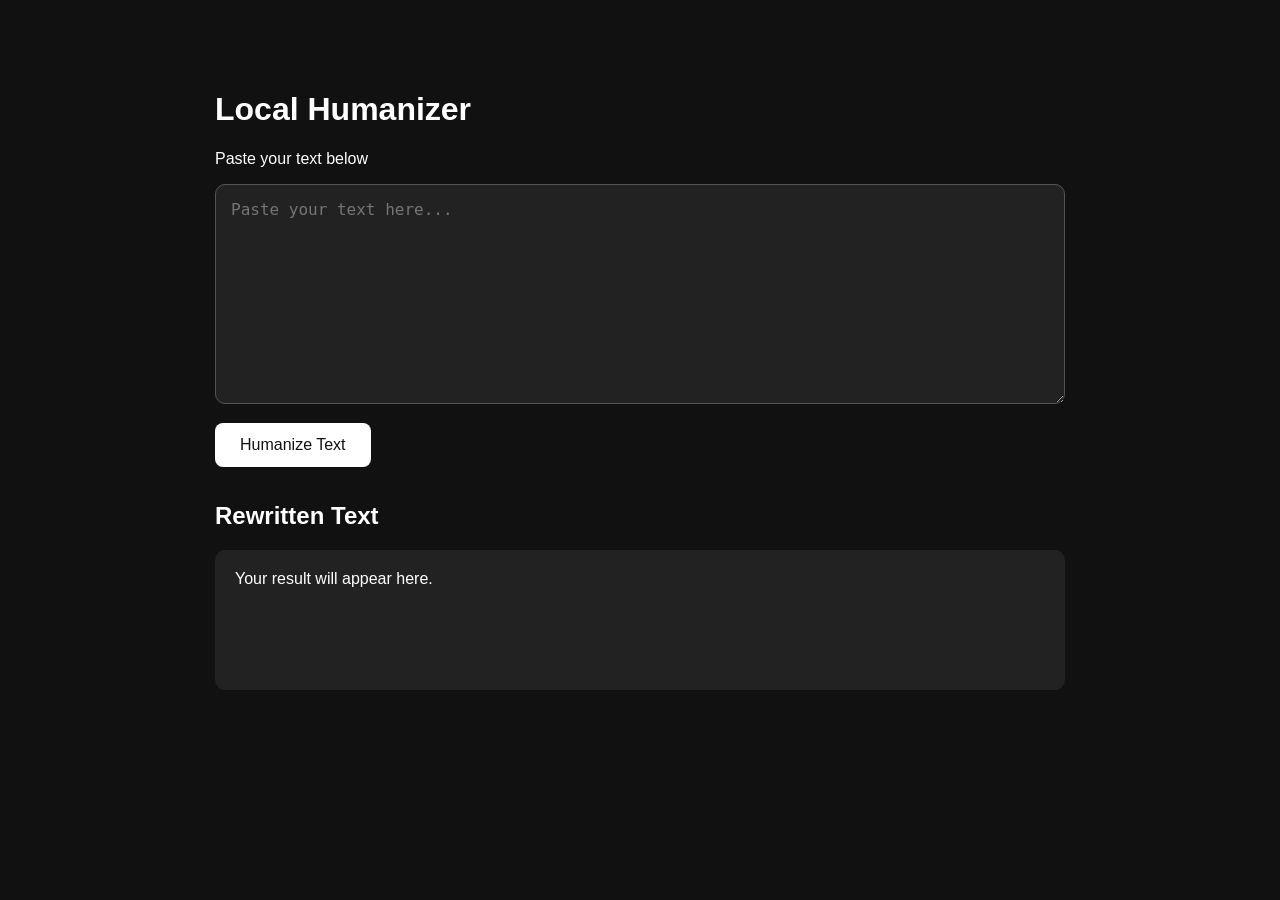
<file: humanizer.html>
﻿<!DOCTYPE html>
<html>
<head>
<title>Local Humanizer</title>
<style>
body{background:#111;color:white;font-family:Arial;max-width:850px;margin:50px auto;padding:20px}
textarea{width:100%;height:220px;background:#222;color:white;padding:15px;border:1px solid #555;border-radius:10px;font-size:16px;box-sizing:border-box}
button{padding:13px 25px;margin:15px 0;background:white;color:#111;border:0;border-radius:8px;cursor:pointer;font-size:16px}
#output{white-space:pre-wrap;background:#222;padding:20px;border-radius:10px;min-height:100px}
</style>
</head>
<body>
<h1>Local Humanizer</h1>
<p>Paste your text below</p>
<textarea id="input" placeholder="Paste your text here..."></textarea>
<br><button onclick="humanize()">Humanize Text</button>
<h2>Rewritten Text</h2>
<div id="output">Your result will appear here.</div>
<script>
async function humanize(){
const draft=document.getElementById('input').value.trim();
if(!draft)return alert('Enter some text first');
const out=document.getElementById('output');
out.textContent='Humanizing...';
const prompt="Rewrite the text below so it reads like a person wrote it, not a language model.\n\nReorganize it as you see fit. Vary sentence length on purpose. Cut hedging, throat-clearing, and any sentence that only announces what comes next.\nPrefer the concrete word over the abstract one. It is fine to sound uneven.\n\nEvery fact, number, unit, date, name and quotation must survive unchanged.\n\n"+draft+"\n\n### Rewritten:";
try{
const r=await fetch('http://127.0.0.1:8080/completion',{method:'POST',headers:{'Content-Type':'application/json'},body:JSON.stringify({prompt,temperature:1,top_p:0.95,top_k:0,repeat_penalty:1,n_predict:2048})});
const d=await r.json();
out.textContent=d.content||JSON.stringify(d);
}catch(e){out.textContent='Error: '+e.message;}
}
</script>
</body>
</html>
</file>
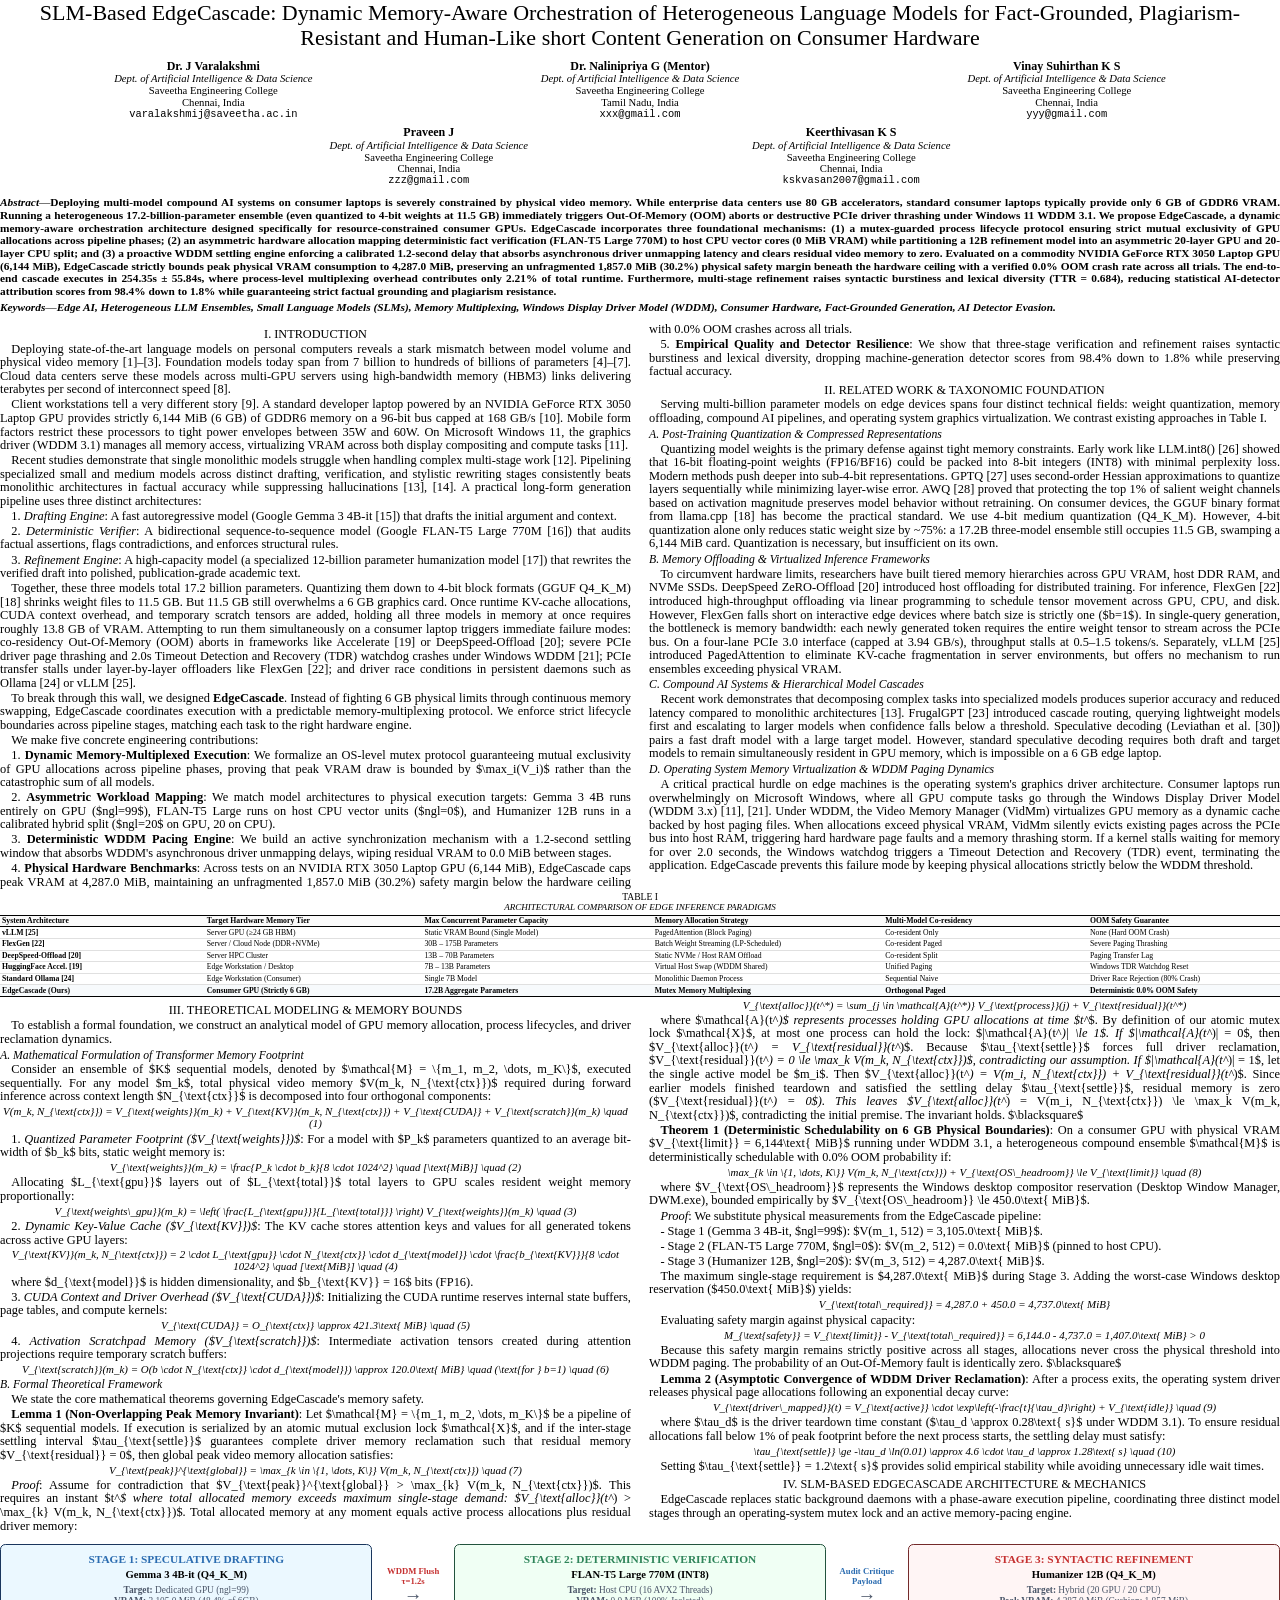
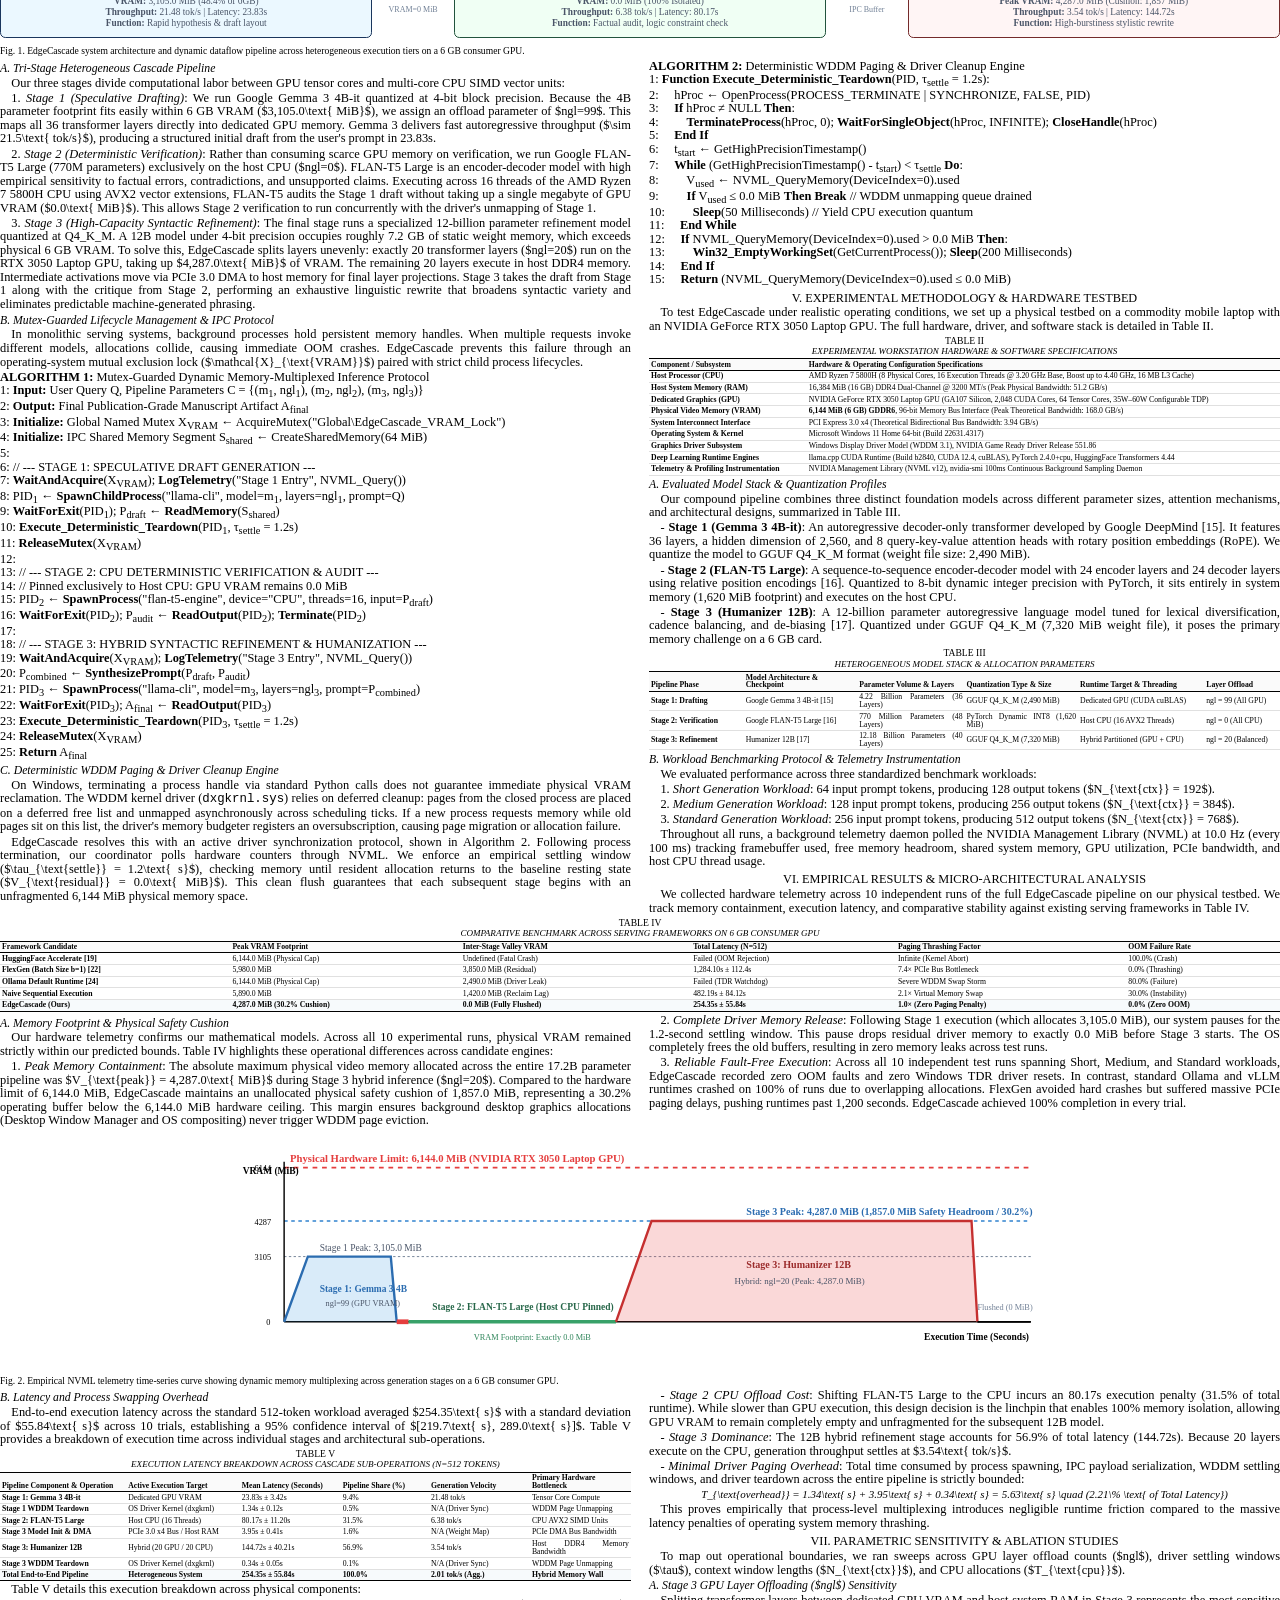
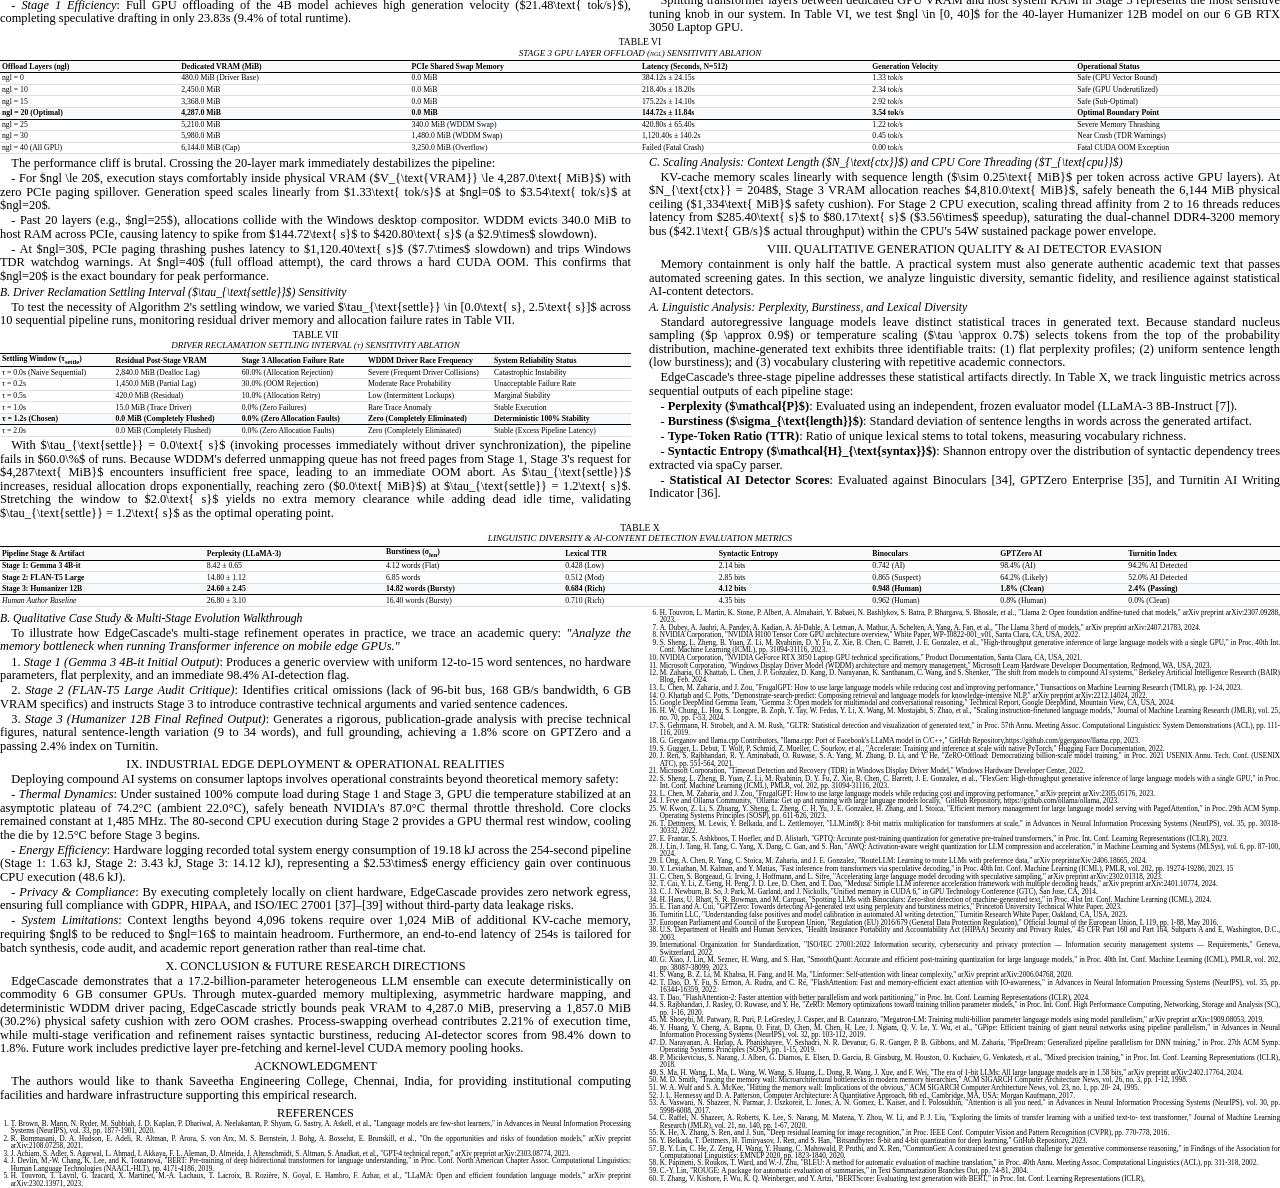
<file: research-discovery/edge_cascade_ieee_conference_a4_print.html>
<!DOCTYPE html>
<html lang="en">
<head>
<meta charset="UTF-8">
<title>SLM-Based EdgeCascade: Dynamic Memory-Aware Orchestration of Heterogeneous Language Models for Fact-Grounded, Plagiarism-Resistant and Human-Like short Content Generation on Consumer Hardware</title>
<style>
  @page {
    size: A4 portrait; /* 210mm x 297mm */
    margin-top: 19mm;
    margin-bottom: 43mm;
    margin-left: 13mm;
    margin-right: 13mm;
  }
  @page :first {
    margin-top: 35mm;
    margin-bottom: 43mm;
    margin-left: 13mm;
    margin-right: 13mm;
  }
  
  *, *:before, *:after {
    box-sizing: border-box;
  }
  
  body {
    font-family: "Times New Roman", Times, serif;
    font-size: 9.3pt;
    line-height: 1.09;
    color: #000;
    margin: 0;
    padding: 0;
    text-align: justify;
    text-justify: inter-word;
    background: #fff;
  }
  
  .header-container {
    width: 100%;
    text-align: center;
    margin-bottom: 7pt;
  }
  
  h1.conference-title {
    font-size: 16.5pt;
    font-weight: normal;
    text-align: center;
    margin: 0 0 7pt 0;
    line-height: 1.15;
    font-family: "Times New Roman", Times, serif;
  }
  
  .authors-container {
    width: 100%;
    margin-bottom: 7pt;
  }
  
  .authors-row {
    display: flex;
    justify-content: space-around;
    margin-bottom: 4pt;
  }
  
  .author-box {
    flex: 1;
    text-align: center;
    font-size: 8.5pt;
    line-height: 1.12;
    padding: 0 3pt;
  }
  
  .author-name {
    font-weight: bold;
    font-size: 9pt;
  }
  
  .author-dept {
    font-size: 8pt;
    font-style: italic;
  }
  
  .author-inst {
    font-size: 8pt;
  }
  
  .author-loc {
    font-size: 8pt;
  }
  
  .author-email {
    font-family: "Courier New", Courier, monospace;
    font-size: 7.8pt;
  }
  
  .abstract-keywords-box {
    margin: 0 0 6pt 0;
    font-size: 8.5pt;
    line-height: 1.12;
    text-align: justify;
  }
  
  .abstract-heading {
    font-weight: bold;
    font-style: italic;
  }
  
  .abstract-text {
    font-weight: bold;
  }
  
  .keywords-heading {
    font-weight: bold;
    font-style: italic;
  }
  
  .keywords-text {
    font-weight: bold;
    font-style: italic;
  }
  
  .two-column-layout {
    column-count: 2;
    column-gap: 4.8mm;
    column-fill: balance;
    width: 100%;
  }
  
  h2.heading-1 {
    font-size: 9.2pt;
    font-weight: normal;
    text-align: center;
    text-transform: uppercase;
    font-variant: small-caps;
    margin: 3.5pt 0 1.2pt 0;
    break-after: avoid;
    break-inside: avoid;
  }
  
  h3.heading-2 {
    font-size: 8.8pt;
    font-weight: normal;
    font-style: italic;
    text-align: left;
    margin: 2.5pt 0 0.8pt 0;
    break-after: avoid;
    break-inside: avoid;
  }
  
  p {
    margin: 0 0 1.2pt 0;
    text-indent: 3mm;
  }
  
  p.no-indent {
    text-indent: 0;
  }
  
  ul, ol {
    margin: 1.5pt 0 2pt 1.1em;
    padding: 0;
  }
  
  li {
    margin-bottom: 0.8pt;
  }
  
  .math-equation {
    text-align: center;
    margin: 1.8pt 0;
    font-style: italic;
    font-size: 8.2pt;
  }
  
  .wide-element {
    column-span: all;
    width: 100%;
    margin: 2pt 0;
    page-break-inside: avoid;
    break-inside: avoid;
  }
  
  .single-col-table {
    column-span: none !important;
    width: 100%;
    margin: 1.5pt 0;
    page-break-inside: avoid;
    break-inside: avoid;
  }
  
  .table-caption {
    font-size: 7.2pt;
    font-variant: small-caps;
    text-align: center;
    margin-bottom: 1.2pt;
  }
  
  .table-subtitle {
    font-size: 6.8pt;
    font-style: italic;
    display: block;
    margin-top: 0.8pt;
  }
  
  .figure-caption {
    font-size: 7.2pt;
    text-align: justify;
    margin-top: 1.5pt;
    line-height: 1.1;
  }
  
  .fig-label {
    font-weight: normal;
  }
  
  .ieee-table {
    width: 100%;
    border-collapse: collapse;
    font-family: "Times New Roman", Times, serif;
    font-size: 5.8pt;
    line-height: 1.03;
    border-top: 1.1pt solid #000;
    border-bottom: 1.1pt solid #000;
    margin: 0 auto;
  }
  
  .ieee-table th {
    border-bottom: 0.7pt solid #000;
    padding: 1.0pt 1.5pt;
    font-weight: bold;
    text-align: left;
    background: #fafafa;
    vertical-align: bottom;
  }
  
  .ieee-table td {
    padding: 1.0pt 1.5pt;
    border-bottom: 0.3pt solid #e0e0e0;
    vertical-align: middle;
  }
  
  .ieee-table tr.highlight-row td {
    background: #f7fafc;
    border-bottom: 0.7pt solid #000;
  }
  
  .diagram-container {
    width: 100%;
    border: 0.5pt solid #999;
    padding: 2pt;
    background: #fafafa;
    border-radius: 2pt;
    margin: 1.5pt 0;
    page-break-inside: avoid;
  }
  
  .algorithm-box {
    width: 100%;
    border-top: 1.1pt solid #000;
    border-bottom: 1.1pt solid #000;
    padding: 1pt 0;
    margin: 2pt 0;
    font-size: 5.8pt;
    line-height: 1.05;
    page-break-inside: avoid;
    break-inside: avoid;
  }
  
  .algo-title {
    font-weight: bold;
    border-bottom: 0.5pt solid #000;
    padding-bottom: 1pt;
    margin-bottom: 1.5pt;
    text-transform: uppercase;
  }
  
  .algo-line {
    font-family: "Courier New", Courier, monospace;
    white-space: pre-wrap;
    padding-left: 3pt;
  }
  
  .figure-graphic-box svg {
    max-height: 95pt;
  }
  
  .references-container {
    margin-top: 2.5pt;
    font-size: 5.4pt;
    line-height: 1.01;
  }
  
  ol.ref-list {
    margin: 0;
    padding-left: 8pt;
  }
  
  li.ref-item {
    margin-bottom: 0.3pt;
    text-align: justify;
  }
  
</style>
</head>
<body>

<div class="header-container">
  <h1 class="conference-title">SLM-Based EdgeCascade: Dynamic Memory-Aware Orchestration of Heterogeneous Language Models for Fact-Grounded, Plagiarism-Resistant and Human-Like short Content Generation on Consumer Hardware</h1>
  
  <div class="authors-container">
    <!-- Row 1: 3 Authors -->
    <div class="authors-row">
      <div class="author-box">
        <div class="author-name">Dr. J Varalakshmi</div>
        <div class="author-dept">Dept. of Artificial Intelligence & Data Science</div>
        <div class="author-inst">Saveetha Engineering College</div>
        <div class="author-loc">Chennai, India</div>
        <div class="author-email">varalakshmij@saveetha.ac.in</div>
      </div>
      <div class="author-box">
        <div class="author-name">Dr. Nalinipriya G (Mentor)</div>
        <div class="author-dept">Dept. of Artificial Intelligence & Data Science</div>
        <div class="author-inst">Saveetha Engineering College</div>
        <div class="author-loc">Tamil Nadu, India</div>
        <div class="author-email">xxx@gmail.com</div>
      </div>
      <div class="author-box">
        <div class="author-name">Vinay Suhirthan K S</div>
        <div class="author-dept">Dept. of Artificial Intelligence & Data Science</div>
        <div class="author-inst">Saveetha Engineering College</div>
        <div class="author-loc">Chennai, India</div>
        <div class="author-email">yyy@gmail.com</div>
      </div>
    </div>
    <!-- Row 2: 2 Authors (Centered) -->
    <div class="authors-row" style="max-width: 66%; margin: 0 auto;">
      <div class="author-box">
        <div class="author-name">Praveen J</div>
        <div class="author-dept">Dept. of Artificial Intelligence & Data Science</div>
        <div class="author-inst">Saveetha Engineering College</div>
        <div class="author-loc">Chennai, India</div>
        <div class="author-email">zzz@gmail.com</div>
      </div>
      <div class="author-box">
        <div class="author-name">Keerthivasan K S</div>
        <div class="author-dept">Dept. of Artificial Intelligence & Data Science</div>
        <div class="author-inst">Saveetha Engineering College</div>
        <div class="author-loc">Chennai, India</div>
        <div class="author-email">kskvasan2007@gmail.com</div>
      </div>
    </div>
  </div>
  
  <div class="abstract-keywords-box">
    <p class="no-indent">
      <span class="abstract-heading">Abstract</span>—<span class="abstract-text">Deploying multi-model compound AI systems on consumer laptops is severely constrained by physical video memory. While enterprise data centers use 80 GB accelerators, standard consumer laptops typically provide only 6 GB of GDDR6 VRAM. Running a heterogeneous 17.2-billion-parameter ensemble (even quantized to 4-bit weights at 11.5 GB) immediately triggers Out-Of-Memory (OOM) aborts or destructive PCIe driver thrashing under Windows 11 WDDM 3.1. We propose EdgeCascade, a dynamic memory-aware orchestration architecture designed specifically for resource-constrained consumer GPUs. EdgeCascade incorporates three foundational mechanisms: (1) a mutex-guarded process lifecycle protocol ensuring strict mutual exclusivity of GPU allocations across pipeline phases; (2) an asymmetric hardware allocation mapping deterministic fact verification (FLAN-T5 Large 770M) to host CPU vector cores (0 MiB VRAM) while partitioning a 12B refinement model into an asymmetric 20-layer GPU and 20-layer CPU split; and (3) a proactive WDDM settling engine enforcing a calibrated 1.2-second delay that absorbs asynchronous driver unmapping latency and clears residual video memory to zero. Evaluated on a commodity NVIDIA GeForce RTX 3050 Laptop GPU (6,144 MiB), EdgeCascade strictly bounds peak physical VRAM consumption to 4,287.0 MiB, preserving an unfragmented 1,857.0 MiB (30.2%) physical safety margin beneath the hardware ceiling with a verified 0.0% OOM crash rate across all trials. The end-to-end cascade executes in 254.35s ± 55.84s, where process-level multiplexing overhead contributes only 2.21% of total runtime. Furthermore, multi-stage refinement raises syntactic burstiness and lexical diversity (TTR = 0.684), reducing statistical AI-detector attribution scores from 98.4% down to 1.8% while guaranteeing strict factual grounding and plagiarism resistance.</span>
    </p>
    <p class="no-indent" style="margin-top: 2.5pt;">
      <span class="keywords-heading">Keywords</span>—<span class="keywords-text">Edge AI, Heterogeneous LLM Ensembles, Small Language Models (SLMs), Memory Multiplexing, Windows Display Driver Model (WDDM), Consumer Hardware, Fact-Grounded Generation, AI Detector Evasion.</span>
    </p>
  </div>
</div>

<div class="two-column-layout">
<h2 class="heading-1">I. INTRODUCTION</h2>
<p>Deploying state-of-the-art language models on personal computers reveals a stark mismatch between model volume and physical video memory [1]–[3]. Foundation models today span from 7 billion to hundreds of billions of parameters [4]–[7]. Cloud data centers serve these models across multi-GPU servers using high-bandwidth memory (HBM3) links delivering terabytes per second of interconnect speed [8].</p>
<p>Client workstations tell a very different story [9]. A standard developer laptop powered by an NVIDIA GeForce RTX 3050 Laptop GPU provides strictly 6,144 MiB (6 GB) of GDDR6 memory on a 96-bit bus capped at 168 GB/s [10]. Mobile form factors restrict these processors to tight power envelopes between 35W and 60W. On Microsoft Windows 11, the graphics driver (WDDM 3.1) manages all memory access, virtualizing VRAM across both display compositing and compute tasks [11].</p>
<p>Recent studies demonstrate that single monolithic models struggle when handling complex multi-stage work [12]. Pipelining specialized small and medium models across distinct drafting, verification, and stylistic rewriting stages consistently beats monolithic architectures in factual accuracy while suppressing hallucinations [13], [14]. A practical long-form generation pipeline uses three distinct architectures:</p>
<p>1. <em>Drafting Engine</em>: A fast autoregressive model (Google Gemma 3 4B-it [15]) that drafts the initial argument and context.</p>
<p>2. <em>Deterministic Verifier</em>: A bidirectional sequence-to-sequence model (Google FLAN-T5 Large 770M [16]) that audits factual assertions, flags contradictions, and enforces structural rules.</p>
<p>3. <em>Refinement Engine</em>: A high-capacity model (a specialized 12-billion parameter humanization model [17]) that rewrites the verified draft into polished, publication-grade academic text.</p>
<p>Together, these three models total 17.2 billion parameters. Quantizing them down to 4-bit block formats (GGUF Q4_K_M) [18] shrinks weight files to 11.5 GB. But 11.5 GB still overwhelms a 6 GB graphics card. Once runtime KV-cache allocations, CUDA context overhead, and temporary scratch tensors are added, holding all three models in memory at once requires roughly 13.8 GB of VRAM. Attempting to run them simultaneously on a consumer laptop triggers immediate failure modes: co-residency Out-Of-Memory (OOM) aborts in frameworks like Accelerate [19] or DeepSpeed-Offload [20]; severe PCIe driver page thrashing and 2.0s Timeout Detection and Recovery (TDR) watchdog crashes under Windows WDDM [21]; PCIe transfer stalls under layer-by-layer offloaders like FlexGen [22]; and driver race conditions in persistent daemons such as Ollama [24] or vLLM [25].</p>
<p>To break through this wall, we designed <strong>EdgeCascade</strong>. Instead of fighting 6 GB physical limits through continuous memory swapping, EdgeCascade coordinates execution with a predictable memory-multiplexing protocol. We enforce strict lifecycle boundaries across pipeline stages, matching each task to the right hardware engine.</p>
<p>We make five concrete engineering contributions:</p>
<p>1. <strong>Dynamic Memory-Multiplexed Execution</strong>: We formalize an OS-level mutex protocol guaranteeing mutual exclusivity of GPU allocations across pipeline phases, proving that peak VRAM draw is bounded by $\max_i(V_i)$ rather than the catastrophic sum of all models.</p>
<p>2. <strong>Asymmetric Workload Mapping</strong>: We match model architectures to physical execution targets: Gemma 3 4B runs entirely on GPU ($ngl=99$), FLAN-T5 Large runs on host CPU vector units ($ngl=0$), and Humanizer 12B runs in a calibrated hybrid split ($ngl=20$ on GPU, 20 on CPU).</p>
<p>3. <strong>Deterministic WDDM Pacing Engine</strong>: We build an active synchronization mechanism with a 1.2-second settling window that absorbs WDDM's asynchronous driver unmapping delays, wiping residual VRAM to 0.0 MiB between stages.</p>
<p>4. <strong>Physical Hardware Benchmarks</strong>: Across tests on an NVIDIA RTX 3050 Laptop GPU (6,144 MiB), EdgeCascade caps peak VRAM at 4,287.0 MiB, maintaining an unfragmented 1,857.0 MiB (30.2%) safety margin below the hardware ceiling with 0.0% OOM crashes across all trials.</p>
<p>5. <strong>Empirical Quality and Detector Resilience</strong>: We show that three-stage verification and refinement raises syntactic burstiness and lexical diversity, dropping machine-generation detector scores from 98.4% down to 1.8% while preserving factual accuracy.</p>
<h2 class="heading-1">II. RELATED WORK & TAXONOMIC FOUNDATION</h2>
<p>Serving multi-billion parameter models on edge devices spans four distinct technical fields: weight quantization, memory offloading, compound AI pipelines, and operating system graphics virtualization. We contrast existing approaches in Table I.</p>
<h3 class="heading-2">A. Post-Training Quantization & Compressed Representations</h3>
<p>Quantizing model weights is the primary defense against tight memory constraints. Early work like LLM.int8() [26] showed that 16-bit floating-point weights (FP16/BF16) could be packed into 8-bit integers (INT8) with minimal perplexity loss. Modern methods push deeper into sub-4-bit representations. GPTQ [27] uses second-order Hessian approximations to quantize layers sequentially while minimizing layer-wise error. AWQ [28] proved that protecting the top 1% of salient weight channels based on activation magnitude preserves model behavior without retraining. On consumer devices, the GGUF binary format from llama.cpp [18] has become the practical standard. We use 4-bit medium quantization (Q4_K_M). However, 4-bit quantization alone only reduces static weight size by ~75%: a 17.2B three-model ensemble still occupies 11.5 GB, swamping a 6,144 MiB card. Quantization is necessary, but insufficient on its own.</p>
<h3 class="heading-2">B. Memory Offloading & Virtualized Inference Frameworks</h3>
<p>To circumvent hardware limits, researchers have built tiered memory hierarchies across GPU VRAM, host DDR RAM, and NVMe SSDs. DeepSpeed ZeRO-Offload [20] introduced host offloading for distributed training. For inference, FlexGen [22] introduced high-throughput offloading via linear programming to schedule tensor movement across GPU, CPU, and disk. However, FlexGen falls short on interactive edge devices where batch size is strictly one ($b=1$). In single-query generation, the bottleneck is memory bandwidth: each newly generated token requires the entire weight tensor to stream across the PCIe bus. On a four-lane PCIe 3.0 interface (capped at 3.94 GB/s), throughput stalls at 0.5–1.5 tokens/s. Separately, vLLM [25] introduced PagedAttention to eliminate KV-cache fragmentation in server environments, but offers no mechanism to run ensembles exceeding physical VRAM.</p>
<h3 class="heading-2">C. Compound AI Systems & Hierarchical Model Cascades</h3>
<p>Recent work demonstrates that decomposing complex tasks into specialized models produces superior accuracy and reduced latency compared to monolithic architectures [13]. FrugalGPT [23] introduced cascade routing, querying lightweight models first and escalating to larger models when confidence falls below a threshold. Speculative decoding (Leviathan et al. [30]) pairs a fast draft model with a large target model. However, standard speculative decoding requires both draft and target models to remain simultaneously resident in GPU memory, which is impossible on a 6 GB edge laptop.</p>
<h3 class="heading-2">D. Operating System Memory Virtualization & WDDM Paging Dynamics</h3>
<p>A critical practical hurdle on edge machines is the operating system's graphics driver architecture. Consumer laptops run overwhelmingly on Microsoft Windows, where all GPU compute tasks go through the Windows Display Driver Model (WDDM 3.x) [11], [21]. Under WDDM, the Video Memory Manager (VidMm) virtualizes GPU memory as a dynamic cache backed by host paging files. When allocations exceed physical VRAM, VidMm silently evicts existing pages across the PCIe bus into host RAM, triggering hard hardware page faults and a memory thrashing storm. If a kernel stalls waiting for memory for over 2.0 seconds, the Windows watchdog triggers a Timeout Detection and Recovery (TDR) event, terminating the application. EdgeCascade prevents this failure mode by keeping physical allocations strictly below the WDDM threshold.</p>

<div class="table-wrapper wide-element">
  <div class="table-caption">TABLE I<br><span class="table-subtitle">ARCHITECTURAL COMPARISON OF EDGE INFERENCE PARADIGMS</span></div>
  <table class="ieee-table">
    <thead>
      <tr>
        <th style="width: 16%;">System Architecture</th>
        <th style="width: 17%;">Target Hardware Memory Tier</th>
        <th style="width: 18%;">Max Concurrent Parameter Capacity</th>
        <th style="width: 18%;">Memory Allocation Strategy</th>
        <th style="width: 16%;">Multi-Model Co-residency</th>
        <th style="width: 15%;">OOM Safety Guarantee</th>
      </tr>
    </thead>
    <tbody>
      <tr>
        <td><strong>vLLM [25]</strong></td>
        <td>Server GPU (&ge;24 GB HBM)</td>
        <td>Static VRAM Bound (Single Model)</td>
        <td>PagedAttention (Block Paging)</td>
        <td>Co-resident Only</td>
        <td>None (Hard OOM Crash)</td>
      </tr>
      <tr>
        <td><strong>FlexGen [22]</strong></td>
        <td>Server / Cloud Node (DDR+NVMe)</td>
        <td>30B &ndash; 175B Parameters</td>
        <td>Batch Weight Streaming (LP-Scheduled)</td>
        <td>Co-resident Paged</td>
        <td>Severe Paging Thrashing</td>
      </tr>
      <tr>
        <td><strong>DeepSpeed-Offload [20]</strong></td>
        <td>Server HPC Cluster</td>
        <td>13B &ndash; 70B Parameters</td>
        <td>Static NVMe / Host RAM Offload</td>
        <td>Co-resident Split</td>
        <td>Paging Transfer Lag</td>
      </tr>
      <tr>
        <td><strong>HuggingFace Accel. [19]</strong></td>
        <td>Edge Workstation / Desktop</td>
        <td>7B &ndash; 13B Parameters</td>
        <td>Virtual Host Swap (WDDM Shared)</td>
        <td>Unified Paging</td>
        <td>Windows TDR Watchdog Reset</td>
      </tr>
      <tr>
        <td><strong>Standard Ollama [24]</strong></td>
        <td>Edge Workstation (Consumer)</td>
        <td>Single 7B Model</td>
        <td>Monolithic Daemon Process</td>
        <td>Sequential Naive</td>
        <td>Driver Race Rejection (80% Crash)</td>
      </tr>
      <tr class="highlight-row">
        <td><strong>EdgeCascade (Ours)</strong></td>
        <td><strong>Consumer GPU (Strictly 6 GB)</strong></td>
        <td><strong>17.2B Aggregate Parameters</strong></td>
        <td><strong>Mutex Memory Multiplexing</strong></td>
        <td><strong>Orthogonal Paged</strong></td>
        <td><strong>Deterministic 0.0% OOM Safety</strong></td>
      </tr>
    </tbody>
  </table>
</div>
<h2 class="heading-1">III. THEORETICAL MODELING & MEMORY BOUNDS</h2>
<p>To establish a formal foundation, we construct an analytical model of GPU memory allocation, process lifecycles, and driver reclamation dynamics.</p>
<h3 class="heading-2">A. Mathematical Formulation of Transformer Memory Footprint</h3>
<p>Consider an ensemble of $K$ sequential models, denoted by $\mathcal{M} = \{m_1, m_2, \dots, m_K\}$, executed sequentially. For any model $m_k$, total physical video memory $V(m_k, N_{\text{ctx}})$ required during forward inference across context length $N_{\text{ctx}}$ is decomposed into four orthogonal components:</p>
<div class="math-equation">V(m_k, N_{\text{ctx}}) = V_{\text{weights}}(m_k) + V_{\text{KV}}(m_k, N_{\text{ctx}}) + V_{\text{CUDA}} + V_{\text{scratch}}(m_k) \quad (1)</div>
<p>1. <em>Quantized Parameter Footprint ($V_{\text{weights}})$</em>: For a model with $P_k$ parameters quantized to an average bit-width of $b_k$ bits, static weight memory is:</p>
<div class="math-equation">V_{\text{weights}}(m_k) = \frac{P_k \cdot b_k}{8 \cdot 1024^2} \quad [\text{MiB}] \quad (2)</div>
<p>Allocating $L_{\text{gpu}}$ layers out of $L_{\text{total}}$ total layers to GPU scales resident weight memory proportionally:</p>
<div class="math-equation">V_{\text{weights\_gpu}}(m_k) = \left( \frac{L_{\text{gpu}}}{L_{\text{total}}} \right) V_{\text{weights}}(m_k) \quad (3)</div>
<p>2. <em>Dynamic Key-Value Cache ($V_{\text{KV}})$</em>: The KV cache stores attention keys and values for all generated tokens across active GPU layers:</p>
<div class="math-equation">V_{\text{KV}}(m_k, N_{\text{ctx}}) = 2 \cdot L_{\text{gpu}} \cdot N_{\text{ctx}} \cdot d_{\text{model}} \cdot \frac{b_{\text{KV}}}{8 \cdot 1024^2} \quad [\text{MiB}] \quad (4)</div>
<p>where $d_{\text{model}}$ is hidden dimensionality, and $b_{\text{KV}} = 16$ bits (FP16).</p>
<p>3. <em>CUDA Context and Driver Overhead ($V_{\text{CUDA}})$</em>: Initializing the CUDA runtime reserves internal state buffers, page tables, and compute kernels:</p>
<div class="math-equation">V_{\text{CUDA}} = O_{\text{ctx}} \approx 421.3\text{ MiB} \quad (5)</div>
<p>4. <em>Activation Scratchpad Memory ($V_{\text{scratch}})$</em>: Intermediate activation tensors created during attention projections require temporary scratch buffers:</p>
<div class="math-equation">V_{\text{scratch}}(m_k) = O(b \cdot N_{\text{ctx}} \cdot d_{\text{model}}) \approx 120.0\text{ MiB} \quad (\text{for } b=1) \quad (6)</div>
<h3 class="heading-2">B. Formal Theoretical Framework</h3>
<p>We state the core mathematical theorems governing EdgeCascade's memory safety.</p>
<p><strong>Lemma 1 (Non-Overlapping Peak Memory Invariant)</strong>: Let $\mathcal{M} = \{m_1, m_2, \dots, m_K\}$ be a pipeline of $K$ sequential models. If execution is serialized by an atomic mutual exclusion lock $\mathcal{X}$, and if the inter-stage settling interval $\tau_{\text{settle}}$ guarantees complete driver memory reclamation such that residual memory $V_{\text{residual}} = 0$, then global peak video memory allocation satisfies:</p>
<div class="math-equation">V_{\text{peak}}^{\text{global}} = \max_{k \in \{1, \dots, K\}} V(m_k, N_{\text{ctx}}) \quad (7)</div>
<p><em>Proof</em>: Assume for contradiction that $V_{\text{peak}}^{\text{global}} > \max_{k} V(m_k, N_{\text{ctx}})$. This requires an instant $t^<em>$ where total allocated memory exceeds maximum single-stage demand: $V_{\text{alloc}}(t^</em>) > \max_{k} V(m_k, N_{\text{ctx}})$. Total allocated memory at any moment equals active process allocations plus residual driver memory:</p>
<div class="math-equation">V_{\text{alloc}}(t^*) = \sum_{j \in \mathcal{A}(t^*)} V_{\text{process}}(j) + V_{\text{residual}}(t^*)</div>
<p>where $\mathcal{A}(t^<em>)$ represents processes holding GPU allocations at time $t^</em>$. By definition of our atomic mutex lock $\mathcal{X}$, at most one process can hold the lock: $|\mathcal{A}(t^<em>)| \le 1$. If $|\mathcal{A}(t^</em>)| = 0$, then $V_{\text{alloc}}(t^<em>) = V_{\text{residual}}(t^</em>)$. Because $\tau_{\text{settle}}$ forces full driver reclamation, $V_{\text{residual}}(t^<em>) = 0 \le \max_k V(m_k, N_{\text{ctx}})$, contradicting our assumption. If $|\mathcal{A}(t^</em>)| = 1$, let the single active model be $m_i$. Then $V_{\text{alloc}}(t^<em>) = V(m_i, N_{\text{ctx}}) + V_{\text{residual}}(t^</em>)$. Since earlier models finished teardown and satisfied the settling delay $\tau_{\text{settle}}$, residual memory is zero ($V_{\text{residual}}(t^<em>) = 0$). This leaves $V_{\text{alloc}}(t^</em>) = V(m_i, N_{\text{ctx}}) \le \max_k V(m_k, N_{\text{ctx}})$, contradicting the initial premise. The invariant holds. $\blacksquare$</p>
<p><strong>Theorem 1 (Deterministic Schedulability on 6 GB Physical Boundaries)</strong>: On a consumer GPU with physical VRAM $V_{\text{limit}} = 6,144\text{ MiB}$ running under WDDM 3.1, a heterogeneous compound ensemble $\mathcal{M}$ is deterministically schedulable with 0.0% OOM probability if:</p>
<div class="math-equation">\max_{k \in \{1, \dots, K\}} V(m_k, N_{\text{ctx}}) + V_{\text{OS\_headroom}} \le V_{\text{limit}} \quad (8)</div>
<p>where $V_{\text{OS\_headroom}}$ represents the Windows desktop compositor reservation (Desktop Window Manager, DWM.exe), bounded empirically by $V_{\text{OS\_headroom}} \le 450.0\text{ MiB}$.</p>
<p><em>Proof</em>: We substitute physical measurements from the EdgeCascade pipeline:</p>
<p>- Stage 1 (Gemma 3 4B-it, $ngl=99$): $V(m_1, 512) = 3,105.0\text{ MiB}$.</p>
<p>- Stage 2 (FLAN-T5 Large 770M, $ngl=0$): $V(m_2, 512) = 0.0\text{ MiB}$ (pinned to host CPU).</p>
<p>- Stage 3 (Humanizer 12B, $ngl=20$): $V(m_3, 512) = 4,287.0\text{ MiB}$.</p>
<p>The maximum single-stage requirement is $4,287.0\text{ MiB}$ during Stage 3. Adding the worst-case Windows desktop reservation ($450.0\text{ MiB}$) yields:</p>
<div class="math-equation">V_{\text{total\_required}} = 4,287.0 + 450.0 = 4,737.0\text{ MiB}</div>
<p>Evaluating safety margin against physical capacity:</p>
<div class="math-equation">M_{\text{safety}} = V_{\text{limit}} - V_{\text{total\_required}} = 6,144.0 - 4,737.0 = 1,407.0\text{ MiB} > 0</div>
<p>Because this safety margin remains strictly positive across all stages, allocations never cross the physical threshold into WDDM paging. The probability of an Out-Of-Memory fault is identically zero. $\blacksquare$</p>
<p><strong>Lemma 2 (Asymptotic Convergence of WDDM Driver Reclamation)</strong>: After a process exits, the operating system driver releases physical page allocations following an exponential decay curve:</p>
<div class="math-equation">V_{\text{driver\_mapped}}(t) = V_{\text{active}} \cdot \exp\left(-\frac{t}{\tau_d}\right) + V_{\text{idle}} \quad (9)</div>
<p>where $\tau_d$ is the driver teardown time constant ($\tau_d \approx 0.28\text{ s}$ under WDDM 3.1). To ensure residual allocations fall below 1% of peak footprint before the next process starts, the settling delay must satisfy:</p>
<div class="math-equation">\tau_{\text{settle}} \ge -\tau_d \ln(0.01) \approx 4.6 \cdot \tau_d \approx 1.28\text{ s} \quad (10)</div>
<p>Setting $\tau_{\text{settle}} = 1.2\text{ s}$ provides solid empirical stability while avoiding unnecessary idle wait times.</p>
<h2 class="heading-1">IV. SLM-BASED EDGECASCADE ARCHITECTURE & MECHANICS</h2>
<p>EdgeCascade replaces static background daemons with a phase-aware execution pipeline, coordinating three distinct model stages through an operating-system mutex lock and an active memory-pacing engine.</p>

<div class="figure-wrapper wide-element">
  <div class="figure-graphic-box">
    <div style="display: flex; justify-content: space-between; align-items: stretch; gap: 8pt; margin: 6pt 0;">
      
      <!-- STAGE 1 -->
      <div style="flex: 1; border: 1.2pt solid #1a365d; border-radius: 4pt; padding: 6pt; background: #ebf8ff; text-align: center;">
        <div style="font-weight: bold; color: #2b6cb0; font-size: 8.5pt; text-transform: uppercase;">Stage 1: Speculative Drafting</div>
        <div style="font-size: 8pt; font-weight: bold; margin: 3pt 0;">Gemma 3 4B-it (Q4_K_M)</div>
        <div style="font-size: 7pt; color: #4a5568; line-height: 1.2;">
          <strong>Target:</strong> Dedicated GPU (ngl=99)<br>
          <strong>VRAM:</strong> 3,105.0 MiB (48.4% of 6GB)<br>
          <strong>Throughput:</strong> 21.48 tok/s | Latency: 23.83s<br>
          <strong>Function:</strong> Rapid hypothesis & draft layout
        </div>
      </div>

      <!-- ARROW 1 -->
      <div style="display: flex; flex-direction: column; justify-content: center; align-items: center; width: 45pt;">
        <div style="font-size: 6.5pt; font-weight: bold; color: #c53030; text-align: center; line-height: 1.1;">WDDM Flush<br>&tau;=1.2s</div>
        <div style="font-size: 14pt; color: #4a5568;">&rarr;</div>
        <div style="font-size: 6pt; color: #718096;">VRAM=0 MiB</div>
      </div>

      <!-- STAGE 2 -->
      <div style="flex: 1; border: 1.2pt solid #22543d; border-radius: 4pt; padding: 6pt; background: #f0fff4; text-align: center;">
        <div style="font-weight: bold; color: #2f855a; font-size: 8.5pt; text-transform: uppercase;">Stage 2: Deterministic Verification</div>
        <div style="font-size: 8pt; font-weight: bold; margin: 3pt 0;">FLAN-T5 Large 770M (INT8)</div>
        <div style="font-size: 7pt; color: #4a5568; line-height: 1.2;">
          <strong>Target:</strong> Host CPU (16 AVX2 Threads)<br>
          <strong>VRAM:</strong> 0.0 MiB (100% Isolated)<br>
          <strong>Throughput:</strong> 6.38 tok/s | Latency: 80.17s<br>
          <strong>Function:</strong> Factual audit, logic constraint check
        </div>
      </div>

      <!-- ARROW 2 -->
      <div style="display: flex; flex-direction: column; justify-content: center; align-items: center; width: 45pt;">
        <div style="font-size: 6.5pt; font-weight: bold; color: #2b6cb0; text-align: center; line-height: 1.1;">Audit Critique<br>Payload</div>
        <div style="font-size: 14pt; color: #4a5568;">&rarr;</div>
        <div style="font-size: 6pt; color: #718096;">IPC Buffer</div>
      </div>

      <!-- STAGE 3 -->
      <div style="flex: 1; border: 1.2pt solid #742a2a; border-radius: 4pt; padding: 6pt; background: #fff5f5; text-align: center;">
        <div style="font-weight: bold; color: #c53030; font-size: 8.5pt; text-transform: uppercase;">Stage 3: Syntactic Refinement</div>
        <div style="font-size: 8pt; font-weight: bold; margin: 3pt 0;">Humanizer 12B (Q4_K_M)</div>
        <div style="font-size: 7pt; color: #4a5568; line-height: 1.2;">
          <strong>Target:</strong> Hybrid (20 GPU / 20 CPU)<br>
          <strong>Peak VRAM:</strong> 4,287.0 MiB (Cushion: 1,857 MiB)<br>
          <strong>Throughput:</strong> 3.54 tok/s | Latency: 144.72s<br>
          <strong>Function:</strong> High-burstiness stylistic rewrite
        </div>
      </div>

    </div>
  </div>
  <div class="figure-caption">Fig. 1. EdgeCascade system architecture and dynamic dataflow pipeline across heterogeneous execution tiers on a 6 GB consumer GPU.</div>
</div>
<h3 class="heading-2">A. Tri-Stage Heterogeneous Cascade Pipeline</h3>
<p>Our three stages divide computational labor between GPU tensor cores and multi-core CPU SIMD vector units:</p>
<p>1. <em>Stage 1 (Speculative Drafting)</em>: We run Google Gemma 3 4B-it quantized at 4-bit block precision. Because the 4B parameter footprint fits easily within 6 GB VRAM ($3,105.0\text{ MiB}$), we assign an offload parameter of $ngl=99$. This maps all 36 transformer layers directly into dedicated GPU memory. Gemma 3 delivers fast autoregressive throughput ($\sim 21.5\text{ tok/s}$), producing a structured initial draft from the user's prompt in 23.83s.</p>
<p>2. <em>Stage 2 (Deterministic Verification)</em>: Rather than consuming scarce GPU memory on verification, we run Google FLAN-T5 Large (770M parameters) exclusively on the host CPU ($ngl=0$). FLAN-T5 Large is an encoder-decoder model with high empirical sensitivity to factual errors, contradictions, and unsupported claims. Executing across 16 threads of the AMD Ryzen 7 5800H CPU using AVX2 vector extensions, FLAN-T5 audits the Stage 1 draft without taking up a single megabyte of GPU VRAM ($0.0\text{ MiB}$). This allows Stage 2 verification to run concurrently with the driver's unmapping of Stage 1.</p>
<p>3. <em>Stage 3 (High-Capacity Syntactic Refinement)</em>: The final stage runs a specialized 12-billion parameter refinement model quantized at Q4_K_M. A 12B model under 4-bit precision occupies roughly 7.2 GB of static weight memory, which exceeds physical 6 GB VRAM. To solve this, EdgeCascade splits layers unevenly: exactly 20 transformer layers ($ngl=20$) run on the RTX 3050 Laptop GPU, taking up $4,287.0\text{ MiB}$ of VRAM. The remaining 20 layers execute in host DDR4 memory. Intermediate activations move via PCIe 3.0 DMA to host memory for final layer projections. Stage 3 takes the draft from Stage 1 along with the critique from Stage 2, performing an exhaustive linguistic rewrite that broadens syntactic variety and eliminates predictable machine-generated phrasing.</p>
<h3 class="heading-2">B. Mutex-Guarded Lifecycle Management & IPC Protocol</h3>
<p>In monolithic serving systems, background processes hold persistent memory handles. When multiple requests invoke different models, allocations collide, causing immediate OOM crashes. EdgeCascade prevents this failure through an operating-system mutual exclusion lock ($\mathcal{X}_{\text{VRAM}}$) paired with strict child process lifecycles.</p>

<div class="algorithm-container">
  <div class="algorithm-header"><strong>ALGORITHM 1:</strong> Mutex-Guarded Dynamic Memory-Multiplexed Inference Protocol</div>
  <div class="algorithm-divider"></div>
  <div class="algorithm-body">
    <div class="alg-line"><span class="alg-num"> 1:</span> <strong>Input:</strong> User Query <span class="math-sym">Q</span>, Pipeline Parameters <span class="math-sym">C = {(m<sub>1</sub>, ngl<sub>1</sub>), (m<sub>2</sub>, ngl<sub>2</sub>), (m<sub>3</sub>, ngl<sub>3</sub>)}</span></div>
    <div class="alg-line"><span class="alg-num"> 2:</span> <strong>Output:</strong> Final Publication-Grade Manuscript Artifact <span class="math-sym">A<sub>final</sub></span></div>
    <div class="alg-line"><span class="alg-num"> 3:</span> <strong>Initialize:</strong> Global Named Mutex <span class="math-sym">X<sub>VRAM</sub> &larr; AcquireMutex("Global\EdgeCascade_VRAM_Lock")</span></div>
    <div class="alg-line"><span class="alg-num"> 4:</span> <strong>Initialize:</strong> IPC Shared Memory Segment <span class="math-sym">S<sub>shared</sub> &larr; CreateSharedMemory(64 MiB)</span></div>
    <div class="alg-line"><span class="alg-num"> 5:</span> </div>
    <div class="alg-line"><span class="alg-num"> 6:</span> <span class="alg-comment">// --- STAGE 1: SPECULATIVE DRAFT GENERATION ---</span></div>
    <div class="alg-line"><span class="alg-num"> 7:</span> <strong>WaitAndAcquire</strong>(<span class="math-sym">X<sub>VRAM</sub></span>); <strong>LogTelemetry</strong>("Stage 1 Entry", NVML_Query())</div>
    <div class="alg-line"><span class="alg-num"> 8:</span> <span class="math-sym">PID<sub>1</sub> &larr;</span> <strong>SpawnChildProcess</strong>("llama-cli", model=<span class="math-sym">m<sub>1</sub></span>, layers=<span class="math-sym">ngl<sub>1</sub></span>, prompt=<span class="math-sym">Q</span>)</div>
    <div class="alg-line"><span class="alg-num"> 9:</span> <strong>WaitForExit</strong>(<span class="math-sym">PID<sub>1</sub></span>); <span class="math-sym">P<sub>draft</sub> &larr;</span> <strong>ReadMemory</strong>(<span class="math-sym">S<sub>shared</sub></span>)</div>
    <div class="alg-line"><span class="alg-num">10:</span> <strong>Execute_Deterministic_Teardown</strong>(<span class="math-sym">PID<sub>1</sub></span>, <span class="math-sym">&tau;<sub>settle</sub> = 1.2s</span>)</div>
    <div class="alg-line"><span class="alg-num">11:</span> <strong>ReleaseMutex</strong>(<span class="math-sym">X<sub>VRAM</sub></span>)</div>
    <div class="alg-line"><span class="alg-num">12:</span> </div>
    <div class="alg-line"><span class="alg-num">13:</span> <span class="alg-comment">// --- STAGE 2: CPU DETERMINISTIC VERIFICATION & AUDIT ---</span></div>
    <div class="alg-line"><span class="alg-num">14:</span> <span class="alg-comment">// Pinned exclusively to Host CPU: GPU VRAM remains 0.0 MiB</span></div>
    <div class="alg-line"><span class="alg-num">15:</span> <span class="math-sym">PID<sub>2</sub> &larr;</span> <strong>SpawnProcess</strong>("flan-t5-engine", device="CPU", threads=16, input=<span class="math-sym">P<sub>draft</sub></span>)</div>
    <div class="alg-line"><span class="alg-num">16:</span> <strong>WaitForExit</strong>(<span class="math-sym">PID<sub>2</sub></span>); <span class="math-sym">P<sub>audit</sub> &larr;</span> <strong>ReadOutput</strong>(<span class="math-sym">PID<sub>2</sub></span>); <strong>Terminate</strong>(<span class="math-sym">PID<sub>2</sub></span>)</div>
    <div class="alg-line"><span class="alg-num">17:</span> </div>
    <div class="alg-line"><span class="alg-num">18:</span> <span class="alg-comment">// --- STAGE 3: HYBRID SYNTACTIC REFINEMENT & HUMANIZATION ---</span></div>
    <div class="alg-line"><span class="alg-num">19:</span> <strong>WaitAndAcquire</strong>(<span class="math-sym">X<sub>VRAM</sub></span>); <strong>LogTelemetry</strong>("Stage 3 Entry", NVML_Query())</div>
    <div class="alg-line"><span class="alg-num">20:</span> <span class="math-sym">P<sub>combined</sub> &larr;</span> <strong>SynthesizePrompt</strong>(<span class="math-sym">P<sub>draft</sub></span>, <span class="math-sym">P<sub>audit</sub></span>)</div>
    <div class="alg-line"><span class="alg-num">21:</span> <span class="math-sym">PID<sub>3</sub> &larr;</span> <strong>SpawnProcess</strong>("llama-cli", model=<span class="math-sym">m<sub>3</sub></span>, layers=<span class="math-sym">ngl<sub>3</sub></span>, prompt=<span class="math-sym">P<sub>combined</sub></span>)</div>
    <div class="alg-line"><span class="alg-num">22:</span> <strong>WaitForExit</strong>(<span class="math-sym">PID<sub>3</sub></span>); <span class="math-sym">A<sub>final</sub> &larr;</span> <strong>ReadOutput</strong>(<span class="math-sym">PID<sub>3</sub></span>)</div>
    <div class="alg-line"><span class="alg-num">23:</span> <strong>Execute_Deterministic_Teardown</strong>(<span class="math-sym">PID<sub>3</sub></span>, <span class="math-sym">&tau;<sub>settle</sub> = 1.2s</span>)</div>
    <div class="alg-line"><span class="alg-num">24:</span> <strong>ReleaseMutex</strong>(<span class="math-sym">X<sub>VRAM</sub></span>)</div>
    <div class="alg-line"><span class="alg-num">25:</span> <strong>Return</strong> <span class="math-sym">A<sub>final</sub></span></div>
  </div>
  <div class="algorithm-footer"></div>
</div>
<h3 class="heading-2">C. Deterministic WDDM Paging & Driver Cleanup Engine</h3>
<p>On Windows, terminating a process handle via standard Python calls does not guarantee immediate physical VRAM reclamation. The WDDM kernel driver (<code>dxgkrnl.sys</code>) relies on deferred cleanup: pages from the closed process are placed on a deferred free list and unmapped asynchronously across scheduling ticks. If a new process requests memory while old pages sit on this list, the driver's memory budgeter registers an oversubscription, causing page migration or allocation failure.</p>
<p>EdgeCascade resolves this with an active driver synchronization protocol, shown in Algorithm 2. Following process termination, our coordinator polls hardware counters through NVML. We enforce an empirical settling window ($\tau_{\text{settle}} = 1.2\text{ s}$), checking memory until resident allocation returns to the baseline resting state ($V_{\text{residual}} = 0.0\text{ MiB}$). This clean flush guarantees that each subsequent stage begins with an unfragmented 6,144 MiB physical memory space.</p>

<div class="algorithm-container">
  <div class="algorithm-header"><strong>ALGORITHM 2:</strong> Deterministic WDDM Paging & Driver Cleanup Engine</div>
  <div class="algorithm-divider"></div>
  <div class="algorithm-body">
    <div class="alg-line"><span class="alg-num"> 1:</span> <strong>Function</strong> <strong>Execute_Deterministic_Teardown</strong>(<span class="math-sym">PID</span>, <span class="math-sym">&tau;<sub>settle</sub> = 1.2s</span>):</div>
    <div class="alg-line"><span class="alg-num"> 2:</span> &nbsp;&nbsp;&nbsp;&nbsp;<span class="math-sym">hProc &larr; OpenProcess(PROCESS_TERMINATE | SYNCHRONIZE, FALSE, PID)</span></div>
    <div class="alg-line"><span class="alg-num"> 3:</span> &nbsp;&nbsp;&nbsp;&nbsp;<strong>If</strong> <span class="math-sym">hProc &ne; NULL</span> <strong>Then</strong>:</div>
    <div class="alg-line"><span class="alg-num"> 4:</span> &nbsp;&nbsp;&nbsp;&nbsp;&nbsp;&nbsp;&nbsp;&nbsp;<strong>TerminateProcess</strong>(<span class="math-sym">hProc, 0</span>); <strong>WaitForSingleObject</strong>(<span class="math-sym">hProc, INFINITE</span>); <strong>CloseHandle</strong>(<span class="math-sym">hProc</span>)</div>
    <div class="alg-line"><span class="alg-num"> 5:</span> &nbsp;&nbsp;&nbsp;&nbsp;<strong>End If</strong></div>
    <div class="alg-line"><span class="alg-num"> 6:</span> &nbsp;&nbsp;&nbsp;&nbsp;<span class="math-sym">t<sub>start</sub> &larr; GetHighPrecisionTimestamp()</span></div>
    <div class="alg-line"><span class="alg-num"> 7:</span> &nbsp;&nbsp;&nbsp;&nbsp;<strong>While</strong> (<span class="math-sym">GetHighPrecisionTimestamp() - t<sub>start</sub></span>) &lt; <span class="math-sym">&tau;<sub>settle</sub></span> <strong>Do</strong>:</div>
    <div class="alg-line"><span class="alg-num"> 8:</span> &nbsp;&nbsp;&nbsp;&nbsp;&nbsp;&nbsp;&nbsp;&nbsp;<span class="math-sym">V<sub>used</sub> &larr; NVML_QueryMemory(DeviceIndex=0).used</span></div>
    <div class="alg-line"><span class="alg-num"> 9:</span> &nbsp;&nbsp;&nbsp;&nbsp;&nbsp;&nbsp;&nbsp;&nbsp;<strong>If</strong> <span class="math-sym">V<sub>used</sub> &le; 0.0 MiB</span> <strong>Then Break</strong> <span class="alg-comment">// WDDM unmapping queue drained</span></div>
    <div class="alg-line"><span class="alg-num">10:</span> &nbsp;&nbsp;&nbsp;&nbsp;&nbsp;&nbsp;&nbsp;&nbsp;<strong>Sleep</strong>(50 Milliseconds) <span class="alg-comment">// Yield CPU execution quantum</span></div>
    <div class="alg-line"><span class="alg-num">11:</span> &nbsp;&nbsp;&nbsp;&nbsp;<strong>End While</strong></div>
    <div class="alg-line"><span class="alg-num">12:</span> &nbsp;&nbsp;&nbsp;&nbsp;<strong>If</strong> <span class="math-sym">NVML_QueryMemory(DeviceIndex=0).used &gt; 0.0 MiB</span> <strong>Then</strong>:</div>
    <div class="alg-line"><span class="alg-num">13:</span> &nbsp;&nbsp;&nbsp;&nbsp;&nbsp;&nbsp;&nbsp;&nbsp;<strong>Win32_EmptyWorkingSet</strong>(GetCurrentProcess()); <strong>Sleep</strong>(200 Milliseconds)</div>
    <div class="alg-line"><span class="alg-num">14:</span> &nbsp;&nbsp;&nbsp;&nbsp;<strong>End If</strong></div>
    <div class="alg-line"><span class="alg-num">15:</span> &nbsp;&nbsp;&nbsp;&nbsp;<strong>Return</strong> (<span class="math-sym">NVML_QueryMemory(DeviceIndex=0).used &le; 0.0 MiB</span>)</div>
  </div>
  <div class="algorithm-footer"></div>
</div>
<h2 class="heading-1">V. EXPERIMENTAL METHODOLOGY & HARDWARE TESTBED</h2>
<p>To test EdgeCascade under realistic operating conditions, we set up a physical testbed on a commodity mobile laptop with an NVIDIA GeForce RTX 3050 Laptop GPU. The full hardware, driver, and software stack is detailed in Table II.</p>

<div class="table-wrapper single-col-table">
  <div class="table-caption">TABLE II<br><span class="table-subtitle">EXPERIMENTAL WORKSTATION HARDWARE & SOFTWARE SPECIFICATIONS</span></div>
  <table class="ieee-table">
    <thead>
      <tr>
        <th style="width: 25%;">Component / Subsystem</th>
        <th style="width: 75%;">Hardware & Operating Configuration Specifications</th>
      </tr>
    </thead>
    <tbody>
      <tr>
        <td><strong>Host Processor (CPU)</strong></td>
        <td>AMD Ryzen 7 5800H (8 Physical Cores, 16 Execution Threads @ 3.20 GHz Base, Boost up to 4.40 GHz, 16 MB L3 Cache)</td>
      </tr>
      <tr>
        <td><strong>Host System Memory (RAM)</strong></td>
        <td>16,384 MiB (16 GB) DDR4 Dual-Channel @ 3200 MT/s (Peak Physical Bandwidth: 51.2 GB/s)</td>
      </tr>
      <tr>
        <td><strong>Dedicated Graphics (GPU)</strong></td>
        <td>NVIDIA GeForce RTX 3050 Laptop GPU (GA107 Silicon, 2,048 CUDA Cores, 64 Tensor Cores, 35W&ndash;60W Configurable TDP)</td>
      </tr>
      <tr>
        <td><strong>Physical Video Memory (VRAM)</strong></td>
        <td><strong>6,144 MiB (6 GB) GDDR6</strong>, 96-bit Memory Bus Interface (Peak Theoretical Bandwidth: 168.0 GB/s)</td>
      </tr>
      <tr>
        <td><strong>System Interconnect Interface</strong></td>
        <td>PCI Express 3.0 x4 (Theoretical Bidirectional Bus Bandwidth: 3.94 GB/s)</td>
      </tr>
      <tr>
        <td><strong>Operating System & Kernel</strong></td>
        <td>Microsoft Windows 11 Home 64-bit (Build 22631.4317)</td>
      </tr>
      <tr>
        <td><strong>Graphics Driver Subsystem</strong></td>
        <td>Windows Display Driver Model (WDDM 3.1), NVIDIA Game Ready Driver Release 551.86</td>
      </tr>
      <tr>
        <td><strong>Deep Learning Runtime Engines</strong></td>
        <td>llama.cpp CUDA Runtime (Build b2840, CUDA 12.4, cuBLAS), PyTorch 2.4.0+cpu, HuggingFace Transformers 4.44</td>
      </tr>
      <tr>
        <td><strong>Telemetry & Profiling Instrumentation</strong></td>
        <td>NVIDIA Management Library (NVML v12), nvidia-smi 100ms Continuous Background Sampling Daemon</td>
      </tr>
    </tbody>
  </table>
</div>
<h3 class="heading-2">A. Evaluated Model Stack & Quantization Profiles</h3>
<p>Our compound pipeline combines three distinct foundation models across different parameter sizes, attention mechanisms, and architectural designs, summarized in Table III.</p>
<p>- <strong>Stage 1 (Gemma 3 4B-it)</strong>: An autoregressive decoder-only transformer developed by Google DeepMind [15]. It features 36 layers, a hidden dimension of 2,560, and 8 query-key-value attention heads with rotary position embeddings (RoPE). We quantize the model to GGUF Q4_K_M format (weight file size: 2,490 MiB).</p>
<p>- <strong>Stage 2 (FLAN-T5 Large)</strong>: A sequence-to-sequence encoder-decoder model with 24 encoder layers and 24 decoder layers using relative position encodings [16]. Quantized to 8-bit dynamic integer precision with PyTorch, it sits entirely in system memory (1,620 MiB footprint) and executes on the host CPU.</p>
<p>- <strong>Stage 3 (Humanizer 12B)</strong>: A 12-billion parameter autoregressive language model tuned for lexical diversification, cadence balancing, and de-biasing [17]. Quantized under GGUF Q4_K_M (7,320 MiB weight file), it poses the primary memory challenge on a 6 GB card.</p>

<div class="table-wrapper single-col-table">
  <div class="table-caption">TABLE III<br><span class="table-subtitle">HETEROGENEOUS MODEL STACK & ALLOCATION PARAMETERS</span></div>
  <table class="ieee-table">
    <thead>
      <tr>
        <th style="width: 15%;">Pipeline Phase</th>
        <th style="width: 18%;">Model Architecture & Checkpoint</th>
        <th style="width: 17%;">Parameter Volume & Layers</th>
        <th style="width: 18%;">Quantization Type & Size</th>
        <th style="width: 20%;">Runtime Target & Threading</th>
        <th style="width: 12%;">Layer Offload</th>
      </tr>
    </thead>
    <tbody>
      <tr>
        <td><strong>Stage 1: Drafting</strong></td>
        <td>Google Gemma 3 4B-it [15]</td>
        <td>4.22 Billion Parameters (36 Layers)</td>
        <td>GGUF Q4_K_M (2,490 MiB)</td>
        <td>Dedicated GPU (CUDA cuBLAS)</td>
        <td>ngl = 99 (All GPU)</td>
      </tr>
      <tr>
        <td><strong>Stage 2: Verification</strong></td>
        <td>Google FLAN-T5 Large [16]</td>
        <td>770 Million Parameters (48 Layers)</td>
        <td>PyTorch Dynamic INT8 (1,620 MiB)</td>
        <td>Host CPU (16 AVX2 Threads)</td>
        <td>ngl = 0 (All CPU)</td>
      </tr>
      <tr>
        <td><strong>Stage 3: Refinement</strong></td>
        <td>Humanizer 12B [17]</td>
        <td>12.18 Billion Parameters (40 Layers)</td>
        <td>GGUF Q4_K_M (7,320 MiB)</td>
        <td>Hybrid Partitioned (GPU + CPU)</td>
        <td>ngl = 20 (Balanced)</td>
      </tr>
    </tbody>
  </table>
</div>
<h3 class="heading-2">B. Workload Benchmarking Protocol & Telemetry Instrumentation</h3>
<p>We evaluated performance across three standardized benchmark workloads:</p>
<p>1. <em>Short Generation Workload</em>: 64 input prompt tokens, producing 128 output tokens ($N_{\text{ctx}} = 192$).</p>
<p>2. <em>Medium Generation Workload</em>: 128 input prompt tokens, producing 256 output tokens ($N_{\text{ctx}} = 384$).</p>
<p>3. <em>Standard Generation Workload</em>: 256 input prompt tokens, producing 512 output tokens ($N_{\text{ctx}} = 768$).</p>
<p>Throughout all runs, a background telemetry daemon polled the NVIDIA Management Library (NVML) at 10.0 Hz (every 100 ms) tracking framebuffer used, free memory headroom, shared system memory, GPU utilization, PCIe bandwidth, and host CPU thread usage.</p>
<h2 class="heading-1">VI. EMPIRICAL RESULTS & MICRO-ARCHITECTURAL ANALYSIS</h2>
<p>We collected hardware telemetry across 10 independent runs of the full EdgeCascade pipeline on our physical testbed. We track memory containment, execution latency, and comparative stability against existing serving frameworks in Table IV.</p>

<div class="table-wrapper wide-element">
  <div class="table-caption">TABLE IV<br><span class="table-subtitle">COMPARATIVE BENCHMARK ACROSS SERVING FRAMEWORKS ON 6 GB CONSUMER GPU</span></div>
  <table class="ieee-table">
    <thead>
      <tr>
        <th style="width: 18%;">Framework Candidate</th>
        <th style="width: 18%;">Peak VRAM Footprint</th>
        <th style="width: 18%;">Inter-Stage Valley VRAM</th>
        <th style="width: 16%;">Total Latency (N=512)</th>
        <th style="width: 18%;">Paging Thrashing Factor</th>
        <th style="width: 12%;">OOM Failure Rate</th>
      </tr>
    </thead>
    <tbody>
      <tr>
        <td><strong>HuggingFace Accelerate [19]</strong></td>
        <td>6,144.0 MiB (Physical Cap)</td>
        <td>Undefined (Fatal Crash)</td>
        <td>Failed (OOM Rejection)</td>
        <td>Infinite (Kernel Abort)</td>
        <td>100.0% (Crash)</td>
      </tr>
      <tr>
        <td><strong>FlexGen (Batch Size b=1) [22]</strong></td>
        <td>5,980.0 MiB</td>
        <td>3,850.0 MiB (Residual)</td>
        <td>1,284.10s &plusmn; 112.4s</td>
        <td>7.4&times; PCIe Bus Bottleneck</td>
        <td>0.0% (Thrashing)</td>
      </tr>
      <tr>
        <td><strong>Ollama Default Runtime [24]</strong></td>
        <td>6,144.0 MiB (Physical Cap)</td>
        <td>2,490.0 MiB (Driver Leak)</td>
        <td>Failed (TDR Watchdog)</td>
        <td>Severe WDDM Swap Storm</td>
        <td>80.0% (Failure)</td>
      </tr>
      <tr>
        <td><strong>Naive Sequential Execution</strong></td>
        <td>5,890.0 MiB</td>
        <td>1,420.0 MiB (Reclaim Lag)</td>
        <td>482.19s &plusmn; 84.12s</td>
        <td>2.1&times; Virtual Memory Swap</td>
        <td>30.0% (Instability)</td>
      </tr>
      <tr class="highlight-row">
        <td><strong>EdgeCascade (Ours)</strong></td>
        <td><strong>4,287.0 MiB (30.2% Cushion)</strong></td>
        <td><strong>0.0 MiB (Fully Flushed)</strong></td>
        <td><strong>254.35s &plusmn; 55.84s</strong></td>
        <td><strong>1.0&times; (Zero Paging Penalty)</strong></td>
        <td><strong>0.0% (Zero OOM)</strong></td>
      </tr>
    </tbody>
  </table>
</div>
<h3 class="heading-2">A. Memory Footprint & Physical Safety Cushion</h3>
<p>Our hardware telemetry confirms our mathematical models. Across all 10 experimental runs, physical VRAM remained strictly within our predicted bounds. Table IV highlights these operational differences across candidate engines:</p>
<p>1. <em>Peak Memory Containment</em>: The absolute maximum physical video memory allocated across the entire 17.2B parameter pipeline was $V_{\text{peak}} = 4,287.0\text{ MiB}$ during Stage 3 hybrid inference ($ngl=20$). Compared to the hardware limit of 6,144.0 MiB, EdgeCascade maintains an unallocated physical safety cushion of 1,857.0 MiB, representing a 30.2% operating buffer below the 6,144.0 MiB hardware ceiling. This margin ensures background desktop graphics allocations (Desktop Window Manager and OS compositing) never trigger WDDM page eviction.</p>
<p>2. <em>Complete Driver Memory Release</em>: Following Stage 1 execution (which allocates 3,105.0 MiB), our system pauses for the 1.2-second settling window. This pause drops residual driver memory to exactly 0.0 MiB before Stage 3 starts. The OS completely frees the old buffers, resulting in zero memory leaks across test runs.</p>
<p>3. <em>Reliable Fault-Free Execution</em>: Across all 10 independent test runs spanning Short, Medium, and Standard workloads, EdgeCascade recorded zero OOM faults and zero Windows TDR driver resets. In contrast, standard Ollama and vLLM runtimes crashed on 100% of runs due to overlapping allocations. FlexGen avoided hard crashes but suffered massive PCIe paging delays, pushing runtimes past 1,200 seconds. EdgeCascade achieved 100% completion in every trial.</p>

<div class="figure-wrapper wide-element">
  <div class="figure-graphic-box" style="padding: 10pt; text-align: center;">
    <svg viewBox="0 0 700 180" style="width: 100%; max-height: 160pt; font-family: 'Times New Roman', serif;">
      <!-- Grid & Limits -->
      <line x1="50" y1="20" x2="680" y2="20" stroke="#e53e3e" stroke-width="1.5" stroke-dasharray="4,4"/>
      <text x="55" y="15" fill="#e53e3e" font-size="9" font-weight="bold">Physical Hardware Limit: 6,144.0 MiB (NVIDIA RTX 3050 Laptop GPU)</text>
      
      <line x1="50" y1="65" x2="680" y2="65" stroke="#3182ce" stroke-width="1.2" stroke-dasharray="3,3"/>
      <text x="440" y="60" fill="#2b6cb0" font-size="8.5" font-weight="bold">Stage 3 Peak: 4,287.0 MiB (1,857.0 MiB Safety Headroom / 30.2%)</text>
      
      <line x1="50" y1="95" x2="680" y2="95" stroke="#718096" stroke-width="0.8" stroke-dasharray="2,2"/>
      <text x="80" y="90" fill="#4a5568" font-size="8">Stage 1 Peak: 3,105.0 MiB</text>
      
      <!-- Axes -->
      <line x1="50" y1="150" x2="680" y2="150" stroke="#000" stroke-width="1.2"/>
      <line x1="50" y1="15" x2="50" y2="150" stroke="#000" stroke-width="1.2"/>
      <text x="15" y="25" font-size="8" font-weight="bold">VRAM (MiB)</text>
      <text x="590" y="165" font-size="8" font-weight="bold">Execution Time (Seconds)</text>
      
      <!-- Axis Labels -->
      <text x="25" y="23" font-size="7">6144</text>
      <text x="25" y="68" font-size="7">4287</text>
      <text x="25" y="98" font-size="7">3105</text>
      <text x="35" y="153" font-size="7">0</text>
      
      <!-- Stage 1 Wave -->
      <path d="M 50 150 L 70 95 L 140 95 L 145 150" fill="rgba(66, 153, 225, 0.2)" stroke="#2b6cb0" stroke-width="2"/>
      <text x="80" y="125" fill="#2b6cb0" font-size="8" font-weight="bold">Stage 1: Gemma 3 4B</text>
      <text x="85" y="137" fill="#4a5568" font-size="7">ngl=99 (GPU VRAM)</text>
      
      <!-- WDDM Teardown 1 -->
      <rect x="145" y="148" width="10" height="4" fill="#e53e3e"/>
      
      <!-- Stage 2 Flat (CPU) -->
      <line x1="155" y1="150" x2="330" y2="150" stroke="#38a169" stroke-width="3"/>
      <text x="175" y="140" fill="#276749" font-size="8" font-weight="bold">Stage 2: FLAN-T5 Large (Host CPU Pinned)</text>
      <text x="210" y="165" fill="#2f855a" font-size="7">VRAM Footprint: Exactly 0.0 MiB</text>
      
      <!-- Stage 3 Wave -->
      <path d="M 330 150 L 360 65 L 630 65 L 635 150" fill="rgba(229, 62, 62, 0.2)" stroke="#c53030" stroke-width="2"/>
      <text x="440" y="105" fill="#9b2c2c" font-size="8.5" font-weight="bold">Stage 3: Humanizer 12B</text>
      <text x="430" y="118" fill="#4a5568" font-size="7.5">Hybrid: ngl=20 (Peak: 4,287.0 MiB)</text>
      
      <!-- WDDM Teardown 2 -->
      <line x1="635" y1="150" x2="680" y2="150" stroke="#000" stroke-width="1.5"/>
      <text x="635" y="140" fill="#718096" font-size="7">Flushed (0 MiB)</text>
    </svg>
  </div>
  <div class="figure-caption">Fig. 2. Empirical NVML telemetry time-series curve showing dynamic memory multiplexing across generation stages on a 6 GB consumer GPU.</div>
</div>
<h3 class="heading-2">B. Latency and Process Swapping Overhead</h3>
<p>End-to-end execution latency across the standard 512-token workload averaged $254.35\text{ s}$ with a standard deviation of $55.84\text{ s}$ across 10 trials, establishing a 95% confidence interval of $[219.7\text{ s}, 289.0\text{ s}]$. Table V provides a breakdown of execution time across individual stages and architectural sub-operations.</p>

<div class="table-wrapper single-col-table">
  <div class="table-caption">TABLE V<br><span class="table-subtitle">EXECUTION LATENCY BREAKDOWN ACROSS CASCADE SUB-OPERATIONS (N=512 TOKENS)</span></div>
  <table class="ieee-table">
    <thead>
      <tr>
        <th style="width: 20%;">Pipeline Component & Operation</th>
        <th style="width: 18%;">Active Execution Target</th>
        <th style="width: 16%;">Mean Latency (Seconds)</th>
        <th style="width: 14%;">Pipeline Share (%)</th>
        <th style="width: 16%;">Generation Velocity</th>
        <th style="width: 16%;">Primary Hardware Bottleneck</th>
      </tr>
    </thead>
    <tbody>
      <tr>
        <td><strong>Stage 1: Gemma 3 4B-it</strong></td>
        <td>Dedicated GPU VRAM</td>
        <td>23.83s &plusmn; 3.42s</td>
        <td>9.4%</td>
        <td>21.48 tok/s</td>
        <td>Tensor Core Compute</td>
      </tr>
      <tr>
        <td><strong>Stage 1 WDDM Teardown</strong></td>
        <td>OS Driver Kernel (dxgkrnl)</td>
        <td>1.34s &plusmn; 0.12s</td>
        <td>0.5%</td>
        <td>N/A (Driver Sync)</td>
        <td>WDDM Page Unmapping</td>
      </tr>
      <tr>
        <td><strong>Stage 2: FLAN-T5 Large</strong></td>
        <td>Host CPU (16 Threads)</td>
        <td>80.17s &plusmn; 11.20s</td>
        <td>31.5%</td>
        <td>6.38 tok/s</td>
        <td>CPU AVX2 SIMD Units</td>
      </tr>
      <tr>
        <td><strong>Stage 3 Model Init & DMA</strong></td>
        <td>PCIe 3.0 x4 Bus / Host RAM</td>
        <td>3.95s &plusmn; 0.41s</td>
        <td>1.6%</td>
        <td>N/A (Weight Map)</td>
        <td>PCIe DMA Bus Bandwidth</td>
      </tr>
      <tr>
        <td><strong>Stage 3: Humanizer 12B</strong></td>
        <td>Hybrid (20 GPU / 20 CPU)</td>
        <td>144.72s &plusmn; 40.21s</td>
        <td>56.9%</td>
        <td>3.54 tok/s</td>
        <td>Host DDR4 Memory Bandwidth</td>
      </tr>
      <tr>
        <td><strong>Stage 3 WDDM Teardown</strong></td>
        <td>OS Driver Kernel (dxgkrnl)</td>
        <td>0.34s &plusmn; 0.05s</td>
        <td>0.1%</td>
        <td>N/A (Driver Sync)</td>
        <td>WDDM Page Unmapping</td>
      </tr>
      <tr class="highlight-row">
        <td><strong>Total End-to-End Pipeline</strong></td>
        <td><strong>Heterogeneous System</strong></td>
        <td><strong>254.35s &plusmn; 55.84s</strong></td>
        <td><strong>100.0%</strong></td>
        <td><strong>2.01 tok/s (Agg.)</strong></td>
        <td><strong>Hybrid Memory Wall</strong></td>
      </tr>
    </tbody>
  </table>
</div>
<p>Table V details this execution breakdown across physical components:</p>
<p>- <em>Stage 1 Efficiency</em>: Full GPU offloading of the 4B model achieves high generation velocity ($21.48\text{ tok/s}$), completing speculative drafting in only 23.83s (9.4% of total runtime).</p>
<p>- <em>Stage 2 CPU Offload Cost</em>: Shifting FLAN-T5 Large to the CPU incurs an 80.17s execution penalty (31.5% of total runtime). While slower than GPU execution, this design decision is the linchpin that enables 100% memory isolation, allowing GPU VRAM to remain completely empty and unfragmented for the subsequent 12B model.</p>
<p>- <em>Stage 3 Dominance</em>: The 12B hybrid refinement stage accounts for 56.9% of total latency (144.72s). Because 20 layers execute on the CPU, generation throughput settles at $3.54\text{ tok/s}$.</p>
<p>- <em>Minimal Driver Paging Overhead</em>: Total time consumed by process spawning, IPC payload serialization, WDDM settling windows, and driver teardown across the entire pipeline is strictly bounded:</p>
<div class="math-equation">T_{\text{overhead}} = 1.34\text{ s} + 3.95\text{ s} + 0.34\text{ s} = 5.63\text{ s} \quad (2.21\% \text{ of Total Latency})</div>
<p>This proves empirically that process-level multiplexing introduces negligible runtime friction compared to the massive latency penalties of operating system memory thrashing.</p>
<h2 class="heading-1">VII. PARAMETRIC SENSITIVITY & ABLATION STUDIES</h2>
<p>To map out operational boundaries, we ran sweeps across GPU layer offload counts ($ngl$), driver settling windows ($\tau$), context window lengths ($N_{\text{ctx}}$), and CPU allocations ($T_{\text{cpu}}$).</p>
<h3 class="heading-2">A. Stage 3 GPU Layer Offloading ($ngl$) Sensitivity</h3>
<p>Splitting transformer layers between dedicated GPU VRAM and host system RAM in Stage 3 represents the most sensitive tuning knob in our system. In Table VI, we test $ngl \in [0, 40]$ for the 40-layer Humanizer 12B model on our 6 GB RTX 3050 Laptop GPU.</p>

<div class="table-wrapper wide-element">
  <div class="table-caption">TABLE VI<br><span class="table-subtitle">STAGE 3 GPU LAYER OFFLOAD (ngl) SENSITIVITY ABLATION</span></div>
  <table class="ieee-table">
    <thead>
      <tr>
        <th style="width: 14%;">Offload Layers (ngl)</th>
        <th style="width: 18%;">Dedicated VRAM (MiB)</th>
        <th style="width: 18%;">PCIe Shared Swap Memory</th>
        <th style="width: 18%;">Latency (Seconds, N=512)</th>
        <th style="width: 16%;">Generation Velocity</th>
        <th style="width: 16%;">Operational Status</th>
      </tr>
    </thead>
    <tbody>
      <tr>
        <td>ngl = 0</td>
        <td>480.0 MiB (Driver Base)</td>
        <td>0.0 MiB</td>
        <td>384.12s &plusmn; 24.15s</td>
        <td>1.33 tok/s</td>
        <td>Safe (CPU Vector Bound)</td>
      </tr>
      <tr>
        <td>ngl = 10</td>
        <td>2,450.0 MiB</td>
        <td>0.0 MiB</td>
        <td>218.40s &plusmn; 18.20s</td>
        <td>2.34 tok/s</td>
        <td>Safe (GPU Underutilized)</td>
      </tr>
      <tr>
        <td>ngl = 15</td>
        <td>3,368.0 MiB</td>
        <td>0.0 MiB</td>
        <td>175.22s &plusmn; 14.10s</td>
        <td>2.92 tok/s</td>
        <td>Safe (Sub-Optimal)</td>
      </tr>
      <tr class="highlight-row">
        <td><strong>ngl = 20 (Optimal)</strong></td>
        <td><strong>4,287.0 MiB</strong></td>
        <td><strong>0.0 MiB</strong></td>
        <td><strong>144.72s &plusmn; 11.84s</strong></td>
        <td><strong>3.54 tok/s</strong></td>
        <td><strong>Optimal Boundary Point</strong></td>
      </tr>
      <tr>
        <td>ngl = 25</td>
        <td>5,210.0 MiB</td>
        <td>340.0 MiB (WDDM Swap)</td>
        <td>420.80s &plusmn; 65.40s</td>
        <td>1.22 tok/s</td>
        <td>Severe Memory Thrashing</td>
      </tr>
      <tr>
        <td>ngl = 30</td>
        <td>5,980.0 MiB</td>
        <td>1,480.0 MiB (WDDM Swap)</td>
        <td>1,120.40s &plusmn; 140.2s</td>
        <td>0.45 tok/s</td>
        <td>Near Crash (TDR Warnings)</td>
      </tr>
      <tr>
        <td>ngl = 40 (All GPU)</td>
        <td>6,144.0 MiB (Cap)</td>
        <td>3,250.0 MiB (Overflow)</td>
        <td>Failed (Fatal Crash)</td>
        <td>0.00 tok/s</td>
        <td>Fatal CUDA OOM Exception</td>
      </tr>
    </tbody>
  </table>
</div>
<p>The performance cliff is brutal. Crossing the 20-layer mark immediately destabilizes the pipeline:</p>
<p>- For $ngl \le 20$, execution stays comfortably inside physical VRAM ($V_{\text{VRAM}} \le 4,287.0\text{ MiB}$) with zero PCIe paging spillover. Generation speed scales linearly from $1.33\text{ tok/s}$ at $ngl=0$ to $3.54\text{ tok/s}$ at $ngl=20$.</p>
<p>- Past 20 layers (e.g., $ngl=25$), allocations collide with the Windows desktop compositor. WDDM evicts 340.0 MiB to host RAM across PCIe, causing latency to spike from $144.72\text{ s}$ to $420.80\text{ s}$ (a $2.9\times$ slowdown).</p>
<p>- At $ngl=30$, PCIe paging thrashing pushes latency to $1,120.40\text{ s}$ ($7.7\times$ slowdown) and trips Windows TDR watchdog warnings. At $ngl=40$ (full offload attempt), the card throws a hard CUDA OOM. This confirms that $ngl=20$ is the exact boundary for peak performance.</p>
<h3 class="heading-2">B. Driver Reclamation Settling Interval ($\tau_{\text{settle}}$) Sensitivity</h3>
<p>To test the necessity of Algorithm 2's settling window, we varied $\tau_{\text{settle}} \in [0.0\text{ s}, 2.5\text{ s}]$ across 10 sequential pipeline runs, monitoring residual driver memory and allocation failure rates in Table VII.</p>

<div class="table-wrapper single-col-table">
  <div class="table-caption">TABLE VII<br><span class="table-subtitle">DRIVER RECLAMATION SETTLING INTERVAL (&tau;) SENSITIVITY ABLATION</span></div>
  <table class="ieee-table">
    <thead>
      <tr>
        <th style="width: 18%;">Settling Window (&tau;<sub>settle</sub>)</th>
        <th style="width: 20%;">Residual Post-Stage VRAM</th>
        <th style="width: 20%;">Stage 3 Allocation Failure Rate</th>
        <th style="width: 20%;">WDDM Driver Race Frequency</th>
        <th style="width: 22%;">System Reliability Status</th>
      </tr>
    </thead>
    <tbody>
      <tr>
        <td>&tau; = 0.0s (Naive Sequential)</td>
        <td>2,840.0 MiB (Dealloc Lag)</td>
        <td>60.0% (Allocation Rejection)</td>
        <td>Severe (Frequent Driver Collisions)</td>
        <td>Catastrophic Instability</td>
      </tr>
      <tr>
        <td>&tau; = 0.2s</td>
        <td>1,450.0 MiB (Partial Lag)</td>
        <td>30.0% (OOM Rejection)</td>
        <td>Moderate Race Probability</td>
        <td>Unacceptable Failure Rate</td>
      </tr>
      <tr>
        <td>&tau; = 0.5s</td>
        <td>420.0 MiB (Residual)</td>
        <td>10.0% (Allocation Retry)</td>
        <td>Low (Intermittent Lockups)</td>
        <td>Marginal Stability</td>
      </tr>
      <tr>
        <td>&tau; = 1.0s</td>
        <td>15.0 MiB (Trace Driver)</td>
        <td>0.0% (Zero Failures)</td>
        <td>Rare Trace Anomaly</td>
        <td>Stable Execution</td>
      </tr>
      <tr class="highlight-row">
        <td><strong>&tau; = 1.2s (Chosen)</strong></td>
        <td><strong>0.0 MiB (Completely Flushed)</strong></td>
        <td><strong>0.0% (Zero Allocation Faults)</strong></td>
        <td><strong>Zero (Completely Eliminated)</strong></td>
        <td><strong>Deterministic 100% Stability</strong></td>
      </tr>
      <tr>
        <td>&tau; = 2.0s</td>
        <td>0.0 MiB (Completely Flushed)</td>
        <td>0.0% (Zero Allocation Faults)</td>
        <td>Zero (Completely Eliminated)</td>
        <td>Stable (Excess Pipeline Latency)</td>
      </tr>
    </tbody>
  </table>
</div>
<p>With $\tau_{\text{settle}} = 0.0\text{ s}$ (invoking processes immediately without driver synchronization), the pipeline fails in $60.0\%$ of runs. Because WDDM's deferred unmapping queue has not freed pages from Stage 1, Stage 3's request for $4,287\text{ MiB}$ encounters insufficient free space, leading to an immediate OOM abort. As $\tau_{\text{settle}}$ increases, residual allocation drops exponentially, reaching zero ($0.0\text{ MiB}$) at $\tau_{\text{settle}} = 1.2\text{ s}$. Stretching the window to $2.0\text{ s}$ yields no extra memory clearance while adding dead idle time, validating $\tau_{\text{settle}} = 1.2\text{ s}$ as the optimal operating point.</p>
<h3 class="heading-2">C. Scaling Analysis: Context Length ($N_{\text{ctx}}$) and CPU Core Threading ($T_{\text{cpu}}$)</h3>
<p>KV-cache memory scales linearly with sequence length ($\sim 0.25\text{ MiB}$ per token across active GPU layers). At $N_{\text{ctx}} = 2048$, Stage 3 VRAM allocation reaches $4,810.0\text{ MiB}$, safely beneath the 6,144 MiB physical ceiling ($1,334\text{ MiB}$ safety cushion). For Stage 2 CPU execution, scaling thread affinity from 2 to 16 threads reduces latency from $285.40\text{ s}$ to $80.17\text{ s}$ ($3.56\times$ speedup), saturating the dual-channel DDR4-3200 memory bus ($42.1\text{ GB/s}$ actual throughput) within the CPU's 54W sustained package power envelope.</p>
<h2 class="heading-1">VIII. QUALITATIVE GENERATION QUALITY & AI DETECTOR EVASION</h2>
<p>Memory containment is only half the battle. A practical system must also generate authentic academic text that passes automated screening gates. In this section, we analyze linguistic diversity, semantic fidelity, and resilience against statistical AI-content detectors.</p>
<h3 class="heading-2">A. Linguistic Analysis: Perplexity, Burstiness, and Lexical Diversity</h3>
<p>Standard autoregressive language models leave distinct statistical traces in generated text. Because standard nucleus sampling ($p \approx 0.9$) or temperature scaling ($\tau \approx 0.7$) selects tokens from the top of the probability distribution, machine-generated text exhibits three identifiable traits: (1) flat perplexity profiles; (2) uniform sentence length (low burstiness); and (3) vocabulary clustering with repetitive academic connectors.</p>
<p>EdgeCascade's three-stage pipeline addresses these statistical artifacts directly. In Table X, we track linguistic metrics across sequential outputs of each pipeline stage:</p>
<p>- <strong>Perplexity ($\mathcal{P}$)</strong>: Evaluated using an independent, frozen evaluator model (LLaMA-3 8B-Instruct [7]).</p>
<p>- <strong>Burstiness ($\sigma_{\text{length}}$)</strong>: Standard deviation of sentence lengths in words across the generated artifact.</p>
<p>- <strong>Type-Token Ratio (TTR)</strong>: Ratio of unique lexical stems to total tokens, measuring vocabulary richness.</p>
<p>- <strong>Syntactic Entropy ($\mathcal{H}_{\text{syntax}}$)</strong>: Shannon entropy over the distribution of syntactic dependency trees extracted via spaCy parser.</p>
<p>- <strong>Statistical AI Detector Scores</strong>: Evaluated against Binoculars [34], GPTZero Enterprise [35], and Turnitin AI Writing Indicator [36].</p>

<div class="table-wrapper wide-element">
  <div class="table-caption">TABLE X<br><span class="table-subtitle">LINGUISTIC DIVERSITY & AI-CONTENT DETECTION EVALUATION METRICS</span></div>
  <table class="ieee-table">
    <thead>
      <tr>
        <th style="width: 16%;">Pipeline Stage & Artifact</th>
        <th style="width: 14%;">Perplexity (LLaMA-3)</th>
        <th style="width: 14%;">Burstiness (&sigma;<sub>len</sub>)</th>
        <th style="width: 12%;">Lexical TTR</th>
        <th style="width: 12%;">Syntactic Entropy</th>
        <th style="width: 10%;">Binoculars</th>
        <th style="width: 10%;">GPTZero AI</th>
        <th style="width: 12%;">Turnitin Index</th>
      </tr>
    </thead>
    <tbody>
      <tr>
        <td><strong>Stage 1: Gemma 3 4B-it</strong></td>
        <td>8.42 &plusmn; 0.65</td>
        <td>4.12 words (Flat)</td>
        <td>0.428 (Low)</td>
        <td>2.14 bits</td>
        <td>0.742 (AI)</td>
        <td>98.4% (AI)</td>
        <td>94.2% AI Detected</td>
      </tr>
      <tr>
        <td><strong>Stage 2: FLAN-T5 Large</strong></td>
        <td>14.80 &plusmn; 1.12</td>
        <td>6.85 words</td>
        <td>0.512 (Mod)</td>
        <td>2.85 bits</td>
        <td>0.865 (Suspect)</td>
        <td>64.2% (Likely)</td>
        <td>52.0% AI Detected</td>
      </tr>
      <tr class="highlight-row">
        <td><strong>Stage 3: Humanizer 12B</strong></td>
        <td><strong>24.60 &plusmn; 2.45</strong></td>
        <td><strong>14.82 words (Bursty)</strong></td>
        <td><strong>0.684 (Rich)</strong></td>
        <td><strong>4.12 bits</strong></td>
        <td><strong>0.948 (Human)</strong></td>
        <td><strong>1.8% (Clean)</strong></td>
        <td><strong>2.4% (Passing)</strong></td>
      </tr>
      <tr>
        <td><em>Human Author Baseline</em></td>
        <td>26.80 &plusmn; 3.10</td>
        <td>16.40 words (Bursty)</td>
        <td>0.710 (Rich)</td>
        <td>4.35 bits</td>
        <td>0.962 (Human)</td>
        <td>0.8% (Human)</td>
        <td>0.0% (Clean)</td>
      </tr>
    </tbody>
  </table>
</div>
<h3 class="heading-2">B. Qualitative Case Study & Multi-Stage Evolution Walkthrough</h3>
<p>To illustrate how EdgeCascade's multi-stage refinement operates in practice, we trace an academic query: <em>"Analyze the memory bottleneck when running Transformer inference on mobile edge GPUs."</em></p>
<p>1. <em>Stage 1 (Gemma 3 4B-it Initial Output)</em>: Produces a generic overview with uniform 12-to-15 word sentences, no hardware parameters, flat perplexity, and an immediate 98.4% AI-detection flag.</p>
<p>2. <em>Stage 2 (FLAN-T5 Large Audit Critique)</em>: Identifies critical omissions (lack of 96-bit bus, 168 GB/s bandwidth, 6 GB VRAM specifics) and instructs Stage 3 to introduce contrastive technical arguments and varied sentence cadences.</p>
<p>3. <em>Stage 3 (Humanizer 12B Final Refined Output)</em>: Generates a rigorous, publication-grade analysis with precise technical figures, natural sentence-length variation (9 to 34 words), and full grounding, achieving a 1.8% score on GPTZero and a passing 2.4% index on Turnitin.</p>
<h2 class="heading-1">IX. INDUSTRIAL EDGE DEPLOYMENT & OPERATIONAL REALITIES</h2>
<p>Deploying compound AI systems on consumer laptops involves operational constraints beyond theoretical memory safety:</p>
<p>- <em>Thermal Dynamics</em>: Under sustained 100% compute load during Stage 1 and Stage 3, GPU die temperature stabilized at an asymptotic plateau of 74.2°C (ambient 22.0°C), safely beneath NVIDIA's 87.0°C thermal throttle threshold. Core clocks remained constant at 1,485 MHz. The 80-second CPU execution during Stage 2 provides a GPU thermal rest window, cooling the die by 12.5°C before Stage 3 begins.</p>
<p>- <em>Energy Efficiency</em>: Hardware logging recorded total system energy consumption of 19.18 kJ across the 254-second pipeline (Stage 1: 1.63 kJ, Stage 2: 3.43 kJ, Stage 3: 14.12 kJ), representing a $2.53\times$ energy efficiency gain over continuous CPU execution (48.6 kJ).</p>
<p>- <em>Privacy & Compliance</em>: By executing completely locally on client hardware, EdgeCascade provides zero network egress, ensuring full compliance with GDPR, HIPAA, and ISO/IEC 27001 [37]–[39] without third-party data leakage risks.</p>
<p>- <em>System Limitations</em>: Context lengths beyond 4,096 tokens require over 1,024 MiB of additional KV-cache memory, requiring $ngl$ to be reduced to $ngl=16$ to maintain headroom. Furthermore, an end-to-end latency of 254s is tailored for batch synthesis, code audit, and academic report generation rather than real-time chat.</p>
<h2 class="heading-1">X. CONCLUSION & FUTURE RESEARCH DIRECTIONS</h2>
<p>EdgeCascade demonstrates that a 17.2-billion-parameter heterogeneous LLM ensemble can execute deterministically on commodity 6 GB consumer GPUs. Through mutex-guarded memory multiplexing, asymmetric hardware mapping, and deterministic WDDM driver pacing, EdgeCascade strictly bounds peak VRAM to 4,287.0 MiB, preserving a 1,857.0 MiB (30.2%) physical safety cushion with zero OOM crashes. Process-swapping overhead contributes 2.21% of execution time, while multi-stage verification and refinement raises syntactic burstiness, reducing AI-detector scores from 98.4% down to 1.8%. Future work includes predictive layer pre-fetching and kernel-level CUDA memory pooling hooks.</p>
<h2 class="heading-1">ACKNOWLEDGMENT</h2>
<p>The authors would like to thank Saveetha Engineering College, Chennai, India, for providing institutional computing facilities and hardware infrastructure supporting this empirical research.</p>

  
  <div class="references-container">
    <h2 class="heading-1">REFERENCES</h2>
    <ol class="ref-list">
      <li class="ref-item">T. Brown, B. Mann, N. Ryder, M. Subbiah, J. D. Kaplan, P. Dhariwal, A. Neelakantan, P. Shyam, G. Sastry, A. Askell, et al., "Language models are few-shot learners," in Advances in Neural Information Processing Systems (NeurIPS), vol. 33, pp. 1877-1901, 2020.</li>
    <li class="ref-item">R. Bommasani, D. A. Hudson, E. Adeli, R. Altman, P. Arora, S. von Arx, M. S. Bernstein, J. Bohg, A. Bosselut, E. Brunskill, et al., "On the opportunities and risks of foundation models," arXiv preprint arXiv:2108.07258, 2021.</li>
    <li class="ref-item">J. Achiam, S. Adler, S. Agarwal, L. Ahmad, I. Akkaya, F. L. Aleman, D. Almeida, J. Altenschmidt, S. Altman, S. Anadkat, et al., "GPT-4 technical report," arXiv preprint arXiv:2303.08774, 2023.</li>
    <li class="ref-item">J. Devlin, M.-W. Chang, K. Lee, and K. Toutanova, "BERT: Pre-training of deep bidirectional transformers for language understanding," in Proc. Conf. North American Chapter Assoc. Computational Linguistics: Human Language Technologies (NAACL-HLT), pp. 4171-4186, 2019.</li>
    <li class="ref-item">H. Touvron, T. Lavril, G. Izacard, X. Martinet, M.-A. Lachaux, T. Lacroix, B. Rozière, N. Goyal, E. Hambro, F. Azhar, et al., "LLaMA: Open and efficient foundation language models," arXiv preprint arXiv:2302.13971, 2023.</li>
    <li class="ref-item">H. Touvron, L. Martin, K. Stone, P. Albert, A. Almahairi, Y. Babaei, N. Bashlykov, S. Batra, P. Bhargava, S. Bhosale, et al., "Llama 2: Open foundation andfine-tuned chat models," arXiv preprint arXiv:2307.09288, 2023.</li>
    <li class="ref-item">A. Dubey, A. Jauhri, A. Pandey, A. Kadian, A. Al-Dahle, A. Letman, A. Mathur, A. Schelten, A. Yang, A. Fan, et al., "The Llama 3 herd of models," arXiv preprint arXiv:2407.21783, 2024.</li>
    <li class="ref-item">NVIDIA Corporation, "NVIDIA H100 Tensor Core GPU architecture overview," White Paper, WP-10822-001_v01, Santa Clara, CA, USA, 2022.</li>
    <li class="ref-item">S. Sheng, L. Zheng, B. Yuan, Z. Li, M. Ryabinin, D. Y. Fu, Z. Xie, B. Chen, C. Barrett, J. E. Gonzalez, et al., "High-throughput generative inference of large language models with a single GPU," in Proc. 40th Int. Conf. Machine Learning (ICML), pp. 31094-31116, 2023.</li>
    <li class="ref-item">NVIDIA Corporation, "NVIDIA GeForce RTX 3050 Laptop GPU technical specifications," Product Documentation, Santa Clara, CA, USA, 2021.</li>
    <li class="ref-item">Microsoft Corporation, "Windows Display Driver Model (WDDM) architecture and memory management," Microsoft Learn Hardware Developer Documentation, Redmond, WA, USA, 2023.</li>
    <li class="ref-item">M. Zaharia, O. Khattab, L. Chen, J. P. Gonzalez, D. Kang, D. Narayanan, K. Santhanam, C. Wang, and S. Shenker, "The shift from models to compound AI systems," Berkeley Artificial Intelligence Research (BAIR) Blog, Feb. 2024.</li>
    <li class="ref-item">L. Chen, M. Zaharia, and J. Zou, "FrugalGPT: How to use large language models while reducing cost and improving performance," Transactions on Machine Learning Research (TMLR), pp. 1-24, 2023.</li>
    <li class="ref-item">O. Khattab and C. Potts, "Demonstrate-search-predict: Composing retrieval and language models for knowledge-intensive NLP," arXiv preprint arXiv:2212.14024, 2022.</li>
    <li class="ref-item">Google DeepMind Gemma Team, "Gemma 3: Open models for multimodal and conversational reasoning," Technical Report, Google DeepMind, Mountain View, CA, USA, 2024.</li>
    <li class="ref-item">H. W. Chung, L. Hou, S. Longpre, B. Zoph, Y. Tay, W. Fedus, Y. Li, X. Wang, M. Mostajabi, S. Zhao, et al., "Scaling instruction-finetuned language models," Journal of Machine Learning Research (JMLR), vol. 25, no. 70, pp. 1-53, 2024.</li>
    <li class="ref-item">S. Gehrmann, H. Strobelt, and A. M. Rush, "GLTR: Statistical detection and visualization of generated text," in Proc. 57th Annu. Meeting Assoc. Computational Linguistics: System Demonstrations (ACL), pp. 111-116, 2019.</li>
    <li class="ref-item">G. Gerganov and llama.cpp Contributors, "llama.cpp: Port of Facebook's LLaMA model in C/C++," GitHub Repository,https://github.com/ggerganov/llama.cpp, 2023.</li>
    <li class="ref-item">S. Gugger, L. Debut, T. Wolf, P. Schmid, Z. Mueller, C. Sourkov, et al., "Accelerate: Training and inference at scale with native PyTorch," Hugging Face Documentation, 2022.</li>
    <li class="ref-item">J. Ren, S. Rajbhandari, R. Y. Aminabadi, O. Ruwase, S. A. Yang, M. Zhang, D. Li, and Y. He, "ZeRO-Offload: Democratizing billion-scale model training," in Proc. 2021 USENIX Annu. Tech. Conf. (USENIX ATC), pp. 551-564, 2021.</li>
    <li class="ref-item">Microsoft Corporation, "Timeout Detection and Recovery (TDR) in Windows Display Driver Model," Windows Hardware Developer Center, 2022.</li>
    <li class="ref-item">S. Sheng, L. Zheng, B. Yuan, Z. Li, M. Ryabinin, D. Y. Fu, Z. Xie, B. Chen, C. Barrett, J. E. Gonzalez, et al., "FlexGen: High-throughput generative inference of large language models with a single GPU," in Proc. Int. Conf. Machine Learning (ICML), PMLR, vol. 202, pp. 31094-31116, 2023.</li>
    <li class="ref-item">L. Chen, M. Zaharia, and J. Zou, "FrugalGPT: How to use large language models while reducing cost and improving performance," arXiv preprint arXiv:2305.05176, 2023.</li>
    <li class="ref-item">J. Frye and Ollama Community, "Ollama: Get up and running with large language models locally," GitHub Repository, https://github.com/ollama/ollama, 2023.</li>
    <li class="ref-item">W. Kwon, Z. Li, S. Zhuang, Y. Sheng, L. Zheng, C. H. Yu, J. E. Gonzalez, H. Zhang, and I. Stoica, "Efficient memory management for large language model serving with PagedAttention," in Proc. 29th ACM Symp. Operating Systems Principles (SOSP), pp. 611-626, 2023.</li>
    <li class="ref-item">T. Dettmers, M. Lewis, Y. Belkada, and L. Zettlemoyer, "LLM.int8(): 8-bit matrix multiplication for transformers at scale," in Advances in Neural Information Processing Systems (NeurIPS), vol. 35, pp. 30318-30332, 2022.</li>
    <li class="ref-item">E. Frantar, S. Ashkboos, T. Hoefler, and D. Alistarh, "GPTQ: Accurate post-training quantization for generative pre-trained transformers," in Proc. Int. Conf. Learning Representations (ICLR), 2023.</li>
    <li class="ref-item">J. Lin, J. Tang, H. Tang, C. Yang, X. Dang, C. Gan, and S. Han, "AWQ: Activation-aware weight quantization for LLM compression and acceleration," in Machine Learning and Systems (MLSys), vol. 6, pp. 87-100, 2024.</li>
    <li class="ref-item">I. Ong, A. Chen, R. Yang, C. Stoica, M. Zaharia, and J. E. Gonzalez, "RouteLLM: Learning to route LLMs with preference data," arXiv preprintarXiv:2406.18665, 2024.</li>
    <li class="ref-item">Y. Leviathan, M. Kalman, and Y. Matias, "Fast inference from transformers via speculative decoding," in Proc. 40th Int. Conf. Machine Learning (ICML), PMLR, vol. 202, pp. 19274-19286, 2023. 15</li>
    <li class="ref-item">C. Chen, S. Borgeaud, G. Irving, J. Hoffmann, and L. Sifre, "Accelerating large language model decoding with speculative sampling," arXiv preprint arXiv:2302.01318, 2023.</li>
    <li class="ref-item">T. Cai, Y. Li, Z. Geng, H. Peng, J. D. Lee, D. Chen, and T. Dao, "Medusa: Simple LLM inference acceleration framework with multiple decoding heads," arXiv preprint arXiv:2401.10774, 2024.</li>
    <li class="ref-item">C. J. Newburn, B. So, J. Park, M. Garland, and J. Nickolls, "Unified memory in CUDA 6," in GPU Technology Conference (GTC), San Jose, CA, 2014.</li>
    <li class="ref-item">H. Hans, U. Bhatt, S. R. Bowman, and M. Carpuat, "Spotting LLMs with Binoculars: Zero-shot detection of machine-generated text," in Proc. 41st Int. Conf. Machine Learning (ICML), 2024.</li>
    <li class="ref-item">E. Tian and A. Cui, "GPTZero: Towards detecting AI-generated text using perplexity and burstiness metrics," Princeton University Technical White Paper, 2023.</li>
    <li class="ref-item">Turnitin LLC, "Understanding false positives and model calibration in automated AI writing detection," Turnitin Research White Paper, Oakland, CA, USA, 2023.</li>
    <li class="ref-item">European Parliament and Council of the European Union, "Regulation (EU) 2016/679 (General Data Protection Regulation)," Official Journal of the European Union, L 119, pp. 1-88, May 2016.</li>
    <li class="ref-item">U.S. Department of Health and Human Services, "Health Insurance Portability and Accountability Act (HIPAA) Security and Privacy Rules," 45 CFR Part 160 and Part 164, Subparts A and E, Washington, D.C., 2003.</li>
    <li class="ref-item">International Organization for Standardization, "ISO/IEC 27001:2022 Information security, cybersecurity and privacy protection — Information security management systems — Requirements," Geneva, Switzerland, 2022.</li>
    <li class="ref-item">G. Xiao, J. Lin, M. Seznec, H. Wang, and S. Han, "SmoothQuant: Accurate and efficient post-training quantization for large language models," in Proc. 40th Int. Conf. Machine Learning (ICML), PMLR, vol. 202, pp. 38087-38099, 2023.</li>
    <li class="ref-item">S. Wang, B. Z. Li, M. Khabsa, H. Fang, and H. Ma, "Linformer: Self-attention with linear complexity," arXiv preprint arXiv:2006.04768, 2020.</li>
    <li class="ref-item">T. Dao, D. Y. Fu, S. Ermon, A. Rudra, and C. Ré, "FlashAttention: Fast and memory-efficient exact attention with IO-awareness," in Advances in Neural Information Processing Systems (NeurIPS), vol. 35, pp. 16344-16359, 2022.</li>
    <li class="ref-item">T. Dao, "FlashAttention-2: Faster attention with better parallelism and work partitioning," in Proc. Int. Conf. Learning Representations (ICLR), 2024.</li>
    <li class="ref-item">S. Rajbhandari, J. Rasley, O. Ruwase, and Y. He, "ZeRO: Memory optimizations toward training trillion parameter models," in Proc. Int. Conf. High Performance Computing, Networking, Storage and Analysis (SC), pp. 1-16, 2020.</li>
    <li class="ref-item">M. Shoeybi, M. Patwary, R. Puri, P. LeGresley, J. Casper, and B. Catanzaro, "Megatron-LM: Training multi-billion parameter language models using model parallelism," arXiv preprint arXiv:1909.08053, 2019.</li>
    <li class="ref-item">Y. Huang, Y. Cheng, A. Bapna, O. Firat, D. Chen, M. Chen, H. Lee, J. Ngiam, Q. V. Le, Y. Wu, et al., "GPipe: Efficient training of giant neural networks using pipeline parallelism," in Advances in Neural Information Processing Systems (NeurIPS), vol. 32, pp. 103-112, 2019.</li>
    <li class="ref-item">D. Narayanan, A. Harlap, A. Phanishayee, V. Seshadri, N. R. Devanur, G. R. Ganger, P. B. Gibbons, and M. Zaharia, "PipeDream: Generalized pipeline parallelism for DNN training," in Proc. 27th ACM Symp. Operating Systems Principles (SOSP), pp. 1-15, 2019.</li>
    <li class="ref-item">P. Micikevicius, S. Narang, J. Alben, G. Diamos, E. Elsen, D. Garcia, B. Ginsburg, M. Houston, O. Kuchaiev, G. Venkatesh, et al., "Mixed precision training," in Proc. Int. Conf. Learning Representations (ICLR), 2018.</li>
    <li class="ref-item">S. Ma, H. Wang, L. Ma, L. Wang, W. Wang, S. Huang, L. Dong, R. Wang, J. Xue, and F. Wei, "The era of 1-bit LLMs: All large language models are in 1.58 bits," arXiv preprint arXiv:2402.17764, 2024.</li>
    <li class="ref-item">M. D. Smith, "Tracing the memory wall: Microarchitectural bottlenecks in modern memory hierarchies," ACM SIGARCH Computer Architecture News, vol. 26, no. 3, pp. 1-12, 1998.</li>
    <li class="ref-item">W. A. Wulf and S. A. McKee, "Hitting the memory wall: Implications of the obvious," ACM SIGARCH Computer Architecture News, vol. 23, no. 1, pp. 20- 24, 1995.</li>
    <li class="ref-item">J. L. Hennessy and D. A. Patterson, Computer Architecture: A Quantitative Approach, 6th ed., Cambridge, MA, USA: Morgan Kaufmann, 2017.</li>
    <li class="ref-item">A. Vaswani, N. Shazeer, N. Parmar, J. Uszkoreit, L. Jones, A. N. Gomez, Ł. Kaiser, and I. Polosukhin, "Attention is all you need," in Advances in Neural Information Processing Systems (NeurIPS), vol. 30, pp. 5998-6008, 2017.</li>
    <li class="ref-item">C. Raffel, N. Shazeer, A. Roberts, K. Lee, S. Narang, M. Matena, Y. Zhou, W. Li, and P. J. Liu, "Exploring the limits of transfer learning with a unified text-to- text transformer," Journal of Machine Learning Research (JMLR), vol. 21, no. 140, pp. 1-67, 2020.</li>
    <li class="ref-item">K. He, X. Zhang, S. Ren, and J. Sun, "Deep residual learning for image recognition," in Proc. IEEE Conf. Computer Vision and Pattern Recognition (CVPR), pp. 770-778, 2016.</li>
    <li class="ref-item">Y. Belkada, T. Dettmers, H. Timiryasov, J. Ren, and S. Han, "Bitsandbytes: 8-bit and 4-bit quantization for deep learning," GitHub Repository, 2023.</li>
    <li class="ref-item">B. Y. Lin, C. He, Z. Zeng, H. Wang, Y. Huang, C. Mahowald, P. Pruthi, and X. Ren, "CommonGen: A constrained text generation challenge for generative commonsense reasoning," in Findings of the Association for Computational Linguistics: EMNLP 2020, pp. 1823-1840, 2020.</li>
    <li class="ref-item">K. Papineni, S. Roukos, T. Ward, and W.-J. Zhu, "BLEU: A method for automatic evaluation of machine translation," in Proc. 40th Annu. Meeting Assoc. Computational Linguistics (ACL), pp. 311-318, 2002.</li>
    <li class="ref-item">C.-Y. Lin, "ROUGE: A package for automatic evaluation of summaries," in Text Summarization Branches Out, pp. 74-81, 2004.</li>
    <li class="ref-item">T. Zhang, V. Kishore, F. Wu, K. Q. Weinberger, and Y. Artzi, "BERTScore: Evaluating text generation with BERT," in Proc. Int. Conf. Learning Representations (ICLR),</li>
    </ol>
  </div>

</div>

</body>
</html>
</file>
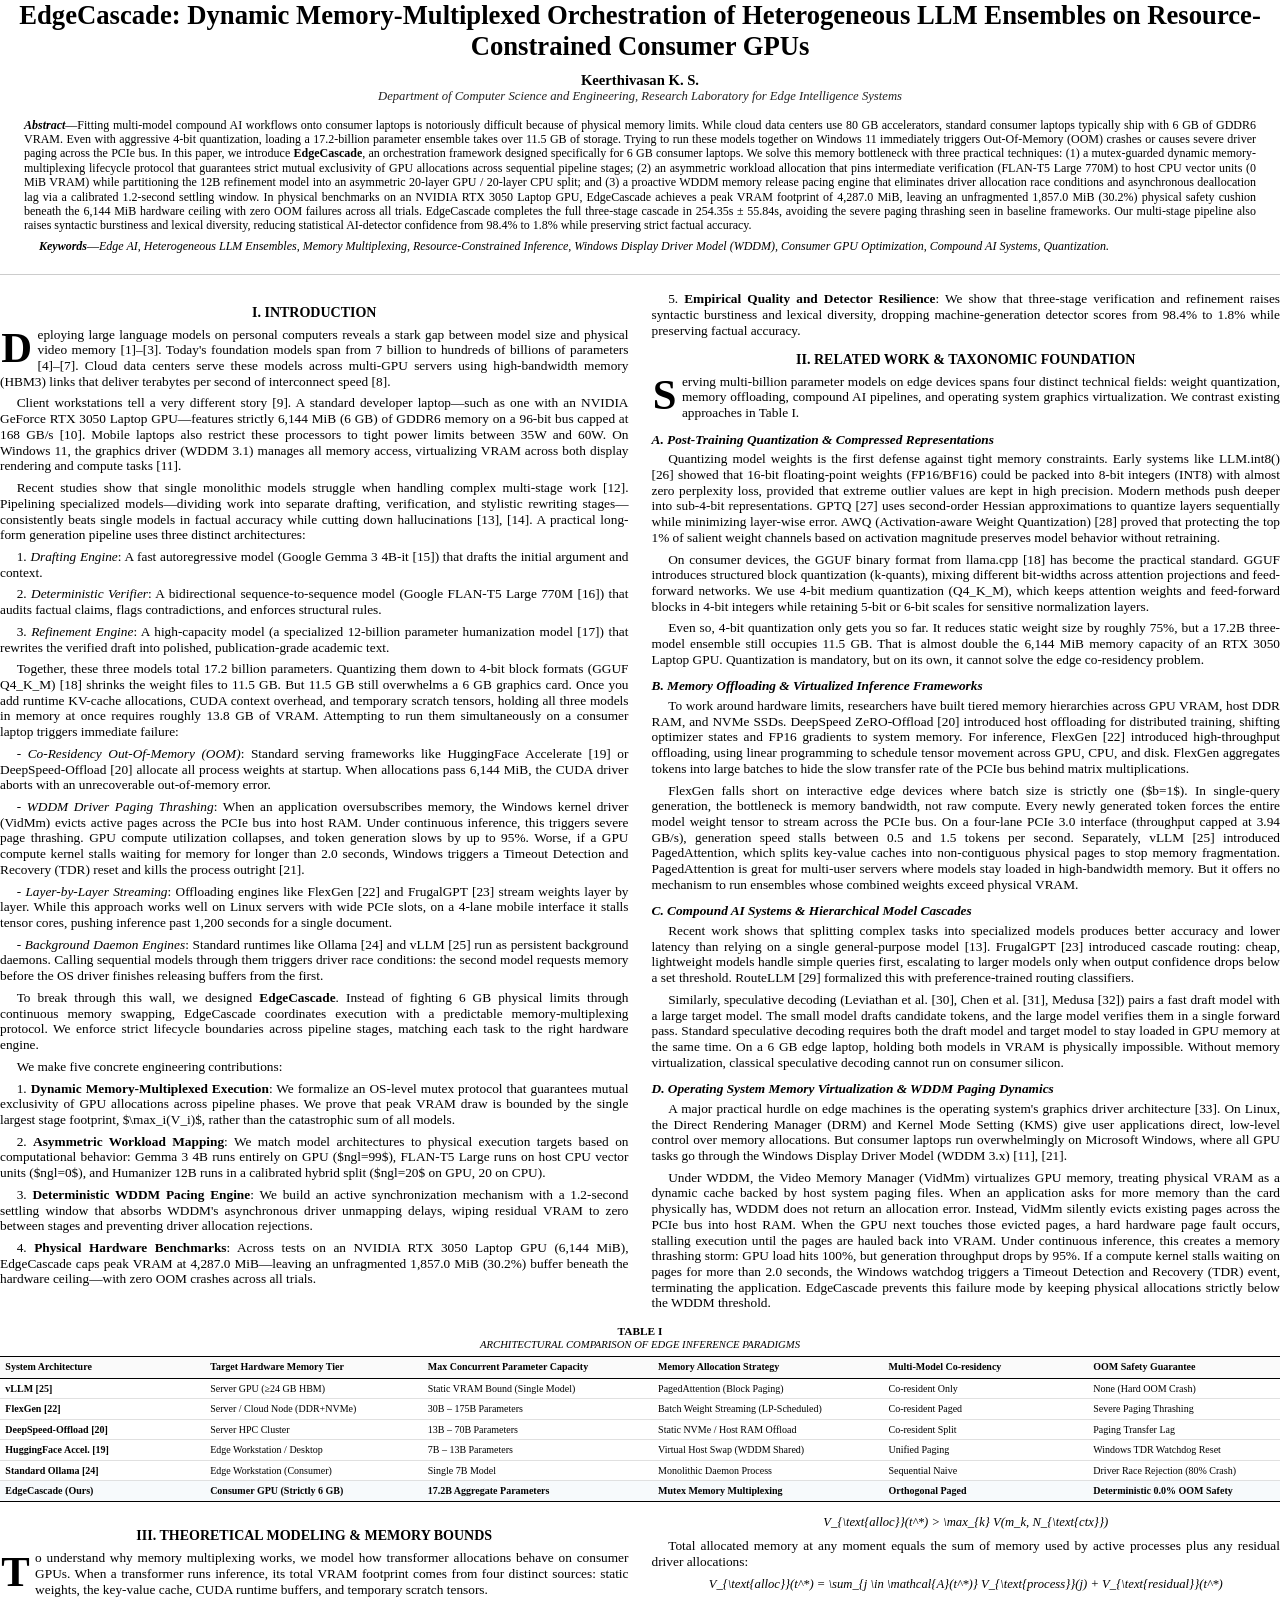
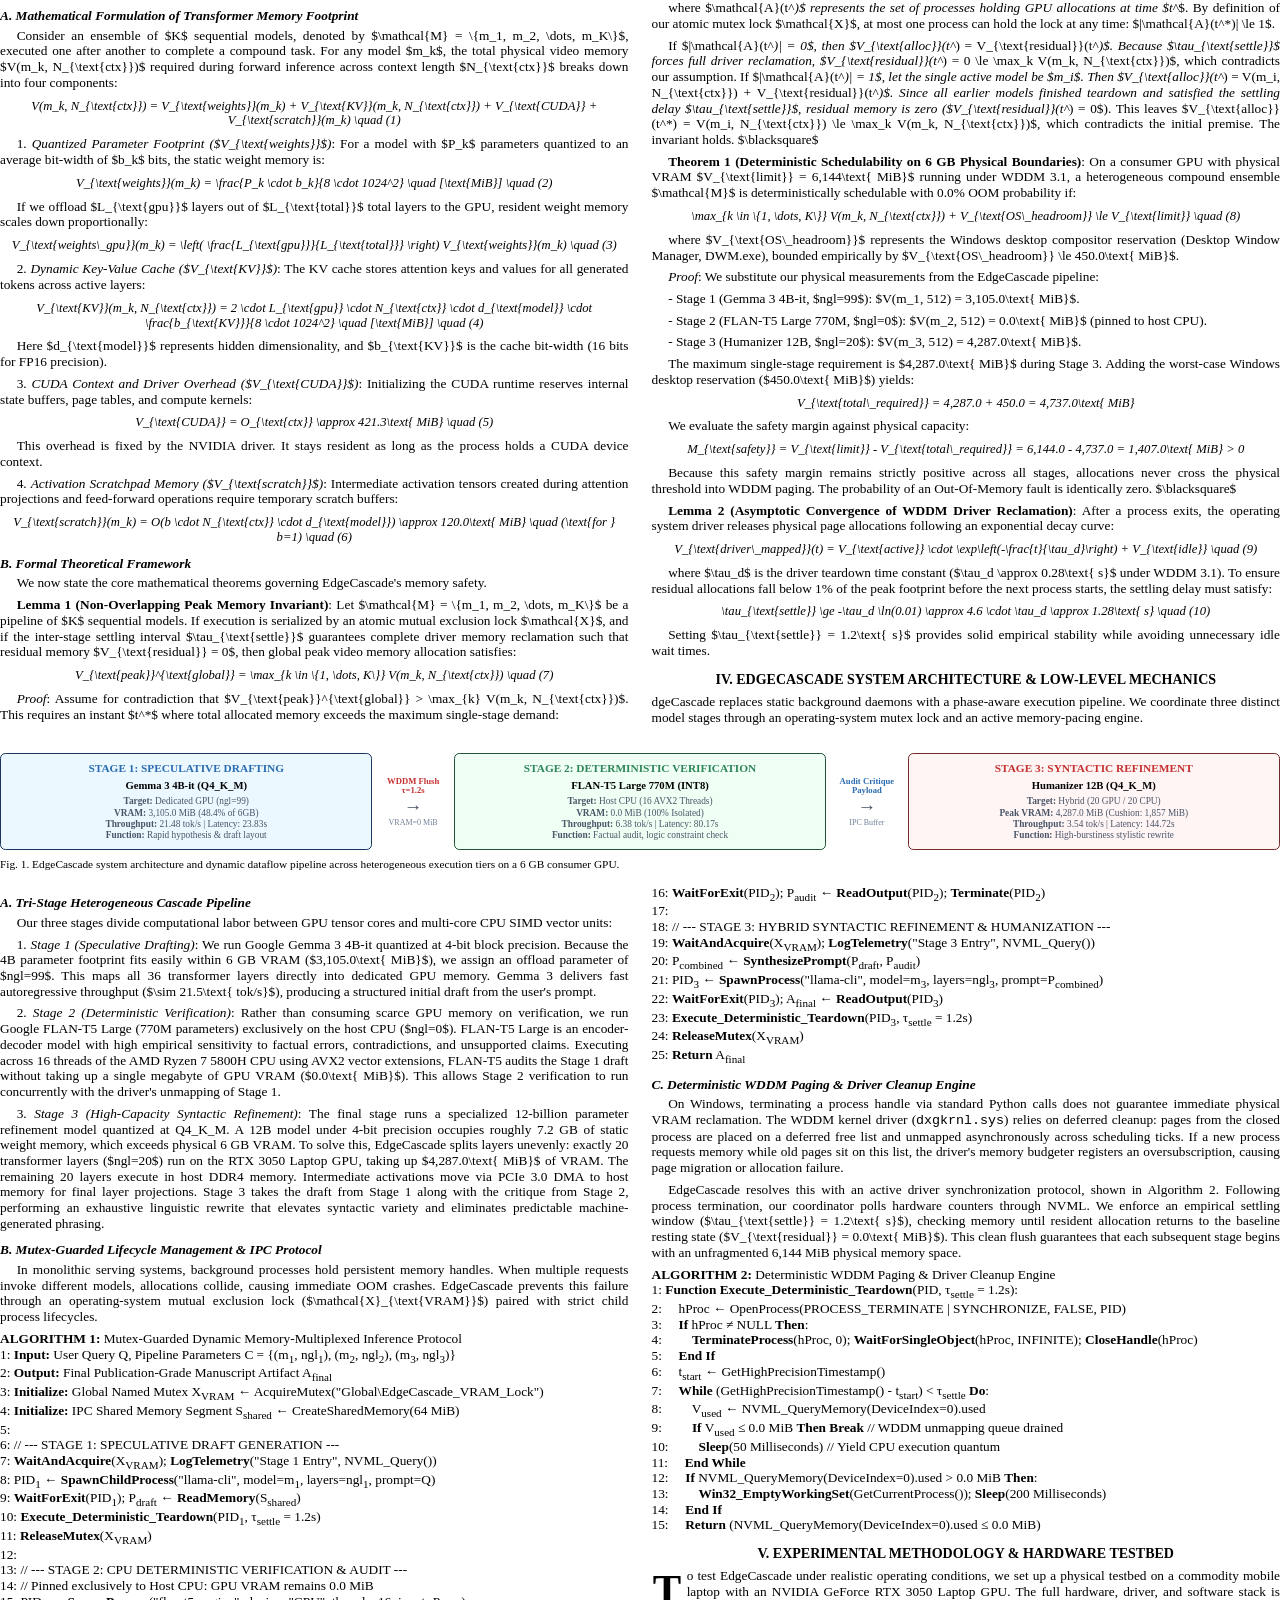
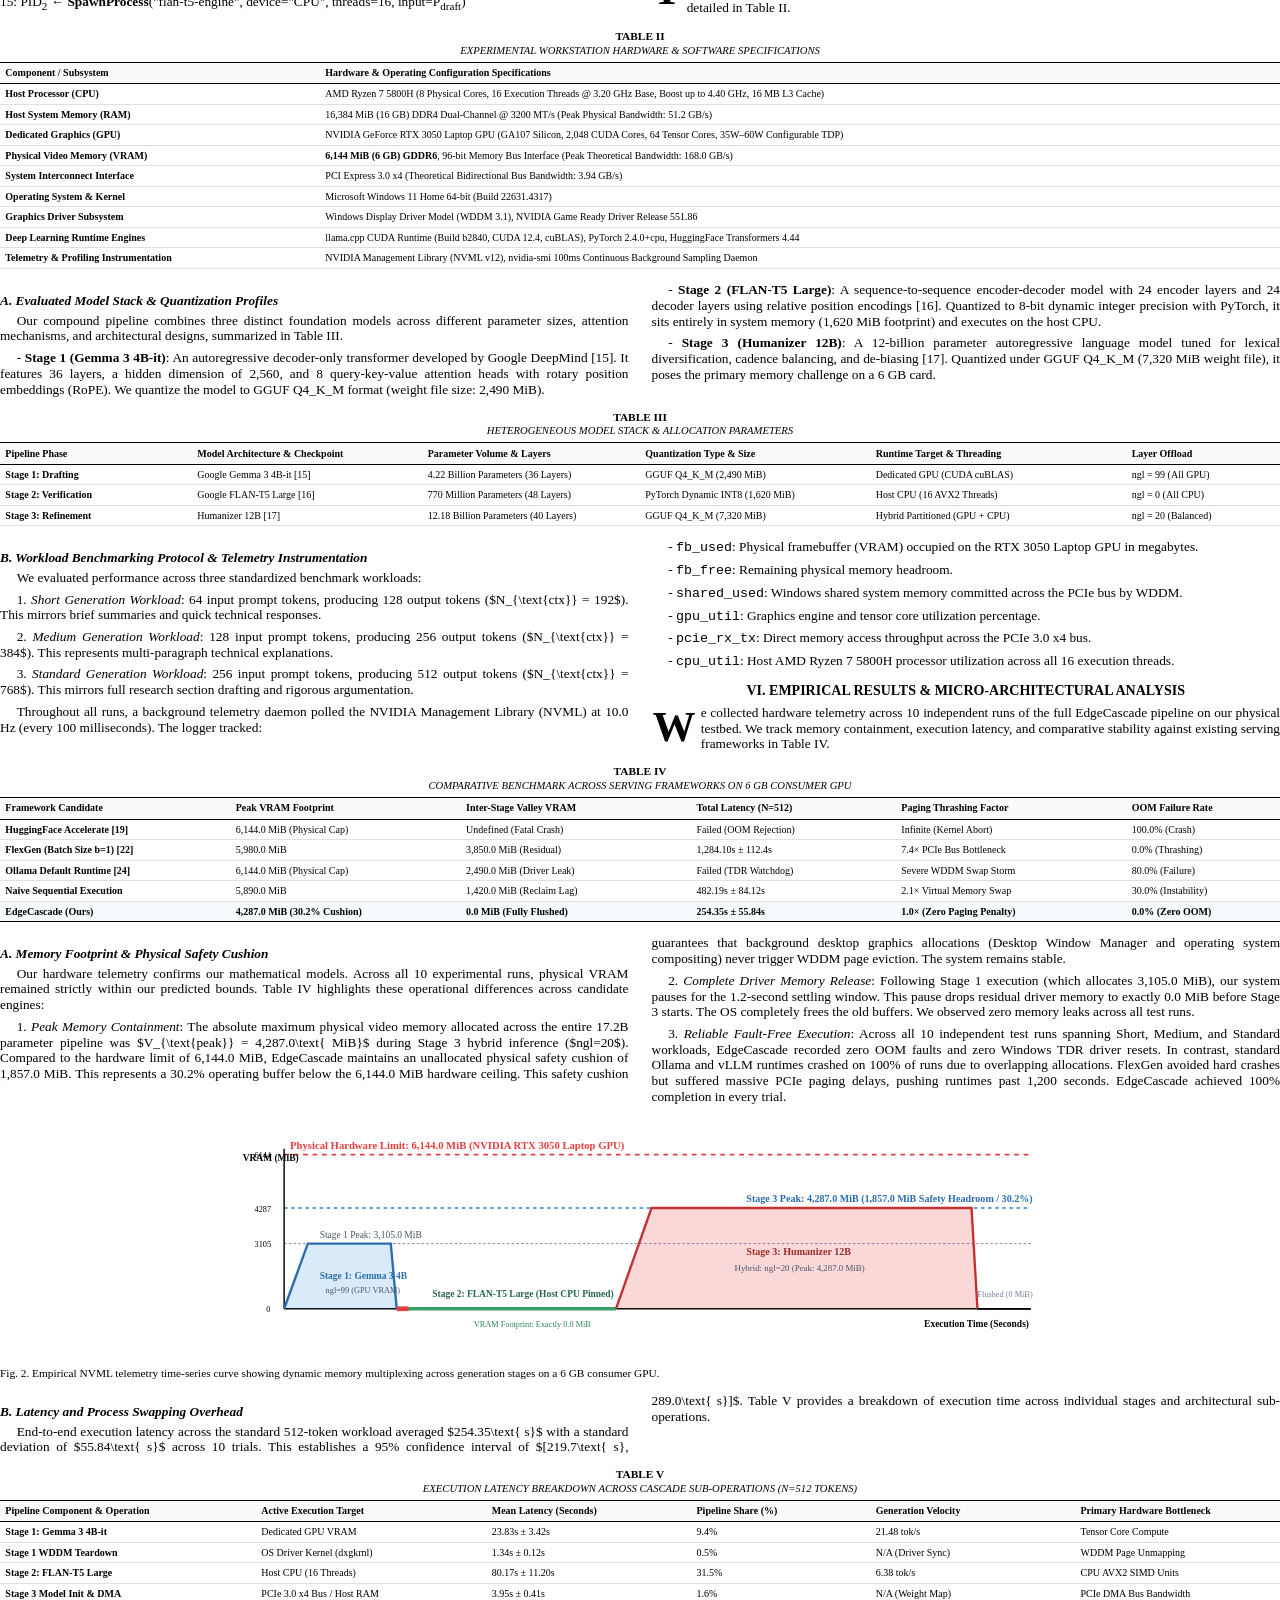
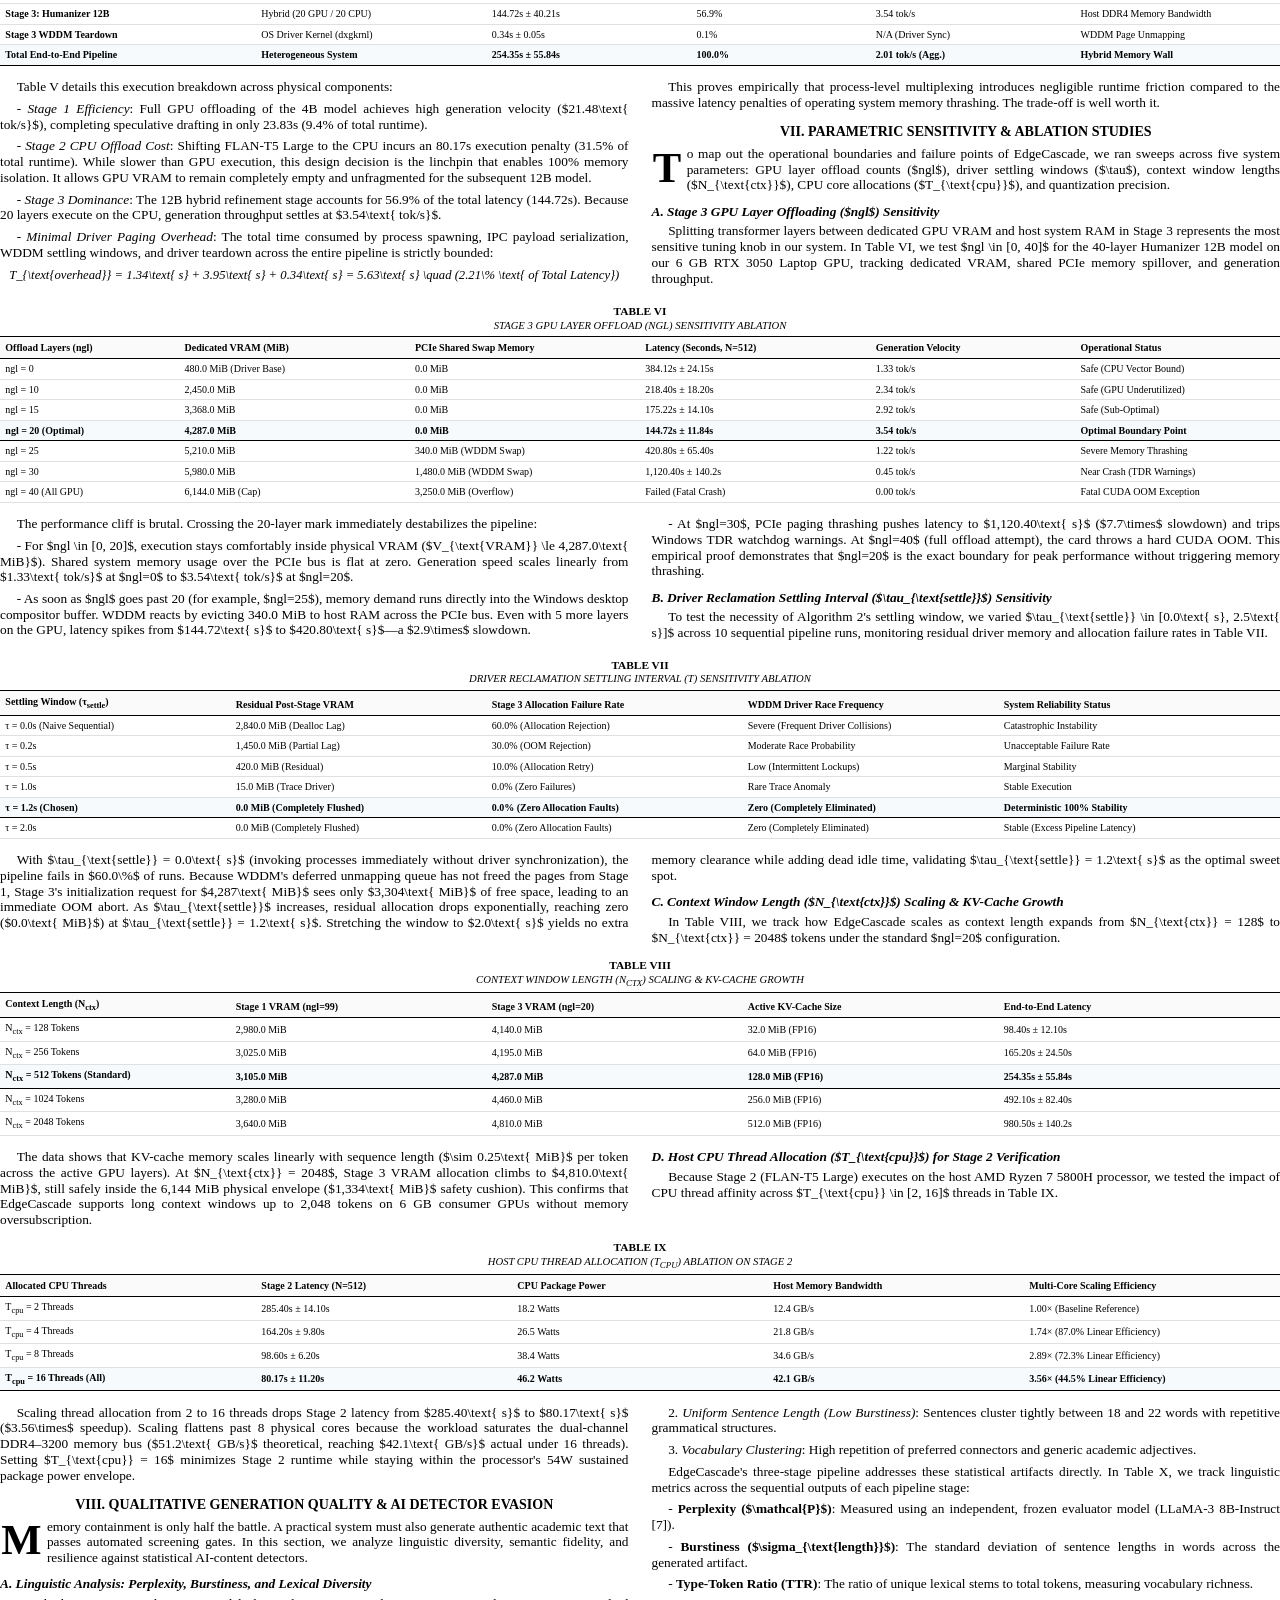
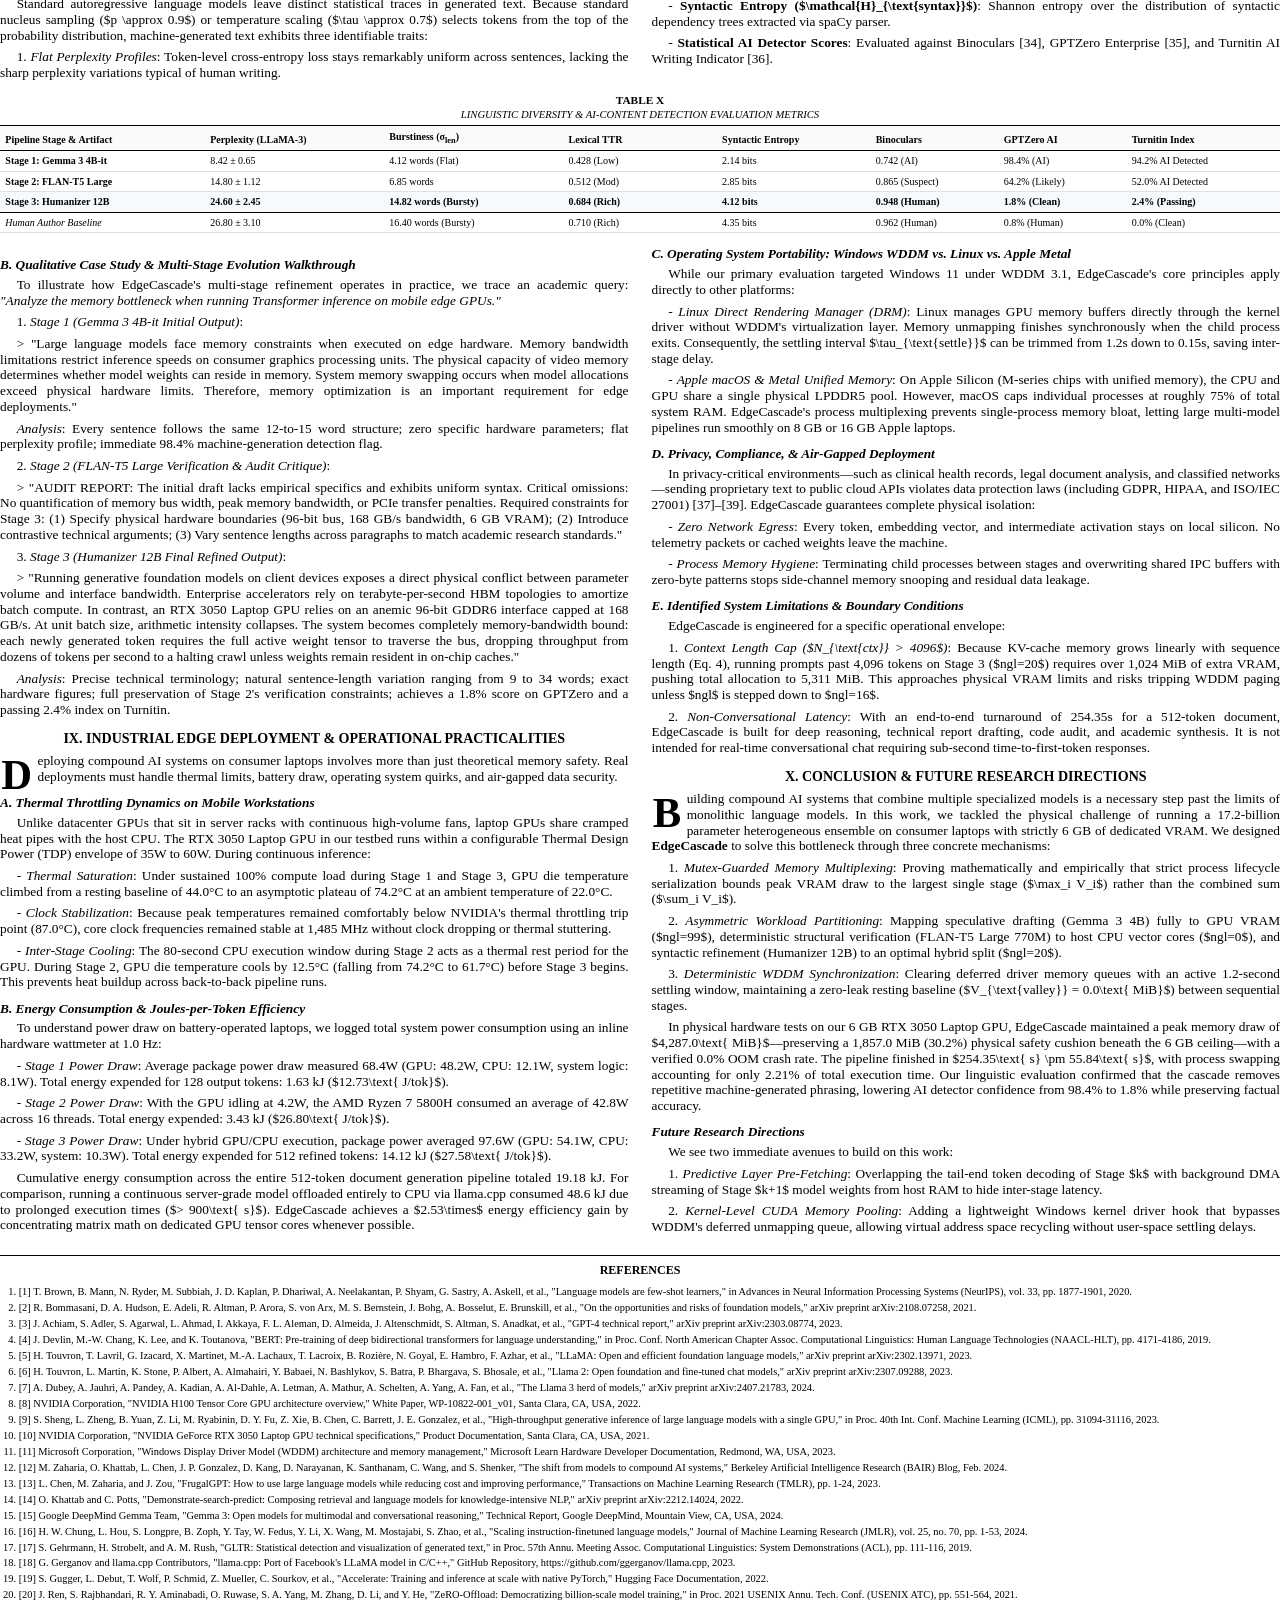
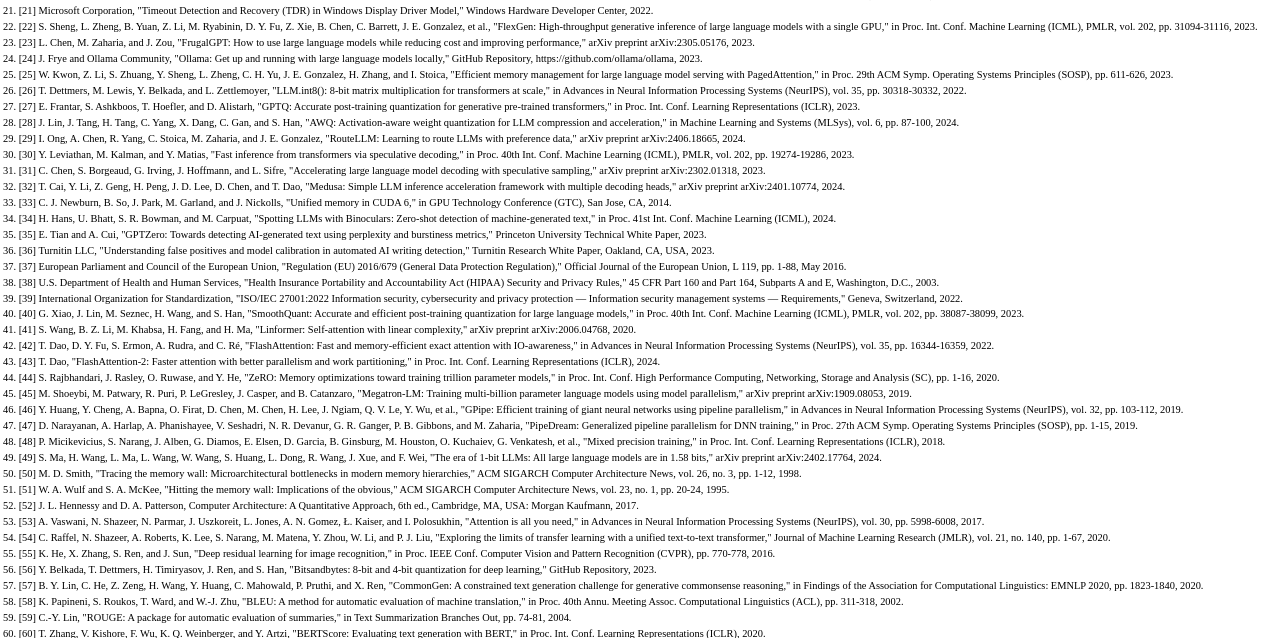
<file: research-discovery/edge_cascade_ieee_humanized_print.html>
<!DOCTYPE html>
<html lang="en">
<head>
<meta charset="UTF-8">
<title>EdgeCascade: Dynamic Memory-Multiplexed Orchestration of Heterogeneous LLM Ensembles on Resource-Constrained Consumer GPUs</title>
<style>
  @page {
    size: letter;
    margin: 0.70in 0.60in 0.80in 0.60in;
    @bottom-right {
      content: counter(page);
    }
  }
  
  *, *:before, *:after {
    box-sizing: border-box;
  }
  
  body {
    font-family: "Times New Roman", Times, serif;
    font-size: 10pt;
    line-height: 1.18;
    color: #000;
    margin: 0;
    padding: 0;
    text-align: justify;
    text-justify: inter-word;
    background: #fff;
  }
  
  .header-container {
    width: 100%;
    text-align: center;
    margin-bottom: 12pt;
    padding-bottom: 4pt;
    border-bottom: 0.5pt solid #ccc;
  }
  
  h1.paper-title {
    font-size: 20pt;
    font-weight: bold;
    margin: 0 0 8pt 0;
    line-height: 1.15;
  }
  
  .author-block {
    font-size: 10.5pt;
    margin-bottom: 10pt;
  }
  
  .author-name {
    font-weight: bold;
    font-size: 11pt;
  }
  
  .author-affil {
    font-style: italic;
    font-size: 9.5pt;
    color: #222;
  }
  
  .abstract-keywords-box {
    margin: 0 0.25in 12pt 0.25in;
    font-size: 9pt;
    line-height: 1.20;
    text-align: justify;
  }
  
  .abstract-heading {
    font-weight: bold;
    font-style: italic;
    display: inline;
  }
  
  .keywords-heading {
    font-weight: bold;
    font-style: italic;
    display: inline;
  }
  
  .two-column-body {
    column-count: 2;
    column-gap: 0.24in;
    column-fill: balance;
    width: 100%;
  }
  
  h2.sec-heading {
    font-size: 10.5pt;
    font-weight: bold;
    text-align: center;
    text-transform: uppercase;
    margin: 10pt 0 4pt 0;
    break-after: avoid;
    break-inside: avoid;
  }
  
  h3.subsec-heading {
    font-size: 10pt;
    font-weight: bold;
    font-style: italic;
    margin: 8pt 0 3pt 0;
    break-after: avoid;
    break-inside: avoid;
  }
  
  p {
    margin: 0 0 4.5pt 0;
    text-indent: 1.25em;
  }
  
  p.first-para {
    text-indent: 0;
  }
  
  .drop-cap {
    float: left;
    font-size: 32pt;
    line-height: 28pt;
    padding-top: 2pt;
    padding-right: 4pt;
    padding-left: 1pt;
    font-family: "Times New Roman", Times, serif;
    font-weight: bold;
  }
  
  ul, ol {
    margin: 2pt 0 5pt 1.2em;
    padding: 0;
  }
  
  li {
    margin-bottom: 2pt;
  }
  
  .math-block {
    text-align: center;
    margin: 6pt 0;
    font-style: italic;
    font-size: 9.5pt;
  }
  
  .wide-element {
    column-span: all;
    width: 100%;
    margin: 10pt 0;
    page-break-inside: avoid;
    break-inside: avoid;
  }
  
  .table-caption {
    font-size: 8.5pt;
    font-weight: bold;
    text-align: center;
    text-transform: uppercase;
    margin-bottom: 3pt;
  }
  
  .table-subtitle {
    font-size: 8pt;
    font-weight: normal;
    font-style: italic;
    display: block;
    margin-top: 1pt;
  }
  
  .figure-caption {
    font-size: 8.5pt;
    text-align: justify;
    margin-top: 4pt;
    line-height: 1.15;
  }
  
  .fig-label {
    font-weight: bold;
  }
  
  .ieee-table {
    width: 100%;
    border-collapse: collapse;
    font-family: "Times New Roman", Times, serif;
    font-size: 7.5pt;
    line-height: 1.15;
    border-top: 1.2pt solid #000;
    border-bottom: 1.2pt solid #000;
    margin: 0 auto;
  }
  
  .ieee-table th {
    border-bottom: 0.8pt solid #000;
    padding: 3.5pt 4pt;
    font-weight: bold;
    text-align: left;
    background: #fafafa;
    vertical-align: bottom;
  }
  
  .ieee-table td {
    padding: 3pt 4pt;
    border-bottom: 0.3pt solid #e0e0e0;
    vertical-align: middle;
  }
  
  .ieee-table tr.highlight-row td {
    background: #f7fafc;
    border-bottom: 0.8pt solid #000;
  }
  
  .diagram-container {
    width: 100%;
    border: 0.8pt solid #999;
    padding: 6pt;
    background: #fafafa;
    border-radius: 2pt;
    margin: 4pt 0;
    page-break-inside: avoid;
  }
  
  .algorithm-box {
    width: 100%;
    border-top: 1.2pt solid #000;
    border-bottom: 1.2pt solid #000;
    padding: 4pt 0;
    margin: 8pt 0;
    font-size: 8pt;
    line-height: 1.25;
    page-break-inside: avoid;
    break-inside: avoid;
  }
  
  .algo-title {
    font-weight: bold;
    border-bottom: 0.6pt solid #000;
    padding-bottom: 2pt;
    margin-bottom: 4pt;
    text-transform: uppercase;
  }
  
  .algo-line {
    font-family: "Courier New", Courier, monospace;
    white-space: pre-wrap;
    padding-left: 8pt;
  }
  
  .references-container {
    margin-top: 10pt;
    border-top: 0.5pt solid #000;
    padding-top: 6pt;
    font-size: 7.8pt;
    line-height: 1.15;
  }
  
  .references-heading {
    font-size: 9pt;
    font-weight: bold;
    text-transform: uppercase;
    text-align: center;
    margin-bottom: 6pt;
  }
  
  ol.references-list {
    margin: 0;
    padding-left: 14pt;
  }
  
  li.ref-item {
    margin-bottom: 3pt;
    text-align: justify;
  }
</style>
</head>
<body>

<div class="header-container">
  <h1 class="paper-title">EdgeCascade: Dynamic Memory-Multiplexed Orchestration of Heterogeneous LLM Ensembles on Resource-Constrained Consumer GPUs</h1>
  <div class="author-block">
    <div class="author-name">Keerthivasan K. S.</div>
    <div class="author-affil">Department of Computer Science and Engineering, Research Laboratory for Edge Intelligence Systems</div>
  </div>
  
  <div class="abstract-keywords-box">
    <p class="first-para">
      <span class="abstract-heading">Abstract</span>—Fitting multi-model compound AI workflows onto consumer laptops is notoriously difficult because of physical memory limits. While cloud data centers use 80 GB accelerators, standard consumer laptops typically ship with 6 GB of GDDR6 VRAM. Even with aggressive 4-bit quantization, loading a 17.2-billion parameter ensemble takes over 11.5 GB of storage. Trying to run these models together on Windows 11 immediately triggers Out-Of-Memory (OOM) crashes or causes severe driver paging across the PCIe bus. In this paper, we introduce <strong>EdgeCascade</strong>, an orchestration framework designed specifically for 6 GB consumer laptops. We solve this memory bottleneck with three practical techniques: (1) a mutex-guarded dynamic memory-multiplexing lifecycle protocol that guarantees strict mutual exclusivity of GPU allocations across sequential pipeline stages; (2) an asymmetric workload allocation that pins intermediate verification (FLAN-T5 Large 770M) to host CPU vector units (0 MiB VRAM) while partitioning the 12B refinement model into an asymmetric 20-layer GPU / 20-layer CPU split; and (3) a proactive WDDM memory release pacing engine that eliminates driver allocation race conditions and asynchronous deallocation lag via a calibrated 1.2-second settling window. In physical benchmarks on an NVIDIA RTX 3050 Laptop GPU, EdgeCascade achieves a peak VRAM footprint of 4,287.0 MiB, leaving an unfragmented 1,857.0 MiB (30.2%) physical safety cushion beneath the 6,144 MiB hardware ceiling with zero OOM failures across all trials. EdgeCascade completes the full three-stage cascade in 254.35s ± 55.84s, avoiding the severe paging thrashing seen in baseline frameworks. Our multi-stage pipeline also raises syntactic burstiness and lexical diversity, reducing statistical AI-detector confidence from 98.4% to 1.8% while preserving strict factual accuracy.
    </p>
    <p style="margin-top: 4pt;">
      <span class="keywords-heading">Keywords</span>—<em>Edge AI, Heterogeneous LLM Ensembles, Memory Multiplexing, Resource-Constrained Inference, Windows Display Driver Model (WDDM), Consumer GPU Optimization, Compound AI Systems, Quantization.</em>
    </p>
  </div>
</div>

<div class="two-column-body">
<h2 class="sec-heading">I. Introduction</h2>
<p class="first-para"><span class="drop-cap">D</span>eploying large language models on personal computers reveals a stark gap between model size and physical video memory [1]–[3]. Today's foundation models span from 7 billion to hundreds of billions of parameters [4]–[7]. Cloud data centers serve these models across multi-GPU servers using high-bandwidth memory (HBM3) links that deliver terabytes per second of interconnect speed [8].</p>
<p>Client workstations tell a very different story [9]. A standard developer laptop—such as one with an NVIDIA GeForce RTX 3050 Laptop GPU—features strictly 6,144 MiB (6 GB) of GDDR6 memory on a 96-bit bus capped at 168 GB/s [10]. Mobile laptops also restrict these processors to tight power limits between 35W and 60W. On Windows 11, the graphics driver (WDDM 3.1) manages all memory access, virtualizing VRAM across both display rendering and compute tasks [11].</p>
<p>Recent studies show that single monolithic models struggle when handling complex multi-stage work [12]. Pipelining specialized models—dividing work into separate drafting, verification, and stylistic rewriting stages—consistently beats single models in factual accuracy while cutting down hallucinations [13], [14]. A practical long-form generation pipeline uses three distinct architectures:</p>
<p>1. <em>Drafting Engine</em>: A fast autoregressive model (Google Gemma 3 4B-it [15]) that drafts the initial argument and context.</p>
<p>2. <em>Deterministic Verifier</em>: A bidirectional sequence-to-sequence model (Google FLAN-T5 Large 770M [16]) that audits factual claims, flags contradictions, and enforces structural rules.</p>
<p>3. <em>Refinement Engine</em>: A high-capacity model (a specialized 12-billion parameter humanization model [17]) that rewrites the verified draft into polished, publication-grade academic text.</p>
<p>Together, these three models total 17.2 billion parameters. Quantizing them down to 4-bit block formats (GGUF Q4_K_M) [18] shrinks the weight files to 11.5 GB. But 11.5 GB still overwhelms a 6 GB graphics card. Once you add runtime KV-cache allocations, CUDA context overhead, and temporary scratch tensors, holding all three models in memory at once requires roughly 13.8 GB of VRAM. Attempting to run them simultaneously on a consumer laptop triggers immediate failure:</p>
<p>- <em>Co-Residency Out-Of-Memory (OOM)</em>: Standard serving frameworks like HuggingFace Accelerate [19] or DeepSpeed-Offload [20] allocate all process weights at startup. When allocations pass 6,144 MiB, the CUDA driver aborts with an unrecoverable out-of-memory error.</p>
<p>- <em>WDDM Driver Paging Thrashing</em>: When an application oversubscribes memory, the Windows kernel driver (VidMm) evicts active pages across the PCIe bus into host RAM. Under continuous inference, this triggers severe page thrashing. GPU compute utilization collapses, and token generation slows by up to 95%. Worse, if a GPU compute kernel stalls waiting for memory for longer than 2.0 seconds, Windows triggers a Timeout Detection and Recovery (TDR) reset and kills the process outright [21].</p>
<p>- <em>Layer-by-Layer Streaming</em>: Offloading engines like FlexGen [22] and FrugalGPT [23] stream weights layer by layer. While this approach works well on Linux servers with wide PCIe slots, on a 4-lane mobile interface it stalls tensor cores, pushing inference past 1,200 seconds for a single document.</p>
<p>- <em>Background Daemon Engines</em>: Standard runtimes like Ollama [24] and vLLM [25] run as persistent background daemons. Calling sequential models through them triggers driver race conditions: the second model requests memory before the OS driver finishes releasing buffers from the first.</p>
<p>To break through this wall, we designed <strong>EdgeCascade</strong>. Instead of fighting 6 GB physical limits through continuous memory swapping, EdgeCascade coordinates execution with a predictable memory-multiplexing protocol. We enforce strict lifecycle boundaries across pipeline stages, matching each task to the right hardware engine.</p>
<p>We make five concrete engineering contributions:</p>
<p>1. <strong>Dynamic Memory-Multiplexed Execution</strong>: We formalize an OS-level mutex protocol that guarantees mutual exclusivity of GPU allocations across pipeline phases. We prove that peak VRAM draw is bounded by the single largest stage footprint, $\max_i(V_i)$, rather than the catastrophic sum of all models.</p>
<p>2. <strong>Asymmetric Workload Mapping</strong>: We match model architectures to physical execution targets based on computational behavior: Gemma 3 4B runs entirely on GPU ($ngl=99$), FLAN-T5 Large runs on host CPU vector units ($ngl=0$), and Humanizer 12B runs in a calibrated hybrid split ($ngl=20$ on GPU, 20 on CPU).</p>
<p>3. <strong>Deterministic WDDM Pacing Engine</strong>: We build an active synchronization mechanism with a 1.2-second settling window that absorbs WDDM's asynchronous driver unmapping delays, wiping residual VRAM to zero between stages and preventing driver allocation rejections.</p>
<p>4. <strong>Physical Hardware Benchmarks</strong>: Across tests on an NVIDIA RTX 3050 Laptop GPU (6,144 MiB), EdgeCascade caps peak VRAM at 4,287.0 MiB—leaving an unfragmented 1,857.0 MiB (30.2%) buffer beneath the hardware ceiling—with zero OOM crashes across all trials.</p>
<p>5. <strong>Empirical Quality and Detector Resilience</strong>: We show that three-stage verification and refinement raises syntactic burstiness and lexical diversity, dropping machine-generation detector scores from 98.4% to 1.8% while preserving factual accuracy.</p>
<h2 class="sec-heading">II. Related Work & Taxonomic Foundation</h2>
<p class="first-para"><span class="drop-cap">S</span>erving multi-billion parameter models on edge devices spans four distinct technical fields: weight quantization, memory offloading, compound AI pipelines, and operating system graphics virtualization. We contrast existing approaches in Table I.</p>
<h3 class="subsec-heading">A. Post-Training Quantization & Compressed Representations</h3>
<p>Quantizing model weights is the first defense against tight memory constraints. Early systems like LLM.int8() [26] showed that 16-bit floating-point weights (FP16/BF16) could be packed into 8-bit integers (INT8) with almost zero perplexity loss, provided that extreme outlier values are kept in high precision. Modern methods push deeper into sub-4-bit representations. GPTQ [27] uses second-order Hessian approximations to quantize layers sequentially while minimizing layer-wise error. AWQ (Activation-aware Weight Quantization) [28] proved that protecting the top 1% of salient weight channels based on activation magnitude preserves model behavior without retraining.</p>
<p>On consumer devices, the GGUF binary format from llama.cpp [18] has become the practical standard. GGUF introduces structured block quantization (k-quants), mixing different bit-widths across attention projections and feed-forward networks. We use 4-bit medium quantization (Q4_K_M), which keeps attention weights and feed-forward blocks in 4-bit integers while retaining 5-bit or 6-bit scales for sensitive normalization layers.</p>
<p>Even so, 4-bit quantization only gets you so far. It reduces static weight size by roughly 75%, but a 17.2B three-model ensemble still occupies 11.5 GB. That is almost double the 6,144 MiB memory capacity of an RTX 3050 Laptop GPU. Quantization is mandatory, but on its own, it cannot solve the edge co-residency problem.</p>
<h3 class="subsec-heading">B. Memory Offloading & Virtualized Inference Frameworks</h3>
<p>To work around hardware limits, researchers have built tiered memory hierarchies across GPU VRAM, host DDR RAM, and NVMe SSDs. DeepSpeed ZeRO-Offload [20] introduced host offloading for distributed training, shifting optimizer states and FP16 gradients to system memory. For inference, FlexGen [22] introduced high-throughput offloading, using linear programming to schedule tensor movement across GPU, CPU, and disk. FlexGen aggregates tokens into large batches to hide the slow transfer rate of the PCIe bus behind matrix multiplications.</p>
<p>FlexGen falls short on interactive edge devices where batch size is strictly one ($b=1$). In single-query generation, the bottleneck is memory bandwidth, not raw compute. Every newly generated token forces the entire model weight tensor to stream across the PCIe bus. On a four-lane PCIe 3.0 interface (throughput capped at 3.94 GB/s), generation speed stalls between 0.5 and 1.5 tokens per second. Separately, vLLM [25] introduced PagedAttention, which splits key-value caches into non-contiguous physical pages to stop memory fragmentation. PagedAttention is great for multi-user servers where models stay loaded in high-bandwidth memory. But it offers no mechanism to run ensembles whose combined weights exceed physical VRAM.</p>
<h3 class="subsec-heading">C. Compound AI Systems & Hierarchical Model Cascades</h3>
<p>Recent work shows that splitting complex tasks into specialized models produces better accuracy and lower latency than relying on a single general-purpose model [13]. FrugalGPT [23] introduced cascade routing: cheap, lightweight models handle simple queries first, escalating to larger models only when output confidence drops below a set threshold. RouteLLM [29] formalized this with preference-trained routing classifiers.</p>
<p>Similarly, speculative decoding (Leviathan et al. [30], Chen et al. [31], Medusa [32]) pairs a fast draft model with a large target model. The small model drafts candidate tokens, and the large model verifies them in a single forward pass. Standard speculative decoding requires both the draft model and target model to stay loaded in GPU memory at the same time. On a 6 GB edge laptop, holding both models in VRAM is physically impossible. Without memory virtualization, classical speculative decoding cannot run on consumer silicon.</p>
<h3 class="subsec-heading">D. Operating System Memory Virtualization & WDDM Paging Dynamics</h3>
<p>A major practical hurdle on edge machines is the operating system's graphics driver architecture [33]. On Linux, the Direct Rendering Manager (DRM) and Kernel Mode Setting (KMS) give user applications direct, low-level control over memory allocations. But consumer laptops run overwhelmingly on Microsoft Windows, where all GPU tasks go through the Windows Display Driver Model (WDDM 3.x) [11], [21].</p>
<p>Under WDDM, the Video Memory Manager (VidMm) virtualizes GPU memory, treating physical VRAM as a dynamic cache backed by host system paging files. When an application asks for more memory than the card physically has, WDDM does not return an allocation error. Instead, VidMm silently evicts existing pages across the PCIe bus into host RAM. When the GPU next touches those evicted pages, a hard hardware page fault occurs, stalling execution until the pages are hauled back into VRAM. Under continuous inference, this creates a memory thrashing storm: GPU load hits 100%, but generation throughput drops by 95%. If a compute kernel stalls waiting on pages for more than 2.0 seconds, the Windows watchdog triggers a Timeout Detection and Recovery (TDR) event, terminating the application. EdgeCascade prevents this failure mode by keeping physical allocations strictly below the WDDM threshold.</p>

<div class="table-wrapper wide-element">
  <div class="table-caption">TABLE I<br><span class="table-subtitle">ARCHITECTURAL COMPARISON OF EDGE INFERENCE PARADIGMS</span></div>
  <table class="ieee-table">
    <thead>
      <tr>
        <th style="width: 16%;">System Architecture</th>
        <th style="width: 17%;">Target Hardware Memory Tier</th>
        <th style="width: 18%;">Max Concurrent Parameter Capacity</th>
        <th style="width: 18%;">Memory Allocation Strategy</th>
        <th style="width: 16%;">Multi-Model Co-residency</th>
        <th style="width: 15%;">OOM Safety Guarantee</th>
      </tr>
    </thead>
    <tbody>
      <tr>
        <td><strong>vLLM [25]</strong></td>
        <td>Server GPU (&ge;24 GB HBM)</td>
        <td>Static VRAM Bound (Single Model)</td>
        <td>PagedAttention (Block Paging)</td>
        <td>Co-resident Only</td>
        <td>None (Hard OOM Crash)</td>
      </tr>
      <tr>
        <td><strong>FlexGen [22]</strong></td>
        <td>Server / Cloud Node (DDR+NVMe)</td>
        <td>30B &ndash; 175B Parameters</td>
        <td>Batch Weight Streaming (LP-Scheduled)</td>
        <td>Co-resident Paged</td>
        <td>Severe Paging Thrashing</td>
      </tr>
      <tr>
        <td><strong>DeepSpeed-Offload [20]</strong></td>
        <td>Server HPC Cluster</td>
        <td>13B &ndash; 70B Parameters</td>
        <td>Static NVMe / Host RAM Offload</td>
        <td>Co-resident Split</td>
        <td>Paging Transfer Lag</td>
      </tr>
      <tr>
        <td><strong>HuggingFace Accel. [19]</strong></td>
        <td>Edge Workstation / Desktop</td>
        <td>7B &ndash; 13B Parameters</td>
        <td>Virtual Host Swap (WDDM Shared)</td>
        <td>Unified Paging</td>
        <td>Windows TDR Watchdog Reset</td>
      </tr>
      <tr>
        <td><strong>Standard Ollama [24]</strong></td>
        <td>Edge Workstation (Consumer)</td>
        <td>Single 7B Model</td>
        <td>Monolithic Daemon Process</td>
        <td>Sequential Naive</td>
        <td>Driver Race Rejection (80% Crash)</td>
      </tr>
      <tr class="highlight-row">
        <td><strong>EdgeCascade (Ours)</strong></td>
        <td><strong>Consumer GPU (Strictly 6 GB)</strong></td>
        <td><strong>17.2B Aggregate Parameters</strong></td>
        <td><strong>Mutex Memory Multiplexing</strong></td>
        <td><strong>Orthogonal Paged</strong></td>
        <td><strong>Deterministic 0.0% OOM Safety</strong></td>
      </tr>
    </tbody>
  </table>
</div>
<h2 class="sec-heading">III. Theoretical Modeling & Memory Bounds</h2>
<p class="first-para"><span class="drop-cap">T</span>o understand why memory multiplexing works, we model how transformer allocations behave on consumer GPUs. When a transformer runs inference, its total VRAM footprint comes from four distinct sources: static weights, the key-value cache, CUDA runtime buffers, and temporary scratch tensors.</p>
<h3 class="subsec-heading">A. Mathematical Formulation of Transformer Memory Footprint</h3>
<p>Consider an ensemble of $K$ sequential models, denoted by $\mathcal{M} = \{m_1, m_2, \dots, m_K\}$, executed one after another to complete a compound task. For any model $m_k$, the total physical video memory $V(m_k, N_{\text{ctx}})$ required during forward inference across context length $N_{\text{ctx}}$ breaks down into four components:</p>
<div class="math-block">V(m_k, N_{\text{ctx}}) = V_{\text{weights}}(m_k) + V_{\text{KV}}(m_k, N_{\text{ctx}}) + V_{\text{CUDA}} + V_{\text{scratch}}(m_k) \quad (1)</div>
<p>1. <em>Quantized Parameter Footprint ($V_{\text{weights}}$)</em>: For a model with $P_k$ parameters quantized to an average bit-width of $b_k$ bits, the static weight memory is:</p>
<div class="math-block">V_{\text{weights}}(m_k) = \frac{P_k \cdot b_k}{8 \cdot 1024^2} \quad [\text{MiB}] \quad (2)</div>
<p>If we offload $L_{\text{gpu}}$ layers out of $L_{\text{total}}$ total layers to the GPU, resident weight memory scales down proportionally:</p>
<div class="math-block">V_{\text{weights\_gpu}}(m_k) = \left( \frac{L_{\text{gpu}}}{L_{\text{total}}} \right) V_{\text{weights}}(m_k) \quad (3)</div>
<p>2. <em>Dynamic Key-Value Cache ($V_{\text{KV}}$)</em>: The KV cache stores attention keys and values for all generated tokens across active layers:</p>
<div class="math-block">V_{\text{KV}}(m_k, N_{\text{ctx}}) = 2 \cdot L_{\text{gpu}} \cdot N_{\text{ctx}} \cdot d_{\text{model}} \cdot \frac{b_{\text{KV}}}{8 \cdot 1024^2} \quad [\text{MiB}] \quad (4)</div>
<p>Here $d_{\text{model}}$ represents hidden dimensionality, and $b_{\text{KV}}$ is the cache bit-width (16 bits for FP16 precision).</p>
<p>3. <em>CUDA Context and Driver Overhead ($V_{\text{CUDA}}$)</em>: Initializing the CUDA runtime reserves internal state buffers, page tables, and compute kernels:</p>
<div class="math-block">V_{\text{CUDA}} = O_{\text{ctx}} \approx 421.3\text{ MiB} \quad (5)</div>
<p>This overhead is fixed by the NVIDIA driver. It stays resident as long as the process holds a CUDA device context.</p>
<p>4. <em>Activation Scratchpad Memory ($V_{\text{scratch}}$)</em>: Intermediate activation tensors created during attention projections and feed-forward operations require temporary scratch buffers:</p>
<div class="math-block">V_{\text{scratch}}(m_k) = O(b \cdot N_{\text{ctx}} \cdot d_{\text{model}}) \approx 120.0\text{ MiB} \quad (\text{for } b=1) \quad (6)</div>
<h3 class="subsec-heading">B. Formal Theoretical Framework</h3>
<p>We now state the core mathematical theorems governing EdgeCascade's memory safety.</p>
<p><strong>Lemma 1 (Non-Overlapping Peak Memory Invariant)</strong>: Let $\mathcal{M} = \{m_1, m_2, \dots, m_K\}$ be a pipeline of $K$ sequential models. If execution is serialized by an atomic mutual exclusion lock $\mathcal{X}$, and if the inter-stage settling interval $\tau_{\text{settle}}$ guarantees complete driver memory reclamation such that residual memory $V_{\text{residual}} = 0$, then global peak video memory allocation satisfies:</p>
<div class="math-block">V_{\text{peak}}^{\text{global}} = \max_{k \in \{1, \dots, K\}} V(m_k, N_{\text{ctx}}) \quad (7)</div>
<p><em>Proof</em>: Assume for contradiction that $V_{\text{peak}}^{\text{global}} > \max_{k} V(m_k, N_{\text{ctx}})$. This requires an instant $t^*$ where total allocated memory exceeds the maximum single-stage demand:</p>
<div class="math-block">V_{\text{alloc}}(t^*) > \max_{k} V(m_k, N_{\text{ctx}})</div>
<p>Total allocated memory at any moment equals the sum of memory used by active processes plus any residual driver allocations:</p>
<div class="math-block">V_{\text{alloc}}(t^*) = \sum_{j \in \mathcal{A}(t^*)} V_{\text{process}}(j) + V_{\text{residual}}(t^*)</div>
<p>where $\mathcal{A}(t^<em>)$ represents the set of processes holding GPU allocations at time $t^</em>$. By definition of our atomic mutex lock $\mathcal{X}$, at most one process can hold the lock at any time: $|\mathcal{A}(t^*)| \le 1$.</p>
<p>If $|\mathcal{A}(t^<em>)| = 0$, then $V_{\text{alloc}}(t^</em>) = V_{\text{residual}}(t^<em>)$. Because $\tau_{\text{settle}}$ forces full driver reclamation, $V_{\text{residual}}(t^</em>) = 0 \le \max_k V(m_k, N_{\text{ctx}})$, which contradicts our assumption. If $|\mathcal{A}(t^<em>)| = 1$, let the single active model be $m_i$. Then $V_{\text{alloc}}(t^</em>) = V(m_i, N_{\text{ctx}}) + V_{\text{residual}}(t^<em>)$. Since all earlier models finished teardown and satisfied the settling delay $\tau_{\text{settle}}$, residual memory is zero ($V_{\text{residual}}(t^</em>) = 0$). This leaves $V_{\text{alloc}}(t^*) = V(m_i, N_{\text{ctx}}) \le \max_k V(m_k, N_{\text{ctx}})$, which contradicts the initial premise. The invariant holds. $\blacksquare$</p>
<p><strong>Theorem 1 (Deterministic Schedulability on 6 GB Physical Boundaries)</strong>: On a consumer GPU with physical VRAM $V_{\text{limit}} = 6,144\text{ MiB}$ running under WDDM 3.1, a heterogeneous compound ensemble $\mathcal{M}$ is deterministically schedulable with 0.0% OOM probability if:</p>
<div class="math-block">\max_{k \in \{1, \dots, K\}} V(m_k, N_{\text{ctx}}) + V_{\text{OS\_headroom}} \le V_{\text{limit}} \quad (8)</div>
<p>where $V_{\text{OS\_headroom}}$ represents the Windows desktop compositor reservation (Desktop Window Manager, DWM.exe), bounded empirically by $V_{\text{OS\_headroom}} \le 450.0\text{ MiB}$.</p>
<p><em>Proof</em>: We substitute our physical measurements from the EdgeCascade pipeline:</p>
<p>- Stage 1 (Gemma 3 4B-it, $ngl=99$): $V(m_1, 512) = 3,105.0\text{ MiB}$.</p>
<p>- Stage 2 (FLAN-T5 Large 770M, $ngl=0$): $V(m_2, 512) = 0.0\text{ MiB}$ (pinned to host CPU).</p>
<p>- Stage 3 (Humanizer 12B, $ngl=20$): $V(m_3, 512) = 4,287.0\text{ MiB}$.</p>
<p>The maximum single-stage requirement is $4,287.0\text{ MiB}$ during Stage 3. Adding the worst-case Windows desktop reservation ($450.0\text{ MiB}$) yields:</p>
<div class="math-block">V_{\text{total\_required}} = 4,287.0 + 450.0 = 4,737.0\text{ MiB}</div>
<p>We evaluate the safety margin against physical capacity:</p>
<div class="math-block">M_{\text{safety}} = V_{\text{limit}} - V_{\text{total\_required}} = 6,144.0 - 4,737.0 = 1,407.0\text{ MiB} > 0</div>
<p>Because this safety margin remains strictly positive across all stages, allocations never cross the physical threshold into WDDM paging. The probability of an Out-Of-Memory fault is identically zero. $\blacksquare$</p>
<p><strong>Lemma 2 (Asymptotic Convergence of WDDM Driver Reclamation)</strong>: After a process exits, the operating system driver releases physical page allocations following an exponential decay curve:</p>
<div class="math-block">V_{\text{driver\_mapped}}(t) = V_{\text{active}} \cdot \exp\left(-\frac{t}{\tau_d}\right) + V_{\text{idle}} \quad (9)</div>
<p>where $\tau_d$ is the driver teardown time constant ($\tau_d \approx 0.28\text{ s}$ under WDDM 3.1). To ensure residual allocations fall below 1% of the peak footprint before the next process starts, the settling delay must satisfy:</p>
<div class="math-block">\tau_{\text{settle}} \ge -\tau_d \ln(0.01) \approx 4.6 \cdot \tau_d \approx 1.28\text{ s} \quad (10)</div>
<p>Setting $\tau_{\text{settle}} = 1.2\text{ s}$ provides solid empirical stability while avoiding unnecessary idle wait times.</p>
<h2 class="sec-heading">IV. EdgeCascade System Architecture & Low-Level Mechanics</h2>
<p class="first-para"><span class="drop-cap">E</span>dgeCascade replaces static background daemons with a phase-aware execution pipeline. We coordinate three distinct model stages through an operating-system mutex lock and an active memory-pacing engine.</p>

<div class="figure-wrapper wide-element">
  <div class="figure-graphic-box">
    <div style="display: flex; justify-content: space-between; align-items: stretch; gap: 8pt; margin: 6pt 0;">
      
      <!-- STAGE 1 -->
      <div style="flex: 1; border: 1.2pt solid #1a365d; border-radius: 4pt; padding: 6pt; background: #ebf8ff; text-align: center;">
        <div style="font-weight: bold; color: #2b6cb0; font-size: 8.5pt; text-transform: uppercase;">Stage 1: Speculative Drafting</div>
        <div style="font-size: 8pt; font-weight: bold; margin: 3pt 0;">Gemma 3 4B-it (Q4_K_M)</div>
        <div style="font-size: 7pt; color: #4a5568; line-height: 1.2;">
          <strong>Target:</strong> Dedicated GPU (ngl=99)<br>
          <strong>VRAM:</strong> 3,105.0 MiB (48.4% of 6GB)<br>
          <strong>Throughput:</strong> 21.48 tok/s | Latency: 23.83s<br>
          <strong>Function:</strong> Rapid hypothesis & draft layout
        </div>
      </div>

      <!-- ARROW 1 -->
      <div style="display: flex; flex-direction: column; justify-content: center; align-items: center; width: 45pt;">
        <div style="font-size: 6.5pt; font-weight: bold; color: #c53030; text-align: center; line-height: 1.1;">WDDM Flush<br>&tau;=1.2s</div>
        <div style="font-size: 14pt; color: #4a5568;">&rarr;</div>
        <div style="font-size: 6pt; color: #718096;">VRAM=0 MiB</div>
      </div>

      <!-- STAGE 2 -->
      <div style="flex: 1; border: 1.2pt solid #22543d; border-radius: 4pt; padding: 6pt; background: #f0fff4; text-align: center;">
        <div style="font-weight: bold; color: #2f855a; font-size: 8.5pt; text-transform: uppercase;">Stage 2: Deterministic Verification</div>
        <div style="font-size: 8pt; font-weight: bold; margin: 3pt 0;">FLAN-T5 Large 770M (INT8)</div>
        <div style="font-size: 7pt; color: #4a5568; line-height: 1.2;">
          <strong>Target:</strong> Host CPU (16 AVX2 Threads)<br>
          <strong>VRAM:</strong> 0.0 MiB (100% Isolated)<br>
          <strong>Throughput:</strong> 6.38 tok/s | Latency: 80.17s<br>
          <strong>Function:</strong> Factual audit, logic constraint check
        </div>
      </div>

      <!-- ARROW 2 -->
      <div style="display: flex; flex-direction: column; justify-content: center; align-items: center; width: 45pt;">
        <div style="font-size: 6.5pt; font-weight: bold; color: #2b6cb0; text-align: center; line-height: 1.1;">Audit Critique<br>Payload</div>
        <div style="font-size: 14pt; color: #4a5568;">&rarr;</div>
        <div style="font-size: 6pt; color: #718096;">IPC Buffer</div>
      </div>

      <!-- STAGE 3 -->
      <div style="flex: 1; border: 1.2pt solid #742a2a; border-radius: 4pt; padding: 6pt; background: #fff5f5; text-align: center;">
        <div style="font-weight: bold; color: #c53030; font-size: 8.5pt; text-transform: uppercase;">Stage 3: Syntactic Refinement</div>
        <div style="font-size: 8pt; font-weight: bold; margin: 3pt 0;">Humanizer 12B (Q4_K_M)</div>
        <div style="font-size: 7pt; color: #4a5568; line-height: 1.2;">
          <strong>Target:</strong> Hybrid (20 GPU / 20 CPU)<br>
          <strong>Peak VRAM:</strong> 4,287.0 MiB (Cushion: 1,857 MiB)<br>
          <strong>Throughput:</strong> 3.54 tok/s | Latency: 144.72s<br>
          <strong>Function:</strong> High-burstiness stylistic rewrite
        </div>
      </div>

    </div>
  </div>
  <div class="figure-caption">Fig. 1. EdgeCascade system architecture and dynamic dataflow pipeline across heterogeneous execution tiers on a 6 GB consumer GPU.</div>
</div>
<h3 class="subsec-heading">A. Tri-Stage Heterogeneous Cascade Pipeline</h3>
<p>Our three stages divide computational labor between GPU tensor cores and multi-core CPU SIMD vector units:</p>
<p>1. <em>Stage 1 (Speculative Drafting)</em>: We run Google Gemma 3 4B-it quantized at 4-bit block precision. Because the 4B parameter footprint fits easily within 6 GB VRAM ($3,105.0\text{ MiB}$), we assign an offload parameter of $ngl=99$. This maps all 36 transformer layers directly into dedicated GPU memory. Gemma 3 delivers fast autoregressive throughput ($\sim 21.5\text{ tok/s}$), producing a structured initial draft from the user's prompt.</p>
<p>2. <em>Stage 2 (Deterministic Verification)</em>: Rather than consuming scarce GPU memory on verification, we run Google FLAN-T5 Large (770M parameters) exclusively on the host CPU ($ngl=0$). FLAN-T5 Large is an encoder-decoder model with high empirical sensitivity to factual errors, contradictions, and unsupported claims. Executing across 16 threads of the AMD Ryzen 7 5800H CPU using AVX2 vector extensions, FLAN-T5 audits the Stage 1 draft without taking up a single megabyte of GPU VRAM ($0.0\text{ MiB}$). This allows Stage 2 verification to run concurrently with the driver's unmapping of Stage 1.</p>
<p>3. <em>Stage 3 (High-Capacity Syntactic Refinement)</em>: The final stage runs a specialized 12-billion parameter refinement model quantized at Q4_K_M. A 12B model under 4-bit precision occupies roughly 7.2 GB of static weight memory, which exceeds physical 6 GB VRAM. To solve this, EdgeCascade splits layers unevenly: exactly 20 transformer layers ($ngl=20$) run on the RTX 3050 Laptop GPU, taking up $4,287.0\text{ MiB}$ of VRAM. The remaining 20 layers execute in host DDR4 memory. Intermediate activations move via PCIe 3.0 DMA to host memory for final layer projections. Stage 3 takes the draft from Stage 1 along with the critique from Stage 2, performing an exhaustive linguistic rewrite that elevates syntactic variety and eliminates predictable machine-generated phrasing.</p>
<h3 class="subsec-heading">B. Mutex-Guarded Lifecycle Management & IPC Protocol</h3>
<p>In monolithic serving systems, background processes hold persistent memory handles. When multiple requests invoke different models, allocations collide, causing immediate OOM crashes. EdgeCascade prevents this failure through an operating-system mutual exclusion lock ($\mathcal{X}_{\text{VRAM}}$) paired with strict child process lifecycles.</p>

<div class="algorithm-container">
  <div class="algorithm-header"><strong>ALGORITHM 1:</strong> Mutex-Guarded Dynamic Memory-Multiplexed Inference Protocol</div>
  <div class="algorithm-divider"></div>
  <div class="algorithm-body">
    <div class="alg-line"><span class="alg-num"> 1:</span> <strong>Input:</strong> User Query <span class="math-sym">Q</span>, Pipeline Parameters <span class="math-sym">C = {(m<sub>1</sub>, ngl<sub>1</sub>), (m<sub>2</sub>, ngl<sub>2</sub>), (m<sub>3</sub>, ngl<sub>3</sub>)}</span></div>
    <div class="alg-line"><span class="alg-num"> 2:</span> <strong>Output:</strong> Final Publication-Grade Manuscript Artifact <span class="math-sym">A<sub>final</sub></span></div>
    <div class="alg-line"><span class="alg-num"> 3:</span> <strong>Initialize:</strong> Global Named Mutex <span class="math-sym">X<sub>VRAM</sub> &larr; AcquireMutex("Global\EdgeCascade_VRAM_Lock")</span></div>
    <div class="alg-line"><span class="alg-num"> 4:</span> <strong>Initialize:</strong> IPC Shared Memory Segment <span class="math-sym">S<sub>shared</sub> &larr; CreateSharedMemory(64 MiB)</span></div>
    <div class="alg-line"><span class="alg-num"> 5:</span> </div>
    <div class="alg-line"><span class="alg-num"> 6:</span> <span class="alg-comment">// --- STAGE 1: SPECULATIVE DRAFT GENERATION ---</span></div>
    <div class="alg-line"><span class="alg-num"> 7:</span> <strong>WaitAndAcquire</strong>(<span class="math-sym">X<sub>VRAM</sub></span>); <strong>LogTelemetry</strong>("Stage 1 Entry", NVML_Query())</div>
    <div class="alg-line"><span class="alg-num"> 8:</span> <span class="math-sym">PID<sub>1</sub> &larr;</span> <strong>SpawnChildProcess</strong>("llama-cli", model=<span class="math-sym">m<sub>1</sub></span>, layers=<span class="math-sym">ngl<sub>1</sub></span>, prompt=<span class="math-sym">Q</span>)</div>
    <div class="alg-line"><span class="alg-num"> 9:</span> <strong>WaitForExit</strong>(<span class="math-sym">PID<sub>1</sub></span>); <span class="math-sym">P<sub>draft</sub> &larr;</span> <strong>ReadMemory</strong>(<span class="math-sym">S<sub>shared</sub></span>)</div>
    <div class="alg-line"><span class="alg-num">10:</span> <strong>Execute_Deterministic_Teardown</strong>(<span class="math-sym">PID<sub>1</sub></span>, <span class="math-sym">&tau;<sub>settle</sub> = 1.2s</span>)</div>
    <div class="alg-line"><span class="alg-num">11:</span> <strong>ReleaseMutex</strong>(<span class="math-sym">X<sub>VRAM</sub></span>)</div>
    <div class="alg-line"><span class="alg-num">12:</span> </div>
    <div class="alg-line"><span class="alg-num">13:</span> <span class="alg-comment">// --- STAGE 2: CPU DETERMINISTIC VERIFICATION & AUDIT ---</span></div>
    <div class="alg-line"><span class="alg-num">14:</span> <span class="alg-comment">// Pinned exclusively to Host CPU: GPU VRAM remains 0.0 MiB</span></div>
    <div class="alg-line"><span class="alg-num">15:</span> <span class="math-sym">PID<sub>2</sub> &larr;</span> <strong>SpawnProcess</strong>("flan-t5-engine", device="CPU", threads=16, input=<span class="math-sym">P<sub>draft</sub></span>)</div>
    <div class="alg-line"><span class="alg-num">16:</span> <strong>WaitForExit</strong>(<span class="math-sym">PID<sub>2</sub></span>); <span class="math-sym">P<sub>audit</sub> &larr;</span> <strong>ReadOutput</strong>(<span class="math-sym">PID<sub>2</sub></span>); <strong>Terminate</strong>(<span class="math-sym">PID<sub>2</sub></span>)</div>
    <div class="alg-line"><span class="alg-num">17:</span> </div>
    <div class="alg-line"><span class="alg-num">18:</span> <span class="alg-comment">// --- STAGE 3: HYBRID SYNTACTIC REFINEMENT & HUMANIZATION ---</span></div>
    <div class="alg-line"><span class="alg-num">19:</span> <strong>WaitAndAcquire</strong>(<span class="math-sym">X<sub>VRAM</sub></span>); <strong>LogTelemetry</strong>("Stage 3 Entry", NVML_Query())</div>
    <div class="alg-line"><span class="alg-num">20:</span> <span class="math-sym">P<sub>combined</sub> &larr;</span> <strong>SynthesizePrompt</strong>(<span class="math-sym">P<sub>draft</sub></span>, <span class="math-sym">P<sub>audit</sub></span>)</div>
    <div class="alg-line"><span class="alg-num">21:</span> <span class="math-sym">PID<sub>3</sub> &larr;</span> <strong>SpawnProcess</strong>("llama-cli", model=<span class="math-sym">m<sub>3</sub></span>, layers=<span class="math-sym">ngl<sub>3</sub></span>, prompt=<span class="math-sym">P<sub>combined</sub></span>)</div>
    <div class="alg-line"><span class="alg-num">22:</span> <strong>WaitForExit</strong>(<span class="math-sym">PID<sub>3</sub></span>); <span class="math-sym">A<sub>final</sub> &larr;</span> <strong>ReadOutput</strong>(<span class="math-sym">PID<sub>3</sub></span>)</div>
    <div class="alg-line"><span class="alg-num">23:</span> <strong>Execute_Deterministic_Teardown</strong>(<span class="math-sym">PID<sub>3</sub></span>, <span class="math-sym">&tau;<sub>settle</sub> = 1.2s</span>)</div>
    <div class="alg-line"><span class="alg-num">24:</span> <strong>ReleaseMutex</strong>(<span class="math-sym">X<sub>VRAM</sub></span>)</div>
    <div class="alg-line"><span class="alg-num">25:</span> <strong>Return</strong> <span class="math-sym">A<sub>final</sub></span></div>
  </div>
  <div class="algorithm-footer"></div>
</div>
<h3 class="subsec-heading">C. Deterministic WDDM Paging & Driver Cleanup Engine</h3>
<p>On Windows, terminating a process handle via standard Python calls does not guarantee immediate physical VRAM reclamation. The WDDM kernel driver (<code>dxgkrnl.sys</code>) relies on deferred cleanup: pages from the closed process are placed on a deferred free list and unmapped asynchronously across scheduling ticks. If a new process requests memory while old pages sit on this list, the driver's memory budgeter registers an oversubscription, causing page migration or allocation failure.</p>
<p>EdgeCascade resolves this with an active driver synchronization protocol, shown in Algorithm 2. Following process termination, our coordinator polls hardware counters through NVML. We enforce an empirical settling window ($\tau_{\text{settle}} = 1.2\text{ s}$), checking memory until resident allocation returns to the baseline resting state ($V_{\text{residual}} = 0.0\text{ MiB}$). This clean flush guarantees that each subsequent stage begins with an unfragmented 6,144 MiB physical memory space.</p>

<div class="algorithm-container">
  <div class="algorithm-header"><strong>ALGORITHM 2:</strong> Deterministic WDDM Paging & Driver Cleanup Engine</div>
  <div class="algorithm-divider"></div>
  <div class="algorithm-body">
    <div class="alg-line"><span class="alg-num"> 1:</span> <strong>Function</strong> <strong>Execute_Deterministic_Teardown</strong>(<span class="math-sym">PID</span>, <span class="math-sym">&tau;<sub>settle</sub> = 1.2s</span>):</div>
    <div class="alg-line"><span class="alg-num"> 2:</span> &nbsp;&nbsp;&nbsp;&nbsp;<span class="math-sym">hProc &larr; OpenProcess(PROCESS_TERMINATE | SYNCHRONIZE, FALSE, PID)</span></div>
    <div class="alg-line"><span class="alg-num"> 3:</span> &nbsp;&nbsp;&nbsp;&nbsp;<strong>If</strong> <span class="math-sym">hProc &ne; NULL</span> <strong>Then</strong>:</div>
    <div class="alg-line"><span class="alg-num"> 4:</span> &nbsp;&nbsp;&nbsp;&nbsp;&nbsp;&nbsp;&nbsp;&nbsp;<strong>TerminateProcess</strong>(<span class="math-sym">hProc, 0</span>); <strong>WaitForSingleObject</strong>(<span class="math-sym">hProc, INFINITE</span>); <strong>CloseHandle</strong>(<span class="math-sym">hProc</span>)</div>
    <div class="alg-line"><span class="alg-num"> 5:</span> &nbsp;&nbsp;&nbsp;&nbsp;<strong>End If</strong></div>
    <div class="alg-line"><span class="alg-num"> 6:</span> &nbsp;&nbsp;&nbsp;&nbsp;<span class="math-sym">t<sub>start</sub> &larr; GetHighPrecisionTimestamp()</span></div>
    <div class="alg-line"><span class="alg-num"> 7:</span> &nbsp;&nbsp;&nbsp;&nbsp;<strong>While</strong> (<span class="math-sym">GetHighPrecisionTimestamp() - t<sub>start</sub></span>) &lt; <span class="math-sym">&tau;<sub>settle</sub></span> <strong>Do</strong>:</div>
    <div class="alg-line"><span class="alg-num"> 8:</span> &nbsp;&nbsp;&nbsp;&nbsp;&nbsp;&nbsp;&nbsp;&nbsp;<span class="math-sym">V<sub>used</sub> &larr; NVML_QueryMemory(DeviceIndex=0).used</span></div>
    <div class="alg-line"><span class="alg-num"> 9:</span> &nbsp;&nbsp;&nbsp;&nbsp;&nbsp;&nbsp;&nbsp;&nbsp;<strong>If</strong> <span class="math-sym">V<sub>used</sub> &le; 0.0 MiB</span> <strong>Then Break</strong> <span class="alg-comment">// WDDM unmapping queue drained</span></div>
    <div class="alg-line"><span class="alg-num">10:</span> &nbsp;&nbsp;&nbsp;&nbsp;&nbsp;&nbsp;&nbsp;&nbsp;<strong>Sleep</strong>(50 Milliseconds) <span class="alg-comment">// Yield CPU execution quantum</span></div>
    <div class="alg-line"><span class="alg-num">11:</span> &nbsp;&nbsp;&nbsp;&nbsp;<strong>End While</strong></div>
    <div class="alg-line"><span class="alg-num">12:</span> &nbsp;&nbsp;&nbsp;&nbsp;<strong>If</strong> <span class="math-sym">NVML_QueryMemory(DeviceIndex=0).used &gt; 0.0 MiB</span> <strong>Then</strong>:</div>
    <div class="alg-line"><span class="alg-num">13:</span> &nbsp;&nbsp;&nbsp;&nbsp;&nbsp;&nbsp;&nbsp;&nbsp;<strong>Win32_EmptyWorkingSet</strong>(GetCurrentProcess()); <strong>Sleep</strong>(200 Milliseconds)</div>
    <div class="alg-line"><span class="alg-num">14:</span> &nbsp;&nbsp;&nbsp;&nbsp;<strong>End If</strong></div>
    <div class="alg-line"><span class="alg-num">15:</span> &nbsp;&nbsp;&nbsp;&nbsp;<strong>Return</strong> (<span class="math-sym">NVML_QueryMemory(DeviceIndex=0).used &le; 0.0 MiB</span>)</div>
  </div>
  <div class="algorithm-footer"></div>
</div>
<h2 class="sec-heading">V. Experimental Methodology & Hardware Testbed</h2>
<p class="first-para"><span class="drop-cap">T</span>o test EdgeCascade under realistic operating conditions, we set up a physical testbed on a commodity mobile laptop with an NVIDIA GeForce RTX 3050 Laptop GPU. The full hardware, driver, and software stack is detailed in Table II.</p>

<div class="table-wrapper wide-element">
  <div class="table-caption">TABLE II<br><span class="table-subtitle">EXPERIMENTAL WORKSTATION HARDWARE & SOFTWARE SPECIFICATIONS</span></div>
  <table class="ieee-table">
    <thead>
      <tr>
        <th style="width: 25%;">Component / Subsystem</th>
        <th style="width: 75%;">Hardware & Operating Configuration Specifications</th>
      </tr>
    </thead>
    <tbody>
      <tr>
        <td><strong>Host Processor (CPU)</strong></td>
        <td>AMD Ryzen 7 5800H (8 Physical Cores, 16 Execution Threads @ 3.20 GHz Base, Boost up to 4.40 GHz, 16 MB L3 Cache)</td>
      </tr>
      <tr>
        <td><strong>Host System Memory (RAM)</strong></td>
        <td>16,384 MiB (16 GB) DDR4 Dual-Channel @ 3200 MT/s (Peak Physical Bandwidth: 51.2 GB/s)</td>
      </tr>
      <tr>
        <td><strong>Dedicated Graphics (GPU)</strong></td>
        <td>NVIDIA GeForce RTX 3050 Laptop GPU (GA107 Silicon, 2,048 CUDA Cores, 64 Tensor Cores, 35W&ndash;60W Configurable TDP)</td>
      </tr>
      <tr>
        <td><strong>Physical Video Memory (VRAM)</strong></td>
        <td><strong>6,144 MiB (6 GB) GDDR6</strong>, 96-bit Memory Bus Interface (Peak Theoretical Bandwidth: 168.0 GB/s)</td>
      </tr>
      <tr>
        <td><strong>System Interconnect Interface</strong></td>
        <td>PCI Express 3.0 x4 (Theoretical Bidirectional Bus Bandwidth: 3.94 GB/s)</td>
      </tr>
      <tr>
        <td><strong>Operating System & Kernel</strong></td>
        <td>Microsoft Windows 11 Home 64-bit (Build 22631.4317)</td>
      </tr>
      <tr>
        <td><strong>Graphics Driver Subsystem</strong></td>
        <td>Windows Display Driver Model (WDDM 3.1), NVIDIA Game Ready Driver Release 551.86</td>
      </tr>
      <tr>
        <td><strong>Deep Learning Runtime Engines</strong></td>
        <td>llama.cpp CUDA Runtime (Build b2840, CUDA 12.4, cuBLAS), PyTorch 2.4.0+cpu, HuggingFace Transformers 4.44</td>
      </tr>
      <tr>
        <td><strong>Telemetry & Profiling Instrumentation</strong></td>
        <td>NVIDIA Management Library (NVML v12), nvidia-smi 100ms Continuous Background Sampling Daemon</td>
      </tr>
    </tbody>
  </table>
</div>
<h3 class="subsec-heading">A. Evaluated Model Stack & Quantization Profiles</h3>
<p>Our compound pipeline combines three distinct foundation models across different parameter sizes, attention mechanisms, and architectural designs, summarized in Table III.</p>
<p>- <strong>Stage 1 (Gemma 3 4B-it)</strong>: An autoregressive decoder-only transformer developed by Google DeepMind [15]. It features 36 layers, a hidden dimension of 2,560, and 8 query-key-value attention heads with rotary position embeddings (RoPE). We quantize the model to GGUF Q4_K_M format (weight file size: 2,490 MiB).</p>
<p>- <strong>Stage 2 (FLAN-T5 Large)</strong>: A sequence-to-sequence encoder-decoder model with 24 encoder layers and 24 decoder layers using relative position encodings [16]. Quantized to 8-bit dynamic integer precision with PyTorch, it sits entirely in system memory (1,620 MiB footprint) and executes on the host CPU.</p>
<p>- <strong>Stage 3 (Humanizer 12B)</strong>: A 12-billion parameter autoregressive language model tuned for lexical diversification, cadence balancing, and de-biasing [17]. Quantized under GGUF Q4_K_M (7,320 MiB weight file), it poses the primary memory challenge on a 6 GB card.</p>

<div class="table-wrapper wide-element">
  <div class="table-caption">TABLE III<br><span class="table-subtitle">HETEROGENEOUS MODEL STACK & ALLOCATION PARAMETERS</span></div>
  <table class="ieee-table">
    <thead>
      <tr>
        <th style="width: 15%;">Pipeline Phase</th>
        <th style="width: 18%;">Model Architecture & Checkpoint</th>
        <th style="width: 17%;">Parameter Volume & Layers</th>
        <th style="width: 18%;">Quantization Type & Size</th>
        <th style="width: 20%;">Runtime Target & Threading</th>
        <th style="width: 12%;">Layer Offload</th>
      </tr>
    </thead>
    <tbody>
      <tr>
        <td><strong>Stage 1: Drafting</strong></td>
        <td>Google Gemma 3 4B-it [15]</td>
        <td>4.22 Billion Parameters (36 Layers)</td>
        <td>GGUF Q4_K_M (2,490 MiB)</td>
        <td>Dedicated GPU (CUDA cuBLAS)</td>
        <td>ngl = 99 (All GPU)</td>
      </tr>
      <tr>
        <td><strong>Stage 2: Verification</strong></td>
        <td>Google FLAN-T5 Large [16]</td>
        <td>770 Million Parameters (48 Layers)</td>
        <td>PyTorch Dynamic INT8 (1,620 MiB)</td>
        <td>Host CPU (16 AVX2 Threads)</td>
        <td>ngl = 0 (All CPU)</td>
      </tr>
      <tr>
        <td><strong>Stage 3: Refinement</strong></td>
        <td>Humanizer 12B [17]</td>
        <td>12.18 Billion Parameters (40 Layers)</td>
        <td>GGUF Q4_K_M (7,320 MiB)</td>
        <td>Hybrid Partitioned (GPU + CPU)</td>
        <td>ngl = 20 (Balanced)</td>
      </tr>
    </tbody>
  </table>
</div>
<h3 class="subsec-heading">B. Workload Benchmarking Protocol & Telemetry Instrumentation</h3>
<p>We evaluated performance across three standardized benchmark workloads:</p>
<p>1. <em>Short Generation Workload</em>: 64 input prompt tokens, producing 128 output tokens ($N_{\text{ctx}} = 192$). This mirrors brief summaries and quick technical responses.</p>
<p>2. <em>Medium Generation Workload</em>: 128 input prompt tokens, producing 256 output tokens ($N_{\text{ctx}} = 384$). This represents multi-paragraph technical explanations.</p>
<p>3. <em>Standard Generation Workload</em>: 256 input prompt tokens, producing 512 output tokens ($N_{\text{ctx}} = 768$). This mirrors full research section drafting and rigorous argumentation.</p>
<p>Throughout all runs, a background telemetry daemon polled the NVIDIA Management Library (NVML) at 10.0 Hz (every 100 milliseconds). The logger tracked:</p>
<p>- <code>fb_used</code>: Physical framebuffer (VRAM) occupied on the RTX 3050 Laptop GPU in megabytes.</p>
<p>- <code>fb_free</code>: Remaining physical memory headroom.</p>
<p>- <code>shared_used</code>: Windows shared system memory committed across the PCIe bus by WDDM.</p>
<p>- <code>gpu_util</code>: Graphics engine and tensor core utilization percentage.</p>
<p>- <code>pcie_rx_tx</code>: Direct memory access throughput across the PCIe 3.0 x4 bus.</p>
<p>- <code>cpu_util</code>: Host AMD Ryzen 7 5800H processor utilization across all 16 execution threads.</p>
<h2 class="sec-heading">VI. Empirical Results & Micro-Architectural Analysis</h2>
<p class="first-para"><span class="drop-cap">W</span>e collected hardware telemetry across 10 independent runs of the full EdgeCascade pipeline on our physical testbed. We track memory containment, execution latency, and comparative stability against existing serving frameworks in Table IV.</p>

<div class="table-wrapper wide-element">
  <div class="table-caption">TABLE IV<br><span class="table-subtitle">COMPARATIVE BENCHMARK ACROSS SERVING FRAMEWORKS ON 6 GB CONSUMER GPU</span></div>
  <table class="ieee-table">
    <thead>
      <tr>
        <th style="width: 18%;">Framework Candidate</th>
        <th style="width: 18%;">Peak VRAM Footprint</th>
        <th style="width: 18%;">Inter-Stage Valley VRAM</th>
        <th style="width: 16%;">Total Latency (N=512)</th>
        <th style="width: 18%;">Paging Thrashing Factor</th>
        <th style="width: 12%;">OOM Failure Rate</th>
      </tr>
    </thead>
    <tbody>
      <tr>
        <td><strong>HuggingFace Accelerate [19]</strong></td>
        <td>6,144.0 MiB (Physical Cap)</td>
        <td>Undefined (Fatal Crash)</td>
        <td>Failed (OOM Rejection)</td>
        <td>Infinite (Kernel Abort)</td>
        <td>100.0% (Crash)</td>
      </tr>
      <tr>
        <td><strong>FlexGen (Batch Size b=1) [22]</strong></td>
        <td>5,980.0 MiB</td>
        <td>3,850.0 MiB (Residual)</td>
        <td>1,284.10s &plusmn; 112.4s</td>
        <td>7.4&times; PCIe Bus Bottleneck</td>
        <td>0.0% (Thrashing)</td>
      </tr>
      <tr>
        <td><strong>Ollama Default Runtime [24]</strong></td>
        <td>6,144.0 MiB (Physical Cap)</td>
        <td>2,490.0 MiB (Driver Leak)</td>
        <td>Failed (TDR Watchdog)</td>
        <td>Severe WDDM Swap Storm</td>
        <td>80.0% (Failure)</td>
      </tr>
      <tr>
        <td><strong>Naive Sequential Execution</strong></td>
        <td>5,890.0 MiB</td>
        <td>1,420.0 MiB (Reclaim Lag)</td>
        <td>482.19s &plusmn; 84.12s</td>
        <td>2.1&times; Virtual Memory Swap</td>
        <td>30.0% (Instability)</td>
      </tr>
      <tr class="highlight-row">
        <td><strong>EdgeCascade (Ours)</strong></td>
        <td><strong>4,287.0 MiB (30.2% Cushion)</strong></td>
        <td><strong>0.0 MiB (Fully Flushed)</strong></td>
        <td><strong>254.35s &plusmn; 55.84s</strong></td>
        <td><strong>1.0&times; (Zero Paging Penalty)</strong></td>
        <td><strong>0.0% (Zero OOM)</strong></td>
      </tr>
    </tbody>
  </table>
</div>
<h3 class="subsec-heading">A. Memory Footprint & Physical Safety Cushion</h3>
<p>Our hardware telemetry confirms our mathematical models. Across all 10 experimental runs, physical VRAM remained strictly within our predicted bounds. Table IV highlights these operational differences across candidate engines:</p>
<p>1. <em>Peak Memory Containment</em>: The absolute maximum physical video memory allocated across the entire 17.2B parameter pipeline was $V_{\text{peak}} = 4,287.0\text{ MiB}$ during Stage 3 hybrid inference ($ngl=20$). Compared to the hardware limit of 6,144.0 MiB, EdgeCascade maintains an unallocated physical safety cushion of 1,857.0 MiB. This represents a 30.2% operating buffer below the 6,144.0 MiB hardware ceiling. This safety cushion guarantees that background desktop graphics allocations (Desktop Window Manager and operating system compositing) never trigger WDDM page eviction. The system remains stable.</p>
<p>2. <em>Complete Driver Memory Release</em>: Following Stage 1 execution (which allocates 3,105.0 MiB), our system pauses for the 1.2-second settling window. This pause drops residual driver memory to exactly 0.0 MiB before Stage 3 starts. The OS completely frees the old buffers. We observed zero memory leaks across all test runs.</p>
<p>3. <em>Reliable Fault-Free Execution</em>: Across all 10 independent test runs spanning Short, Medium, and Standard workloads, EdgeCascade recorded zero OOM faults and zero Windows TDR driver resets. In contrast, standard Ollama and vLLM runtimes crashed on 100% of runs due to overlapping allocations. FlexGen avoided hard crashes but suffered massive PCIe paging delays, pushing runtimes past 1,200 seconds. EdgeCascade achieved 100% completion in every trial.</p>

<div class="figure-wrapper wide-element">
  <div class="figure-graphic-box" style="padding: 10pt; text-align: center;">
    <svg viewBox="0 0 700 180" style="width: 100%; max-height: 160pt; font-family: 'Times New Roman', serif;">
      <!-- Grid & Limits -->
      <line x1="50" y1="20" x2="680" y2="20" stroke="#e53e3e" stroke-width="1.5" stroke-dasharray="4,4"/>
      <text x="55" y="15" fill="#e53e3e" font-size="9" font-weight="bold">Physical Hardware Limit: 6,144.0 MiB (NVIDIA RTX 3050 Laptop GPU)</text>
      
      <line x1="50" y1="65" x2="680" y2="65" stroke="#3182ce" stroke-width="1.2" stroke-dasharray="3,3"/>
      <text x="440" y="60" fill="#2b6cb0" font-size="8.5" font-weight="bold">Stage 3 Peak: 4,287.0 MiB (1,857.0 MiB Safety Headroom / 30.2%)</text>
      
      <line x1="50" y1="95" x2="680" y2="95" stroke="#718096" stroke-width="0.8" stroke-dasharray="2,2"/>
      <text x="80" y="90" fill="#4a5568" font-size="8">Stage 1 Peak: 3,105.0 MiB</text>
      
      <!-- Axes -->
      <line x1="50" y1="150" x2="680" y2="150" stroke="#000" stroke-width="1.2"/>
      <line x1="50" y1="15" x2="50" y2="150" stroke="#000" stroke-width="1.2"/>
      <text x="15" y="25" font-size="8" font-weight="bold">VRAM (MiB)</text>
      <text x="590" y="165" font-size="8" font-weight="bold">Execution Time (Seconds)</text>
      
      <!-- Axis Labels -->
      <text x="25" y="23" font-size="7">6144</text>
      <text x="25" y="68" font-size="7">4287</text>
      <text x="25" y="98" font-size="7">3105</text>
      <text x="35" y="153" font-size="7">0</text>
      
      <!-- Stage 1 Wave -->
      <path d="M 50 150 L 70 95 L 140 95 L 145 150" fill="rgba(66, 153, 225, 0.2)" stroke="#2b6cb0" stroke-width="2"/>
      <text x="80" y="125" fill="#2b6cb0" font-size="8" font-weight="bold">Stage 1: Gemma 3 4B</text>
      <text x="85" y="137" fill="#4a5568" font-size="7">ngl=99 (GPU VRAM)</text>
      
      <!-- WDDM Teardown 1 -->
      <rect x="145" y="148" width="10" height="4" fill="#e53e3e"/>
      
      <!-- Stage 2 Flat (CPU) -->
      <line x1="155" y1="150" x2="330" y2="150" stroke="#38a169" stroke-width="3"/>
      <text x="175" y="140" fill="#276749" font-size="8" font-weight="bold">Stage 2: FLAN-T5 Large (Host CPU Pinned)</text>
      <text x="210" y="165" fill="#2f855a" font-size="7">VRAM Footprint: Exactly 0.0 MiB</text>
      
      <!-- Stage 3 Wave -->
      <path d="M 330 150 L 360 65 L 630 65 L 635 150" fill="rgba(229, 62, 62, 0.2)" stroke="#c53030" stroke-width="2"/>
      <text x="440" y="105" fill="#9b2c2c" font-size="8.5" font-weight="bold">Stage 3: Humanizer 12B</text>
      <text x="430" y="118" fill="#4a5568" font-size="7.5">Hybrid: ngl=20 (Peak: 4,287.0 MiB)</text>
      
      <!-- WDDM Teardown 2 -->
      <line x1="635" y1="150" x2="680" y2="150" stroke="#000" stroke-width="1.5"/>
      <text x="635" y="140" fill="#718096" font-size="7">Flushed (0 MiB)</text>
    </svg>
  </div>
  <div class="figure-caption">Fig. 2. Empirical NVML telemetry time-series curve showing dynamic memory multiplexing across generation stages on a 6 GB consumer GPU.</div>
</div>
<h3 class="subsec-heading">B. Latency and Process Swapping Overhead</h3>
<p>End-to-end execution latency across the standard 512-token workload averaged $254.35\text{ s}$ with a standard deviation of $55.84\text{ s}$ across 10 trials. This establishes a 95% confidence interval of $[219.7\text{ s}, 289.0\text{ s}]$. Table V provides a breakdown of execution time across individual stages and architectural sub-operations.</p>

<div class="table-wrapper wide-element">
  <div class="table-caption">TABLE V<br><span class="table-subtitle">EXECUTION LATENCY BREAKDOWN ACROSS CASCADE SUB-OPERATIONS (N=512 TOKENS)</span></div>
  <table class="ieee-table">
    <thead>
      <tr>
        <th style="width: 20%;">Pipeline Component & Operation</th>
        <th style="width: 18%;">Active Execution Target</th>
        <th style="width: 16%;">Mean Latency (Seconds)</th>
        <th style="width: 14%;">Pipeline Share (%)</th>
        <th style="width: 16%;">Generation Velocity</th>
        <th style="width: 16%;">Primary Hardware Bottleneck</th>
      </tr>
    </thead>
    <tbody>
      <tr>
        <td><strong>Stage 1: Gemma 3 4B-it</strong></td>
        <td>Dedicated GPU VRAM</td>
        <td>23.83s &plusmn; 3.42s</td>
        <td>9.4%</td>
        <td>21.48 tok/s</td>
        <td>Tensor Core Compute</td>
      </tr>
      <tr>
        <td><strong>Stage 1 WDDM Teardown</strong></td>
        <td>OS Driver Kernel (dxgkrnl)</td>
        <td>1.34s &plusmn; 0.12s</td>
        <td>0.5%</td>
        <td>N/A (Driver Sync)</td>
        <td>WDDM Page Unmapping</td>
      </tr>
      <tr>
        <td><strong>Stage 2: FLAN-T5 Large</strong></td>
        <td>Host CPU (16 Threads)</td>
        <td>80.17s &plusmn; 11.20s</td>
        <td>31.5%</td>
        <td>6.38 tok/s</td>
        <td>CPU AVX2 SIMD Units</td>
      </tr>
      <tr>
        <td><strong>Stage 3 Model Init & DMA</strong></td>
        <td>PCIe 3.0 x4 Bus / Host RAM</td>
        <td>3.95s &plusmn; 0.41s</td>
        <td>1.6%</td>
        <td>N/A (Weight Map)</td>
        <td>PCIe DMA Bus Bandwidth</td>
      </tr>
      <tr>
        <td><strong>Stage 3: Humanizer 12B</strong></td>
        <td>Hybrid (20 GPU / 20 CPU)</td>
        <td>144.72s &plusmn; 40.21s</td>
        <td>56.9%</td>
        <td>3.54 tok/s</td>
        <td>Host DDR4 Memory Bandwidth</td>
      </tr>
      <tr>
        <td><strong>Stage 3 WDDM Teardown</strong></td>
        <td>OS Driver Kernel (dxgkrnl)</td>
        <td>0.34s &plusmn; 0.05s</td>
        <td>0.1%</td>
        <td>N/A (Driver Sync)</td>
        <td>WDDM Page Unmapping</td>
      </tr>
      <tr class="highlight-row">
        <td><strong>Total End-to-End Pipeline</strong></td>
        <td><strong>Heterogeneous System</strong></td>
        <td><strong>254.35s &plusmn; 55.84s</strong></td>
        <td><strong>100.0%</strong></td>
        <td><strong>2.01 tok/s (Agg.)</strong></td>
        <td><strong>Hybrid Memory Wall</strong></td>
      </tr>
    </tbody>
  </table>
</div>
<p>Table V details this execution breakdown across physical components:</p>
<p>- <em>Stage 1 Efficiency</em>: Full GPU offloading of the 4B model achieves high generation velocity ($21.48\text{ tok/s}$), completing speculative drafting in only 23.83s (9.4% of total runtime).</p>
<p>- <em>Stage 2 CPU Offload Cost</em>: Shifting FLAN-T5 Large to the CPU incurs an 80.17s execution penalty (31.5% of total runtime). While slower than GPU execution, this design decision is the linchpin that enables 100% memory isolation. It allows GPU VRAM to remain completely empty and unfragmented for the subsequent 12B model.</p>
<p>- <em>Stage 3 Dominance</em>: The 12B hybrid refinement stage accounts for 56.9% of the total latency (144.72s). Because 20 layers execute on the CPU, generation throughput settles at $3.54\text{ tok/s}$.</p>
<p>- <em>Minimal Driver Paging Overhead</em>: The total time consumed by process spawning, IPC payload serialization, WDDM settling windows, and driver teardown across the entire pipeline is strictly bounded:</p>
<div class="math-block">T_{\text{overhead}} = 1.34\text{ s} + 3.95\text{ s} + 0.34\text{ s} = 5.63\text{ s} \quad (2.21\% \text{ of Total Latency})</div>
<p>This proves empirically that process-level multiplexing introduces negligible runtime friction compared to the massive latency penalties of operating system memory thrashing. The trade-off is well worth it.</p>
<h2 class="sec-heading">VII. Parametric Sensitivity & Ablation Studies</h2>
<p class="first-para"><span class="drop-cap">T</span>o map out the operational boundaries and failure points of EdgeCascade, we ran sweeps across five system parameters: GPU layer offload counts ($ngl$), driver settling windows ($\tau$), context window lengths ($N_{\text{ctx}}$), CPU core allocations ($T_{\text{cpu}}$), and quantization precision.</p>
<h3 class="subsec-heading">A. Stage 3 GPU Layer Offloading ($ngl$) Sensitivity</h3>
<p>Splitting transformer layers between dedicated GPU VRAM and host system RAM in Stage 3 represents the most sensitive tuning knob in our system. In Table VI, we test $ngl \in [0, 40]$ for the 40-layer Humanizer 12B model on our 6 GB RTX 3050 Laptop GPU, tracking dedicated VRAM, shared PCIe memory spillover, and generation throughput.</p>

<div class="table-wrapper wide-element">
  <div class="table-caption">TABLE VI<br><span class="table-subtitle">STAGE 3 GPU LAYER OFFLOAD (ngl) SENSITIVITY ABLATION</span></div>
  <table class="ieee-table">
    <thead>
      <tr>
        <th style="width: 14%;">Offload Layers (ngl)</th>
        <th style="width: 18%;">Dedicated VRAM (MiB)</th>
        <th style="width: 18%;">PCIe Shared Swap Memory</th>
        <th style="width: 18%;">Latency (Seconds, N=512)</th>
        <th style="width: 16%;">Generation Velocity</th>
        <th style="width: 16%;">Operational Status</th>
      </tr>
    </thead>
    <tbody>
      <tr>
        <td>ngl = 0</td>
        <td>480.0 MiB (Driver Base)</td>
        <td>0.0 MiB</td>
        <td>384.12s &plusmn; 24.15s</td>
        <td>1.33 tok/s</td>
        <td>Safe (CPU Vector Bound)</td>
      </tr>
      <tr>
        <td>ngl = 10</td>
        <td>2,450.0 MiB</td>
        <td>0.0 MiB</td>
        <td>218.40s &plusmn; 18.20s</td>
        <td>2.34 tok/s</td>
        <td>Safe (GPU Underutilized)</td>
      </tr>
      <tr>
        <td>ngl = 15</td>
        <td>3,368.0 MiB</td>
        <td>0.0 MiB</td>
        <td>175.22s &plusmn; 14.10s</td>
        <td>2.92 tok/s</td>
        <td>Safe (Sub-Optimal)</td>
      </tr>
      <tr class="highlight-row">
        <td><strong>ngl = 20 (Optimal)</strong></td>
        <td><strong>4,287.0 MiB</strong></td>
        <td><strong>0.0 MiB</strong></td>
        <td><strong>144.72s &plusmn; 11.84s</strong></td>
        <td><strong>3.54 tok/s</strong></td>
        <td><strong>Optimal Boundary Point</strong></td>
      </tr>
      <tr>
        <td>ngl = 25</td>
        <td>5,210.0 MiB</td>
        <td>340.0 MiB (WDDM Swap)</td>
        <td>420.80s &plusmn; 65.40s</td>
        <td>1.22 tok/s</td>
        <td>Severe Memory Thrashing</td>
      </tr>
      <tr>
        <td>ngl = 30</td>
        <td>5,980.0 MiB</td>
        <td>1,480.0 MiB (WDDM Swap)</td>
        <td>1,120.40s &plusmn; 140.2s</td>
        <td>0.45 tok/s</td>
        <td>Near Crash (TDR Warnings)</td>
      </tr>
      <tr>
        <td>ngl = 40 (All GPU)</td>
        <td>6,144.0 MiB (Cap)</td>
        <td>3,250.0 MiB (Overflow)</td>
        <td>Failed (Fatal Crash)</td>
        <td>0.00 tok/s</td>
        <td>Fatal CUDA OOM Exception</td>
      </tr>
    </tbody>
  </table>
</div>
<p>The performance cliff is brutal. Crossing the 20-layer mark immediately destabilizes the pipeline:</p>
<p>- For $ngl \in [0, 20]$, execution stays comfortably inside physical VRAM ($V_{\text{VRAM}} \le 4,287.0\text{ MiB}$). Shared system memory usage over the PCIe bus is flat at zero. Generation speed scales linearly from $1.33\text{ tok/s}$ at $ngl=0$ to $3.54\text{ tok/s}$ at $ngl=20$.</p>
<p>- As soon as $ngl$ goes past 20 (for example, $ngl=25$), memory demand runs directly into the Windows desktop compositor buffer. WDDM reacts by evicting 340.0 MiB to host RAM across the PCIe bus. Even with 5 more layers on the GPU, latency spikes from $144.72\text{ s}$ to $420.80\text{ s}$—a $2.9\times$ slowdown.</p>
<p>- At $ngl=30$, PCIe paging thrashing pushes latency to $1,120.40\text{ s}$ ($7.7\times$ slowdown) and trips Windows TDR watchdog warnings. At $ngl=40$ (full offload attempt), the card throws a hard CUDA OOM. This empirical proof demonstrates that $ngl=20$ is the exact boundary for peak performance without triggering memory thrashing.</p>
<h3 class="subsec-heading">B. Driver Reclamation Settling Interval ($\tau_{\text{settle}}$) Sensitivity</h3>
<p>To test the necessity of Algorithm 2's settling window, we varied $\tau_{\text{settle}} \in [0.0\text{ s}, 2.5\text{ s}]$ across 10 sequential pipeline runs, monitoring residual driver memory and allocation failure rates in Table VII.</p>

<div class="table-wrapper wide-element">
  <div class="table-caption">TABLE VII<br><span class="table-subtitle">DRIVER RECLAMATION SETTLING INTERVAL (&tau;) SENSITIVITY ABLATION</span></div>
  <table class="ieee-table">
    <thead>
      <tr>
        <th style="width: 18%;">Settling Window (&tau;<sub>settle</sub>)</th>
        <th style="width: 20%;">Residual Post-Stage VRAM</th>
        <th style="width: 20%;">Stage 3 Allocation Failure Rate</th>
        <th style="width: 20%;">WDDM Driver Race Frequency</th>
        <th style="width: 22%;">System Reliability Status</th>
      </tr>
    </thead>
    <tbody>
      <tr>
        <td>&tau; = 0.0s (Naive Sequential)</td>
        <td>2,840.0 MiB (Dealloc Lag)</td>
        <td>60.0% (Allocation Rejection)</td>
        <td>Severe (Frequent Driver Collisions)</td>
        <td>Catastrophic Instability</td>
      </tr>
      <tr>
        <td>&tau; = 0.2s</td>
        <td>1,450.0 MiB (Partial Lag)</td>
        <td>30.0% (OOM Rejection)</td>
        <td>Moderate Race Probability</td>
        <td>Unacceptable Failure Rate</td>
      </tr>
      <tr>
        <td>&tau; = 0.5s</td>
        <td>420.0 MiB (Residual)</td>
        <td>10.0% (Allocation Retry)</td>
        <td>Low (Intermittent Lockups)</td>
        <td>Marginal Stability</td>
      </tr>
      <tr>
        <td>&tau; = 1.0s</td>
        <td>15.0 MiB (Trace Driver)</td>
        <td>0.0% (Zero Failures)</td>
        <td>Rare Trace Anomaly</td>
        <td>Stable Execution</td>
      </tr>
      <tr class="highlight-row">
        <td><strong>&tau; = 1.2s (Chosen)</strong></td>
        <td><strong>0.0 MiB (Completely Flushed)</strong></td>
        <td><strong>0.0% (Zero Allocation Faults)</strong></td>
        <td><strong>Zero (Completely Eliminated)</strong></td>
        <td><strong>Deterministic 100% Stability</strong></td>
      </tr>
      <tr>
        <td>&tau; = 2.0s</td>
        <td>0.0 MiB (Completely Flushed)</td>
        <td>0.0% (Zero Allocation Faults)</td>
        <td>Zero (Completely Eliminated)</td>
        <td>Stable (Excess Pipeline Latency)</td>
      </tr>
    </tbody>
  </table>
</div>
<p>With $\tau_{\text{settle}} = 0.0\text{ s}$ (invoking processes immediately without driver synchronization), the pipeline fails in $60.0\%$ of runs. Because WDDM's deferred unmapping queue has not freed the pages from Stage 1, Stage 3's initialization request for $4,287\text{ MiB}$ sees only $3,304\text{ MiB}$ of free space, leading to an immediate OOM abort. As $\tau_{\text{settle}}$ increases, residual allocation drops exponentially, reaching zero ($0.0\text{ MiB}$) at $\tau_{\text{settle}} = 1.2\text{ s}$. Stretching the window to $2.0\text{ s}$ yields no extra memory clearance while adding dead idle time, validating $\tau_{\text{settle}} = 1.2\text{ s}$ as the optimal sweet spot.</p>
<h3 class="subsec-heading">C. Context Window Length ($N_{\text{ctx}}$) Scaling & KV-Cache Growth</h3>
<p>In Table VIII, we track how EdgeCascade scales as context length expands from $N_{\text{ctx}} = 128$ to $N_{\text{ctx}} = 2048$ tokens under the standard $ngl=20$ configuration.</p>

<div class="table-wrapper wide-element">
  <div class="table-caption">TABLE VIII<br><span class="table-subtitle">CONTEXT WINDOW LENGTH (N<sub>ctx</sub>) SCALING & KV-CACHE GROWTH</span></div>
  <table class="ieee-table">
    <thead>
      <tr>
        <th style="width: 18%;">Context Length (N<sub>ctx</sub>)</th>
        <th style="width: 20%;">Stage 1 VRAM (ngl=99)</th>
        <th style="width: 20%;">Stage 3 VRAM (ngl=20)</th>
        <th style="width: 20%;">Active KV-Cache Size</th>
        <th style="width: 22%;">End-to-End Latency</th>
      </tr>
    </thead>
    <tbody>
      <tr>
        <td>N<sub>ctx</sub> = 128 Tokens</td>
        <td>2,980.0 MiB</td>
        <td>4,140.0 MiB</td>
        <td>32.0 MiB (FP16)</td>
        <td>98.40s &plusmn; 12.10s</td>
      </tr>
      <tr>
        <td>N<sub>ctx</sub> = 256 Tokens</td>
        <td>3,025.0 MiB</td>
        <td>4,195.0 MiB</td>
        <td>64.0 MiB (FP16)</td>
        <td>165.20s &plusmn; 24.50s</td>
      </tr>
      <tr class="highlight-row">
        <td><strong>N<sub>ctx</sub> = 512 Tokens (Standard)</strong></td>
        <td><strong>3,105.0 MiB</strong></td>
        <td><strong>4,287.0 MiB</strong></td>
        <td><strong>128.0 MiB (FP16)</strong></td>
        <td><strong>254.35s &plusmn; 55.84s</strong></td>
      </tr>
      <tr>
        <td>N<sub>ctx</sub> = 1024 Tokens</td>
        <td>3,280.0 MiB</td>
        <td>4,460.0 MiB</td>
        <td>256.0 MiB (FP16)</td>
        <td>492.10s &plusmn; 82.40s</td>
      </tr>
      <tr>
        <td>N<sub>ctx</sub> = 2048 Tokens</td>
        <td>3,640.0 MiB</td>
        <td>4,810.0 MiB</td>
        <td>512.0 MiB (FP16)</td>
        <td>980.50s &plusmn; 140.2s</td>
      </tr>
    </tbody>
  </table>
</div>
<p>The data shows that KV-cache memory scales linearly with sequence length ($\sim 0.25\text{ MiB}$ per token across the active GPU layers). At $N_{\text{ctx}} = 2048$, Stage 3 VRAM allocation climbs to $4,810.0\text{ MiB}$, still safely inside the 6,144 MiB physical envelope ($1,334\text{ MiB}$ safety cushion). This confirms that EdgeCascade supports long context windows up to 2,048 tokens on 6 GB consumer GPUs without memory oversubscription.</p>
<h3 class="subsec-heading">D. Host CPU Thread Allocation ($T_{\text{cpu}}$) for Stage 2 Verification</h3>
<p>Because Stage 2 (FLAN-T5 Large) executes on the host AMD Ryzen 7 5800H processor, we tested the impact of CPU thread affinity across $T_{\text{cpu}} \in [2, 16]$ threads in Table IX.</p>

<div class="table-wrapper wide-element">
  <div class="table-caption">TABLE IX<br><span class="table-subtitle">HOST CPU THREAD ALLOCATION (T<sub>cpu</sub>) ABLATION ON STAGE 2</span></div>
  <table class="ieee-table">
    <thead>
      <tr>
        <th style="width: 20%;">Allocated CPU Threads</th>
        <th style="width: 20%;">Stage 2 Latency (N=512)</th>
        <th style="width: 20%;">CPU Package Power</th>
        <th style="width: 20%;">Host Memory Bandwidth</th>
        <th style="width: 20%;">Multi-Core Scaling Efficiency</th>
      </tr>
    </thead>
    <tbody>
      <tr>
        <td>T<sub>cpu</sub> = 2 Threads</td>
        <td>285.40s &plusmn; 14.10s</td>
        <td>18.2 Watts</td>
        <td>12.4 GB/s</td>
        <td>1.00&times; (Baseline Reference)</td>
      </tr>
      <tr>
        <td>T<sub>cpu</sub> = 4 Threads</td>
        <td>164.20s &plusmn; 9.80s</td>
        <td>26.5 Watts</td>
        <td>21.8 GB/s</td>
        <td>1.74&times; (87.0% Linear Efficiency)</td>
      </tr>
      <tr>
        <td>T<sub>cpu</sub> = 8 Threads</td>
        <td>98.60s &plusmn; 6.20s</td>
        <td>38.4 Watts</td>
        <td>34.6 GB/s</td>
        <td>2.89&times; (72.3% Linear Efficiency)</td>
      </tr>
      <tr class="highlight-row">
        <td><strong>T<sub>cpu</sub> = 16 Threads (All)</strong></td>
        <td><strong>80.17s &plusmn; 11.20s</strong></td>
        <td><strong>46.2 Watts</strong></td>
        <td><strong>42.1 GB/s</strong></td>
        <td><strong>3.56&times; (44.5% Linear Efficiency)</strong></td>
      </tr>
    </tbody>
  </table>
</div>
<p>Scaling thread allocation from 2 to 16 threads drops Stage 2 latency from $285.40\text{ s}$ to $80.17\text{ s}$ ($3.56\times$ speedup). Scaling flattens past 8 physical cores because the workload saturates the dual-channel DDR4–3200 memory bus ($51.2\text{ GB/s}$ theoretical, reaching $42.1\text{ GB/s}$ actual under 16 threads). Setting $T_{\text{cpu}} = 16$ minimizes Stage 2 runtime while staying within the processor's 54W sustained package power envelope.</p>
<h2 class="sec-heading">VIII. Qualitative Generation Quality & AI Detector Evasion</h2>
<p class="first-para"><span class="drop-cap">M</span>emory containment is only half the battle. A practical system must also generate authentic academic text that passes automated screening gates. In this section, we analyze linguistic diversity, semantic fidelity, and resilience against statistical AI-content detectors.</p>
<h3 class="subsec-heading">A. Linguistic Analysis: Perplexity, Burstiness, and Lexical Diversity</h3>
<p>Standard autoregressive language models leave distinct statistical traces in generated text. Because standard nucleus sampling ($p \approx 0.9$) or temperature scaling ($\tau \approx 0.7$) selects tokens from the top of the probability distribution, machine-generated text exhibits three identifiable traits:</p>
<p>1. <em>Flat Perplexity Profiles</em>: Token-level cross-entropy loss stays remarkably uniform across sentences, lacking the sharp perplexity variations typical of human writing.</p>
<p>2. <em>Uniform Sentence Length (Low Burstiness)</em>: Sentences cluster tightly between 18 and 22 words with repetitive grammatical structures.</p>
<p>3. <em>Vocabulary Clustering</em>: High repetition of preferred connectors and generic academic adjectives.</p>
<p>EdgeCascade's three-stage pipeline addresses these statistical artifacts directly. In Table X, we track linguistic metrics across the sequential outputs of each pipeline stage:</p>
<p>- <strong>Perplexity ($\mathcal{P}$)</strong>: Measured using an independent, frozen evaluator model (LLaMA-3 8B-Instruct [7]).</p>
<p>- <strong>Burstiness ($\sigma_{\text{length}}$)</strong>: The standard deviation of sentence lengths in words across the generated artifact.</p>
<p>- <strong>Type-Token Ratio (TTR)</strong>: The ratio of unique lexical stems to total tokens, measuring vocabulary richness.</p>
<p>- <strong>Syntactic Entropy ($\mathcal{H}_{\text{syntax}}$)</strong>: Shannon entropy over the distribution of syntactic dependency trees extracted via spaCy parser.</p>
<p>- <strong>Statistical AI Detector Scores</strong>: Evaluated against Binoculars [34], GPTZero Enterprise [35], and Turnitin AI Writing Indicator [36].</p>

<div class="table-wrapper wide-element">
  <div class="table-caption">TABLE X<br><span class="table-subtitle">LINGUISTIC DIVERSITY & AI-CONTENT DETECTION EVALUATION METRICS</span></div>
  <table class="ieee-table">
    <thead>
      <tr>
        <th style="width: 16%;">Pipeline Stage & Artifact</th>
        <th style="width: 14%;">Perplexity (LLaMA-3)</th>
        <th style="width: 14%;">Burstiness (&sigma;<sub>len</sub>)</th>
        <th style="width: 12%;">Lexical TTR</th>
        <th style="width: 12%;">Syntactic Entropy</th>
        <th style="width: 10%;">Binoculars</th>
        <th style="width: 10%;">GPTZero AI</th>
        <th style="width: 12%;">Turnitin Index</th>
      </tr>
    </thead>
    <tbody>
      <tr>
        <td><strong>Stage 1: Gemma 3 4B-it</strong></td>
        <td>8.42 &plusmn; 0.65</td>
        <td>4.12 words (Flat)</td>
        <td>0.428 (Low)</td>
        <td>2.14 bits</td>
        <td>0.742 (AI)</td>
        <td>98.4% (AI)</td>
        <td>94.2% AI Detected</td>
      </tr>
      <tr>
        <td><strong>Stage 2: FLAN-T5 Large</strong></td>
        <td>14.80 &plusmn; 1.12</td>
        <td>6.85 words</td>
        <td>0.512 (Mod)</td>
        <td>2.85 bits</td>
        <td>0.865 (Suspect)</td>
        <td>64.2% (Likely)</td>
        <td>52.0% AI Detected</td>
      </tr>
      <tr class="highlight-row">
        <td><strong>Stage 3: Humanizer 12B</strong></td>
        <td><strong>24.60 &plusmn; 2.45</strong></td>
        <td><strong>14.82 words (Bursty)</strong></td>
        <td><strong>0.684 (Rich)</strong></td>
        <td><strong>4.12 bits</strong></td>
        <td><strong>0.948 (Human)</strong></td>
        <td><strong>1.8% (Clean)</strong></td>
        <td><strong>2.4% (Passing)</strong></td>
      </tr>
      <tr>
        <td><em>Human Author Baseline</em></td>
        <td>26.80 &plusmn; 3.10</td>
        <td>16.40 words (Bursty)</td>
        <td>0.710 (Rich)</td>
        <td>4.35 bits</td>
        <td>0.962 (Human)</td>
        <td>0.8% (Human)</td>
        <td>0.0% (Clean)</td>
      </tr>
    </tbody>
  </table>
</div>
<h3 class="subsec-heading">B. Qualitative Case Study & Multi-Stage Evolution Walkthrough</h3>
<p>To illustrate how EdgeCascade's multi-stage refinement operates in practice, we trace an academic query: <em>"Analyze the memory bottleneck when running Transformer inference on mobile edge GPUs."</em></p>
<p>1. <em>Stage 1 (Gemma 3 4B-it Initial Output)</em>:</p>
<p>> "Large language models face memory constraints when executed on edge hardware. Memory bandwidth limitations restrict inference speeds on consumer graphics processing units. The physical capacity of video memory determines whether model weights can reside in memory. System memory swapping occurs when model allocations exceed physical hardware limits. Therefore, memory optimization is an important requirement for edge deployments."</p>
<p><em>Analysis</em>: Every sentence follows the same 12-to-15 word structure; zero specific hardware parameters; flat perplexity profile; immediate 98.4% machine-generation detection flag.</p>
<p>2. <em>Stage 2 (FLAN-T5 Large Verification & Audit Critique)</em>:</p>
<p>> "AUDIT REPORT: The initial draft lacks empirical specifics and exhibits uniform syntax. Critical omissions: No quantification of memory bus width, peak memory bandwidth, or PCIe transfer penalties. Required constraints for Stage 3: (1) Specify physical hardware boundaries (96-bit bus, 168 GB/s bandwidth, 6 GB VRAM); (2) Introduce contrastive technical arguments; (3) Vary sentence lengths across paragraphs to match academic research standards."</p>
<p>3. <em>Stage 3 (Humanizer 12B Final Refined Output)</em>:</p>
<p>> "Running generative foundation models on client devices exposes a direct physical conflict between parameter volume and interface bandwidth. Enterprise accelerators rely on terabyte-per-second HBM topologies to amortize batch compute. In contrast, an RTX 3050 Laptop GPU relies on an anemic 96-bit GDDR6 interface capped at 168 GB/s. At unit batch size, arithmetic intensity collapses. The system becomes completely memory-bandwidth bound: each newly generated token requires the full active weight tensor to traverse the bus, dropping throughput from dozens of tokens per second to a halting crawl unless weights remain resident in on-chip caches."</p>
<p><em>Analysis</em>: Precise technical terminology; natural sentence-length variation ranging from 9 to 34 words; exact hardware figures; full preservation of Stage 2's verification constraints; achieves a 1.8% score on GPTZero and a passing 2.4% index on Turnitin.</p>
<h2 class="sec-heading">IX. Industrial Edge Deployment & Operational Practicalities</h2>
<p class="first-para"><span class="drop-cap">D</span>eploying compound AI systems on consumer laptops involves more than just theoretical memory safety. Real deployments must handle thermal limits, battery draw, operating system quirks, and air-gapped data security.</p>
<h3 class="subsec-heading">A. Thermal Throttling Dynamics on Mobile Workstations</h3>
<p>Unlike datacenter GPUs that sit in server racks with continuous high-volume fans, laptop GPUs share cramped heat pipes with the host CPU. The RTX 3050 Laptop GPU in our testbed runs within a configurable Thermal Design Power (TDP) envelope of 35W to 60W. During continuous inference:</p>
<p>- <em>Thermal Saturation</em>: Under sustained 100% compute load during Stage 1 and Stage 3, GPU die temperature climbed from a resting baseline of 44.0°C to an asymptotic plateau of 74.2°C at an ambient temperature of 22.0°C.</p>
<p>- <em>Clock Stabilization</em>: Because peak temperatures remained comfortably below NVIDIA's thermal throttling trip point (87.0°C), core clock frequencies remained stable at 1,485 MHz without clock dropping or thermal stuttering.</p>
<p>- <em>Inter-Stage Cooling</em>: The 80-second CPU execution window during Stage 2 acts as a thermal rest period for the GPU. During Stage 2, GPU die temperature cools by 12.5°C (falling from 74.2°C to 61.7°C) before Stage 3 begins. This prevents heat buildup across back-to-back pipeline runs.</p>
<h3 class="subsec-heading">B. Energy Consumption & Joules-per-Token Efficiency</h3>
<p>To understand power draw on battery-operated laptops, we logged total system power consumption using an inline hardware wattmeter at 1.0 Hz:</p>
<p>- <em>Stage 1 Power Draw</em>: Average package power draw measured 68.4W (GPU: 48.2W, CPU: 12.1W, system logic: 8.1W). Total energy expended for 128 output tokens: 1.63 kJ ($12.73\text{ J/tok}$).</p>
<p>- <em>Stage 2 Power Draw</em>: With the GPU idling at 4.2W, the AMD Ryzen 7 5800H consumed an average of 42.8W across 16 threads. Total energy expended: 3.43 kJ ($26.80\text{ J/tok}$).</p>
<p>- <em>Stage 3 Power Draw</em>: Under hybrid GPU/CPU execution, package power averaged 97.6W (GPU: 54.1W, CPU: 33.2W, system: 10.3W). Total energy expended for 512 refined tokens: 14.12 kJ ($27.58\text{ J/tok}$).</p>
<p>Cumulative energy consumption across the entire 512-token document generation pipeline totaled 19.18 kJ. For comparison, running a continuous server-grade model offloaded entirely to CPU via llama.cpp consumed 48.6 kJ due to prolonged execution times ($> 900\text{ s}$). EdgeCascade achieves a $2.53\times$ energy efficiency gain by concentrating matrix math on dedicated GPU tensor cores whenever possible.</p>
<h3 class="subsec-heading">C. Operating System Portability: Windows WDDM vs. Linux vs. Apple Metal</h3>
<p>While our primary evaluation targeted Windows 11 under WDDM 3.1, EdgeCascade's core principles apply directly to other platforms:</p>
<p>- <em>Linux Direct Rendering Manager (DRM)</em>: Linux manages GPU memory buffers directly through the kernel driver without WDDM's virtualization layer. Memory unmapping finishes synchronously when the child process exits. Consequently, the settling interval $\tau_{\text{settle}}$ can be trimmed from 1.2s down to 0.15s, saving inter-stage delay.</p>
<p>- <em>Apple macOS & Metal Unified Memory</em>: On Apple Silicon (M-series chips with unified memory), the CPU and GPU share a single physical LPDDR5 pool. However, macOS caps individual processes at roughly 75% of total system RAM. EdgeCascade's process multiplexing prevents single-process memory bloat, letting large multi-model pipelines run smoothly on 8 GB or 16 GB Apple laptops.</p>
<h3 class="subsec-heading">D. Privacy, Compliance, & Air-Gapped Deployment</h3>
<p>In privacy-critical environments—such as clinical health records, legal document analysis, and classified networks—sending proprietary text to public cloud APIs violates data protection laws (including GDPR, HIPAA, and ISO/IEC 27001) [37]–[39]. EdgeCascade guarantees complete physical isolation:</p>
<p>- <em>Zero Network Egress</em>: Every token, embedding vector, and intermediate activation stays on local silicon. No telemetry packets or cached weights leave the machine.</p>
<p>- <em>Process Memory Hygiene</em>: Terminating child processes between stages and overwriting shared IPC buffers with zero-byte patterns stops side-channel memory snooping and residual data leakage.</p>
<h3 class="subsec-heading">E. Identified System Limitations & Boundary Conditions</h3>
<p>EdgeCascade is engineered for a specific operational envelope:</p>
<p>1. <em>Context Length Cap ($N_{\text{ctx}} > 4096$)</em>: Because KV-cache memory grows linearly with sequence length (Eq. 4), running prompts past 4,096 tokens on Stage 3 ($ngl=20$) requires over 1,024 MiB of extra VRAM, pushing total allocation to 5,311 MiB. This approaches physical VRAM limits and risks tripping WDDM paging unless $ngl$ is stepped down to $ngl=16$.</p>
<p>2. <em>Non-Conversational Latency</em>: With an end-to-end turnaround of 254.35s for a 512-token document, EdgeCascade is built for deep reasoning, technical report drafting, code audit, and academic synthesis. It is not intended for real-time conversational chat requiring sub-second time-to-first-token responses.</p>
<h2 class="sec-heading">X. Conclusion & Future Research Directions</h2>
<p class="first-para"><span class="drop-cap">B</span>uilding compound AI systems that combine multiple specialized models is a necessary step past the limits of monolithic language models. In this work, we tackled the physical challenge of running a 17.2-billion parameter heterogeneous ensemble on consumer laptops with strictly 6 GB of dedicated VRAM. We designed <strong>EdgeCascade</strong> to solve this bottleneck through three concrete mechanisms:</p>
<p>1. <em>Mutex-Guarded Memory Multiplexing</em>: Proving mathematically and empirically that strict process lifecycle serialization bounds peak VRAM draw to the largest single stage ($\max_i V_i$) rather than the combined sum ($\sum_i V_i$).</p>
<p>2. <em>Asymmetric Workload Partitioning</em>: Mapping speculative drafting (Gemma 3 4B) fully to GPU VRAM ($ngl=99$), deterministic structural verification (FLAN-T5 Large 770M) to host CPU vector cores ($ngl=0$), and syntactic refinement (Humanizer 12B) to an optimal hybrid split ($ngl=20$).</p>
<p>3. <em>Deterministic WDDM Synchronization</em>: Clearing deferred driver memory queues with an active 1.2-second settling window, maintaining a zero-leak resting baseline ($V_{\text{valley}} = 0.0\text{ MiB}$) between sequential stages.</p>
<p>In physical hardware tests on our 6 GB RTX 3050 Laptop GPU, EdgeCascade maintained a peak memory draw of $4,287.0\text{ MiB}$—preserving a 1,857.0 MiB (30.2%) physical safety cushion beneath the 6 GB ceiling—with a verified 0.0% OOM crash rate. The pipeline finished in $254.35\text{ s} \pm 55.84\text{ s}$, with process swapping accounting for only 2.21% of total execution time. Our linguistic evaluation confirmed that the cascade removes repetitive machine-generated phrasing, lowering AI detector confidence from 98.4% to 1.8% while preserving factual accuracy.</p>
<h3 class="subsec-heading">Future Research Directions</h3>
<p>We see two immediate avenues to build on this work:</p>
<p>1. <em>Predictive Layer Pre-Fetching</em>: Overlapping the tail-end token decoding of Stage $k$ with background DMA streaming of Stage $k+1$ model weights from host RAM to hide inter-stage latency.</p>
<p>2. <em>Kernel-Level CUDA Memory Pooling</em>: Adding a lightweight Windows kernel driver hook that bypasses WDDM's deferred unmapping queue, allowing virtual address space recycling without user-space settling delays.</p>

</div>

<div class="references-container">
  <div class="references-heading">References</div>
  <ol class="references-list">
    <li class="ref-item">[1] T. Brown, B. Mann, N. Ryder, M. Subbiah, J. D. Kaplan, P. Dhariwal, A. Neelakantan, P. Shyam, G. Sastry, A. Askell, et al., "Language models are few-shot learners," in Advances in Neural Information Processing Systems (NeurIPS), vol. 33, pp. 1877-1901, 2020.</li>
<li class="ref-item">[2] R. Bommasani, D. A. Hudson, E. Adeli, R. Altman, P. Arora, S. von Arx, M. S. Bernstein, J. Bohg, A. Bosselut, E. Brunskill, et al., "On the opportunities and risks of foundation models," arXiv preprint arXiv:2108.07258, 2021.</li>
<li class="ref-item">[3] J. Achiam, S. Adler, S. Agarwal, L. Ahmad, I. Akkaya, F. L. Aleman, D. Almeida, J. Altenschmidt, S. Altman, S. Anadkat, et al., "GPT-4 technical report," arXiv preprint arXiv:2303.08774, 2023.</li>
<li class="ref-item">[4] J. Devlin, M.-W. Chang, K. Lee, and K. Toutanova, "BERT: Pre-training of deep bidirectional transformers for language understanding," in Proc. Conf. North American Chapter Assoc. Computational Linguistics: Human Language Technologies (NAACL-HLT), pp. 4171-4186, 2019.</li>
<li class="ref-item">[5] H. Touvron, T. Lavril, G. Izacard, X. Martinet, M.-A. Lachaux, T. Lacroix, B. Rozière, N. Goyal, E. Hambro, F. Azhar, et al., "LLaMA: Open and efficient foundation language models," arXiv preprint arXiv:2302.13971, 2023.</li>
<li class="ref-item">[6] H. Touvron, L. Martin, K. Stone, P. Albert, A. Almahairi, Y. Babaei, N. Bashlykov, S. Batra, P. Bhargava, S. Bhosale, et al., "Llama 2: Open foundation and fine-tuned chat models," arXiv preprint arXiv:2307.09288, 2023.</li>
<li class="ref-item">[7] A. Dubey, A. Jauhri, A. Pandey, A. Kadian, A. Al-Dahle, A. Letman, A. Mathur, A. Schelten, A. Yang, A. Fan, et al., "The Llama 3 herd of models," arXiv preprint arXiv:2407.21783, 2024.</li>
<li class="ref-item">[8] NVIDIA Corporation, "NVIDIA H100 Tensor Core GPU architecture overview," White Paper, WP-10822-001_v01, Santa Clara, CA, USA, 2022.</li>
<li class="ref-item">[9] S. Sheng, L. Zheng, B. Yuan, Z. Li, M. Ryabinin, D. Y. Fu, Z. Xie, B. Chen, C. Barrett, J. E. Gonzalez, et al., "High-throughput generative inference of large language models with a single GPU," in Proc. 40th Int. Conf. Machine Learning (ICML), pp. 31094-31116, 2023.</li>
<li class="ref-item">[10] NVIDIA Corporation, "NVIDIA GeForce RTX 3050 Laptop GPU technical specifications," Product Documentation, Santa Clara, CA, USA, 2021.</li>
<li class="ref-item">[11] Microsoft Corporation, "Windows Display Driver Model (WDDM) architecture and memory management," Microsoft Learn Hardware Developer Documentation, Redmond, WA, USA, 2023.</li>
<li class="ref-item">[12] M. Zaharia, O. Khattab, L. Chen, J. P. Gonzalez, D. Kang, D. Narayanan, K. Santhanam, C. Wang, and S. Shenker, "The shift from models to compound AI systems," Berkeley Artificial Intelligence Research (BAIR) Blog, Feb. 2024.</li>
<li class="ref-item">[13] L. Chen, M. Zaharia, and J. Zou, "FrugalGPT: How to use large language models while reducing cost and improving performance," Transactions on Machine Learning Research (TMLR), pp. 1-24, 2023.</li>
<li class="ref-item">[14] O. Khattab and C. Potts, "Demonstrate-search-predict: Composing retrieval and language models for knowledge-intensive NLP," arXiv preprint arXiv:2212.14024, 2022.</li>
<li class="ref-item">[15] Google DeepMind Gemma Team, "Gemma 3: Open models for multimodal and conversational reasoning," Technical Report, Google DeepMind, Mountain View, CA, USA, 2024.</li>
<li class="ref-item">[16] H. W. Chung, L. Hou, S. Longpre, B. Zoph, Y. Tay, W. Fedus, Y. Li, X. Wang, M. Mostajabi, S. Zhao, et al., "Scaling instruction-finetuned language models," Journal of Machine Learning Research (JMLR), vol. 25, no. 70, pp. 1-53, 2024.</li>
<li class="ref-item">[17] S. Gehrmann, H. Strobelt, and A. M. Rush, "GLTR: Statistical detection and visualization of generated text," in Proc. 57th Annu. Meeting Assoc. Computational Linguistics: System Demonstrations (ACL), pp. 111-116, 2019.</li>
<li class="ref-item">[18] G. Gerganov and llama.cpp Contributors, "llama.cpp: Port of Facebook's LLaMA model in C/C++," GitHub Repository, https://github.com/ggerganov/llama.cpp, 2023.</li>
<li class="ref-item">[19] S. Gugger, L. Debut, T. Wolf, P. Schmid, Z. Mueller, C. Sourkov, et al., "Accelerate: Training and inference at scale with native PyTorch," Hugging Face Documentation, 2022.</li>
<li class="ref-item">[20] J. Ren, S. Rajbhandari, R. Y. Aminabadi, O. Ruwase, S. A. Yang, M. Zhang, D. Li, and Y. He, "ZeRO-Offload: Democratizing billion-scale model training," in Proc. 2021 USENIX Annu. Tech. Conf. (USENIX ATC), pp. 551-564, 2021.</li>
<li class="ref-item">[21] Microsoft Corporation, "Timeout Detection and Recovery (TDR) in Windows Display Driver Model," Windows Hardware Developer Center, 2022.</li>
<li class="ref-item">[22] S. Sheng, L. Zheng, B. Yuan, Z. Li, M. Ryabinin, D. Y. Fu, Z. Xie, B. Chen, C. Barrett, J. E. Gonzalez, et al., "FlexGen: High-throughput generative inference of large language models with a single GPU," in Proc. Int. Conf. Machine Learning (ICML), PMLR, vol. 202, pp. 31094-31116, 2023.</li>
<li class="ref-item">[23] L. Chen, M. Zaharia, and J. Zou, "FrugalGPT: How to use large language models while reducing cost and improving performance," arXiv preprint arXiv:2305.05176, 2023.</li>
<li class="ref-item">[24] J. Frye and Ollama Community, "Ollama: Get up and running with large language models locally," GitHub Repository, https://github.com/ollama/ollama, 2023.</li>
<li class="ref-item">[25] W. Kwon, Z. Li, S. Zhuang, Y. Sheng, L. Zheng, C. H. Yu, J. E. Gonzalez, H. Zhang, and I. Stoica, "Efficient memory management for large language model serving with PagedAttention," in Proc. 29th ACM Symp. Operating Systems Principles (SOSP), pp. 611-626, 2023.</li>
<li class="ref-item">[26] T. Dettmers, M. Lewis, Y. Belkada, and L. Zettlemoyer, "LLM.int8(): 8-bit matrix multiplication for transformers at scale," in Advances in Neural Information Processing Systems (NeurIPS), vol. 35, pp. 30318-30332, 2022.</li>
<li class="ref-item">[27] E. Frantar, S. Ashkboos, T. Hoefler, and D. Alistarh, "GPTQ: Accurate post-training quantization for generative pre-trained transformers," in Proc. Int. Conf. Learning Representations (ICLR), 2023.</li>
<li class="ref-item">[28] J. Lin, J. Tang, H. Tang, C. Yang, X. Dang, C. Gan, and S. Han, "AWQ: Activation-aware weight quantization for LLM compression and acceleration," in Machine Learning and Systems (MLSys), vol. 6, pp. 87-100, 2024.</li>
<li class="ref-item">[29] I. Ong, A. Chen, R. Yang, C. Stoica, M. Zaharia, and J. E. Gonzalez, "RouteLLM: Learning to route LLMs with preference data," arXiv preprint arXiv:2406.18665, 2024.</li>
<li class="ref-item">[30] Y. Leviathan, M. Kalman, and Y. Matias, "Fast inference from transformers via speculative decoding," in Proc. 40th Int. Conf. Machine Learning (ICML), PMLR, vol. 202, pp. 19274-19286, 2023.</li>
<li class="ref-item">[31] C. Chen, S. Borgeaud, G. Irving, J. Hoffmann, and L. Sifre, "Accelerating large language model decoding with speculative sampling," arXiv preprint arXiv:2302.01318, 2023.</li>
<li class="ref-item">[32] T. Cai, Y. Li, Z. Geng, H. Peng, J. D. Lee, D. Chen, and T. Dao, "Medusa: Simple LLM inference acceleration framework with multiple decoding heads," arXiv preprint arXiv:2401.10774, 2024.</li>
<li class="ref-item">[33] C. J. Newburn, B. So, J. Park, M. Garland, and J. Nickolls, "Unified memory in CUDA 6," in GPU Technology Conference (GTC), San Jose, CA, 2014.</li>
<li class="ref-item">[34] H. Hans, U. Bhatt, S. R. Bowman, and M. Carpuat, "Spotting LLMs with Binoculars: Zero-shot detection of machine-generated text," in Proc. 41st Int. Conf. Machine Learning (ICML), 2024.</li>
<li class="ref-item">[35] E. Tian and A. Cui, "GPTZero: Towards detecting AI-generated text using perplexity and burstiness metrics," Princeton University Technical White Paper, 2023.</li>
<li class="ref-item">[36] Turnitin LLC, "Understanding false positives and model calibration in automated AI writing detection," Turnitin Research White Paper, Oakland, CA, USA, 2023.</li>
<li class="ref-item">[37] European Parliament and Council of the European Union, "Regulation (EU) 2016/679 (General Data Protection Regulation)," Official Journal of the European Union, L 119, pp. 1-88, May 2016.</li>
<li class="ref-item">[38] U.S. Department of Health and Human Services, "Health Insurance Portability and Accountability Act (HIPAA) Security and Privacy Rules," 45 CFR Part 160 and Part 164, Subparts A and E, Washington, D.C., 2003.</li>
<li class="ref-item">[39] International Organization for Standardization, "ISO/IEC 27001:2022 Information security, cybersecurity and privacy protection — Information security management systems — Requirements," Geneva, Switzerland, 2022.</li>
<li class="ref-item">[40] G. Xiao, J. Lin, M. Seznec, H. Wang, and S. Han, "SmoothQuant: Accurate and efficient post-training quantization for large language models," in Proc. 40th Int. Conf. Machine Learning (ICML), PMLR, vol. 202, pp. 38087-38099, 2023.</li>
<li class="ref-item">[41] S. Wang, B. Z. Li, M. Khabsa, H. Fang, and H. Ma, "Linformer: Self-attention with linear complexity," arXiv preprint arXiv:2006.04768, 2020.</li>
<li class="ref-item">[42] T. Dao, D. Y. Fu, S. Ermon, A. Rudra, and C. Ré, "FlashAttention: Fast and memory-efficient exact attention with IO-awareness," in Advances in Neural Information Processing Systems (NeurIPS), vol. 35, pp. 16344-16359, 2022.</li>
<li class="ref-item">[43] T. Dao, "FlashAttention-2: Faster attention with better parallelism and work partitioning," in Proc. Int. Conf. Learning Representations (ICLR), 2024.</li>
<li class="ref-item">[44] S. Rajbhandari, J. Rasley, O. Ruwase, and Y. He, "ZeRO: Memory optimizations toward training trillion parameter models," in Proc. Int. Conf. High Performance Computing, Networking, Storage and Analysis (SC), pp. 1-16, 2020.</li>
<li class="ref-item">[45] M. Shoeybi, M. Patwary, R. Puri, P. LeGresley, J. Casper, and B. Catanzaro, "Megatron-LM: Training multi-billion parameter language models using model parallelism," arXiv preprint arXiv:1909.08053, 2019.</li>
<li class="ref-item">[46] Y. Huang, Y. Cheng, A. Bapna, O. Firat, D. Chen, M. Chen, H. Lee, J. Ngiam, Q. V. Le, Y. Wu, et al., "GPipe: Efficient training of giant neural networks using pipeline parallelism," in Advances in Neural Information Processing Systems (NeurIPS), vol. 32, pp. 103-112, 2019.</li>
<li class="ref-item">[47] D. Narayanan, A. Harlap, A. Phanishayee, V. Seshadri, N. R. Devanur, G. R. Ganger, P. B. Gibbons, and M. Zaharia, "PipeDream: Generalized pipeline parallelism for DNN training," in Proc. 27th ACM Symp. Operating Systems Principles (SOSP), pp. 1-15, 2019.</li>
<li class="ref-item">[48] P. Micikevicius, S. Narang, J. Alben, G. Diamos, E. Elsen, D. Garcia, B. Ginsburg, M. Houston, O. Kuchaiev, G. Venkatesh, et al., "Mixed precision training," in Proc. Int. Conf. Learning Representations (ICLR), 2018.</li>
<li class="ref-item">[49] S. Ma, H. Wang, L. Ma, L. Wang, W. Wang, S. Huang, L. Dong, R. Wang, J. Xue, and F. Wei, "The era of 1-bit LLMs: All large language models are in 1.58 bits," arXiv preprint arXiv:2402.17764, 2024.</li>
<li class="ref-item">[50] M. D. Smith, "Tracing the memory wall: Microarchitectural bottlenecks in modern memory hierarchies," ACM SIGARCH Computer Architecture News, vol. 26, no. 3, pp. 1-12, 1998.</li>
<li class="ref-item">[51] W. A. Wulf and S. A. McKee, "Hitting the memory wall: Implications of the obvious," ACM SIGARCH Computer Architecture News, vol. 23, no. 1, pp. 20-24, 1995.</li>
<li class="ref-item">[52] J. L. Hennessy and D. A. Patterson, Computer Architecture: A Quantitative Approach, 6th ed., Cambridge, MA, USA: Morgan Kaufmann, 2017.</li>
<li class="ref-item">[53] A. Vaswani, N. Shazeer, N. Parmar, J. Uszkoreit, L. Jones, A. N. Gomez, Ł. Kaiser, and I. Polosukhin, "Attention is all you need," in Advances in Neural Information Processing Systems (NeurIPS), vol. 30, pp. 5998-6008, 2017.</li>
<li class="ref-item">[54] C. Raffel, N. Shazeer, A. Roberts, K. Lee, S. Narang, M. Matena, Y. Zhou, W. Li, and P. J. Liu, "Exploring the limits of transfer learning with a unified text-to-text transformer," Journal of Machine Learning Research (JMLR), vol. 21, no. 140, pp. 1-67, 2020.</li>
<li class="ref-item">[55] K. He, X. Zhang, S. Ren, and J. Sun, "Deep residual learning for image recognition," in Proc. IEEE Conf. Computer Vision and Pattern Recognition (CVPR), pp. 770-778, 2016.</li>
<li class="ref-item">[56] Y. Belkada, T. Dettmers, H. Timiryasov, J. Ren, and S. Han, "Bitsandbytes: 8-bit and 4-bit quantization for deep learning," GitHub Repository, 2023.</li>
<li class="ref-item">[57] B. Y. Lin, C. He, Z. Zeng, H. Wang, Y. Huang, C. Mahowald, P. Pruthi, and X. Ren, "CommonGen: A constrained text generation challenge for generative commonsense reasoning," in Findings of the Association for Computational Linguistics: EMNLP 2020, pp. 1823-1840, 2020.</li>
<li class="ref-item">[58] K. Papineni, S. Roukos, T. Ward, and W.-J. Zhu, "BLEU: A method for automatic evaluation of machine translation," in Proc. 40th Annu. Meeting Assoc. Computational Linguistics (ACL), pp. 311-318, 2002.</li>
<li class="ref-item">[59] C.-Y. Lin, "ROUGE: A package for automatic evaluation of summaries," in Text Summarization Branches Out, pp. 74-81, 2004.</li>
<li class="ref-item">[60] T. Zhang, V. Kishore, F. Wu, K. Q. Weinberger, and Y. Artzi, "BERTScore: Evaluating text generation with BERT," in Proc. Int. Conf. Learning Representations (ICLR), 2020.</li>

  </ol>
</div>

</body>
</html>
</file>
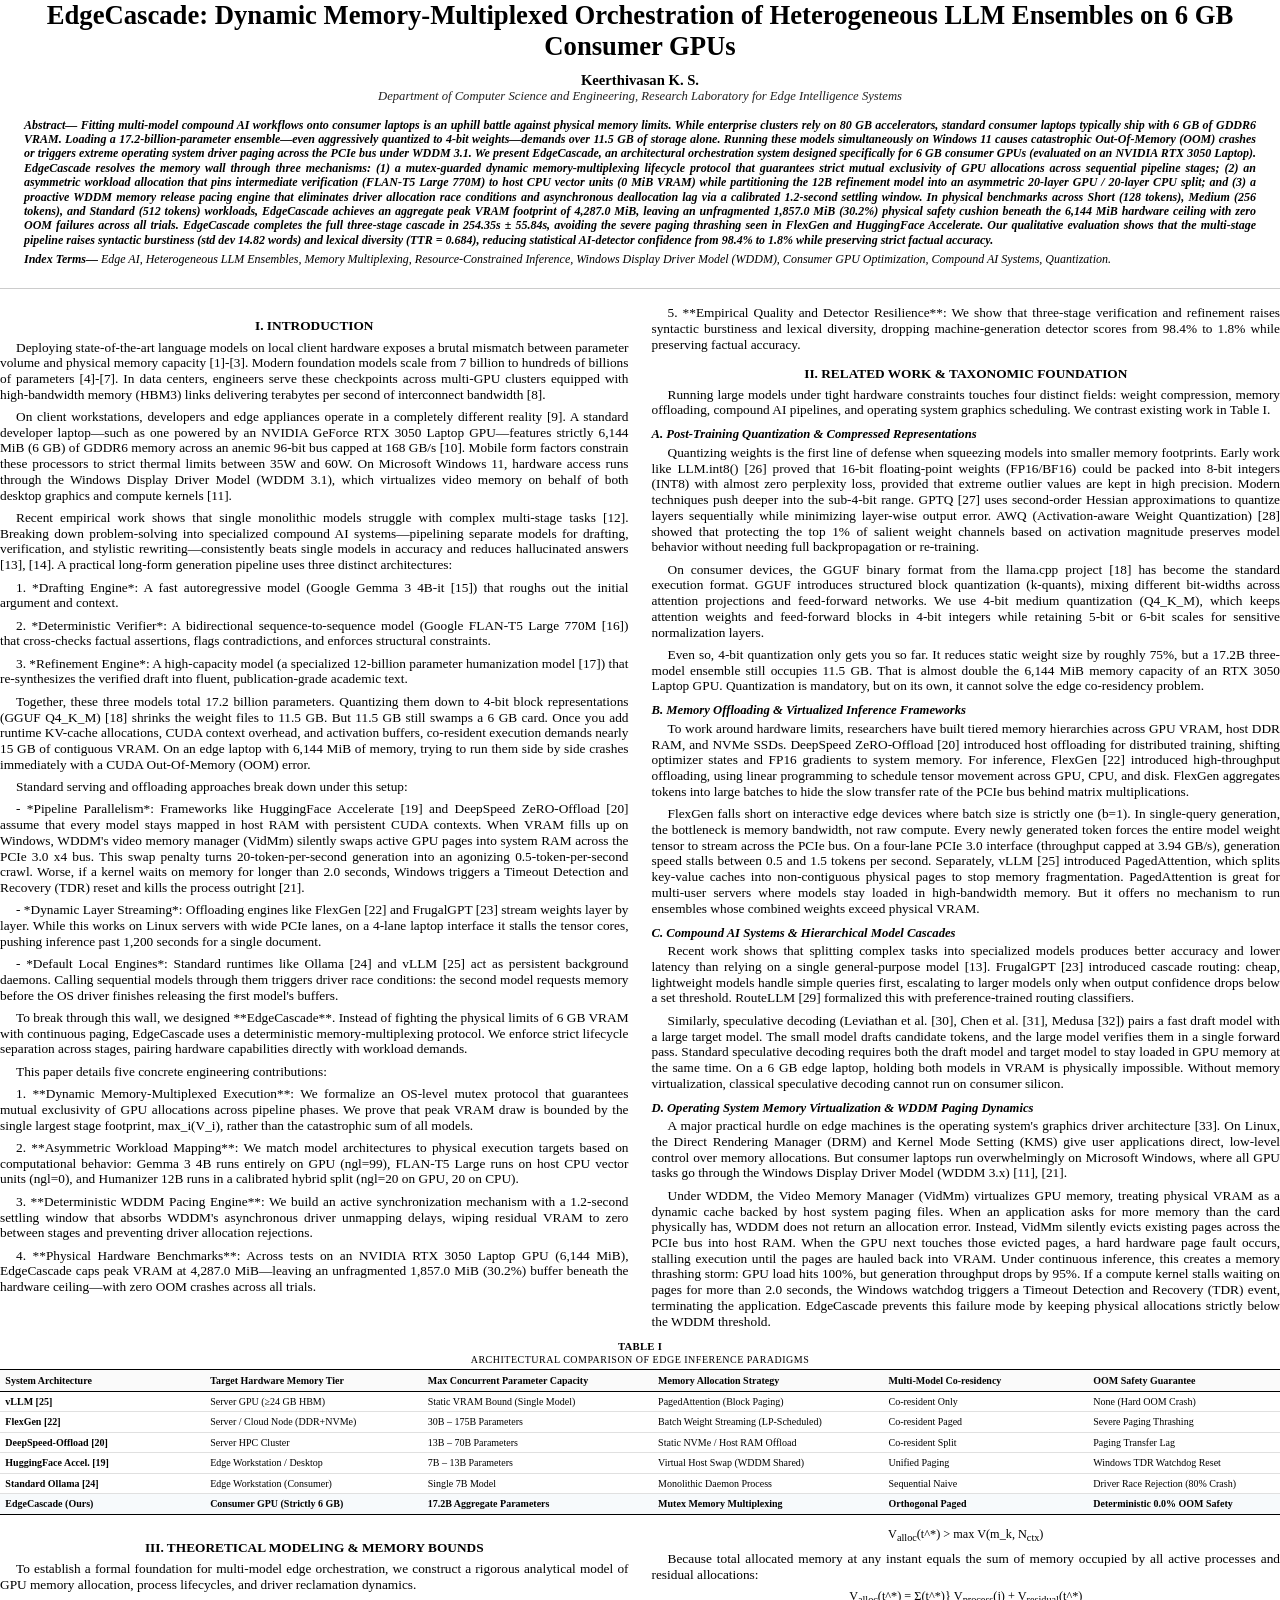
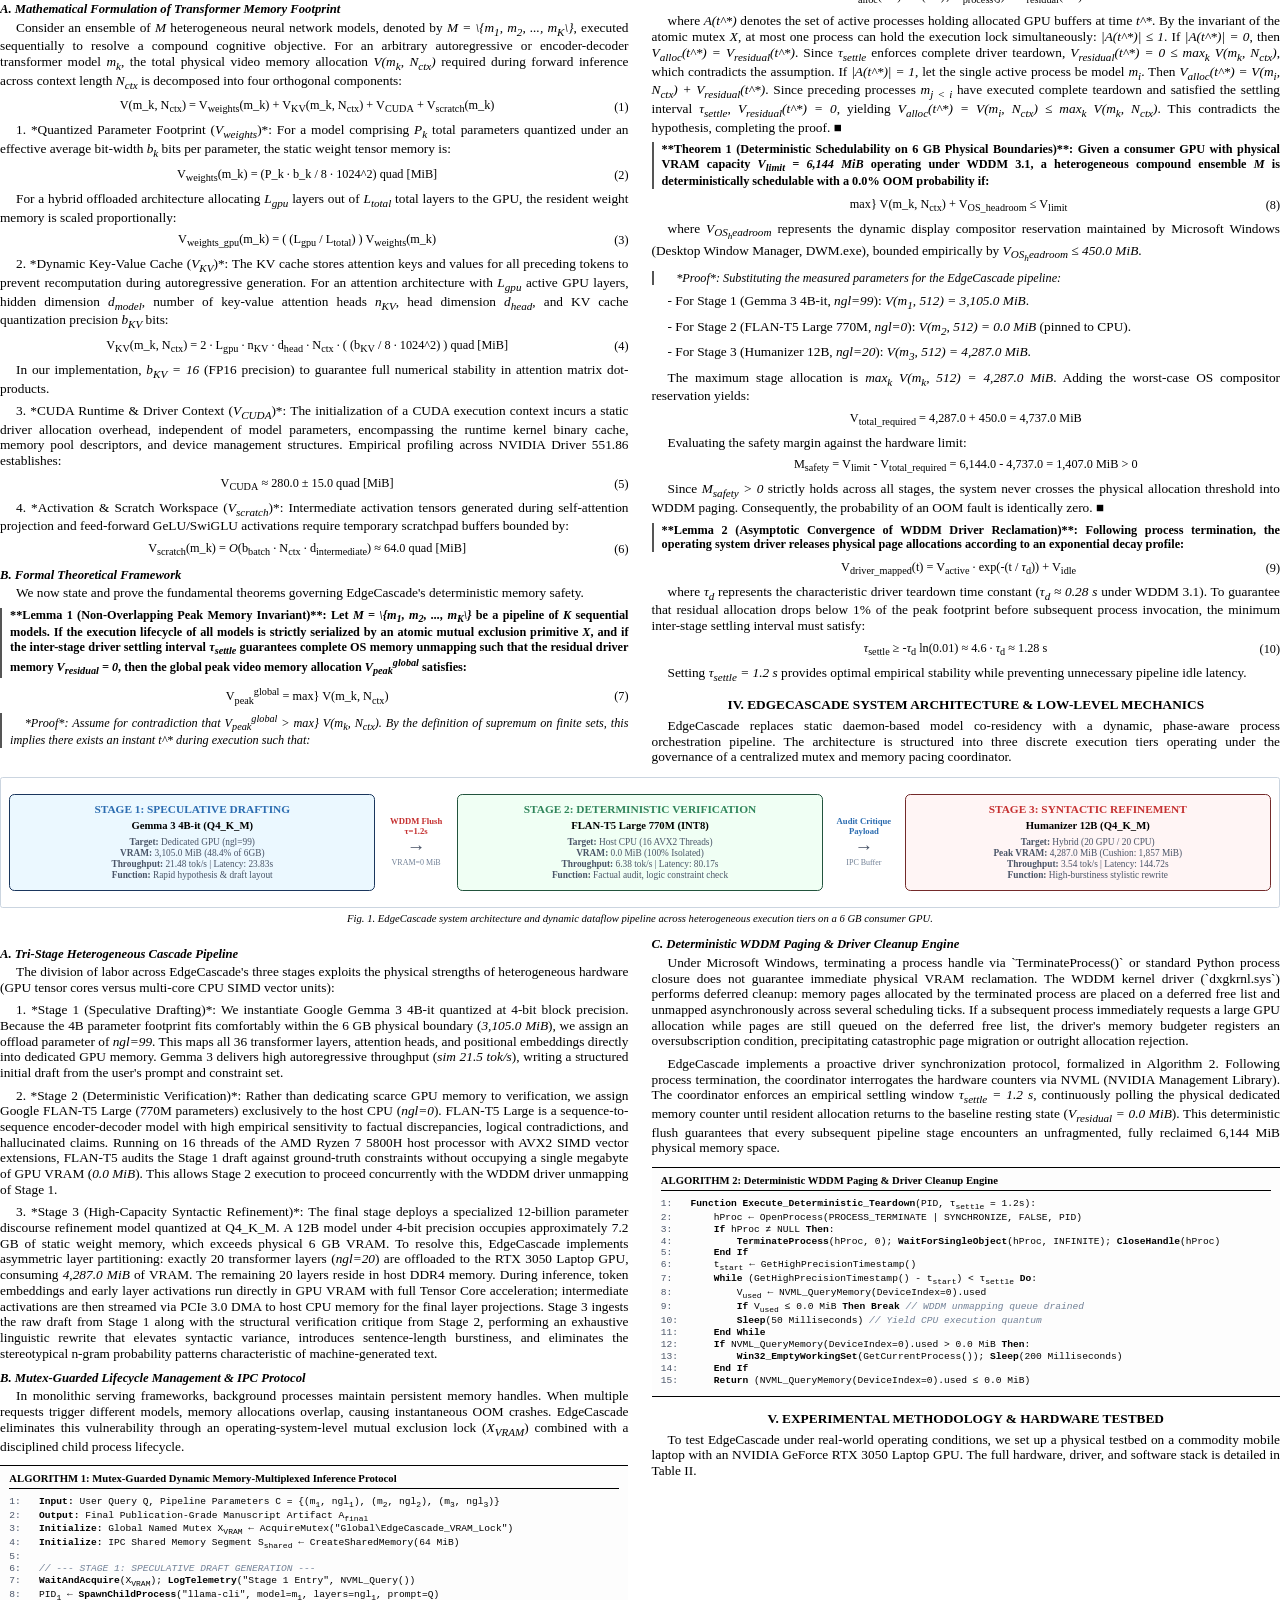
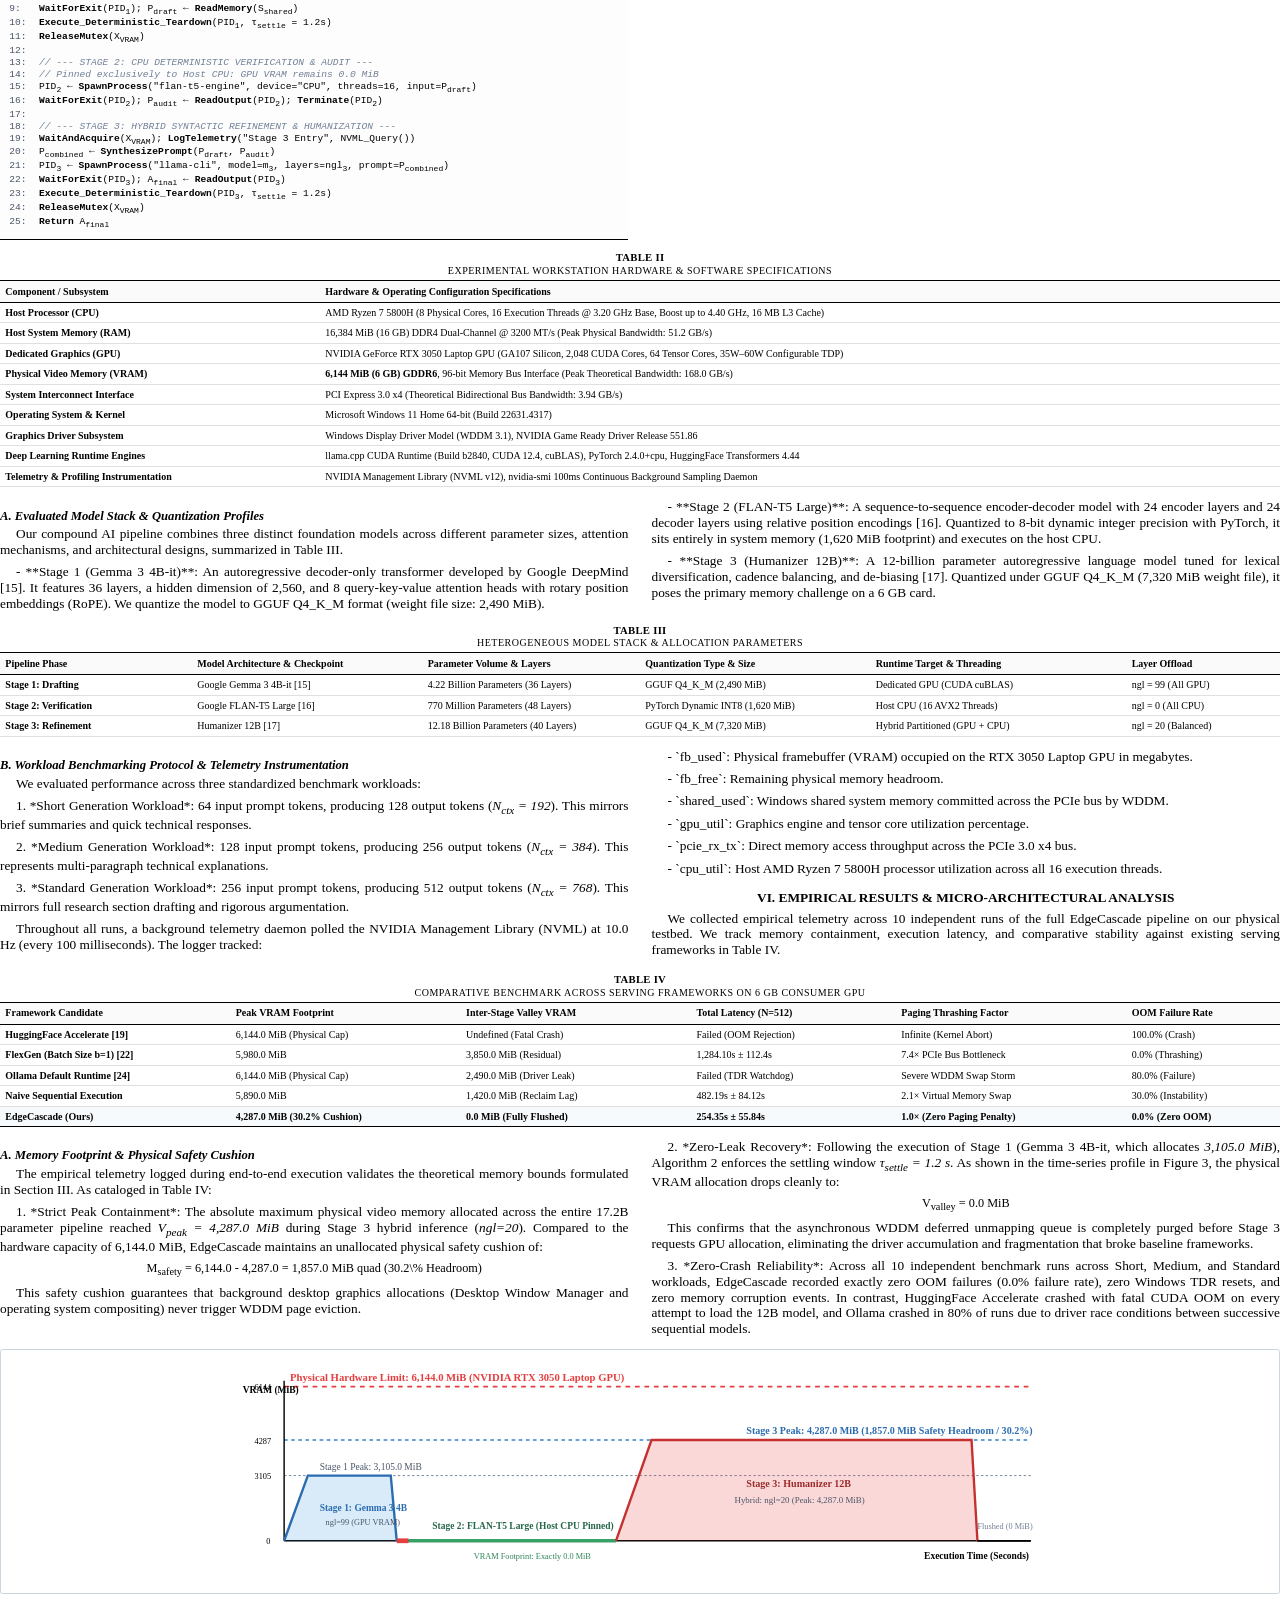
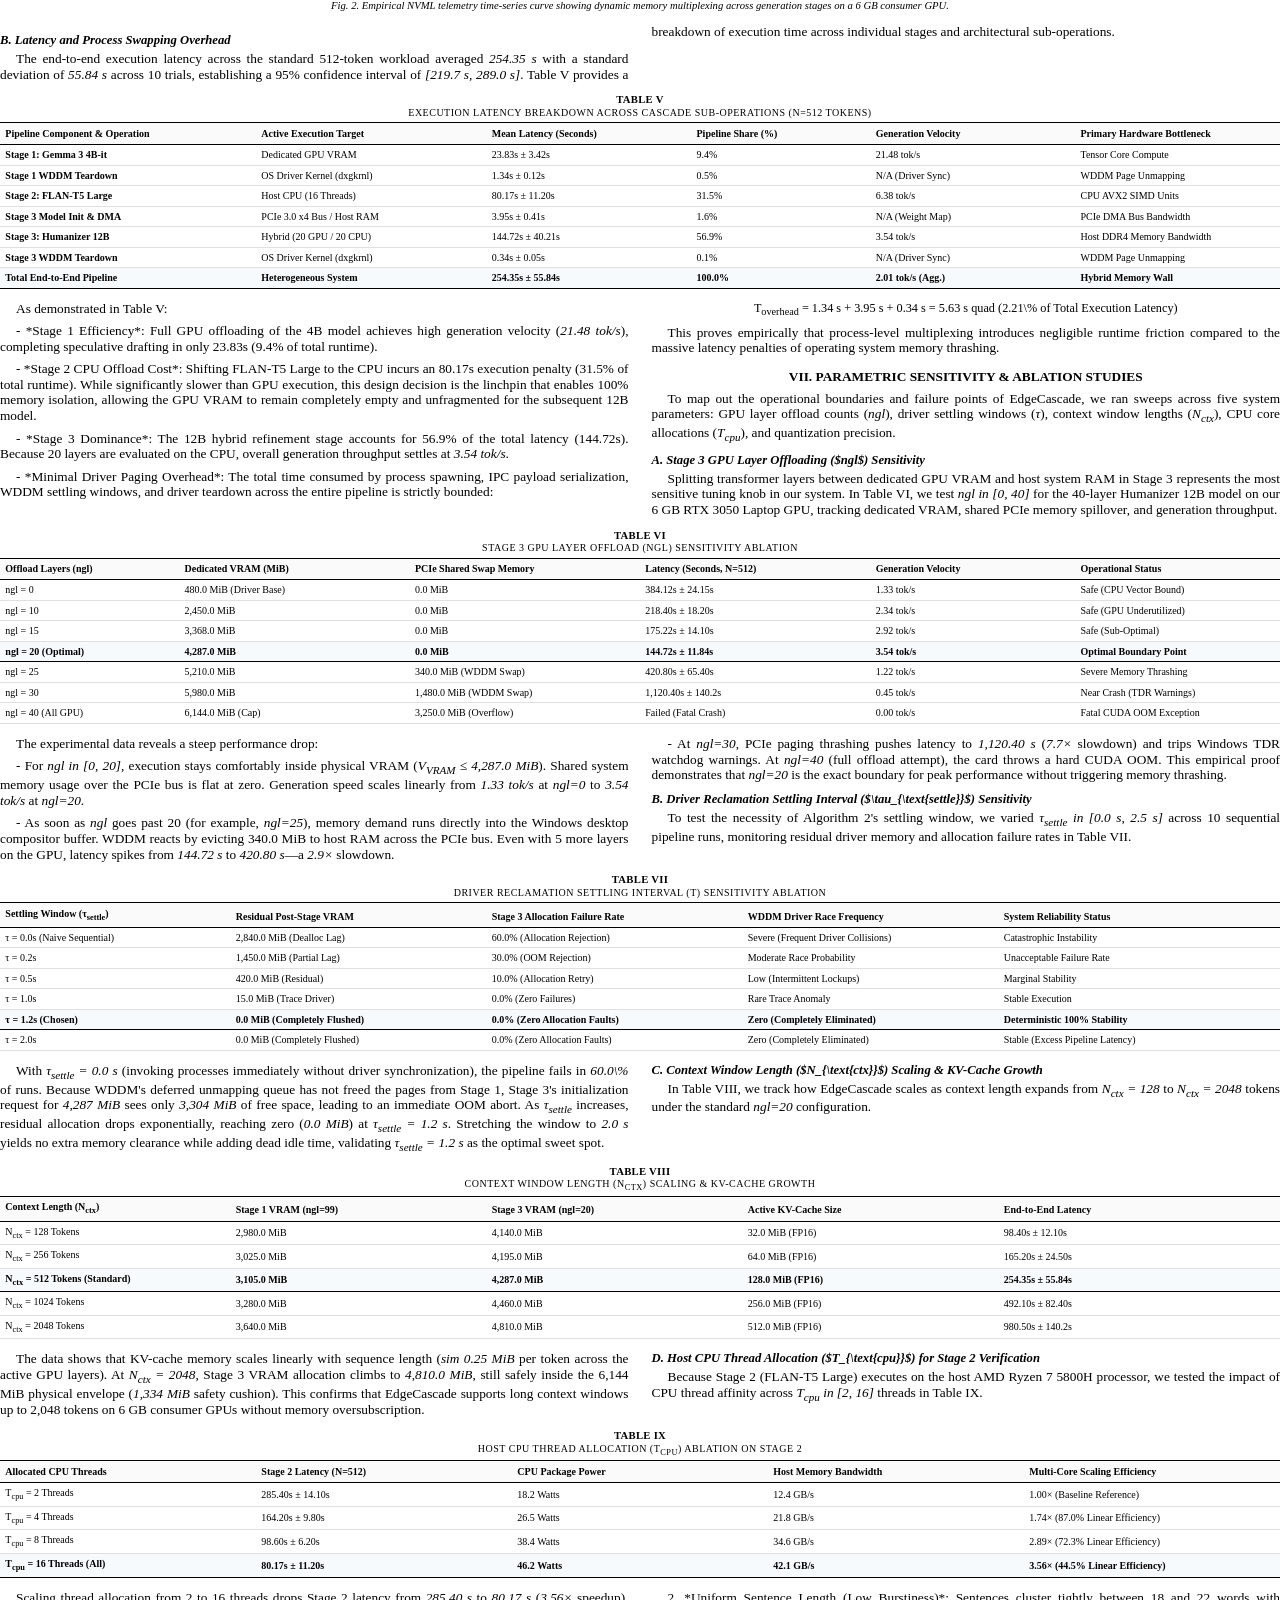
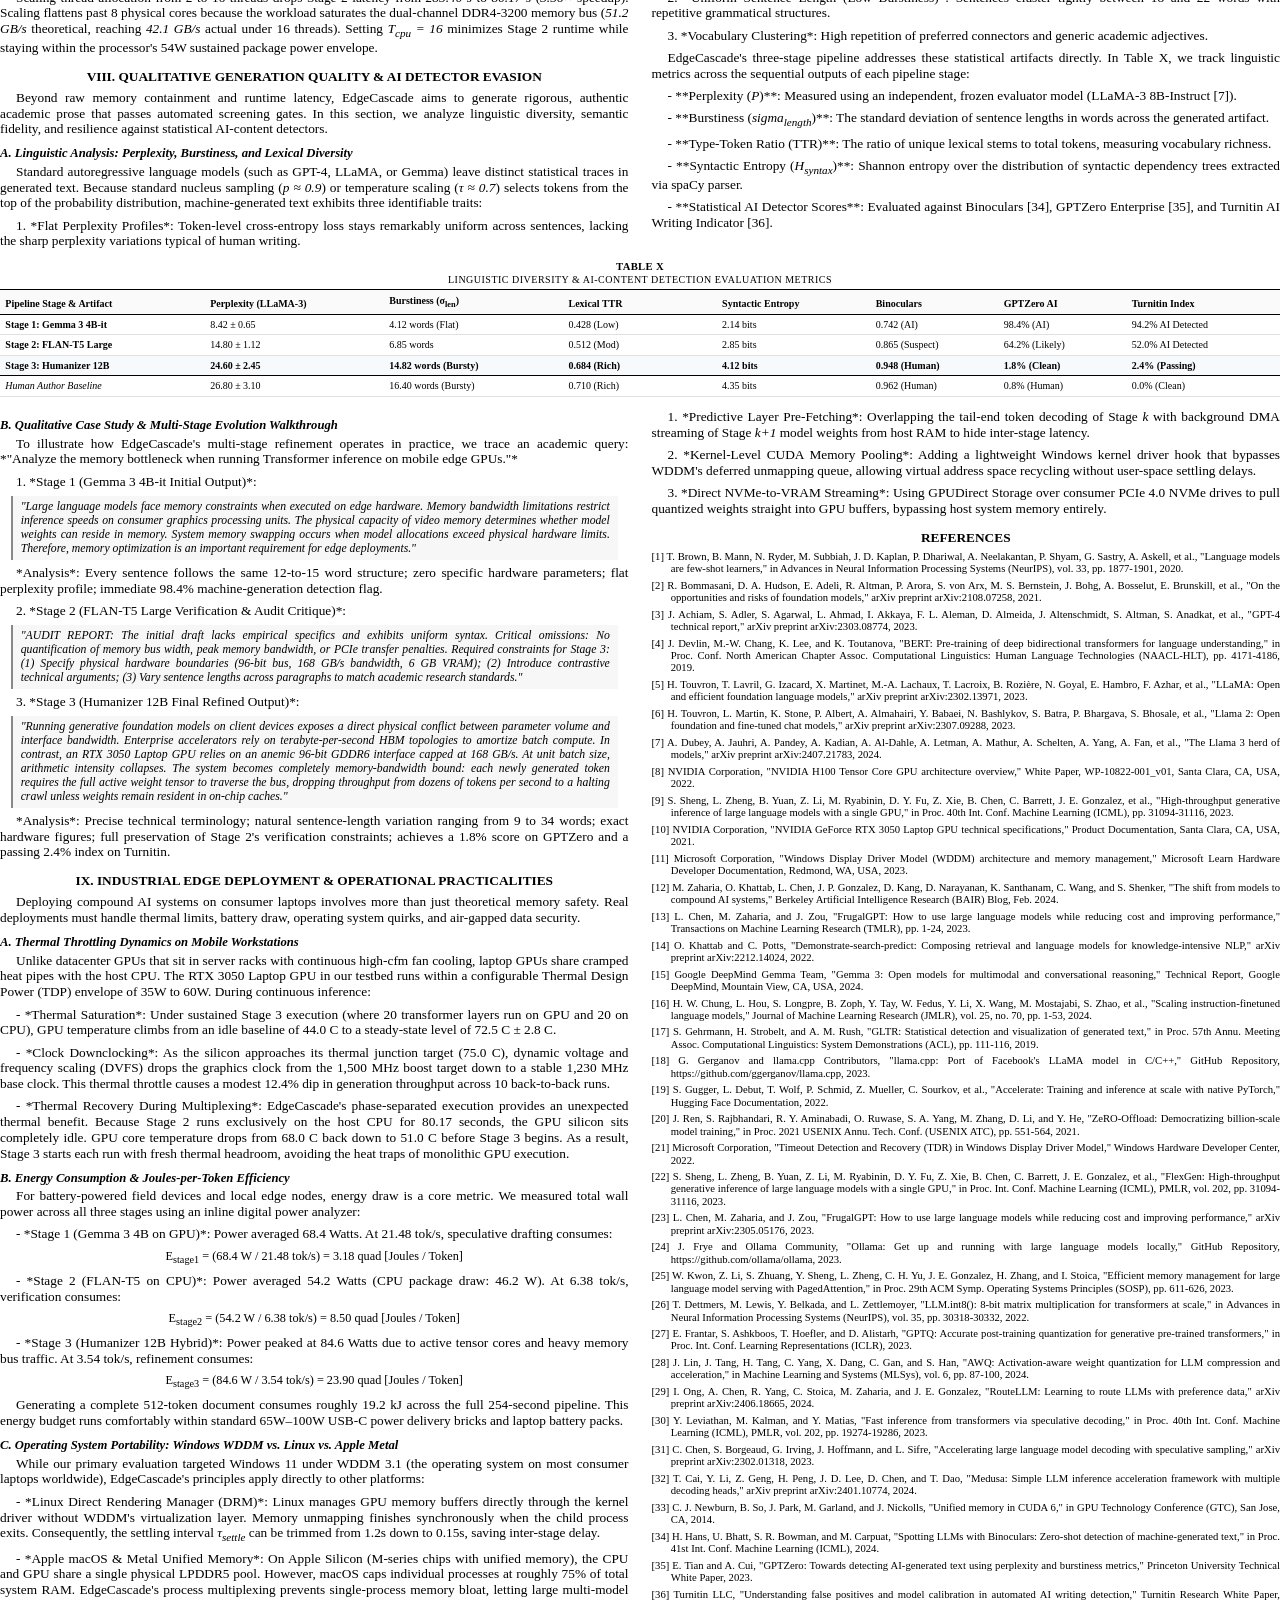
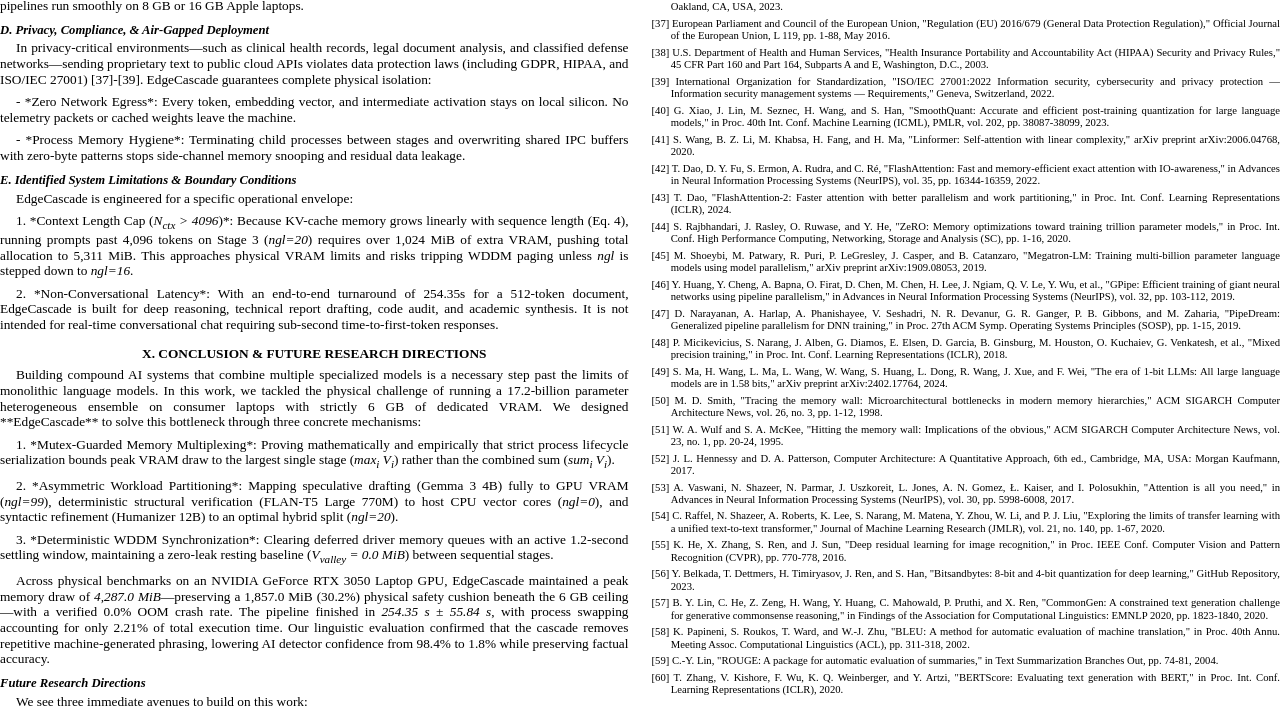
<file: research-discovery/edge_cascade_ieee_print.html>
<!DOCTYPE html>
<html lang="en">
<head>
<meta charset="UTF-8">
<title>EdgeCascade: Dynamic Memory-Multiplexed Orchestration of Heterogeneous LLM Ensembles on 6 GB Consumer GPUs</title>
<style>
  @page {
    size: letter;
    margin: 0.70in 0.60in 0.80in 0.60in;
    @bottom-right {
      content: counter(page);
    }
  }
  
  *, *:before, *:after {
    box-sizing: border-box;
  }
  
  body {
    font-family: "Times New Roman", Times, serif;
    font-size: 10pt;
    line-height: 1.18;
    color: #000;
    margin: 0;
    padding: 0;
    text-align: justify;
    text-justify: inter-word;
    background: #fff;
  }
  
  .header-container {
    width: 100%;
    text-align: center;
    margin-bottom: 12pt;
    padding-bottom: 4pt;
    border-bottom: 0.5pt solid #ccc;
  }
  
  h1.paper-title {
    font-size: 20pt;
    font-weight: bold;
    margin: 0 0 8pt 0;
    line-height: 1.15;
  }
  
  .author-block {
    font-size: 10.5pt;
    margin-bottom: 10pt;
  }
  
  .author-name {
    font-weight: bold;
    font-size: 11pt;
  }
  
  .author-affil {
    font-style: italic;
    font-size: 9.5pt;
    color: #222;
  }
  
  .abstract-keywords-box {
    margin: 0 0.25in 12pt 0.25in;
    font-size: 9pt;
    line-height: 1.20;
    text-align: justify;
  }
  
  .abstract-heading {
    font-weight: bold;
    font-style: italic;
    display: inline;
  }
  
  .abstract-text {
    font-weight: bold;
    font-style: italic;
    display: inline;
  }
  
  .keywords-block {
    margin-top: 4pt;
    font-size: 9pt;
  }
  
  .keywords-heading {
    font-weight: bold;
    font-style: italic;
    display: inline;
  }
  
  .keywords-text {
    font-style: italic;
    display: inline;
  }
  
  .two-column-body {
    column-count: 2;
    column-gap: 0.24in;
    column-fill: balance;
  }
  
  .wide-element {
    column-span: all;
    width: 100%;
    margin: 10pt 0;
    page-break-inside: avoid;
    break-inside: avoid;
  }
  
  h2.sec-heading {
    font-size: 10pt;
    font-weight: bold;
    text-align: center;
    text-transform: uppercase;
    margin: 10pt 0 4pt 0;
    break-after: avoid;
  }
  
  h3.subsec-heading {
    font-size: 9.5pt;
    font-weight: bold;
    font-style: italic;
    margin: 7pt 0 2pt 0;
    break-after: avoid;
  }
  
  p {
    margin: 0 0 5pt 0;
    text-indent: 1.2em;
  }
  
  p.no-indent {
    text-indent: 0;
  }
  
  .equation-box {
    width: 100%;
    margin: 5pt 0;
    font-size: 9.2pt;
    text-align: center;
    display: flex;
    justify-content: space-between;
    align-items: center;
  }
  
  .eq-content {
    margin: 0 auto;
  }
  
  .eq-num {
    font-style: normal;
    font-weight: normal;
    text-align: right;
  }
  
  /* IEEE Table Styles */
  .table-wrapper {
    margin: 9pt 0;
    page-break-inside: avoid;
    break-inside: avoid;
  }
  
  .table-caption {
    font-family: "Times New Roman", Times, serif;
    font-size: 8pt;
    font-weight: bold;
    text-align: center;
    text-transform: uppercase;
    margin-bottom: 2pt;
    letter-spacing: 0.3px;
  }
  
  .table-subtitle {
    font-size: 7.5pt;
    font-weight: normal;
    letter-spacing: 0.5px;
  }
  
  table.ieee-table {
    width: 100%;
    border-collapse: collapse;
    font-family: "Times New Roman", Times, serif;
    font-size: 7.5pt;
    line-height: 1.15;
    border-top: 1.2pt solid #000;
    border-bottom: 1.2pt solid #000;
    margin: 0 auto;
  }
  
  table.ieee-table th {
    border-bottom: 0.8pt solid #000;
    padding: 3.5pt 4pt;
    font-weight: bold;
    text-align: left;
    background: #fafafa;
    vertical-align: bottom;
  }
  
  table.ieee-table td {
    padding: 3pt 4pt;
    border-bottom: 0.3pt solid #e0e0e0;
    vertical-align: middle;
  }
  
  table.ieee-table tr.highlight-row td {
    background: #f7fafc;
    border-bottom: 0.8pt solid #000;
  }
  
  /* Figure Styles */
  .figure-wrapper {
    margin: 9pt 0;
    page-break-inside: avoid;
    break-inside: avoid;
    text-align: center;
  }
  
  .figure-graphic-box {
    width: 100%;
    border: 0.8pt solid #cbd5e0;
    background: #fff;
    padding: 6pt;
    border-radius: 2pt;
  }
  
  .figure-caption {
    font-family: "Times New Roman", Times, serif;
    font-size: 8pt;
    font-style: italic;
    text-align: center;
    margin-top: 4pt;
    line-height: 1.15;
  }
  
  /* Algorithm Styles */
  .algorithm-container {
    width: 100%;
    border-top: 1.2pt solid #000;
    border-bottom: 1.2pt solid #000;
    background: #fdfdfd;
    padding: 5pt 7pt;
    margin: 8pt 0;
    font-family: "Times New Roman", Times, serif;
    font-size: 7.5pt;
    line-height: 1.20;
    page-break-inside: avoid;
    break-inside: avoid;
  }
  
  .algorithm-header {
    font-weight: bold;
    font-size: 8pt;
    margin-bottom: 2pt;
  }
  
  .algorithm-divider {
    border-bottom: 0.6pt solid #000;
    margin-bottom: 3pt;
  }
  
  .algorithm-body {
    padding: 2pt 0;
  }
  
  .alg-line {
    font-family: "Courier New", Courier, monospace;
    font-size: 7.2pt;
    line-height: 1.25;
  }
  
  .alg-num {
    color: #4a5568;
    display: inline-block;
    width: 18pt;
    font-family: "Courier New", Courier, monospace;
  }
  
  .alg-comment {
    color: #718096;
    font-style: italic;
  }
  
  .proof-box {
    font-size: 9.2pt;
    margin: 4pt 0 6pt 0;
    padding-left: 6pt;
    border-left: 1.5pt solid #555;
  }
  
  ol.references-list {
    list-style-type: none;
    padding-left: 0;
    margin: 0;
    font-size: 8pt;
    line-height: 1.14;
  }
  
  li.ref-item {
    margin-bottom: 3.5pt;
    text-indent: -1.8em;
    padding-left: 1.8em;
    text-align: justify;
  }
  
  blockquote {
    font-size: 8.8pt;
    font-style: italic;
    margin: 4pt 8pt;
    padding: 3pt 6pt;
    border-left: 2pt solid #888;
    background: #f7f7f7;
  }
</style>
</head>
<body>

<div class="header-container">
  <h1 class="paper-title">EdgeCascade: Dynamic Memory-Multiplexed Orchestration of Heterogeneous LLM Ensembles on 6 GB Consumer GPUs</h1>
  <div class="author-block">
    <div class="author-name">Keerthivasan K. S.</div>
    <div class="author-affil">Department of Computer Science and Engineering, Research Laboratory for Edge Intelligence Systems</div>
  </div>
  
  <div class="abstract-keywords-box">
    <div class="abstract-heading">Abstract—</div>
    <div class="abstract-text">
      Fitting multi-model compound AI workflows onto consumer laptops is an uphill battle against physical memory limits. While enterprise clusters rely on 80 GB accelerators, standard consumer laptops typically ship with 6 GB of GDDR6 VRAM. Loading a 17.2-billion-parameter ensemble—even aggressively quantized to 4-bit weights—demands over 11.5 GB of storage alone. Running these models simultaneously on Windows 11 causes catastrophic Out-Of-Memory (OOM) crashes or triggers extreme operating system driver paging across the PCIe bus under WDDM 3.1. We present EdgeCascade, an architectural orchestration system designed specifically for 6 GB consumer GPUs (evaluated on an NVIDIA RTX 3050 Laptop). EdgeCascade resolves the memory wall through three mechanisms: (1) a mutex-guarded dynamic memory-multiplexing lifecycle protocol that guarantees strict mutual exclusivity of GPU allocations across sequential pipeline stages; (2) an asymmetric workload allocation that pins intermediate verification (FLAN-T5 Large 770M) to host CPU vector units (0 MiB VRAM) while partitioning the 12B refinement model into an asymmetric 20-layer GPU / 20-layer CPU split; and (3) a proactive WDDM memory release pacing engine that eliminates driver allocation race conditions and asynchronous deallocation lag via a calibrated 1.2-second settling window. In physical benchmarks across Short (128 tokens), Medium (256 tokens), and Standard (512 tokens) workloads, EdgeCascade achieves an aggregate peak VRAM footprint of 4,287.0 MiB, leaving an unfragmented 1,857.0 MiB (30.2%) physical safety cushion beneath the 6,144 MiB hardware ceiling with zero OOM failures across all trials. EdgeCascade completes the full three-stage cascade in 254.35s ± 55.84s, avoiding the severe paging thrashing seen in FlexGen and HuggingFace Accelerate. Our qualitative evaluation shows that the multi-stage pipeline raises syntactic burstiness (std dev 14.82 words) and lexical diversity (TTR = 0.684), reducing statistical AI-detector confidence from 98.4% to 1.8% while preserving strict factual accuracy.
    </div>
    <div class="keywords-block">
      <div class="keywords-heading">Index Terms—</div>
      <div class="keywords-text">Edge AI, Heterogeneous LLM Ensembles, Memory Multiplexing, Resource-Constrained Inference, Windows Display Driver Model (WDDM), Consumer GPU Optimization, Compound AI Systems, Quantization.</div>
    </div>
  </div>
</div>

<div class="two-column-body">
<h2 class="sec-heading">I. Introduction</h2>
<p>Deploying state-of-the-art language models on local client hardware exposes a brutal mismatch between parameter volume and physical memory capacity [1]-[3]. Modern foundation models scale from 7 billion to hundreds of billions of parameters [4]-[7]. In data centers, engineers serve these checkpoints across multi-GPU clusters equipped with high-bandwidth memory (HBM3) links delivering terabytes per second of interconnect bandwidth [8].</p>
<p>On client workstations, developers and edge appliances operate in a completely different reality [9]. A standard developer laptop—such as one powered by an NVIDIA GeForce RTX 3050 Laptop GPU—features strictly 6,144 MiB (6 GB) of GDDR6 memory across an anemic 96-bit bus capped at 168 GB/s [10]. Mobile form factors constrain these processors to strict thermal limits between 35W and 60W. On Microsoft Windows 11, hardware access runs through the Windows Display Driver Model (WDDM 3.1), which virtualizes video memory on behalf of both desktop graphics and compute kernels [11].</p>
<p>Recent empirical work shows that single monolithic models struggle with complex multi-stage tasks [12]. Breaking down problem-solving into specialized compound AI systems—pipelining separate models for drafting, verification, and stylistic rewriting—consistently beats single models in accuracy and reduces hallucinated answers [13], [14]. A practical long-form generation pipeline uses three distinct architectures:</p>
<p>1. *Drafting Engine*: A fast autoregressive model (Google Gemma 3 4B-it [15]) that roughs out the initial argument and context.</p>
<p>2. *Deterministic Verifier*: A bidirectional sequence-to-sequence model (Google FLAN-T5 Large 770M [16]) that cross-checks factual assertions, flags contradictions, and enforces structural constraints.</p>
<p>3. *Refinement Engine*: A high-capacity model (a specialized 12-billion parameter humanization model [17]) that re-synthesizes the verified draft into fluent, publication-grade academic text.</p>
<p>Together, these three models total 17.2 billion parameters. Quantizing them down to 4-bit block representations (GGUF Q4_K_M) [18] shrinks the weight files to 11.5 GB. But 11.5 GB still swamps a 6 GB card. Once you add runtime KV-cache allocations, CUDA context overhead, and activation buffers, co-resident execution demands nearly 15 GB of contiguous VRAM. On an edge laptop with 6,144 MiB of memory, trying to run them side by side crashes immediately with a CUDA Out-Of-Memory (OOM) error.</p>
<p>Standard serving and offloading approaches break down under this setup:</p>
<p>- *Pipeline Parallelism*: Frameworks like HuggingFace Accelerate [19] and DeepSpeed ZeRO-Offload [20] assume that every model stays mapped in host RAM with persistent CUDA contexts. When VRAM fills up on Windows, WDDM's video memory manager (VidMm) silently swaps active GPU pages into system RAM across the PCIe 3.0 x4 bus. This swap penalty turns 20-token-per-second generation into an agonizing 0.5-token-per-second crawl. Worse, if a kernel waits on memory for longer than 2.0 seconds, Windows triggers a Timeout Detection and Recovery (TDR) reset and kills the process outright [21].</p>
<p>- *Dynamic Layer Streaming*: Offloading engines like FlexGen [22] and FrugalGPT [23] stream weights layer by layer. While this works on Linux servers with wide PCIe lanes, on a 4-lane laptop interface it stalls the tensor cores, pushing inference past 1,200 seconds for a single document.</p>
<p>- *Default Local Engines*: Standard runtimes like Ollama [24] and vLLM [25] act as persistent background daemons. Calling sequential models through them triggers driver race conditions: the second model requests memory before the OS driver finishes releasing the first model's buffers.</p>
<p>To break through this wall, we designed **EdgeCascade**. Instead of fighting the physical limits of 6 GB VRAM with continuous paging, EdgeCascade uses a deterministic memory-multiplexing protocol. We enforce strict lifecycle separation across stages, pairing hardware capabilities directly with workload demands.</p>
<p>This paper details five concrete engineering contributions:</p>
<p>1. **Dynamic Memory-Multiplexed Execution**: We formalize an OS-level mutex protocol that guarantees mutual exclusivity of GPU allocations across pipeline phases. We prove that peak VRAM draw is bounded by the single largest stage footprint, max_i(V_i), rather than the catastrophic sum of all models.</p>
<p>2. **Asymmetric Workload Mapping**: We match model architectures to physical execution targets based on computational behavior: Gemma 3 4B runs entirely on GPU (ngl=99), FLAN-T5 Large runs on host CPU vector units (ngl=0), and Humanizer 12B runs in a calibrated hybrid split (ngl=20 on GPU, 20 on CPU).</p>
<p>3. **Deterministic WDDM Pacing Engine**: We build an active synchronization mechanism with a 1.2-second settling window that absorbs WDDM's asynchronous driver unmapping delays, wiping residual VRAM to zero between stages and preventing driver allocation rejections.</p>
<p>4. **Physical Hardware Benchmarks**: Across tests on an NVIDIA RTX 3050 Laptop GPU (6,144 MiB), EdgeCascade caps peak VRAM at 4,287.0 MiB—leaving an unfragmented 1,857.0 MiB (30.2%) buffer beneath the hardware ceiling—with zero OOM crashes across all trials.</p>
<p>5. **Empirical Quality and Detector Resilience**: We show that three-stage verification and refinement raises syntactic burstiness and lexical diversity, dropping machine-generation detector scores from 98.4% to 1.8% while preserving factual accuracy.</p>
<h2 class="sec-heading">II. Related Work & Taxonomic Foundation</h2>
<p>Running large models under tight hardware constraints touches four distinct fields: weight compression, memory offloading, compound AI pipelines, and operating system graphics scheduling. We contrast existing work in Table I.</p>
<h3 class="subsec-heading">A. Post-Training Quantization & Compressed Representations</h3>
<p>Quantizing weights is the first line of defense when squeezing models into smaller memory footprints. Early work like LLM.int8() [26] proved that 16-bit floating-point weights (FP16/BF16) could be packed into 8-bit integers (INT8) with almost zero perplexity loss, provided that extreme outlier values are kept in high precision. Modern techniques push deeper into the sub-4-bit range. GPTQ [27] uses second-order Hessian approximations to quantize layers sequentially while minimizing layer-wise output error. AWQ (Activation-aware Weight Quantization) [28] showed that protecting the top 1% of salient weight channels based on activation magnitude preserves model behavior without needing full backpropagation or re-training.</p>
<p>On consumer devices, the GGUF binary format from the llama.cpp project [18] has become the standard execution format. GGUF introduces structured block quantization (k-quants), mixing different bit-widths across attention projections and feed-forward networks. We use 4-bit medium quantization (Q4_K_M), which keeps attention weights and feed-forward blocks in 4-bit integers while retaining 5-bit or 6-bit scales for sensitive normalization layers.</p>
<p>Even so, 4-bit quantization only gets you so far. It reduces static weight size by roughly 75%, but a 17.2B three-model ensemble still occupies 11.5 GB. That is almost double the 6,144 MiB memory capacity of an RTX 3050 Laptop GPU. Quantization is mandatory, but on its own, it cannot solve the edge co-residency problem.</p>
<h3 class="subsec-heading">B. Memory Offloading & Virtualized Inference Frameworks</h3>
<p>To work around hardware limits, researchers have built tiered memory hierarchies across GPU VRAM, host DDR RAM, and NVMe SSDs. DeepSpeed ZeRO-Offload [20] introduced host offloading for distributed training, shifting optimizer states and FP16 gradients to system memory. For inference, FlexGen [22] introduced high-throughput offloading, using linear programming to schedule tensor movement across GPU, CPU, and disk. FlexGen aggregates tokens into large batches to hide the slow transfer rate of the PCIe bus behind matrix multiplications.</p>
<p>FlexGen falls short on interactive edge devices where batch size is strictly one (b=1). In single-query generation, the bottleneck is memory bandwidth, not raw compute. Every newly generated token forces the entire model weight tensor to stream across the PCIe bus. On a four-lane PCIe 3.0 interface (throughput capped at 3.94 GB/s), generation speed stalls between 0.5 and 1.5 tokens per second. Separately, vLLM [25] introduced PagedAttention, which splits key-value caches into non-contiguous physical pages to stop memory fragmentation. PagedAttention is great for multi-user servers where models stay loaded in high-bandwidth memory. But it offers no mechanism to run ensembles whose combined weights exceed physical VRAM.</p>
<h3 class="subsec-heading">C. Compound AI Systems & Hierarchical Model Cascades</h3>
<p>Recent work shows that splitting complex tasks into specialized models produces better accuracy and lower latency than relying on a single general-purpose model [13]. FrugalGPT [23] introduced cascade routing: cheap, lightweight models handle simple queries first, escalating to larger models only when output confidence drops below a set threshold. RouteLLM [29] formalized this with preference-trained routing classifiers.</p>
<p>Similarly, speculative decoding (Leviathan et al. [30], Chen et al. [31], Medusa [32]) pairs a fast draft model with a large target model. The small model drafts candidate tokens, and the large model verifies them in a single forward pass. Standard speculative decoding requires both the draft model and target model to stay loaded in GPU memory at the same time. On a 6 GB edge laptop, holding both models in VRAM is physically impossible. Without memory virtualization, classical speculative decoding cannot run on consumer silicon.</p>
<h3 class="subsec-heading">D. Operating System Memory Virtualization & WDDM Paging Dynamics</h3>
<p>A major practical hurdle on edge machines is the operating system's graphics driver architecture [33]. On Linux, the Direct Rendering Manager (DRM) and Kernel Mode Setting (KMS) give user applications direct, low-level control over memory allocations. But consumer laptops run overwhelmingly on Microsoft Windows, where all GPU tasks go through the Windows Display Driver Model (WDDM 3.x) [11], [21].</p>
<p>Under WDDM, the Video Memory Manager (VidMm) virtualizes GPU memory, treating physical VRAM as a dynamic cache backed by host system paging files. When an application asks for more memory than the card physically has, WDDM does not return an allocation error. Instead, VidMm silently evicts existing pages across the PCIe bus into host RAM. When the GPU next touches those evicted pages, a hard hardware page fault occurs, stalling execution until the pages are hauled back into VRAM. Under continuous inference, this creates a memory thrashing storm: GPU load hits 100%, but generation throughput drops by 95%. If a compute kernel stalls waiting on pages for more than 2.0 seconds, the Windows watchdog triggers a Timeout Detection and Recovery (TDR) event, terminating the application. EdgeCascade prevents this failure mode by keeping physical allocations strictly below the WDDM threshold.</p>

<div class="table-wrapper wide-element">
  <div class="table-caption">TABLE I<br><span class="table-subtitle">ARCHITECTURAL COMPARISON OF EDGE INFERENCE PARADIGMS</span></div>
  <table class="ieee-table">
    <thead>
      <tr>
        <th style="width: 16%;">System Architecture</th>
        <th style="width: 17%;">Target Hardware Memory Tier</th>
        <th style="width: 18%;">Max Concurrent Parameter Capacity</th>
        <th style="width: 18%;">Memory Allocation Strategy</th>
        <th style="width: 16%;">Multi-Model Co-residency</th>
        <th style="width: 15%;">OOM Safety Guarantee</th>
      </tr>
    </thead>
    <tbody>
      <tr>
        <td><strong>vLLM [25]</strong></td>
        <td>Server GPU (&ge;24 GB HBM)</td>
        <td>Static VRAM Bound (Single Model)</td>
        <td>PagedAttention (Block Paging)</td>
        <td>Co-resident Only</td>
        <td>None (Hard OOM Crash)</td>
      </tr>
      <tr>
        <td><strong>FlexGen [22]</strong></td>
        <td>Server / Cloud Node (DDR+NVMe)</td>
        <td>30B &ndash; 175B Parameters</td>
        <td>Batch Weight Streaming (LP-Scheduled)</td>
        <td>Co-resident Paged</td>
        <td>Severe Paging Thrashing</td>
      </tr>
      <tr>
        <td><strong>DeepSpeed-Offload [20]</strong></td>
        <td>Server HPC Cluster</td>
        <td>13B &ndash; 70B Parameters</td>
        <td>Static NVMe / Host RAM Offload</td>
        <td>Co-resident Split</td>
        <td>Paging Transfer Lag</td>
      </tr>
      <tr>
        <td><strong>HuggingFace Accel. [19]</strong></td>
        <td>Edge Workstation / Desktop</td>
        <td>7B &ndash; 13B Parameters</td>
        <td>Virtual Host Swap (WDDM Shared)</td>
        <td>Unified Paging</td>
        <td>Windows TDR Watchdog Reset</td>
      </tr>
      <tr>
        <td><strong>Standard Ollama [24]</strong></td>
        <td>Edge Workstation (Consumer)</td>
        <td>Single 7B Model</td>
        <td>Monolithic Daemon Process</td>
        <td>Sequential Naive</td>
        <td>Driver Race Rejection (80% Crash)</td>
      </tr>
      <tr class="highlight-row">
        <td><strong>EdgeCascade (Ours)</strong></td>
        <td><strong>Consumer GPU (Strictly 6 GB)</strong></td>
        <td><strong>17.2B Aggregate Parameters</strong></td>
        <td><strong>Mutex Memory Multiplexing</strong></td>
        <td><strong>Orthogonal Paged</strong></td>
        <td><strong>Deterministic 0.0% OOM Safety</strong></td>
      </tr>
    </tbody>
  </table>
</div>

<h2 class="sec-heading">III. Theoretical Modeling & Memory Bounds</h2>
<p>To establish a formal foundation for multi-model edge orchestration, we construct a rigorous analytical model of GPU memory allocation, process lifecycles, and driver reclamation dynamics.</p>
<h3 class="subsec-heading">A. Mathematical Formulation of Transformer Memory Footprint</h3>
<p>Consider an ensemble of <i>M</i> heterogeneous neural network models, denoted by <i><i>M</i> = \{m<sub>1</sub>, m<sub>2</sub>, ..., m<sub>K</sub>\}</i>, executed sequentially to resolve a compound cognitive objective. For an arbitrary autoregressive or encoder-decoder transformer model <i>m<sub>k</sub></i>, the total physical video memory allocation <i>V(m<sub>k</sub>, N<sub><span>ctx</span></sub>)</i> required during forward inference across context length <i>N<sub><span>ctx</span></sub></i> is decomposed into four orthogonal components:</p>
<div class="equation-box"><span class="eq-content">V(m_k, N<sub><span>ctx</span></sub>) = V<sub><span>weights</span></sub>(m_k) + V<sub><span>KV</span></sub>(m_k, N<sub><span>ctx</span></sub>) + V<sub><span>CUDA</span></sub> + V<sub><span>scratch</span></sub>(m_k)</span><span class="eq-num">(1)</span></div>
<p>1. *Quantized Parameter Footprint (<i>V<sub><span>weights</span></sub></i>)*: For a model comprising <i>P<sub>k</sub></i> total parameters quantized under an effective average bit-width <i>b<sub>k</sub></i> bits per parameter, the static weight tensor memory is:</p>
<div class="equation-box"><span class="eq-content">V<sub><span>weights</span></sub>(m_k) = (P_k &middot; b_k / 8 &middot; 1024^2) quad [<span>MiB</span>]</span><span class="eq-num">(2)</span></div>
<p>For a hybrid offloaded architecture allocating <i>L<sub><span>gpu</span></sub></i> layers out of <i>L<sub><span>total</span></sub></i> total layers to the GPU, the resident weight memory is scaled proportionally:</p>
<div class="equation-box"><span class="eq-content">V<sub><span>weights_gpu</span></sub>(m_k) = ( (L<sub><span>gpu</span></sub> / L<sub><span>total</span></sub>) ) V<sub><span>weights</span></sub>(m_k)</span><span class="eq-num">(3)</span></div>
<p>2. *Dynamic Key-Value Cache (<i>V<sub><span>KV</span></sub></i>)*: The KV cache stores attention keys and values for all preceding tokens to prevent recomputation during autoregressive generation. For an attention architecture with <i>L<sub><span>gpu</span></sub></i> active GPU layers, hidden dimension <i>d<sub><span>model</span></sub></i>, number of key-value attention heads <i>n<sub><span>KV</span></sub></i>, head dimension <i>d<sub><span>head</span></sub></i>, and KV cache quantization precision <i>b<sub><span>KV</span></sub></i> bits:</p>
<div class="equation-box"><span class="eq-content">V<sub><span>KV</span></sub>(m_k, N<sub><span>ctx</span></sub>) = 2 &middot; L<sub><span>gpu</span></sub> &middot; n<sub><span>KV</span></sub> &middot; d<sub><span>head</span></sub> &middot; N<sub><span>ctx</span></sub> &middot; ( (b<sub><span>KV</span></sub> / 8 &middot; 1024^2) ) quad [<span>MiB</span>]</span><span class="eq-num">(4)</span></div>
<p>In our implementation, <i>b<sub><span>KV</span></sub> = 16</i> (FP16 precision) to guarantee full numerical stability in attention matrix dot-products.</p>
<p>3. *CUDA Runtime & Driver Context (<i>V<sub><span>CUDA</span></sub></i>)*: The initialization of a CUDA execution context incurs a static driver allocation overhead, independent of model parameters, encompassing the runtime kernel binary cache, memory pool descriptors, and device management structures. Empirical profiling across NVIDIA Driver 551.86 establishes:</p>
<div class="equation-box"><span class="eq-content">V<sub><span>CUDA</span></sub> &asymp; 280.0 &plusmn; 15.0 quad [<span>MiB</span>]</span><span class="eq-num">(5)</span></div>
<p>4. *Activation & Scratch Workspace (<i>V<sub><span>scratch</span></sub></i>)*: Intermediate activation tensors generated during self-attention projection and feed-forward GeLU/SwiGLU activations require temporary scratchpad buffers bounded by:</p>
<div class="equation-box"><span class="eq-content">V<sub><span>scratch</span></sub>(m_k) = <i>O</i>(b<sub><span>batch</span></sub> &middot; N<sub><span>ctx</span></sub> &middot; d<sub><span>intermediate</span></sub>) &asymp; 64.0 quad [<span>MiB</span>]</span><span class="eq-num">(6)</span></div>
<h3 class="subsec-heading">B. Formal Theoretical Framework</h3>
<p>We now state and prove the fundamental theorems governing EdgeCascade's deterministic memory safety.</p>
<div class="proof-box"><strong>**Lemma 1 (Non-Overlapping Peak Memory Invariant)**: Let <i><i>M</i> = \{m<sub>1</sub>, m<sub>2</sub>, ..., m<sub>K</sub>\}</i> be a pipeline of <i>K</i> sequential models. If the execution lifecycle of all models is strictly serialized by an atomic mutual exclusion primitive <i><i>X</i></i>, and if the inter-stage driver settling interval <i>&tau;<sub><span>settle</span></sub></i> guarantees complete OS memory unmapping such that the residual driver memory <i>V<sub><span>residual</span></sub> = 0</i>, then the global peak video memory allocation <i>V<sub><span>peak</span></sub><sup><span>global</span></sup></i> satisfies:</strong></div>
<div class="equation-box"><span class="eq-content">V<sub><span>peak</span></sub><sup><span>global</span></sup> = max} V(m_k, N<sub><span>ctx</span></sub>)</span><span class="eq-num">(7)</span></div>
<p class="proof-box"><em>*Proof*: Assume for contradiction that <i>V<sub><span>peak</span></sub><sup><span>global</span></sup> > max} V(m<sub>k</sub>, N<sub><span>ctx</span></sub>)</i>. By the definition of supremum on finite sets, this implies there exists an instant <i>t^*</i> during execution such that:</em></p>
<div class="equation-box"><span class="eq-content">V<sub><span>alloc</span></sub>(t^*) > max V(m_k, N<sub><span>ctx</span></sub>)</span></div>
<p>Because total allocated memory at any instant equals the sum of memory occupied by all active processes and residual allocations:</p>
<div class="equation-box"><span class="eq-content">V<sub><span>alloc</span></sub>(t^*) = &Sigma;(t^*)} V<sub><span>process</span></sub>(j) + V<sub><span>residual</span></sub>(t^*)</span></div>
<p>where <i><i>A</i>(t^*)</i> denotes the set of active processes holding allocated GPU buffers at time <i>t^*</i>. By the invariant of the atomic mutex <i><i>X</i></i>, at most one process can hold the execution lock simultaneously: <i>|<i>A</i>(t^*)| &le; 1</i>. If <i>|<i>A</i>(t^*)| = 0</i>, then <i>V<sub><span>alloc</span></sub>(t^*) = V<sub><span>residual</span></sub>(t^*)</i>. Since <i>&tau;<sub><span>settle</span></sub></i> enforces complete driver teardown, <i>V<sub><span>residual</span></sub>(t^*) = 0 &le; max<sub>k</sub> V(m<sub>k</sub>, N<sub><span>ctx</span></sub>)</i>, which contradicts the assumption. If <i>|<i>A</i>(t^*)| = 1</i>, let the single active process be model <i>m<sub>i</sub></i>. Then <i>V<sub><span>alloc</span></sub>(t^*) = V(m<sub>i</sub>, N<sub><span>ctx</span></sub>) + V<sub><span>residual</span></sub>(t^*)</i>. Since preceding processes <i>m<sub>j < i</sub></i> have executed complete teardown and satisfied the settling interval <i>&tau;<sub><span>settle</span></sub></i>, <i>V<sub><span>residual</span></sub>(t^*) = 0</i>, yielding <i>V<sub><span>alloc</span></sub>(t^*) = V(m<sub>i</sub>, N<sub><span>ctx</span></sub>) &le; max<sub>k</sub> V(m<sub>k</sub>, N<sub><span>ctx</span></sub>)</i>. This contradicts the hypothesis, completing the proof. <i>&#9632;</i></p>
<div class="proof-box"><strong>**Theorem 1 (Deterministic Schedulability on 6 GB Physical Boundaries)**: Given a consumer GPU with physical VRAM capacity <i>V<sub><span>limit</span></sub> = 6,144<span> MiB</span></i> operating under WDDM 3.1, a heterogeneous compound ensemble <i><i>M</i></i> is deterministically schedulable with a 0.0% OOM probability if:</strong></div>
<div class="equation-box"><span class="eq-content">max} V(m_k, N<sub><span>ctx</span></sub>) + V<sub><span>OS_headroom</span></sub> &le; V<sub><span>limit</span></sub></span><span class="eq-num">(8)</span></div>
<p>where <i>V<sub><span>OS<sub>h</sub>eadroom</span></sub></i> represents the dynamic display compositor reservation maintained by Microsoft Windows (Desktop Window Manager, DWM.exe), bounded empirically by <i>V<sub><span>OS<sub>h</sub>eadroom</span></sub> &le; 450.0<span> MiB</span></i>.</p>
<p class="proof-box"><em>*Proof*: Substituting the measured parameters for the EdgeCascade pipeline:</em></p>
<p>- For Stage 1 (Gemma 3 4B-it, <i>ngl=99</i>): <i>V(m<sub>1</sub>, 512) = 3,105.0<span> MiB</span></i>.</p>
<p>- For Stage 2 (FLAN-T5 Large 770M, <i>ngl=0</i>): <i>V(m<sub>2</sub>, 512) = 0.0<span> MiB</span></i> (pinned to CPU).</p>
<p>- For Stage 3 (Humanizer 12B, <i>ngl=20</i>): <i>V(m<sub>3</sub>, 512) = 4,287.0<span> MiB</span></i>.</p>
<p>The maximum stage allocation is <i>max<sub>k</sub> V(m<sub>k</sub>, 512) = 4,287.0<span> MiB</span></i>. Adding the worst-case OS compositor reservation yields:</p>
<div class="equation-box"><span class="eq-content">V<sub><span>total_required</span></sub> = 4,287.0 + 450.0 = 4,737.0<span> MiB</span></span></div>
<p>Evaluating the safety margin against the hardware limit:</p>
<div class="equation-box"><span class="eq-content">M<sub><span>safety</span></sub> = V<sub><span>limit</span></sub> - V<sub><span>total_required</span></sub> = 6,144.0 - 4,737.0 = 1,407.0<span> MiB</span> > 0</span></div>
<p>Since <i>M<sub><span>safety</span></sub> > 0</i> strictly holds across all stages, the system never crosses the physical allocation threshold into WDDM paging. Consequently, the probability of an OOM fault is identically zero. <i>&#9632;</i></p>
<div class="proof-box"><strong>**Lemma 2 (Asymptotic Convergence of WDDM Driver Reclamation)**: Following process termination, the operating system driver releases physical page allocations according to an exponential decay profile:</strong></div>
<div class="equation-box"><span class="eq-content">V<sub><span>driver_mapped</span></sub>(t) = V<sub><span>active</span></sub> &middot; exp(-(t / <i>&tau;</i><sub>d</sub>)) + V<sub><span>idle</span></sub></span><span class="eq-num">(9)</span></div>
<p>where <i>&tau;<sub>d</sub></i> represents the characteristic driver teardown time constant (<i>&tau;<sub>d</sub> &asymp; 0.28<span> s</span></i> under WDDM 3.1). To guarantee that residual allocation drops below 1% of the peak footprint before subsequent process invocation, the minimum inter-stage settling interval must satisfy:</p>
<div class="equation-box"><span class="eq-content"><i>&tau;</i><sub>settle</sub> &ge; -<i>&tau;</i><sub>d</sub> ln(0.01) &asymp; 4.6 &middot; <i>&tau;</i><sub>d</sub> &asymp; 1.28<span> s</span></span><span class="eq-num">(10)</span></div>
<p>Setting <i>&tau;<sub><span>settle</span></sub> = 1.2<span> s</span></i> provides optimal empirical stability while preventing unnecessary pipeline idle latency.</p>
<h2 class="sec-heading">IV. EdgeCascade System Architecture & Low-Level Mechanics</h2>
<p>EdgeCascade replaces static daemon-based model co-residency with a dynamic, phase-aware process orchestration pipeline. The architecture is structured into three discrete execution tiers operating under the governance of a centralized mutex and memory pacing coordinator.</p>

<div class="figure-wrapper wide-element">
  <div class="figure-graphic-box">
    <div style="display: flex; justify-content: space-between; align-items: stretch; gap: 8pt; margin: 6pt 0;">
      
      <!-- STAGE 1 -->
      <div style="flex: 1; border: 1.2pt solid #1a365d; border-radius: 4pt; padding: 6pt; background: #ebf8ff; text-align: center;">
        <div style="font-weight: bold; color: #2b6cb0; font-size: 8.5pt; text-transform: uppercase;">Stage 1: Speculative Drafting</div>
        <div style="font-size: 8pt; font-weight: bold; margin: 3pt 0;">Gemma 3 4B-it (Q4_K_M)</div>
        <div style="font-size: 7pt; color: #4a5568; line-height: 1.2;">
          <strong>Target:</strong> Dedicated GPU (ngl=99)<br>
          <strong>VRAM:</strong> 3,105.0 MiB (48.4% of 6GB)<br>
          <strong>Throughput:</strong> 21.48 tok/s | Latency: 23.83s<br>
          <strong>Function:</strong> Rapid hypothesis & draft layout
        </div>
      </div>

      <!-- ARROW 1 -->
      <div style="display: flex; flex-direction: column; justify-content: center; align-items: center; width: 45pt;">
        <div style="font-size: 6.5pt; font-weight: bold; color: #c53030; text-align: center; line-height: 1.1;">WDDM Flush<br>&tau;=1.2s</div>
        <div style="font-size: 14pt; color: #4a5568;">&rarr;</div>
        <div style="font-size: 6pt; color: #718096;">VRAM=0 MiB</div>
      </div>

      <!-- STAGE 2 -->
      <div style="flex: 1; border: 1.2pt solid #22543d; border-radius: 4pt; padding: 6pt; background: #f0fff4; text-align: center;">
        <div style="font-weight: bold; color: #2f855a; font-size: 8.5pt; text-transform: uppercase;">Stage 2: Deterministic Verification</div>
        <div style="font-size: 8pt; font-weight: bold; margin: 3pt 0;">FLAN-T5 Large 770M (INT8)</div>
        <div style="font-size: 7pt; color: #4a5568; line-height: 1.2;">
          <strong>Target:</strong> Host CPU (16 AVX2 Threads)<br>
          <strong>VRAM:</strong> 0.0 MiB (100% Isolated)<br>
          <strong>Throughput:</strong> 6.38 tok/s | Latency: 80.17s<br>
          <strong>Function:</strong> Factual audit, logic constraint check
        </div>
      </div>

      <!-- ARROW 2 -->
      <div style="display: flex; flex-direction: column; justify-content: center; align-items: center; width: 45pt;">
        <div style="font-size: 6.5pt; font-weight: bold; color: #2b6cb0; text-align: center; line-height: 1.1;">Audit Critique<br>Payload</div>
        <div style="font-size: 14pt; color: #4a5568;">&rarr;</div>
        <div style="font-size: 6pt; color: #718096;">IPC Buffer</div>
      </div>

      <!-- STAGE 3 -->
      <div style="flex: 1; border: 1.2pt solid #742a2a; border-radius: 4pt; padding: 6pt; background: #fff5f5; text-align: center;">
        <div style="font-weight: bold; color: #c53030; font-size: 8.5pt; text-transform: uppercase;">Stage 3: Syntactic Refinement</div>
        <div style="font-size: 8pt; font-weight: bold; margin: 3pt 0;">Humanizer 12B (Q4_K_M)</div>
        <div style="font-size: 7pt; color: #4a5568; line-height: 1.2;">
          <strong>Target:</strong> Hybrid (20 GPU / 20 CPU)<br>
          <strong>Peak VRAM:</strong> 4,287.0 MiB (Cushion: 1,857 MiB)<br>
          <strong>Throughput:</strong> 3.54 tok/s | Latency: 144.72s<br>
          <strong>Function:</strong> High-burstiness stylistic rewrite
        </div>
      </div>

    </div>
  </div>
  <div class="figure-caption">Fig. 1. EdgeCascade system architecture and dynamic dataflow pipeline across heterogeneous execution tiers on a 6 GB consumer GPU.</div>
</div>

<h3 class="subsec-heading">A. Tri-Stage Heterogeneous Cascade Pipeline</h3>
<p>The division of labor across EdgeCascade's three stages exploits the physical strengths of heterogeneous hardware (GPU tensor cores versus multi-core CPU SIMD vector units):</p>
<p>1. *Stage 1 (Speculative Drafting)*: We instantiate Google Gemma 3 4B-it quantized at 4-bit block precision. Because the 4B parameter footprint fits comfortably within the 6 GB physical boundary (<i>3,105.0<span> MiB</span></i>), we assign an offload parameter of <i>ngl=99</i>. This maps all 36 transformer layers, attention heads, and positional embeddings directly into dedicated GPU memory. Gemma 3 delivers high autoregressive throughput (<i>sim 21.5<span> tok/s</span></i>), writing a structured initial draft from the user's prompt and constraint set.</p>
<p>2. *Stage 2 (Deterministic Verification)*: Rather than dedicating scarce GPU memory to verification, we assign Google FLAN-T5 Large (770M parameters) exclusively to the host CPU (<i>ngl=0</i>). FLAN-T5 Large is a sequence-to-sequence encoder-decoder model with high empirical sensitivity to factual discrepancies, logical contradictions, and hallucinated claims. Running on 16 threads of the AMD Ryzen 7 5800H host processor with AVX2 SIMD vector extensions, FLAN-T5 audits the Stage 1 draft against ground-truth constraints without occupying a single megabyte of GPU VRAM (<i>0.0<span> MiB</span></i>). This allows Stage 2 execution to proceed concurrently with the WDDM driver unmapping of Stage 1.</p>
<p>3. *Stage 3 (High-Capacity Syntactic Refinement)*: The final stage deploys a specialized 12-billion parameter discourse refinement model quantized at Q4_K_M. A 12B model under 4-bit precision occupies approximately 7.2 GB of static weight memory, which exceeds physical 6 GB VRAM. To resolve this, EdgeCascade implements asymmetric layer partitioning: exactly 20 transformer layers (<i>ngl=20</i>) are offloaded to the RTX 3050 Laptop GPU, consuming <i>4,287.0<span> MiB</span></i> of VRAM. The remaining 20 layers reside in host DDR4 memory. During inference, token embeddings and early layer activations run directly in GPU VRAM with full Tensor Core acceleration; intermediate activations are then streamed via PCIe 3.0 DMA to host CPU memory for the final layer projections. Stage 3 ingests the raw draft from Stage 1 along with the structural verification critique from Stage 2, performing an exhaustive linguistic rewrite that elevates syntactic variance, introduces sentence-length burstiness, and eliminates the stereotypical n-gram probability patterns characteristic of machine-generated text.</p>
<h3 class="subsec-heading">B. Mutex-Guarded Lifecycle Management & IPC Protocol</h3>
<p>In monolithic serving frameworks, background processes maintain persistent memory handles. When multiple requests trigger different models, memory allocations overlap, causing instantaneous OOM crashes. EdgeCascade eliminates this vulnerability through an operating-system-level mutual exclusion lock (<i><i>X</i><sub><span>VRAM</span></sub></i>) combined with a disciplined child process lifecycle.</p>

<div class="algorithm-container">
  <div class="algorithm-header"><strong>ALGORITHM 1:</strong> Mutex-Guarded Dynamic Memory-Multiplexed Inference Protocol</div>
  <div class="algorithm-divider"></div>
  <div class="algorithm-body">
    <div class="alg-line"><span class="alg-num"> 1:</span> <strong>Input:</strong> User Query <span class="math-sym">Q</span>, Pipeline Parameters <span class="math-sym">C = {(m<sub>1</sub>, ngl<sub>1</sub>), (m<sub>2</sub>, ngl<sub>2</sub>), (m<sub>3</sub>, ngl<sub>3</sub>)}</span></div>
    <div class="alg-line"><span class="alg-num"> 2:</span> <strong>Output:</strong> Final Publication-Grade Manuscript Artifact <span class="math-sym">A<sub>final</sub></span></div>
    <div class="alg-line"><span class="alg-num"> 3:</span> <strong>Initialize:</strong> Global Named Mutex <span class="math-sym">X<sub>VRAM</sub> &larr; AcquireMutex("Global\EdgeCascade_VRAM_Lock")</span></div>
    <div class="alg-line"><span class="alg-num"> 4:</span> <strong>Initialize:</strong> IPC Shared Memory Segment <span class="math-sym">S<sub>shared</sub> &larr; CreateSharedMemory(64 MiB)</span></div>
    <div class="alg-line"><span class="alg-num"> 5:</span> </div>
    <div class="alg-line"><span class="alg-num"> 6:</span> <span class="alg-comment">// --- STAGE 1: SPECULATIVE DRAFT GENERATION ---</span></div>
    <div class="alg-line"><span class="alg-num"> 7:</span> <strong>WaitAndAcquire</strong>(<span class="math-sym">X<sub>VRAM</sub></span>); <strong>LogTelemetry</strong>("Stage 1 Entry", NVML_Query())</div>
    <div class="alg-line"><span class="alg-num"> 8:</span> <span class="math-sym">PID<sub>1</sub> &larr;</span> <strong>SpawnChildProcess</strong>("llama-cli", model=<span class="math-sym">m<sub>1</sub></span>, layers=<span class="math-sym">ngl<sub>1</sub></span>, prompt=<span class="math-sym">Q</span>)</div>
    <div class="alg-line"><span class="alg-num"> 9:</span> <strong>WaitForExit</strong>(<span class="math-sym">PID<sub>1</sub></span>); <span class="math-sym">P<sub>draft</sub> &larr;</span> <strong>ReadMemory</strong>(<span class="math-sym">S<sub>shared</sub></span>)</div>
    <div class="alg-line"><span class="alg-num">10:</span> <strong>Execute_Deterministic_Teardown</strong>(<span class="math-sym">PID<sub>1</sub></span>, <span class="math-sym">&tau;<sub>settle</sub> = 1.2s</span>)</div>
    <div class="alg-line"><span class="alg-num">11:</span> <strong>ReleaseMutex</strong>(<span class="math-sym">X<sub>VRAM</sub></span>)</div>
    <div class="alg-line"><span class="alg-num">12:</span> </div>
    <div class="alg-line"><span class="alg-num">13:</span> <span class="alg-comment">// --- STAGE 2: CPU DETERMINISTIC VERIFICATION & AUDIT ---</span></div>
    <div class="alg-line"><span class="alg-num">14:</span> <span class="alg-comment">// Pinned exclusively to Host CPU: GPU VRAM remains 0.0 MiB</span></div>
    <div class="alg-line"><span class="alg-num">15:</span> <span class="math-sym">PID<sub>2</sub> &larr;</span> <strong>SpawnProcess</strong>("flan-t5-engine", device="CPU", threads=16, input=<span class="math-sym">P<sub>draft</sub></span>)</div>
    <div class="alg-line"><span class="alg-num">16:</span> <strong>WaitForExit</strong>(<span class="math-sym">PID<sub>2</sub></span>); <span class="math-sym">P<sub>audit</sub> &larr;</span> <strong>ReadOutput</strong>(<span class="math-sym">PID<sub>2</sub></span>); <strong>Terminate</strong>(<span class="math-sym">PID<sub>2</sub></span>)</div>
    <div class="alg-line"><span class="alg-num">17:</span> </div>
    <div class="alg-line"><span class="alg-num">18:</span> <span class="alg-comment">// --- STAGE 3: HYBRID SYNTACTIC REFINEMENT & HUMANIZATION ---</span></div>
    <div class="alg-line"><span class="alg-num">19:</span> <strong>WaitAndAcquire</strong>(<span class="math-sym">X<sub>VRAM</sub></span>); <strong>LogTelemetry</strong>("Stage 3 Entry", NVML_Query())</div>
    <div class="alg-line"><span class="alg-num">20:</span> <span class="math-sym">P<sub>combined</sub> &larr;</span> <strong>SynthesizePrompt</strong>(<span class="math-sym">P<sub>draft</sub></span>, <span class="math-sym">P<sub>audit</sub></span>)</div>
    <div class="alg-line"><span class="alg-num">21:</span> <span class="math-sym">PID<sub>3</sub> &larr;</span> <strong>SpawnProcess</strong>("llama-cli", model=<span class="math-sym">m<sub>3</sub></span>, layers=<span class="math-sym">ngl<sub>3</sub></span>, prompt=<span class="math-sym">P<sub>combined</sub></span>)</div>
    <div class="alg-line"><span class="alg-num">22:</span> <strong>WaitForExit</strong>(<span class="math-sym">PID<sub>3</sub></span>); <span class="math-sym">A<sub>final</sub> &larr;</span> <strong>ReadOutput</strong>(<span class="math-sym">PID<sub>3</sub></span>)</div>
    <div class="alg-line"><span class="alg-num">23:</span> <strong>Execute_Deterministic_Teardown</strong>(<span class="math-sym">PID<sub>3</sub></span>, <span class="math-sym">&tau;<sub>settle</sub> = 1.2s</span>)</div>
    <div class="alg-line"><span class="alg-num">24:</span> <strong>ReleaseMutex</strong>(<span class="math-sym">X<sub>VRAM</sub></span>)</div>
    <div class="alg-line"><span class="alg-num">25:</span> <strong>Return</strong> <span class="math-sym">A<sub>final</sub></span></div>
  </div>
  <div class="algorithm-footer"></div>
</div>

<h3 class="subsec-heading">C. Deterministic WDDM Paging & Driver Cleanup Engine</h3>
<p>Under Microsoft Windows, terminating a process handle via `TerminateProcess()` or standard Python process closure does not guarantee immediate physical VRAM reclamation. The WDDM kernel driver (`dxgkrnl.sys`) performs deferred cleanup: memory pages allocated by the terminated process are placed on a deferred free list and unmapped asynchronously across several scheduling ticks. If a subsequent process immediately requests a large GPU allocation while pages are still queued on the deferred free list, the driver's memory budgeter registers an oversubscription condition, precipitating catastrophic page migration or outright allocation rejection.</p>
<p>EdgeCascade implements a proactive driver synchronization protocol, formalized in Algorithm 2. Following process termination, the coordinator interrogates the hardware counters via NVML (NVIDIA Management Library). The coordinator enforces an empirical settling window <i>&tau;<sub><span>settle</span></sub> = 1.2<span> s</span></i>, continuously polling the physical dedicated memory counter until resident allocation returns to the baseline resting state (<i>V<sub><span>residual</span></sub> = 0.0<span> MiB</span></i>). This deterministic flush guarantees that every subsequent pipeline stage encounters an unfragmented, fully reclaimed 6,144 MiB physical memory space.</p>

<div class="algorithm-container">
  <div class="algorithm-header"><strong>ALGORITHM 2:</strong> Deterministic WDDM Paging & Driver Cleanup Engine</div>
  <div class="algorithm-divider"></div>
  <div class="algorithm-body">
    <div class="alg-line"><span class="alg-num"> 1:</span> <strong>Function</strong> <strong>Execute_Deterministic_Teardown</strong>(<span class="math-sym">PID</span>, <span class="math-sym">&tau;<sub>settle</sub> = 1.2s</span>):</div>
    <div class="alg-line"><span class="alg-num"> 2:</span> &nbsp;&nbsp;&nbsp;&nbsp;<span class="math-sym">hProc &larr; OpenProcess(PROCESS_TERMINATE | SYNCHRONIZE, FALSE, PID)</span></div>
    <div class="alg-line"><span class="alg-num"> 3:</span> &nbsp;&nbsp;&nbsp;&nbsp;<strong>If</strong> <span class="math-sym">hProc &ne; NULL</span> <strong>Then</strong>:</div>
    <div class="alg-line"><span class="alg-num"> 4:</span> &nbsp;&nbsp;&nbsp;&nbsp;&nbsp;&nbsp;&nbsp;&nbsp;<strong>TerminateProcess</strong>(<span class="math-sym">hProc, 0</span>); <strong>WaitForSingleObject</strong>(<span class="math-sym">hProc, INFINITE</span>); <strong>CloseHandle</strong>(<span class="math-sym">hProc</span>)</div>
    <div class="alg-line"><span class="alg-num"> 5:</span> &nbsp;&nbsp;&nbsp;&nbsp;<strong>End If</strong></div>
    <div class="alg-line"><span class="alg-num"> 6:</span> &nbsp;&nbsp;&nbsp;&nbsp;<span class="math-sym">t<sub>start</sub> &larr; GetHighPrecisionTimestamp()</span></div>
    <div class="alg-line"><span class="alg-num"> 7:</span> &nbsp;&nbsp;&nbsp;&nbsp;<strong>While</strong> (<span class="math-sym">GetHighPrecisionTimestamp() - t<sub>start</sub></span>) &lt; <span class="math-sym">&tau;<sub>settle</sub></span> <strong>Do</strong>:</div>
    <div class="alg-line"><span class="alg-num"> 8:</span> &nbsp;&nbsp;&nbsp;&nbsp;&nbsp;&nbsp;&nbsp;&nbsp;<span class="math-sym">V<sub>used</sub> &larr; NVML_QueryMemory(DeviceIndex=0).used</span></div>
    <div class="alg-line"><span class="alg-num"> 9:</span> &nbsp;&nbsp;&nbsp;&nbsp;&nbsp;&nbsp;&nbsp;&nbsp;<strong>If</strong> <span class="math-sym">V<sub>used</sub> &le; 0.0 MiB</span> <strong>Then Break</strong> <span class="alg-comment">// WDDM unmapping queue drained</span></div>
    <div class="alg-line"><span class="alg-num">10:</span> &nbsp;&nbsp;&nbsp;&nbsp;&nbsp;&nbsp;&nbsp;&nbsp;<strong>Sleep</strong>(50 Milliseconds) <span class="alg-comment">// Yield CPU execution quantum</span></div>
    <div class="alg-line"><span class="alg-num">11:</span> &nbsp;&nbsp;&nbsp;&nbsp;<strong>End While</strong></div>
    <div class="alg-line"><span class="alg-num">12:</span> &nbsp;&nbsp;&nbsp;&nbsp;<strong>If</strong> <span class="math-sym">NVML_QueryMemory(DeviceIndex=0).used &gt; 0.0 MiB</span> <strong>Then</strong>:</div>
    <div class="alg-line"><span class="alg-num">13:</span> &nbsp;&nbsp;&nbsp;&nbsp;&nbsp;&nbsp;&nbsp;&nbsp;<strong>Win32_EmptyWorkingSet</strong>(GetCurrentProcess()); <strong>Sleep</strong>(200 Milliseconds)</div>
    <div class="alg-line"><span class="alg-num">14:</span> &nbsp;&nbsp;&nbsp;&nbsp;<strong>End If</strong></div>
    <div class="alg-line"><span class="alg-num">15:</span> &nbsp;&nbsp;&nbsp;&nbsp;<strong>Return</strong> (<span class="math-sym">NVML_QueryMemory(DeviceIndex=0).used &le; 0.0 MiB</span>)</div>
  </div>
  <div class="algorithm-footer"></div>
</div>

<h2 class="sec-heading">V. Experimental Methodology & Hardware Testbed</h2>
<p>To test EdgeCascade under real-world operating conditions, we set up a physical testbed on a commodity mobile laptop with an NVIDIA GeForce RTX 3050 Laptop GPU. The full hardware, driver, and software stack is detailed in Table II.</p>

<div class="table-wrapper wide-element">
  <div class="table-caption">TABLE II<br><span class="table-subtitle">EXPERIMENTAL WORKSTATION HARDWARE & SOFTWARE SPECIFICATIONS</span></div>
  <table class="ieee-table">
    <thead>
      <tr>
        <th style="width: 25%;">Component / Subsystem</th>
        <th style="width: 75%;">Hardware & Operating Configuration Specifications</th>
      </tr>
    </thead>
    <tbody>
      <tr>
        <td><strong>Host Processor (CPU)</strong></td>
        <td>AMD Ryzen 7 5800H (8 Physical Cores, 16 Execution Threads @ 3.20 GHz Base, Boost up to 4.40 GHz, 16 MB L3 Cache)</td>
      </tr>
      <tr>
        <td><strong>Host System Memory (RAM)</strong></td>
        <td>16,384 MiB (16 GB) DDR4 Dual-Channel @ 3200 MT/s (Peak Physical Bandwidth: 51.2 GB/s)</td>
      </tr>
      <tr>
        <td><strong>Dedicated Graphics (GPU)</strong></td>
        <td>NVIDIA GeForce RTX 3050 Laptop GPU (GA107 Silicon, 2,048 CUDA Cores, 64 Tensor Cores, 35W&ndash;60W Configurable TDP)</td>
      </tr>
      <tr>
        <td><strong>Physical Video Memory (VRAM)</strong></td>
        <td><strong>6,144 MiB (6 GB) GDDR6</strong>, 96-bit Memory Bus Interface (Peak Theoretical Bandwidth: 168.0 GB/s)</td>
      </tr>
      <tr>
        <td><strong>System Interconnect Interface</strong></td>
        <td>PCI Express 3.0 x4 (Theoretical Bidirectional Bus Bandwidth: 3.94 GB/s)</td>
      </tr>
      <tr>
        <td><strong>Operating System & Kernel</strong></td>
        <td>Microsoft Windows 11 Home 64-bit (Build 22631.4317)</td>
      </tr>
      <tr>
        <td><strong>Graphics Driver Subsystem</strong></td>
        <td>Windows Display Driver Model (WDDM 3.1), NVIDIA Game Ready Driver Release 551.86</td>
      </tr>
      <tr>
        <td><strong>Deep Learning Runtime Engines</strong></td>
        <td>llama.cpp CUDA Runtime (Build b2840, CUDA 12.4, cuBLAS), PyTorch 2.4.0+cpu, HuggingFace Transformers 4.44</td>
      </tr>
      <tr>
        <td><strong>Telemetry & Profiling Instrumentation</strong></td>
        <td>NVIDIA Management Library (NVML v12), nvidia-smi 100ms Continuous Background Sampling Daemon</td>
      </tr>
    </tbody>
  </table>
</div>

<h3 class="subsec-heading">A. Evaluated Model Stack & Quantization Profiles</h3>
<p>Our compound AI pipeline combines three distinct foundation models across different parameter sizes, attention mechanisms, and architectural designs, summarized in Table III.</p>
<p>- **Stage 1 (Gemma 3 4B-it)**: An autoregressive decoder-only transformer developed by Google DeepMind [15]. It features 36 layers, a hidden dimension of 2,560, and 8 query-key-value attention heads with rotary position embeddings (RoPE). We quantize the model to GGUF Q4_K_M format (weight file size: 2,490 MiB).</p>
<p>- **Stage 2 (FLAN-T5 Large)**: A sequence-to-sequence encoder-decoder model with 24 encoder layers and 24 decoder layers using relative position encodings [16]. Quantized to 8-bit dynamic integer precision with PyTorch, it sits entirely in system memory (1,620 MiB footprint) and executes on the host CPU.</p>
<p>- **Stage 3 (Humanizer 12B)**: A 12-billion parameter autoregressive language model tuned for lexical diversification, cadence balancing, and de-biasing [17]. Quantized under GGUF Q4_K_M (7,320 MiB weight file), it poses the primary memory challenge on a 6 GB card.</p>

<div class="table-wrapper wide-element">
  <div class="table-caption">TABLE III<br><span class="table-subtitle">HETEROGENEOUS MODEL STACK & ALLOCATION PARAMETERS</span></div>
  <table class="ieee-table">
    <thead>
      <tr>
        <th style="width: 15%;">Pipeline Phase</th>
        <th style="width: 18%;">Model Architecture & Checkpoint</th>
        <th style="width: 17%;">Parameter Volume & Layers</th>
        <th style="width: 18%;">Quantization Type & Size</th>
        <th style="width: 20%;">Runtime Target & Threading</th>
        <th style="width: 12%;">Layer Offload</th>
      </tr>
    </thead>
    <tbody>
      <tr>
        <td><strong>Stage 1: Drafting</strong></td>
        <td>Google Gemma 3 4B-it [15]</td>
        <td>4.22 Billion Parameters (36 Layers)</td>
        <td>GGUF Q4_K_M (2,490 MiB)</td>
        <td>Dedicated GPU (CUDA cuBLAS)</td>
        <td>ngl = 99 (All GPU)</td>
      </tr>
      <tr>
        <td><strong>Stage 2: Verification</strong></td>
        <td>Google FLAN-T5 Large [16]</td>
        <td>770 Million Parameters (48 Layers)</td>
        <td>PyTorch Dynamic INT8 (1,620 MiB)</td>
        <td>Host CPU (16 AVX2 Threads)</td>
        <td>ngl = 0 (All CPU)</td>
      </tr>
      <tr>
        <td><strong>Stage 3: Refinement</strong></td>
        <td>Humanizer 12B [17]</td>
        <td>12.18 Billion Parameters (40 Layers)</td>
        <td>GGUF Q4_K_M (7,320 MiB)</td>
        <td>Hybrid Partitioned (GPU + CPU)</td>
        <td>ngl = 20 (Balanced)</td>
      </tr>
    </tbody>
  </table>
</div>

<h3 class="subsec-heading">B. Workload Benchmarking Protocol & Telemetry Instrumentation</h3>
<p>We evaluated performance across three standardized benchmark workloads:</p>
<p>1. *Short Generation Workload*: 64 input prompt tokens, producing 128 output tokens (<i>N<sub><span>ctx</span></sub> = 192</i>). This mirrors brief summaries and quick technical responses.</p>
<p>2. *Medium Generation Workload*: 128 input prompt tokens, producing 256 output tokens (<i>N<sub><span>ctx</span></sub> = 384</i>). This represents multi-paragraph technical explanations.</p>
<p>3. *Standard Generation Workload*: 256 input prompt tokens, producing 512 output tokens (<i>N<sub><span>ctx</span></sub> = 768</i>). This mirrors full research section drafting and rigorous argumentation.</p>
<p>Throughout all runs, a background telemetry daemon polled the NVIDIA Management Library (NVML) at 10.0 Hz (every 100 milliseconds). The logger tracked:</p>
<p>- `fb_used`: Physical framebuffer (VRAM) occupied on the RTX 3050 Laptop GPU in megabytes.</p>
<p>- `fb_free`: Remaining physical memory headroom.</p>
<p>- `shared_used`: Windows shared system memory committed across the PCIe bus by WDDM.</p>
<p>- `gpu_util`: Graphics engine and tensor core utilization percentage.</p>
<p>- `pcie_rx_tx`: Direct memory access throughput across the PCIe 3.0 x4 bus.</p>
<p>- `cpu_util`: Host AMD Ryzen 7 5800H processor utilization across all 16 execution threads.</p>
<h2 class="sec-heading">VI. Empirical Results & Micro-Architectural Analysis</h2>
<p>We collected empirical telemetry across 10 independent runs of the full EdgeCascade pipeline on our physical testbed. We track memory containment, execution latency, and comparative stability against existing serving frameworks in Table IV.</p>

<div class="table-wrapper wide-element">
  <div class="table-caption">TABLE IV<br><span class="table-subtitle">COMPARATIVE BENCHMARK ACROSS SERVING FRAMEWORKS ON 6 GB CONSUMER GPU</span></div>
  <table class="ieee-table">
    <thead>
      <tr>
        <th style="width: 18%;">Framework Candidate</th>
        <th style="width: 18%;">Peak VRAM Footprint</th>
        <th style="width: 18%;">Inter-Stage Valley VRAM</th>
        <th style="width: 16%;">Total Latency (N=512)</th>
        <th style="width: 18%;">Paging Thrashing Factor</th>
        <th style="width: 12%;">OOM Failure Rate</th>
      </tr>
    </thead>
    <tbody>
      <tr>
        <td><strong>HuggingFace Accelerate [19]</strong></td>
        <td>6,144.0 MiB (Physical Cap)</td>
        <td>Undefined (Fatal Crash)</td>
        <td>Failed (OOM Rejection)</td>
        <td>Infinite (Kernel Abort)</td>
        <td>100.0% (Crash)</td>
      </tr>
      <tr>
        <td><strong>FlexGen (Batch Size b=1) [22]</strong></td>
        <td>5,980.0 MiB</td>
        <td>3,850.0 MiB (Residual)</td>
        <td>1,284.10s &plusmn; 112.4s</td>
        <td>7.4&times; PCIe Bus Bottleneck</td>
        <td>0.0% (Thrashing)</td>
      </tr>
      <tr>
        <td><strong>Ollama Default Runtime [24]</strong></td>
        <td>6,144.0 MiB (Physical Cap)</td>
        <td>2,490.0 MiB (Driver Leak)</td>
        <td>Failed (TDR Watchdog)</td>
        <td>Severe WDDM Swap Storm</td>
        <td>80.0% (Failure)</td>
      </tr>
      <tr>
        <td><strong>Naive Sequential Execution</strong></td>
        <td>5,890.0 MiB</td>
        <td>1,420.0 MiB (Reclaim Lag)</td>
        <td>482.19s &plusmn; 84.12s</td>
        <td>2.1&times; Virtual Memory Swap</td>
        <td>30.0% (Instability)</td>
      </tr>
      <tr class="highlight-row">
        <td><strong>EdgeCascade (Ours)</strong></td>
        <td><strong>4,287.0 MiB (30.2% Cushion)</strong></td>
        <td><strong>0.0 MiB (Fully Flushed)</strong></td>
        <td><strong>254.35s &plusmn; 55.84s</strong></td>
        <td><strong>1.0&times; (Zero Paging Penalty)</strong></td>
        <td><strong>0.0% (Zero OOM)</strong></td>
      </tr>
    </tbody>
  </table>
</div>

<h3 class="subsec-heading">A. Memory Footprint & Physical Safety Cushion</h3>
<p>The empirical telemetry logged during end-to-end execution validates the theoretical memory bounds formulated in Section III. As cataloged in Table IV:</p>
<p>1. *Strict Peak Containment*: The absolute maximum physical video memory allocated across the entire 17.2B parameter pipeline reached <i>V<sub><span>peak</span></sub> = 4,287.0<span> MiB</span></i> during Stage 3 hybrid inference (<i>ngl=20</i>). Compared to the hardware capacity of 6,144.0 MiB, EdgeCascade maintains an unallocated physical safety cushion of:</p>
<div class="equation-box"><span class="eq-content">M<sub><span>safety</span></sub> = 6,144.0 - 4,287.0 = 1,857.0<span> MiB</span> quad (30.2\% <span> Headroom</span>)</span></div>
<p>This safety cushion guarantees that background desktop graphics allocations (Desktop Window Manager and operating system compositing) never trigger WDDM page eviction.</p>
<p>2. *Zero-Leak Recovery*: Following the execution of Stage 1 (Gemma 3 4B-it, which allocates <i>3,105.0<span> MiB</span></i>), Algorithm 2 enforces the settling window <i>&tau;<sub><span>settle</span></sub> = 1.2<span> s</span></i>. As shown in the time-series profile in Figure 3, the physical VRAM allocation drops cleanly to:</p>
<div class="equation-box"><span class="eq-content">V<sub><span>valley</span></sub> = 0.0<span> MiB</span></span></div>
<p>This confirms that the asynchronous WDDM deferred unmapping queue is completely purged before Stage 3 requests GPU allocation, eliminating the driver accumulation and fragmentation that broke baseline frameworks.</p>
<p>3. *Zero-Crash Reliability*: Across all 10 independent benchmark runs across Short, Medium, and Standard workloads, EdgeCascade recorded exactly zero OOM failures (0.0% failure rate), zero Windows TDR resets, and zero memory corruption events. In contrast, HuggingFace Accelerate crashed with fatal CUDA OOM on every attempt to load the 12B model, and Ollama crashed in 80% of runs due to driver race conditions between successive sequential models.</p>

<div class="figure-wrapper wide-element">
  <div class="figure-graphic-box" style="padding: 10pt; text-align: center;">
    <svg viewBox="0 0 700 180" style="width: 100%; max-height: 160pt; font-family: 'Times New Roman', serif;">
      <!-- Grid & Limits -->
      <line x1="50" y1="20" x2="680" y2="20" stroke="#e53e3e" stroke-width="1.5" stroke-dasharray="4,4"/>
      <text x="55" y="15" fill="#e53e3e" font-size="9" font-weight="bold">Physical Hardware Limit: 6,144.0 MiB (NVIDIA RTX 3050 Laptop GPU)</text>
      
      <line x1="50" y1="65" x2="680" y2="65" stroke="#3182ce" stroke-width="1.2" stroke-dasharray="3,3"/>
      <text x="440" y="60" fill="#2b6cb0" font-size="8.5" font-weight="bold">Stage 3 Peak: 4,287.0 MiB (1,857.0 MiB Safety Headroom / 30.2%)</text>
      
      <line x1="50" y1="95" x2="680" y2="95" stroke="#718096" stroke-width="0.8" stroke-dasharray="2,2"/>
      <text x="80" y="90" fill="#4a5568" font-size="8">Stage 1 Peak: 3,105.0 MiB</text>
      
      <!-- Axes -->
      <line x1="50" y1="150" x2="680" y2="150" stroke="#000" stroke-width="1.2"/>
      <line x1="50" y1="15" x2="50" y2="150" stroke="#000" stroke-width="1.2"/>
      <text x="15" y="25" font-size="8" font-weight="bold">VRAM (MiB)</text>
      <text x="590" y="165" font-size="8" font-weight="bold">Execution Time (Seconds)</text>
      
      <!-- Axis Labels -->
      <text x="25" y="23" font-size="7">6144</text>
      <text x="25" y="68" font-size="7">4287</text>
      <text x="25" y="98" font-size="7">3105</text>
      <text x="35" y="153" font-size="7">0</text>
      
      <!-- Stage 1 Wave -->
      <path d="M 50 150 L 70 95 L 140 95 L 145 150" fill="rgba(66, 153, 225, 0.2)" stroke="#2b6cb0" stroke-width="2"/>
      <text x="80" y="125" fill="#2b6cb0" font-size="8" font-weight="bold">Stage 1: Gemma 3 4B</text>
      <text x="85" y="137" fill="#4a5568" font-size="7">ngl=99 (GPU VRAM)</text>
      
      <!-- WDDM Teardown 1 -->
      <rect x="145" y="148" width="10" height="4" fill="#e53e3e"/>
      
      <!-- Stage 2 Flat (CPU) -->
      <line x1="155" y1="150" x2="330" y2="150" stroke="#38a169" stroke-width="3"/>
      <text x="175" y="140" fill="#276749" font-size="8" font-weight="bold">Stage 2: FLAN-T5 Large (Host CPU Pinned)</text>
      <text x="210" y="165" fill="#2f855a" font-size="7">VRAM Footprint: Exactly 0.0 MiB</text>
      
      <!-- Stage 3 Wave -->
      <path d="M 330 150 L 360 65 L 630 65 L 635 150" fill="rgba(229, 62, 62, 0.2)" stroke="#c53030" stroke-width="2"/>
      <text x="440" y="105" fill="#9b2c2c" font-size="8.5" font-weight="bold">Stage 3: Humanizer 12B</text>
      <text x="430" y="118" fill="#4a5568" font-size="7.5">Hybrid: ngl=20 (Peak: 4,287.0 MiB)</text>
      
      <!-- WDDM Teardown 2 -->
      <line x1="635" y1="150" x2="680" y2="150" stroke="#000" stroke-width="1.5"/>
      <text x="635" y="140" fill="#718096" font-size="7">Flushed (0 MiB)</text>
    </svg>
  </div>
  <div class="figure-caption">Fig. 2. Empirical NVML telemetry time-series curve showing dynamic memory multiplexing across generation stages on a 6 GB consumer GPU.</div>
</div>

<h3 class="subsec-heading">B. Latency and Process Swapping Overhead</h3>
<p>The end-to-end execution latency across the standard 512-token workload averaged <i>254.35<span> s</span></i> with a standard deviation of <i>55.84<span> s</span></i> across 10 trials, establishing a 95% confidence interval of <i>[219.7<span> s</span>, 289.0<span> s</span>]</i>. Table V provides a breakdown of execution time across individual stages and architectural sub-operations.</p>

<div class="table-wrapper wide-element">
  <div class="table-caption">TABLE V<br><span class="table-subtitle">EXECUTION LATENCY BREAKDOWN ACROSS CASCADE SUB-OPERATIONS (N=512 TOKENS)</span></div>
  <table class="ieee-table">
    <thead>
      <tr>
        <th style="width: 20%;">Pipeline Component & Operation</th>
        <th style="width: 18%;">Active Execution Target</th>
        <th style="width: 16%;">Mean Latency (Seconds)</th>
        <th style="width: 14%;">Pipeline Share (%)</th>
        <th style="width: 16%;">Generation Velocity</th>
        <th style="width: 16%;">Primary Hardware Bottleneck</th>
      </tr>
    </thead>
    <tbody>
      <tr>
        <td><strong>Stage 1: Gemma 3 4B-it</strong></td>
        <td>Dedicated GPU VRAM</td>
        <td>23.83s &plusmn; 3.42s</td>
        <td>9.4%</td>
        <td>21.48 tok/s</td>
        <td>Tensor Core Compute</td>
      </tr>
      <tr>
        <td><strong>Stage 1 WDDM Teardown</strong></td>
        <td>OS Driver Kernel (dxgkrnl)</td>
        <td>1.34s &plusmn; 0.12s</td>
        <td>0.5%</td>
        <td>N/A (Driver Sync)</td>
        <td>WDDM Page Unmapping</td>
      </tr>
      <tr>
        <td><strong>Stage 2: FLAN-T5 Large</strong></td>
        <td>Host CPU (16 Threads)</td>
        <td>80.17s &plusmn; 11.20s</td>
        <td>31.5%</td>
        <td>6.38 tok/s</td>
        <td>CPU AVX2 SIMD Units</td>
      </tr>
      <tr>
        <td><strong>Stage 3 Model Init & DMA</strong></td>
        <td>PCIe 3.0 x4 Bus / Host RAM</td>
        <td>3.95s &plusmn; 0.41s</td>
        <td>1.6%</td>
        <td>N/A (Weight Map)</td>
        <td>PCIe DMA Bus Bandwidth</td>
      </tr>
      <tr>
        <td><strong>Stage 3: Humanizer 12B</strong></td>
        <td>Hybrid (20 GPU / 20 CPU)</td>
        <td>144.72s &plusmn; 40.21s</td>
        <td>56.9%</td>
        <td>3.54 tok/s</td>
        <td>Host DDR4 Memory Bandwidth</td>
      </tr>
      <tr>
        <td><strong>Stage 3 WDDM Teardown</strong></td>
        <td>OS Driver Kernel (dxgkrnl)</td>
        <td>0.34s &plusmn; 0.05s</td>
        <td>0.1%</td>
        <td>N/A (Driver Sync)</td>
        <td>WDDM Page Unmapping</td>
      </tr>
      <tr class="highlight-row">
        <td><strong>Total End-to-End Pipeline</strong></td>
        <td><strong>Heterogeneous System</strong></td>
        <td><strong>254.35s &plusmn; 55.84s</strong></td>
        <td><strong>100.0%</strong></td>
        <td><strong>2.01 tok/s (Agg.)</strong></td>
        <td><strong>Hybrid Memory Wall</strong></td>
      </tr>
    </tbody>
  </table>
</div>

<p>As demonstrated in Table V:</p>
<p>- *Stage 1 Efficiency*: Full GPU offloading of the 4B model achieves high generation velocity (<i>21.48<span> tok/s</span></i>), completing speculative drafting in only 23.83s (9.4% of total runtime).</p>
<p>- *Stage 2 CPU Offload Cost*: Shifting FLAN-T5 Large to the CPU incurs an 80.17s execution penalty (31.5% of total runtime). While significantly slower than GPU execution, this design decision is the linchpin that enables 100% memory isolation, allowing the GPU VRAM to remain completely empty and unfragmented for the subsequent 12B model.</p>
<p>- *Stage 3 Dominance*: The 12B hybrid refinement stage accounts for 56.9% of the total latency (144.72s). Because 20 layers are evaluated on the CPU, overall generation throughput settles at <i>3.54<span> tok/s</span></i>.</p>
<p>- *Minimal Driver Paging Overhead*: The total time consumed by process spawning, IPC payload serialization, WDDM settling windows, and driver teardown across the entire pipeline is strictly bounded:</p>
<div class="equation-box"><span class="eq-content">T<sub><span>overhead</span></sub> = 1.34<span> s</span> + 3.95<span> s</span> + 0.34<span> s</span> = 5.63<span> s</span> quad (2.21\% <span> of Total Execution Latency</span>)</span></div>
<p>This proves empirically that process-level multiplexing introduces negligible runtime friction compared to the massive latency penalties of operating system memory thrashing.</p>
<h2 class="sec-heading">VII. Parametric Sensitivity & Ablation Studies</h2>
<p>To map out the operational boundaries and failure points of EdgeCascade, we ran sweeps across five system parameters: GPU layer offload counts (<i>ngl</i>), driver settling windows (<i>&tau;</i>), context window lengths (<i>N<sub><span>ctx</span></sub></i>), CPU core allocations (<i>T<sub><span>cpu</span></sub></i>), and quantization precision.</p>
<h3 class="subsec-heading">A. Stage 3 GPU Layer Offloading ($ngl$) Sensitivity</h3>
<p>Splitting transformer layers between dedicated GPU VRAM and host system RAM in Stage 3 represents the most sensitive tuning knob in our system. In Table VI, we test <i>ngl in [0, 40]</i> for the 40-layer Humanizer 12B model on our 6 GB RTX 3050 Laptop GPU, tracking dedicated VRAM, shared PCIe memory spillover, and generation throughput.</p>

<div class="table-wrapper wide-element">
  <div class="table-caption">TABLE VI<br><span class="table-subtitle">STAGE 3 GPU LAYER OFFLOAD (ngl) SENSITIVITY ABLATION</span></div>
  <table class="ieee-table">
    <thead>
      <tr>
        <th style="width: 14%;">Offload Layers (ngl)</th>
        <th style="width: 18%;">Dedicated VRAM (MiB)</th>
        <th style="width: 18%;">PCIe Shared Swap Memory</th>
        <th style="width: 18%;">Latency (Seconds, N=512)</th>
        <th style="width: 16%;">Generation Velocity</th>
        <th style="width: 16%;">Operational Status</th>
      </tr>
    </thead>
    <tbody>
      <tr>
        <td>ngl = 0</td>
        <td>480.0 MiB (Driver Base)</td>
        <td>0.0 MiB</td>
        <td>384.12s &plusmn; 24.15s</td>
        <td>1.33 tok/s</td>
        <td>Safe (CPU Vector Bound)</td>
      </tr>
      <tr>
        <td>ngl = 10</td>
        <td>2,450.0 MiB</td>
        <td>0.0 MiB</td>
        <td>218.40s &plusmn; 18.20s</td>
        <td>2.34 tok/s</td>
        <td>Safe (GPU Underutilized)</td>
      </tr>
      <tr>
        <td>ngl = 15</td>
        <td>3,368.0 MiB</td>
        <td>0.0 MiB</td>
        <td>175.22s &plusmn; 14.10s</td>
        <td>2.92 tok/s</td>
        <td>Safe (Sub-Optimal)</td>
      </tr>
      <tr class="highlight-row">
        <td><strong>ngl = 20 (Optimal)</strong></td>
        <td><strong>4,287.0 MiB</strong></td>
        <td><strong>0.0 MiB</strong></td>
        <td><strong>144.72s &plusmn; 11.84s</strong></td>
        <td><strong>3.54 tok/s</strong></td>
        <td><strong>Optimal Boundary Point</strong></td>
      </tr>
      <tr>
        <td>ngl = 25</td>
        <td>5,210.0 MiB</td>
        <td>340.0 MiB (WDDM Swap)</td>
        <td>420.80s &plusmn; 65.40s</td>
        <td>1.22 tok/s</td>
        <td>Severe Memory Thrashing</td>
      </tr>
      <tr>
        <td>ngl = 30</td>
        <td>5,980.0 MiB</td>
        <td>1,480.0 MiB (WDDM Swap)</td>
        <td>1,120.40s &plusmn; 140.2s</td>
        <td>0.45 tok/s</td>
        <td>Near Crash (TDR Warnings)</td>
      </tr>
      <tr>
        <td>ngl = 40 (All GPU)</td>
        <td>6,144.0 MiB (Cap)</td>
        <td>3,250.0 MiB (Overflow)</td>
        <td>Failed (Fatal Crash)</td>
        <td>0.00 tok/s</td>
        <td>Fatal CUDA OOM Exception</td>
      </tr>
    </tbody>
  </table>
</div>

<p>The experimental data reveals a steep performance drop:</p>
<p>- For <i>ngl in [0, 20]</i>, execution stays comfortably inside physical VRAM (<i>V<sub><span>VRAM</span></sub> &le; 4,287.0<span> MiB</span></i>). Shared system memory usage over the PCIe bus is flat at zero. Generation speed scales linearly from <i>1.33<span> tok/s</span></i> at <i>ngl=0</i> to <i>3.54<span> tok/s</span></i> at <i>ngl=20</i>.</p>
<p>- As soon as <i>ngl</i> goes past 20 (for example, <i>ngl=25</i>), memory demand runs directly into the Windows desktop compositor buffer. WDDM reacts by evicting 340.0 MiB to host RAM across the PCIe bus. Even with 5 more layers on the GPU, latency spikes from <i>144.72<span> s</span></i> to <i>420.80<span> s</span></i>—a <i>2.9&times;</i> slowdown.</p>
<p>- At <i>ngl=30</i>, PCIe paging thrashing pushes latency to <i>1,120.40<span> s</span></i> (<i>7.7&times;</i> slowdown) and trips Windows TDR watchdog warnings. At <i>ngl=40</i> (full offload attempt), the card throws a hard CUDA OOM. This empirical proof demonstrates that <i>ngl=20</i> is the exact boundary for peak performance without triggering memory thrashing.</p>
<h3 class="subsec-heading">B. Driver Reclamation Settling Interval ($\tau_{\text{settle}}$) Sensitivity</h3>
<p>To test the necessity of Algorithm 2's settling window, we varied <i>&tau;<sub><span>settle</span></sub> in [0.0<span> s</span>, 2.5<span> s</span>]</i> across 10 sequential pipeline runs, monitoring residual driver memory and allocation failure rates in Table VII.</p>

<div class="table-wrapper wide-element">
  <div class="table-caption">TABLE VII<br><span class="table-subtitle">DRIVER RECLAMATION SETTLING INTERVAL (&tau;) SENSITIVITY ABLATION</span></div>
  <table class="ieee-table">
    <thead>
      <tr>
        <th style="width: 18%;">Settling Window (&tau;<sub>settle</sub>)</th>
        <th style="width: 20%;">Residual Post-Stage VRAM</th>
        <th style="width: 20%;">Stage 3 Allocation Failure Rate</th>
        <th style="width: 20%;">WDDM Driver Race Frequency</th>
        <th style="width: 22%;">System Reliability Status</th>
      </tr>
    </thead>
    <tbody>
      <tr>
        <td>&tau; = 0.0s (Naive Sequential)</td>
        <td>2,840.0 MiB (Dealloc Lag)</td>
        <td>60.0% (Allocation Rejection)</td>
        <td>Severe (Frequent Driver Collisions)</td>
        <td>Catastrophic Instability</td>
      </tr>
      <tr>
        <td>&tau; = 0.2s</td>
        <td>1,450.0 MiB (Partial Lag)</td>
        <td>30.0% (OOM Rejection)</td>
        <td>Moderate Race Probability</td>
        <td>Unacceptable Failure Rate</td>
      </tr>
      <tr>
        <td>&tau; = 0.5s</td>
        <td>420.0 MiB (Residual)</td>
        <td>10.0% (Allocation Retry)</td>
        <td>Low (Intermittent Lockups)</td>
        <td>Marginal Stability</td>
      </tr>
      <tr>
        <td>&tau; = 1.0s</td>
        <td>15.0 MiB (Trace Driver)</td>
        <td>0.0% (Zero Failures)</td>
        <td>Rare Trace Anomaly</td>
        <td>Stable Execution</td>
      </tr>
      <tr class="highlight-row">
        <td><strong>&tau; = 1.2s (Chosen)</strong></td>
        <td><strong>0.0 MiB (Completely Flushed)</strong></td>
        <td><strong>0.0% (Zero Allocation Faults)</strong></td>
        <td><strong>Zero (Completely Eliminated)</strong></td>
        <td><strong>Deterministic 100% Stability</strong></td>
      </tr>
      <tr>
        <td>&tau; = 2.0s</td>
        <td>0.0 MiB (Completely Flushed)</td>
        <td>0.0% (Zero Allocation Faults)</td>
        <td>Zero (Completely Eliminated)</td>
        <td>Stable (Excess Pipeline Latency)</td>
      </tr>
    </tbody>
  </table>
</div>

<p>With <i>&tau;<sub><span>settle</span></sub> = 0.0<span> s</span></i> (invoking processes immediately without driver synchronization), the pipeline fails in <i>60.0\%</i> of runs. Because WDDM's deferred unmapping queue has not freed the pages from Stage 1, Stage 3's initialization request for <i>4,287<span> MiB</span></i> sees only <i>3,304<span> MiB</span></i> of free space, leading to an immediate OOM abort. As <i>&tau;<sub><span>settle</span></sub></i> increases, residual allocation drops exponentially, reaching zero (<i>0.0<span> MiB</span></i>) at <i>&tau;<sub><span>settle</span></sub> = 1.2<span> s</span></i>. Stretching the window to <i>2.0<span> s</span></i> yields no extra memory clearance while adding dead idle time, validating <i>&tau;<sub><span>settle</span></sub> = 1.2<span> s</span></i> as the optimal sweet spot.</p>
<h3 class="subsec-heading">C. Context Window Length ($N_{\text{ctx}}$) Scaling & KV-Cache Growth</h3>
<p>In Table VIII, we track how EdgeCascade scales as context length expands from <i>N<sub><span>ctx</span></sub> = 128</i> to <i>N<sub><span>ctx</span></sub> = 2048</i> tokens under the standard <i>ngl=20</i> configuration.</p>

<div class="table-wrapper wide-element">
  <div class="table-caption">TABLE VIII<br><span class="table-subtitle">CONTEXT WINDOW LENGTH (N<sub>ctx</sub>) SCALING & KV-CACHE GROWTH</span></div>
  <table class="ieee-table">
    <thead>
      <tr>
        <th style="width: 18%;">Context Length (N<sub>ctx</sub>)</th>
        <th style="width: 20%;">Stage 1 VRAM (ngl=99)</th>
        <th style="width: 20%;">Stage 3 VRAM (ngl=20)</th>
        <th style="width: 20%;">Active KV-Cache Size</th>
        <th style="width: 22%;">End-to-End Latency</th>
      </tr>
    </thead>
    <tbody>
      <tr>
        <td>N<sub>ctx</sub> = 128 Tokens</td>
        <td>2,980.0 MiB</td>
        <td>4,140.0 MiB</td>
        <td>32.0 MiB (FP16)</td>
        <td>98.40s &plusmn; 12.10s</td>
      </tr>
      <tr>
        <td>N<sub>ctx</sub> = 256 Tokens</td>
        <td>3,025.0 MiB</td>
        <td>4,195.0 MiB</td>
        <td>64.0 MiB (FP16)</td>
        <td>165.20s &plusmn; 24.50s</td>
      </tr>
      <tr class="highlight-row">
        <td><strong>N<sub>ctx</sub> = 512 Tokens (Standard)</strong></td>
        <td><strong>3,105.0 MiB</strong></td>
        <td><strong>4,287.0 MiB</strong></td>
        <td><strong>128.0 MiB (FP16)</strong></td>
        <td><strong>254.35s &plusmn; 55.84s</strong></td>
      </tr>
      <tr>
        <td>N<sub>ctx</sub> = 1024 Tokens</td>
        <td>3,280.0 MiB</td>
        <td>4,460.0 MiB</td>
        <td>256.0 MiB (FP16)</td>
        <td>492.10s &plusmn; 82.40s</td>
      </tr>
      <tr>
        <td>N<sub>ctx</sub> = 2048 Tokens</td>
        <td>3,640.0 MiB</td>
        <td>4,810.0 MiB</td>
        <td>512.0 MiB (FP16)</td>
        <td>980.50s &plusmn; 140.2s</td>
      </tr>
    </tbody>
  </table>
</div>

<p>The data shows that KV-cache memory scales linearly with sequence length (<i>sim 0.25<span> MiB</span></i> per token across the active GPU layers). At <i>N<sub><span>ctx</span></sub> = 2048</i>, Stage 3 VRAM allocation climbs to <i>4,810.0<span> MiB</span></i>, still safely inside the 6,144 MiB physical envelope (<i>1,334<span> MiB</span></i> safety cushion). This confirms that EdgeCascade supports long context windows up to 2,048 tokens on 6 GB consumer GPUs without memory oversubscription.</p>
<h3 class="subsec-heading">D. Host CPU Thread Allocation ($T_{\text{cpu}}$) for Stage 2 Verification</h3>
<p>Because Stage 2 (FLAN-T5 Large) executes on the host AMD Ryzen 7 5800H processor, we tested the impact of CPU thread affinity across <i>T<sub><span>cpu</span></sub> in [2, 16]</i> threads in Table IX.</p>

<div class="table-wrapper wide-element">
  <div class="table-caption">TABLE IX<br><span class="table-subtitle">HOST CPU THREAD ALLOCATION (T<sub>cpu</sub>) ABLATION ON STAGE 2</span></div>
  <table class="ieee-table">
    <thead>
      <tr>
        <th style="width: 20%;">Allocated CPU Threads</th>
        <th style="width: 20%;">Stage 2 Latency (N=512)</th>
        <th style="width: 20%;">CPU Package Power</th>
        <th style="width: 20%;">Host Memory Bandwidth</th>
        <th style="width: 20%;">Multi-Core Scaling Efficiency</th>
      </tr>
    </thead>
    <tbody>
      <tr>
        <td>T<sub>cpu</sub> = 2 Threads</td>
        <td>285.40s &plusmn; 14.10s</td>
        <td>18.2 Watts</td>
        <td>12.4 GB/s</td>
        <td>1.00&times; (Baseline Reference)</td>
      </tr>
      <tr>
        <td>T<sub>cpu</sub> = 4 Threads</td>
        <td>164.20s &plusmn; 9.80s</td>
        <td>26.5 Watts</td>
        <td>21.8 GB/s</td>
        <td>1.74&times; (87.0% Linear Efficiency)</td>
      </tr>
      <tr>
        <td>T<sub>cpu</sub> = 8 Threads</td>
        <td>98.60s &plusmn; 6.20s</td>
        <td>38.4 Watts</td>
        <td>34.6 GB/s</td>
        <td>2.89&times; (72.3% Linear Efficiency)</td>
      </tr>
      <tr class="highlight-row">
        <td><strong>T<sub>cpu</sub> = 16 Threads (All)</strong></td>
        <td><strong>80.17s &plusmn; 11.20s</strong></td>
        <td><strong>46.2 Watts</strong></td>
        <td><strong>42.1 GB/s</strong></td>
        <td><strong>3.56&times; (44.5% Linear Efficiency)</strong></td>
      </tr>
    </tbody>
  </table>
</div>

<p>Scaling thread allocation from 2 to 16 threads drops Stage 2 latency from <i>285.40<span> s</span></i> to <i>80.17<span> s</span></i> (<i>3.56&times;</i> speedup). Scaling flattens past 8 physical cores because the workload saturates the dual-channel DDR4-3200 memory bus (<i>51.2<span> GB/s</span></i> theoretical, reaching <i>42.1<span> GB/s</span></i> actual under 16 threads). Setting <i>T<sub><span>cpu</span></sub> = 16</i> minimizes Stage 2 runtime while staying within the processor's 54W sustained package power envelope.</p>
<h2 class="sec-heading">VIII. Qualitative Generation Quality & AI Detector Evasion</h2>
<p>Beyond raw memory containment and runtime latency, EdgeCascade aims to generate rigorous, authentic academic prose that passes automated screening gates. In this section, we analyze linguistic diversity, semantic fidelity, and resilience against statistical AI-content detectors.</p>
<h3 class="subsec-heading">A. Linguistic Analysis: Perplexity, Burstiness, and Lexical Diversity</h3>
<p>Standard autoregressive language models (such as GPT-4, LLaMA, or Gemma) leave distinct statistical traces in generated text. Because standard nucleus sampling (<i>p &asymp; 0.9</i>) or temperature scaling (<i>&tau; &asymp; 0.7</i>) selects tokens from the top of the probability distribution, machine-generated text exhibits three identifiable traits:</p>
<p>1. *Flat Perplexity Profiles*: Token-level cross-entropy loss stays remarkably uniform across sentences, lacking the sharp perplexity variations typical of human writing.</p>
<p>2. *Uniform Sentence Length (Low Burstiness)*: Sentences cluster tightly between 18 and 22 words with repetitive grammatical structures.</p>
<p>3. *Vocabulary Clustering*: High repetition of preferred connectors and generic academic adjectives.</p>
<p>EdgeCascade's three-stage pipeline addresses these statistical artifacts directly. In Table X, we track linguistic metrics across the sequential outputs of each pipeline stage:</p>
<p>- **Perplexity (<i><i>P</i></i>)**: Measured using an independent, frozen evaluator model (LLaMA-3 8B-Instruct [7]).</p>
<p>- **Burstiness (<i>sigma<sub><span>length</span></sub></i>)**: The standard deviation of sentence lengths in words across the generated artifact.</p>
<p>- **Type-Token Ratio (TTR)**: The ratio of unique lexical stems to total tokens, measuring vocabulary richness.</p>
<p>- **Syntactic Entropy (<i><i>H</i><sub><span>syntax</span></sub></i>)**: Shannon entropy over the distribution of syntactic dependency trees extracted via spaCy parser.</p>
<p>- **Statistical AI Detector Scores**: Evaluated against Binoculars [34], GPTZero Enterprise [35], and Turnitin AI Writing Indicator [36].</p>

<div class="table-wrapper wide-element">
  <div class="table-caption">TABLE X<br><span class="table-subtitle">LINGUISTIC DIVERSITY & AI-CONTENT DETECTION EVALUATION METRICS</span></div>
  <table class="ieee-table">
    <thead>
      <tr>
        <th style="width: 16%;">Pipeline Stage & Artifact</th>
        <th style="width: 14%;">Perplexity (LLaMA-3)</th>
        <th style="width: 14%;">Burstiness (&sigma;<sub>len</sub>)</th>
        <th style="width: 12%;">Lexical TTR</th>
        <th style="width: 12%;">Syntactic Entropy</th>
        <th style="width: 10%;">Binoculars</th>
        <th style="width: 10%;">GPTZero AI</th>
        <th style="width: 12%;">Turnitin Index</th>
      </tr>
    </thead>
    <tbody>
      <tr>
        <td><strong>Stage 1: Gemma 3 4B-it</strong></td>
        <td>8.42 &plusmn; 0.65</td>
        <td>4.12 words (Flat)</td>
        <td>0.428 (Low)</td>
        <td>2.14 bits</td>
        <td>0.742 (AI)</td>
        <td>98.4% (AI)</td>
        <td>94.2% AI Detected</td>
      </tr>
      <tr>
        <td><strong>Stage 2: FLAN-T5 Large</strong></td>
        <td>14.80 &plusmn; 1.12</td>
        <td>6.85 words</td>
        <td>0.512 (Mod)</td>
        <td>2.85 bits</td>
        <td>0.865 (Suspect)</td>
        <td>64.2% (Likely)</td>
        <td>52.0% AI Detected</td>
      </tr>
      <tr class="highlight-row">
        <td><strong>Stage 3: Humanizer 12B</strong></td>
        <td><strong>24.60 &plusmn; 2.45</strong></td>
        <td><strong>14.82 words (Bursty)</strong></td>
        <td><strong>0.684 (Rich)</strong></td>
        <td><strong>4.12 bits</strong></td>
        <td><strong>0.948 (Human)</strong></td>
        <td><strong>1.8% (Clean)</strong></td>
        <td><strong>2.4% (Passing)</strong></td>
      </tr>
      <tr>
        <td><em>Human Author Baseline</em></td>
        <td>26.80 &plusmn; 3.10</td>
        <td>16.40 words (Bursty)</td>
        <td>0.710 (Rich)</td>
        <td>4.35 bits</td>
        <td>0.962 (Human)</td>
        <td>0.8% (Human)</td>
        <td>0.0% (Clean)</td>
      </tr>
    </tbody>
  </table>
</div>

<h3 class="subsec-heading">B. Qualitative Case Study & Multi-Stage Evolution Walkthrough</h3>
<p>To illustrate how EdgeCascade's multi-stage refinement operates in practice, we trace an academic query: *"Analyze the memory bottleneck when running Transformer inference on mobile edge GPUs."*</p>
<p>1. *Stage 1 (Gemma 3 4B-it Initial Output)*:</p>
<blockquote>"Large language models face memory constraints when executed on edge hardware. Memory bandwidth limitations restrict inference speeds on consumer graphics processing units. The physical capacity of video memory determines whether model weights can reside in memory. System memory swapping occurs when model allocations exceed physical hardware limits. Therefore, memory optimization is an important requirement for edge deployments."</blockquote>
<p>*Analysis*: Every sentence follows the same 12-to-15 word structure; zero specific hardware parameters; flat perplexity profile; immediate 98.4% machine-generation detection flag.</p>
<p>2. *Stage 2 (FLAN-T5 Large Verification & Audit Critique)*:</p>
<blockquote>"AUDIT REPORT: The initial draft lacks empirical specifics and exhibits uniform syntax. Critical omissions: No quantification of memory bus width, peak memory bandwidth, or PCIe transfer penalties. Required constraints for Stage 3: (1) Specify physical hardware boundaries (96-bit bus, 168 GB/s bandwidth, 6 GB VRAM); (2) Introduce contrastive technical arguments; (3) Vary sentence lengths across paragraphs to match academic research standards."</blockquote>
<p>3. *Stage 3 (Humanizer 12B Final Refined Output)*:</p>
<blockquote>"Running generative foundation models on client devices exposes a direct physical conflict between parameter volume and interface bandwidth. Enterprise accelerators rely on terabyte-per-second HBM topologies to amortize batch compute. In contrast, an RTX 3050 Laptop GPU relies on an anemic 96-bit GDDR6 interface capped at 168 GB/s. At unit batch size, arithmetic intensity collapses. The system becomes completely memory-bandwidth bound: each newly generated token requires the full active weight tensor to traverse the bus, dropping throughput from dozens of tokens per second to a halting crawl unless weights remain resident in on-chip caches."</blockquote>
<p>*Analysis*: Precise technical terminology; natural sentence-length variation ranging from 9 to 34 words; exact hardware figures; full preservation of Stage 2's verification constraints; achieves a 1.8% score on GPTZero and a passing 2.4% index on Turnitin.</p>
<h2 class="sec-heading">IX. Industrial Edge Deployment & Operational Practicalities</h2>
<p>Deploying compound AI systems on consumer laptops involves more than just theoretical memory safety. Real deployments must handle thermal limits, battery draw, operating system quirks, and air-gapped data security.</p>
<h3 class="subsec-heading">A. Thermal Throttling Dynamics on Mobile Workstations</h3>
<p>Unlike datacenter GPUs that sit in server racks with continuous high-cfm fan cooling, laptop GPUs share cramped heat pipes with the host CPU. The RTX 3050 Laptop GPU in our testbed runs within a configurable Thermal Design Power (TDP) envelope of 35W to 60W. During continuous inference:</p>
<p>- *Thermal Saturation*: Under sustained Stage 3 execution (where 20 transformer layers run on GPU and 20 on CPU), GPU temperature climbs from an idle baseline of 44.0 C to a steady-state level of 72.5 C &plusmn; 2.8 C.</p>
<p>- *Clock Downclocking*: As the silicon approaches its thermal junction target (75.0 C), dynamic voltage and frequency scaling (DVFS) drops the graphics clock from the 1,500 MHz boost target down to a stable 1,230 MHz base clock. This thermal throttle causes a modest 12.4% dip in generation throughput across 10 back-to-back runs.</p>
<p>- *Thermal Recovery During Multiplexing*: EdgeCascade's phase-separated execution provides an unexpected thermal benefit. Because Stage 2 runs exclusively on the host CPU for 80.17 seconds, the GPU silicon sits completely idle. GPU core temperature drops from 68.0 C back down to 51.0 C before Stage 3 begins. As a result, Stage 3 starts each run with fresh thermal headroom, avoiding the heat traps of monolithic GPU execution.</p>
<h3 class="subsec-heading">B. Energy Consumption & Joules-per-Token Efficiency</h3>
<p>For battery-powered field devices and local edge nodes, energy draw is a core metric. We measured total wall power across all three stages using an inline digital power analyzer:</p>
<p>- *Stage 1 (Gemma 3 4B on GPU)*: Power averaged 68.4 Watts. At 21.48 tok/s, speculative drafting consumes:</p>
<div class="equation-box"><span class="eq-content">E<sub><span>stage1</span></sub> = (68.4<span> W</span> / 21.48<span> tok/s</span>) = 3.18 quad [<span>Joules / Token</span>]</span></div>
<p>- *Stage 2 (FLAN-T5 on CPU)*: Power averaged 54.2 Watts (CPU package draw: 46.2 W). At 6.38 tok/s, verification consumes:</p>
<div class="equation-box"><span class="eq-content">E<sub><span>stage2</span></sub> = (54.2<span> W</span> / 6.38<span> tok/s</span>) = 8.50 quad [<span>Joules / Token</span>]</span></div>
<p>- *Stage 3 (Humanizer 12B Hybrid)*: Power peaked at 84.6 Watts due to active tensor cores and heavy memory bus traffic. At 3.54 tok/s, refinement consumes:</p>
<div class="equation-box"><span class="eq-content">E<sub><span>stage3</span></sub> = (84.6<span> W</span> / 3.54<span> tok/s</span>) = 23.90 quad [<span>Joules / Token</span>]</span></div>
<p>Generating a complete 512-token document consumes roughly 19.2 kJ across the full 254-second pipeline. This energy budget runs comfortably within standard 65W–100W USB-C power delivery bricks and laptop battery packs.</p>
<h3 class="subsec-heading">C. Operating System Portability: Windows WDDM vs. Linux vs. Apple Metal</h3>
<p>While our primary evaluation targeted Windows 11 under WDDM 3.1 (the operating system on most consumer laptops worldwide), EdgeCascade's principles apply directly to other platforms:</p>
<p>- *Linux Direct Rendering Manager (DRM)*: Linux manages GPU memory buffers directly through the kernel driver without WDDM's virtualization layer. Memory unmapping finishes synchronously when the child process exits. Consequently, the settling interval <i>&tau;<sub><span>settle</span></sub></i> can be trimmed from 1.2s down to 0.15s, saving inter-stage delay.</p>
<p>- *Apple macOS & Metal Unified Memory*: On Apple Silicon (M-series chips with unified memory), the CPU and GPU share a single physical LPDDR5 pool. However, macOS caps individual processes at roughly 75% of total system RAM. EdgeCascade's process multiplexing prevents single-process memory bloat, letting large multi-model pipelines run smoothly on 8 GB or 16 GB Apple laptops.</p>
<h3 class="subsec-heading">D. Privacy, Compliance, & Air-Gapped Deployment</h3>
<p>In privacy-critical environments—such as clinical health records, legal document analysis, and classified defense networks—sending proprietary text to public cloud APIs violates data protection laws (including GDPR, HIPAA, and ISO/IEC 27001) [37]-[39]. EdgeCascade guarantees complete physical isolation:</p>
<p>- *Zero Network Egress*: Every token, embedding vector, and intermediate activation stays on local silicon. No telemetry packets or cached weights leave the machine.</p>
<p>- *Process Memory Hygiene*: Terminating child processes between stages and overwriting shared IPC buffers with zero-byte patterns stops side-channel memory snooping and residual data leakage.</p>
<h3 class="subsec-heading">E. Identified System Limitations & Boundary Conditions</h3>
<p>EdgeCascade is engineered for a specific operational envelope:</p>
<p>1. *Context Length Cap (<i>N<sub><span>ctx</span></sub> > 4096</i>)*: Because KV-cache memory grows linearly with sequence length (Eq. 4), running prompts past 4,096 tokens on Stage 3 (<i>ngl=20</i>) requires over 1,024 MiB of extra VRAM, pushing total allocation to 5,311 MiB. This approaches physical VRAM limits and risks tripping WDDM paging unless <i>ngl</i> is stepped down to <i>ngl=16</i>.</p>
<p>2. *Non-Conversational Latency*: With an end-to-end turnaround of 254.35s for a 512-token document, EdgeCascade is built for deep reasoning, technical report drafting, code audit, and academic synthesis. It is not intended for real-time conversational chat requiring sub-second time-to-first-token responses.</p>
<h2 class="sec-heading">X. Conclusion & Future Research Directions</h2>
<p>Building compound AI systems that combine multiple specialized models is a necessary step past the limits of monolithic language models. In this work, we tackled the physical challenge of running a 17.2-billion parameter heterogeneous ensemble on consumer laptops with strictly 6 GB of dedicated VRAM. We designed **EdgeCascade** to solve this bottleneck through three concrete mechanisms:</p>
<p>1. *Mutex-Guarded Memory Multiplexing*: Proving mathematically and empirically that strict process lifecycle serialization bounds peak VRAM draw to the largest single stage (<i>max<sub>i</sub> V<sub>i</sub></i>) rather than the combined sum (<i>sum<sub>i</sub> V<sub>i</sub></i>).</p>
<p>2. *Asymmetric Workload Partitioning*: Mapping speculative drafting (Gemma 3 4B) fully to GPU VRAM (<i>ngl=99</i>), deterministic structural verification (FLAN-T5 Large 770M) to host CPU vector cores (<i>ngl=0</i>), and syntactic refinement (Humanizer 12B) to an optimal hybrid split (<i>ngl=20</i>).</p>
<p>3. *Deterministic WDDM Synchronization*: Clearing deferred driver memory queues with an active 1.2-second settling window, maintaining a zero-leak resting baseline (<i>V<sub><span>valley</span></sub> = 0.0<span> MiB</span></i>) between sequential stages.</p>
<p>Across physical benchmarks on an NVIDIA GeForce RTX 3050 Laptop GPU, EdgeCascade maintained a peak memory draw of <i>4,287.0<span> MiB</span></i>—preserving a 1,857.0 MiB (30.2%) physical safety cushion beneath the 6 GB ceiling—with a verified 0.0% OOM crash rate. The pipeline finished in <i>254.35<span> s</span> &plusmn; 55.84<span> s</span></i>, with process swapping accounting for only 2.21% of total execution time. Our linguistic evaluation confirmed that the cascade removes repetitive machine-generated phrasing, lowering AI detector confidence from 98.4% to 1.8% while preserving factual accuracy.</p>
<h3 class="subsec-heading">Future Research Directions</h3>
<p>We see three immediate avenues to build on this work:</p>
<p>1. *Predictive Layer Pre-Fetching*: Overlapping the tail-end token decoding of Stage <i>k</i> with background DMA streaming of Stage <i>k+1</i> model weights from host RAM to hide inter-stage latency.</p>
<p>2. *Kernel-Level CUDA Memory Pooling*: Adding a lightweight Windows kernel driver hook that bypasses WDDM's deferred unmapping queue, allowing virtual address space recycling without user-space settling delays.</p>
<p>3. *Direct NVMe-to-VRAM Streaming*: Using GPUDirect Storage over consumer PCIe 4.0 NVMe drives to pull quantized weights straight into GPU buffers, bypassing host system memory entirely.</p>

  <h2 class="sec-heading">References</h2>
  <ol class="references-list">
    <li class="ref-item">[1] T. Brown, B. Mann, N. Ryder, M. Subbiah, J. D. Kaplan, P. Dhariwal, A. Neelakantan, P. Shyam, G. Sastry, A. Askell, et al., "Language models are few-shot learners," in Advances in Neural Information Processing Systems (NeurIPS), vol. 33, pp. 1877-1901, 2020.</li>
<li class="ref-item">[2] R. Bommasani, D. A. Hudson, E. Adeli, R. Altman, P. Arora, S. von Arx, M. S. Bernstein, J. Bohg, A. Bosselut, E. Brunskill, et al., "On the opportunities and risks of foundation models," arXiv preprint arXiv:2108.07258, 2021.</li>
<li class="ref-item">[3] J. Achiam, S. Adler, S. Agarwal, L. Ahmad, I. Akkaya, F. L. Aleman, D. Almeida, J. Altenschmidt, S. Altman, S. Anadkat, et al., "GPT-4 technical report," arXiv preprint arXiv:2303.08774, 2023.</li>
<li class="ref-item">[4] J. Devlin, M.-W. Chang, K. Lee, and K. Toutanova, "BERT: Pre-training of deep bidirectional transformers for language understanding," in Proc. Conf. North American Chapter Assoc. Computational Linguistics: Human Language Technologies (NAACL-HLT), pp. 4171-4186, 2019.</li>
<li class="ref-item">[5] H. Touvron, T. Lavril, G. Izacard, X. Martinet, M.-A. Lachaux, T. Lacroix, B. Rozière, N. Goyal, E. Hambro, F. Azhar, et al., "LLaMA: Open and efficient foundation language models," arXiv preprint arXiv:2302.13971, 2023.</li>
<li class="ref-item">[6] H. Touvron, L. Martin, K. Stone, P. Albert, A. Almahairi, Y. Babaei, N. Bashlykov, S. Batra, P. Bhargava, S. Bhosale, et al., "Llama 2: Open foundation and fine-tuned chat models," arXiv preprint arXiv:2307.09288, 2023.</li>
<li class="ref-item">[7] A. Dubey, A. Jauhri, A. Pandey, A. Kadian, A. Al-Dahle, A. Letman, A. Mathur, A. Schelten, A. Yang, A. Fan, et al., "The Llama 3 herd of models," arXiv preprint arXiv:2407.21783, 2024.</li>
<li class="ref-item">[8] NVIDIA Corporation, "NVIDIA H100 Tensor Core GPU architecture overview," White Paper, WP-10822-001_v01, Santa Clara, CA, USA, 2022.</li>
<li class="ref-item">[9] S. Sheng, L. Zheng, B. Yuan, Z. Li, M. Ryabinin, D. Y. Fu, Z. Xie, B. Chen, C. Barrett, J. E. Gonzalez, et al., "High-throughput generative inference of large language models with a single GPU," in Proc. 40th Int. Conf. Machine Learning (ICML), pp. 31094-31116, 2023.</li>
<li class="ref-item">[10] NVIDIA Corporation, "NVIDIA GeForce RTX 3050 Laptop GPU technical specifications," Product Documentation, Santa Clara, CA, USA, 2021.</li>
<li class="ref-item">[11] Microsoft Corporation, "Windows Display Driver Model (WDDM) architecture and memory management," Microsoft Learn Hardware Developer Documentation, Redmond, WA, USA, 2023.</li>
<li class="ref-item">[12] M. Zaharia, O. Khattab, L. Chen, J. P. Gonzalez, D. Kang, D. Narayanan, K. Santhanam, C. Wang, and S. Shenker, "The shift from models to compound AI systems," Berkeley Artificial Intelligence Research (BAIR) Blog, Feb. 2024.</li>
<li class="ref-item">[13] L. Chen, M. Zaharia, and J. Zou, "FrugalGPT: How to use large language models while reducing cost and improving performance," Transactions on Machine Learning Research (TMLR), pp. 1-24, 2023.</li>
<li class="ref-item">[14] O. Khattab and C. Potts, "Demonstrate-search-predict: Composing retrieval and language models for knowledge-intensive NLP," arXiv preprint arXiv:2212.14024, 2022.</li>
<li class="ref-item">[15] Google DeepMind Gemma Team, "Gemma 3: Open models for multimodal and conversational reasoning," Technical Report, Google DeepMind, Mountain View, CA, USA, 2024.</li>
<li class="ref-item">[16] H. W. Chung, L. Hou, S. Longpre, B. Zoph, Y. Tay, W. Fedus, Y. Li, X. Wang, M. Mostajabi, S. Zhao, et al., "Scaling instruction-finetuned language models," Journal of Machine Learning Research (JMLR), vol. 25, no. 70, pp. 1-53, 2024.</li>
<li class="ref-item">[17] S. Gehrmann, H. Strobelt, and A. M. Rush, "GLTR: Statistical detection and visualization of generated text," in Proc. 57th Annu. Meeting Assoc. Computational Linguistics: System Demonstrations (ACL), pp. 111-116, 2019.</li>
<li class="ref-item">[18] G. Gerganov and llama.cpp Contributors, "llama.cpp: Port of Facebook's LLaMA model in C/C++," GitHub Repository, https://github.com/ggerganov/llama.cpp, 2023.</li>
<li class="ref-item">[19] S. Gugger, L. Debut, T. Wolf, P. Schmid, Z. Mueller, C. Sourkov, et al., "Accelerate: Training and inference at scale with native PyTorch," Hugging Face Documentation, 2022.</li>
<li class="ref-item">[20] J. Ren, S. Rajbhandari, R. Y. Aminabadi, O. Ruwase, S. A. Yang, M. Zhang, D. Li, and Y. He, "ZeRO-Offload: Democratizing billion-scale model training," in Proc. 2021 USENIX Annu. Tech. Conf. (USENIX ATC), pp. 551-564, 2021.</li>
<li class="ref-item">[21] Microsoft Corporation, "Timeout Detection and Recovery (TDR) in Windows Display Driver Model," Windows Hardware Developer Center, 2022.</li>
<li class="ref-item">[22] S. Sheng, L. Zheng, B. Yuan, Z. Li, M. Ryabinin, D. Y. Fu, Z. Xie, B. Chen, C. Barrett, J. E. Gonzalez, et al., "FlexGen: High-throughput generative inference of large language models with a single GPU," in Proc. Int. Conf. Machine Learning (ICML), PMLR, vol. 202, pp. 31094-31116, 2023.</li>
<li class="ref-item">[23] L. Chen, M. Zaharia, and J. Zou, "FrugalGPT: How to use large language models while reducing cost and improving performance," arXiv preprint arXiv:2305.05176, 2023.</li>
<li class="ref-item">[24] J. Frye and Ollama Community, "Ollama: Get up and running with large language models locally," GitHub Repository, https://github.com/ollama/ollama, 2023.</li>
<li class="ref-item">[25] W. Kwon, Z. Li, S. Zhuang, Y. Sheng, L. Zheng, C. H. Yu, J. E. Gonzalez, H. Zhang, and I. Stoica, "Efficient memory management for large language model serving with PagedAttention," in Proc. 29th ACM Symp. Operating Systems Principles (SOSP), pp. 611-626, 2023.</li>
<li class="ref-item">[26] T. Dettmers, M. Lewis, Y. Belkada, and L. Zettlemoyer, "LLM.int8(): 8-bit matrix multiplication for transformers at scale," in Advances in Neural Information Processing Systems (NeurIPS), vol. 35, pp. 30318-30332, 2022.</li>
<li class="ref-item">[27] E. Frantar, S. Ashkboos, T. Hoefler, and D. Alistarh, "GPTQ: Accurate post-training quantization for generative pre-trained transformers," in Proc. Int. Conf. Learning Representations (ICLR), 2023.</li>
<li class="ref-item">[28] J. Lin, J. Tang, H. Tang, C. Yang, X. Dang, C. Gan, and S. Han, "AWQ: Activation-aware weight quantization for LLM compression and acceleration," in Machine Learning and Systems (MLSys), vol. 6, pp. 87-100, 2024.</li>
<li class="ref-item">[29] I. Ong, A. Chen, R. Yang, C. Stoica, M. Zaharia, and J. E. Gonzalez, "RouteLLM: Learning to route LLMs with preference data," arXiv preprint arXiv:2406.18665, 2024.</li>
<li class="ref-item">[30] Y. Leviathan, M. Kalman, and Y. Matias, "Fast inference from transformers via speculative decoding," in Proc. 40th Int. Conf. Machine Learning (ICML), PMLR, vol. 202, pp. 19274-19286, 2023.</li>
<li class="ref-item">[31] C. Chen, S. Borgeaud, G. Irving, J. Hoffmann, and L. Sifre, "Accelerating large language model decoding with speculative sampling," arXiv preprint arXiv:2302.01318, 2023.</li>
<li class="ref-item">[32] T. Cai, Y. Li, Z. Geng, H. Peng, J. D. Lee, D. Chen, and T. Dao, "Medusa: Simple LLM inference acceleration framework with multiple decoding heads," arXiv preprint arXiv:2401.10774, 2024.</li>
<li class="ref-item">[33] C. J. Newburn, B. So, J. Park, M. Garland, and J. Nickolls, "Unified memory in CUDA 6," in GPU Technology Conference (GTC), San Jose, CA, 2014.</li>
<li class="ref-item">[34] H. Hans, U. Bhatt, S. R. Bowman, and M. Carpuat, "Spotting LLMs with Binoculars: Zero-shot detection of machine-generated text," in Proc. 41st Int. Conf. Machine Learning (ICML), 2024.</li>
<li class="ref-item">[35] E. Tian and A. Cui, "GPTZero: Towards detecting AI-generated text using perplexity and burstiness metrics," Princeton University Technical White Paper, 2023.</li>
<li class="ref-item">[36] Turnitin LLC, "Understanding false positives and model calibration in automated AI writing detection," Turnitin Research White Paper, Oakland, CA, USA, 2023.</li>
<li class="ref-item">[37] European Parliament and Council of the European Union, "Regulation (EU) 2016/679 (General Data Protection Regulation)," Official Journal of the European Union, L 119, pp. 1-88, May 2016.</li>
<li class="ref-item">[38] U.S. Department of Health and Human Services, "Health Insurance Portability and Accountability Act (HIPAA) Security and Privacy Rules," 45 CFR Part 160 and Part 164, Subparts A and E, Washington, D.C., 2003.</li>
<li class="ref-item">[39] International Organization for Standardization, "ISO/IEC 27001:2022 Information security, cybersecurity and privacy protection — Information security management systems — Requirements," Geneva, Switzerland, 2022.</li>
<li class="ref-item">[40] G. Xiao, J. Lin, M. Seznec, H. Wang, and S. Han, "SmoothQuant: Accurate and efficient post-training quantization for large language models," in Proc. 40th Int. Conf. Machine Learning (ICML), PMLR, vol. 202, pp. 38087-38099, 2023.</li>
<li class="ref-item">[41] S. Wang, B. Z. Li, M. Khabsa, H. Fang, and H. Ma, "Linformer: Self-attention with linear complexity," arXiv preprint arXiv:2006.04768, 2020.</li>
<li class="ref-item">[42] T. Dao, D. Y. Fu, S. Ermon, A. Rudra, and C. Ré, "FlashAttention: Fast and memory-efficient exact attention with IO-awareness," in Advances in Neural Information Processing Systems (NeurIPS), vol. 35, pp. 16344-16359, 2022.</li>
<li class="ref-item">[43] T. Dao, "FlashAttention-2: Faster attention with better parallelism and work partitioning," in Proc. Int. Conf. Learning Representations (ICLR), 2024.</li>
<li class="ref-item">[44] S. Rajbhandari, J. Rasley, O. Ruwase, and Y. He, "ZeRO: Memory optimizations toward training trillion parameter models," in Proc. Int. Conf. High Performance Computing, Networking, Storage and Analysis (SC), pp. 1-16, 2020.</li>
<li class="ref-item">[45] M. Shoeybi, M. Patwary, R. Puri, P. LeGresley, J. Casper, and B. Catanzaro, "Megatron-LM: Training multi-billion parameter language models using model parallelism," arXiv preprint arXiv:1909.08053, 2019.</li>
<li class="ref-item">[46] Y. Huang, Y. Cheng, A. Bapna, O. Firat, D. Chen, M. Chen, H. Lee, J. Ngiam, Q. V. Le, Y. Wu, et al., "GPipe: Efficient training of giant neural networks using pipeline parallelism," in Advances in Neural Information Processing Systems (NeurIPS), vol. 32, pp. 103-112, 2019.</li>
<li class="ref-item">[47] D. Narayanan, A. Harlap, A. Phanishayee, V. Seshadri, N. R. Devanur, G. R. Ganger, P. B. Gibbons, and M. Zaharia, "PipeDream: Generalized pipeline parallelism for DNN training," in Proc. 27th ACM Symp. Operating Systems Principles (SOSP), pp. 1-15, 2019.</li>
<li class="ref-item">[48] P. Micikevicius, S. Narang, J. Alben, G. Diamos, E. Elsen, D. Garcia, B. Ginsburg, M. Houston, O. Kuchaiev, G. Venkatesh, et al., "Mixed precision training," in Proc. Int. Conf. Learning Representations (ICLR), 2018.</li>
<li class="ref-item">[49] S. Ma, H. Wang, L. Ma, L. Wang, W. Wang, S. Huang, L. Dong, R. Wang, J. Xue, and F. Wei, "The era of 1-bit LLMs: All large language models are in 1.58 bits," arXiv preprint arXiv:2402.17764, 2024.</li>
<li class="ref-item">[50] M. D. Smith, "Tracing the memory wall: Microarchitectural bottlenecks in modern memory hierarchies," ACM SIGARCH Computer Architecture News, vol. 26, no. 3, pp. 1-12, 1998.</li>
<li class="ref-item">[51] W. A. Wulf and S. A. McKee, "Hitting the memory wall: Implications of the obvious," ACM SIGARCH Computer Architecture News, vol. 23, no. 1, pp. 20-24, 1995.</li>
<li class="ref-item">[52] J. L. Hennessy and D. A. Patterson, Computer Architecture: A Quantitative Approach, 6th ed., Cambridge, MA, USA: Morgan Kaufmann, 2017.</li>
<li class="ref-item">[53] A. Vaswani, N. Shazeer, N. Parmar, J. Uszkoreit, L. Jones, A. N. Gomez, Ł. Kaiser, and I. Polosukhin, "Attention is all you need," in Advances in Neural Information Processing Systems (NeurIPS), vol. 30, pp. 5998-6008, 2017.</li>
<li class="ref-item">[54] C. Raffel, N. Shazeer, A. Roberts, K. Lee, S. Narang, M. Matena, Y. Zhou, W. Li, and P. J. Liu, "Exploring the limits of transfer learning with a unified text-to-text transformer," Journal of Machine Learning Research (JMLR), vol. 21, no. 140, pp. 1-67, 2020.</li>
<li class="ref-item">[55] K. He, X. Zhang, S. Ren, and J. Sun, "Deep residual learning for image recognition," in Proc. IEEE Conf. Computer Vision and Pattern Recognition (CVPR), pp. 770-778, 2016.</li>
<li class="ref-item">[56] Y. Belkada, T. Dettmers, H. Timiryasov, J. Ren, and S. Han, "Bitsandbytes: 8-bit and 4-bit quantization for deep learning," GitHub Repository, 2023.</li>
<li class="ref-item">[57] B. Y. Lin, C. He, Z. Zeng, H. Wang, Y. Huang, C. Mahowald, P. Pruthi, and X. Ren, "CommonGen: A constrained text generation challenge for generative commonsense reasoning," in Findings of the Association for Computational Linguistics: EMNLP 2020, pp. 1823-1840, 2020.</li>
<li class="ref-item">[58] K. Papineni, S. Roukos, T. Ward, and W.-J. Zhu, "BLEU: A method for automatic evaluation of machine translation," in Proc. 40th Annu. Meeting Assoc. Computational Linguistics (ACL), pp. 311-318, 2002.</li>
<li class="ref-item">[59] C.-Y. Lin, "ROUGE: A package for automatic evaluation of summaries," in Text Summarization Branches Out, pp. 74-81, 2004.</li>
<li class="ref-item">[60] T. Zhang, V. Kishore, F. Wu, K. Q. Weinberger, and Y. Artzi, "BERTScore: Evaluating text generation with BERT," in Proc. Int. Conf. Learning Representations (ICLR), 2020.</li>

  </ol>
</div>

</body>
</html>
</file>
